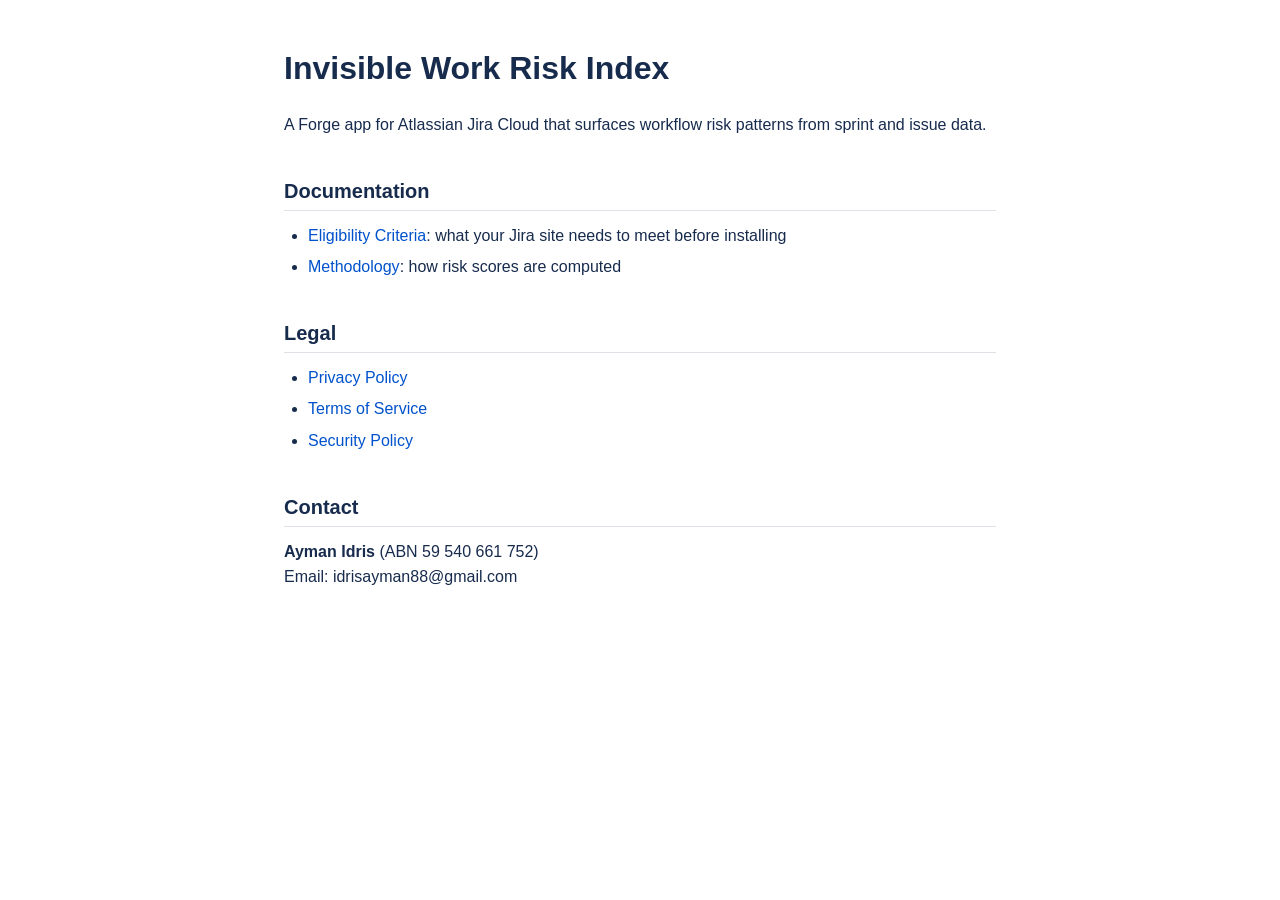
<file: index.html>
<!DOCTYPE html>
<html lang="en-AU">
<head>
  <meta charset="UTF-8">
  <meta name="viewport" content="width=device-width, initial-scale=1.0">
  <title>Invisible Work Risk Index — Legal</title>
  <meta name="description" content="Legal documents for the Invisible Work Risk Index Atlassian Forge app.">
  <link rel="stylesheet" href="style.css">
</head>
<body>
  <main>
    <h1>Invisible Work Risk Index</h1>
    <p>A Forge app for Atlassian Jira Cloud that surfaces workflow risk patterns from sprint and issue data.</p>

    <h2>Documentation</h2>
    <ul>
      <li><a href="./eligibility.html">Eligibility Criteria</a>: what your Jira site needs to meet before installing</li>
      <li><a href="./methodology.html">Methodology</a>: how risk scores are computed</li>
    </ul>

    <h2>Legal</h2>
    <ul>
      <li><a href="./privacy.html">Privacy Policy</a></li>
      <li><a href="./terms.html">Terms of Service</a></li>
      <li><a href="./security.html">Security Policy</a></li>
    </ul>

    <h2>Contact</h2>
    <p><strong>Ayman Idris</strong> (ABN 59 540 661 752)<br>
    Email: idrisayman88@gmail.com</p>
  </main>
</body>
</html>
</file>
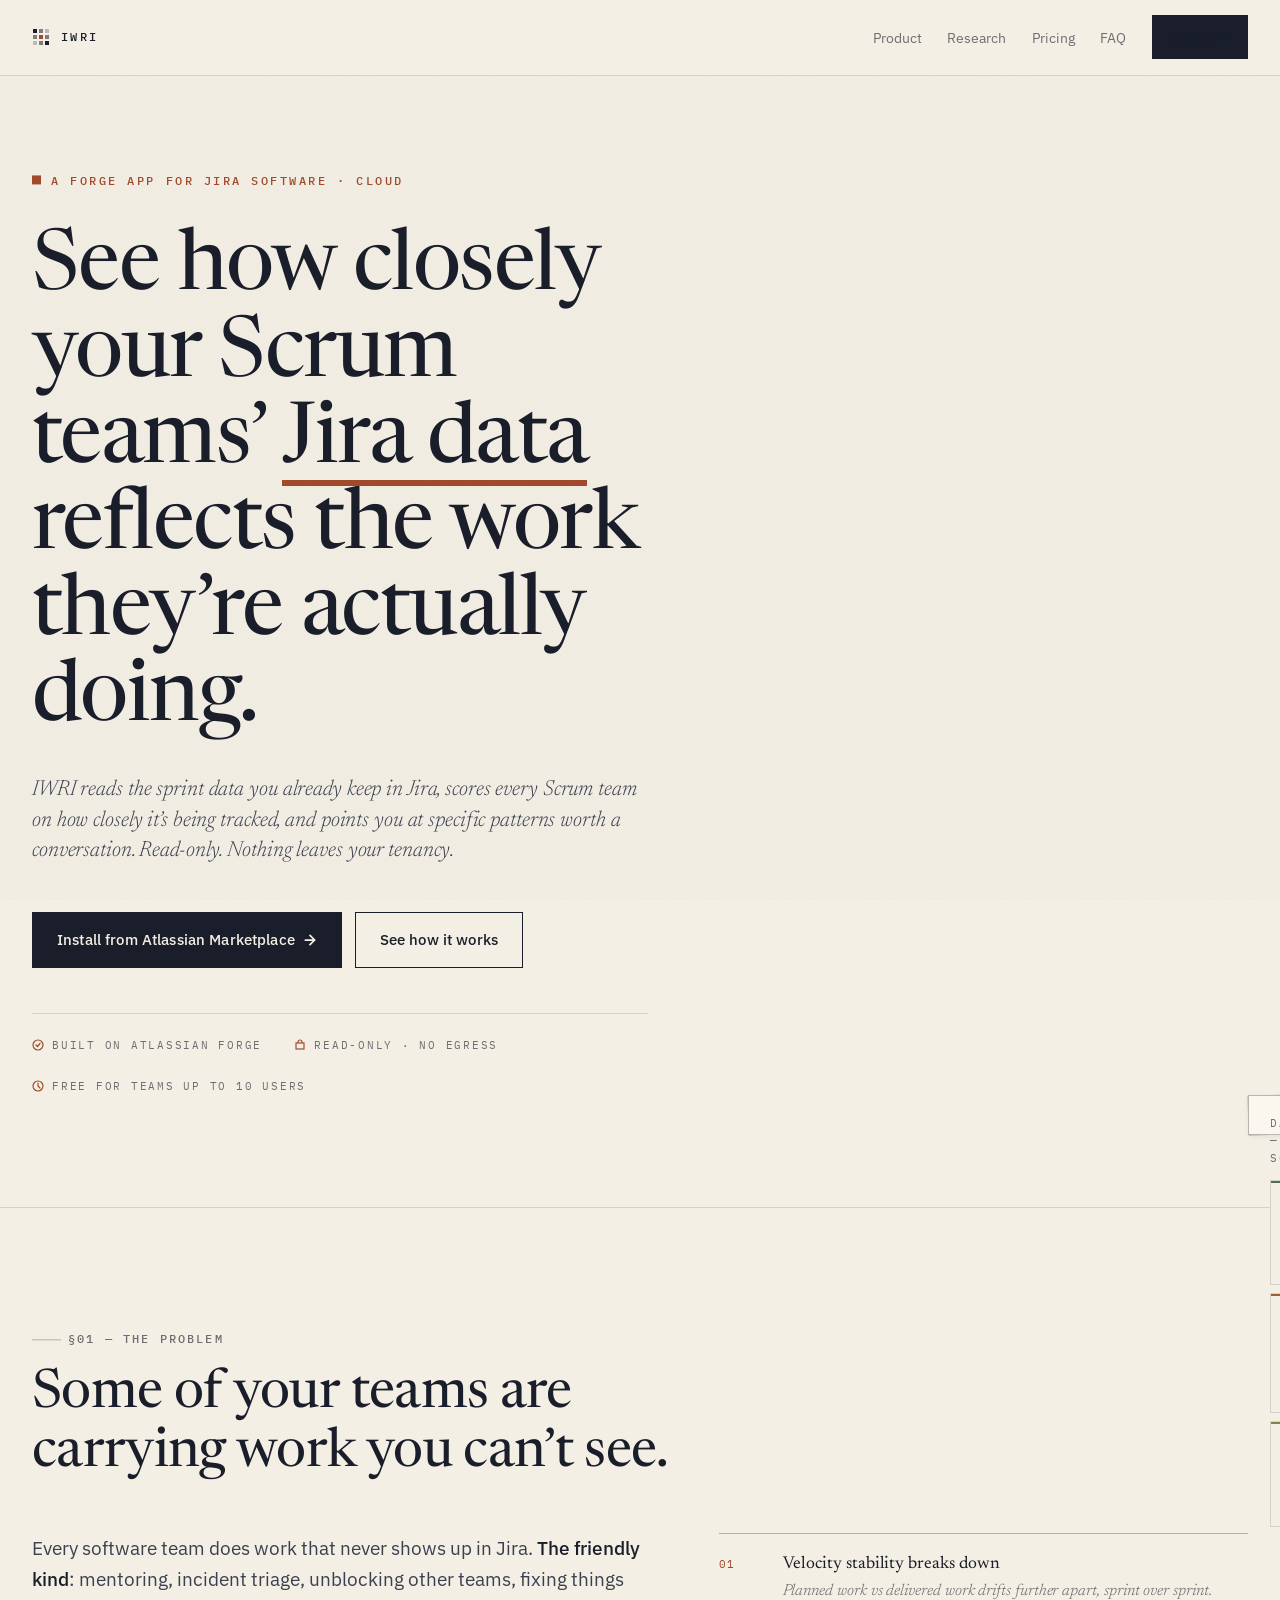
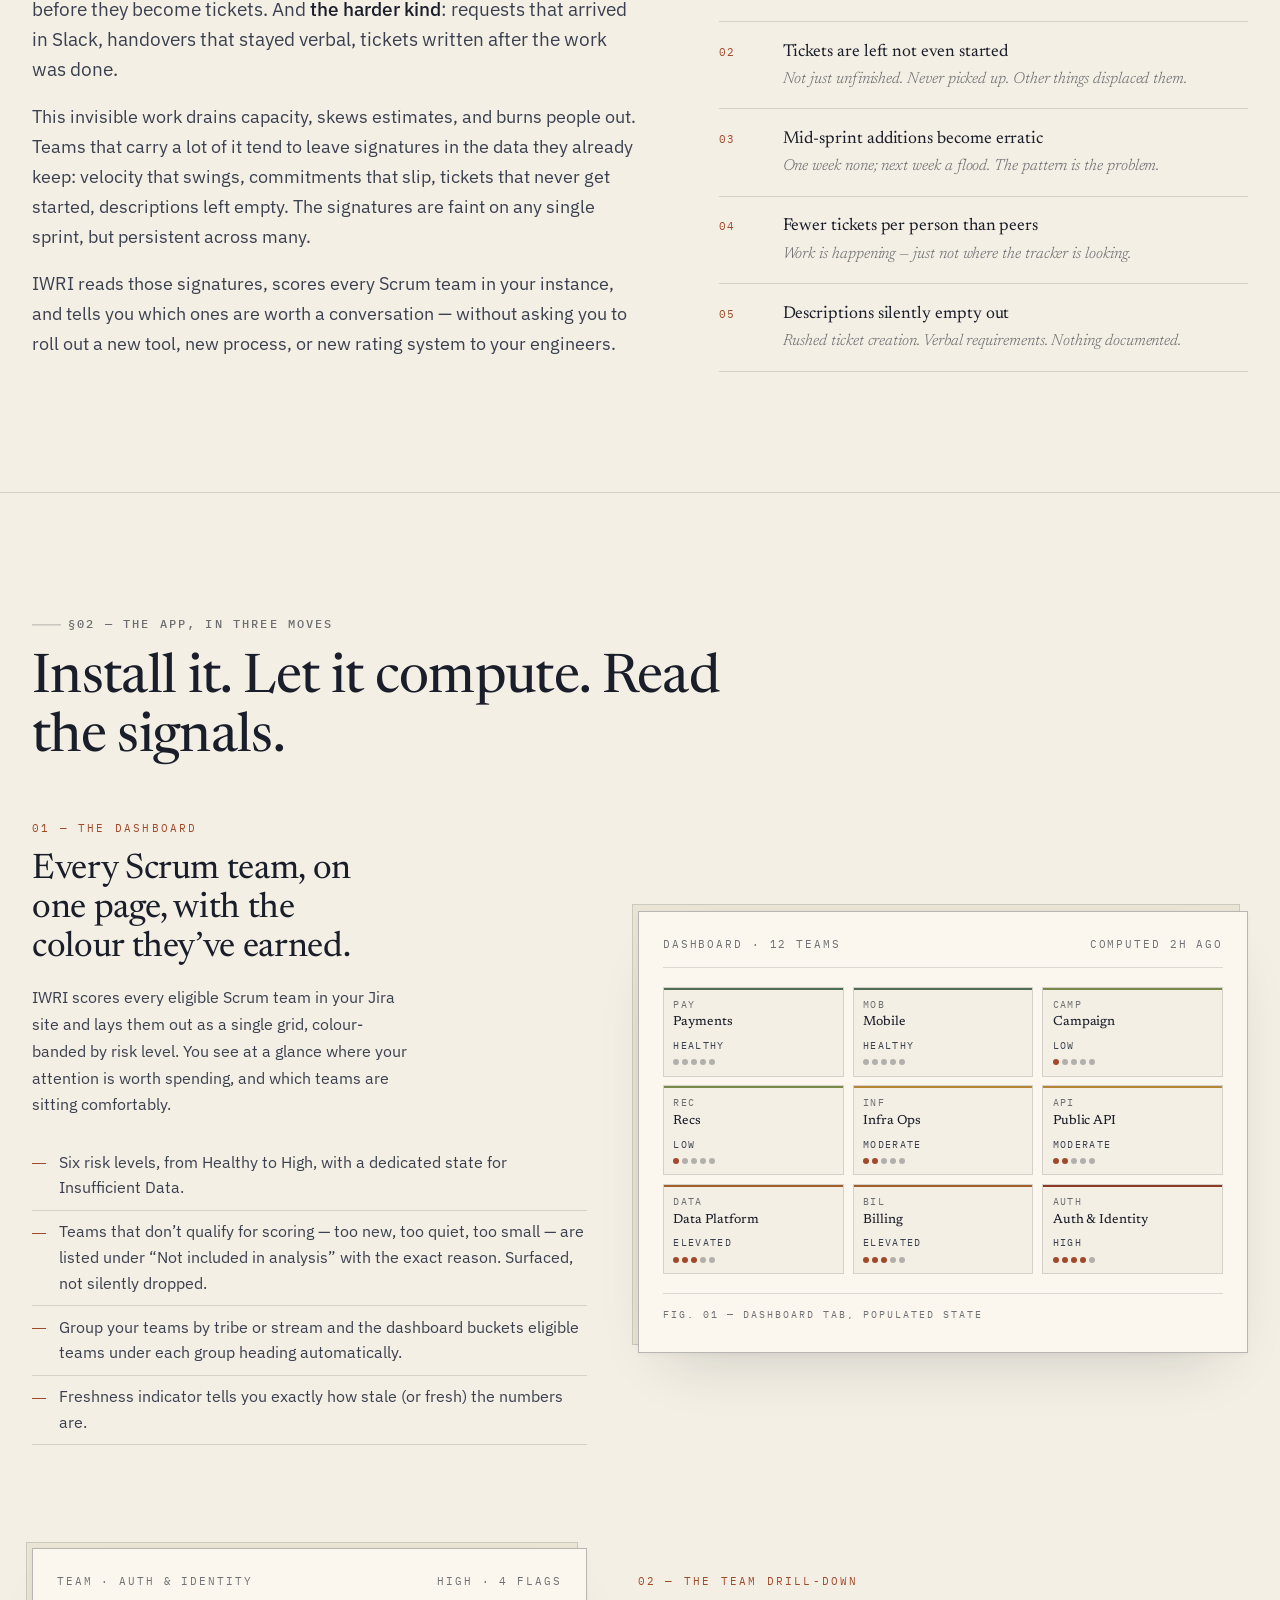
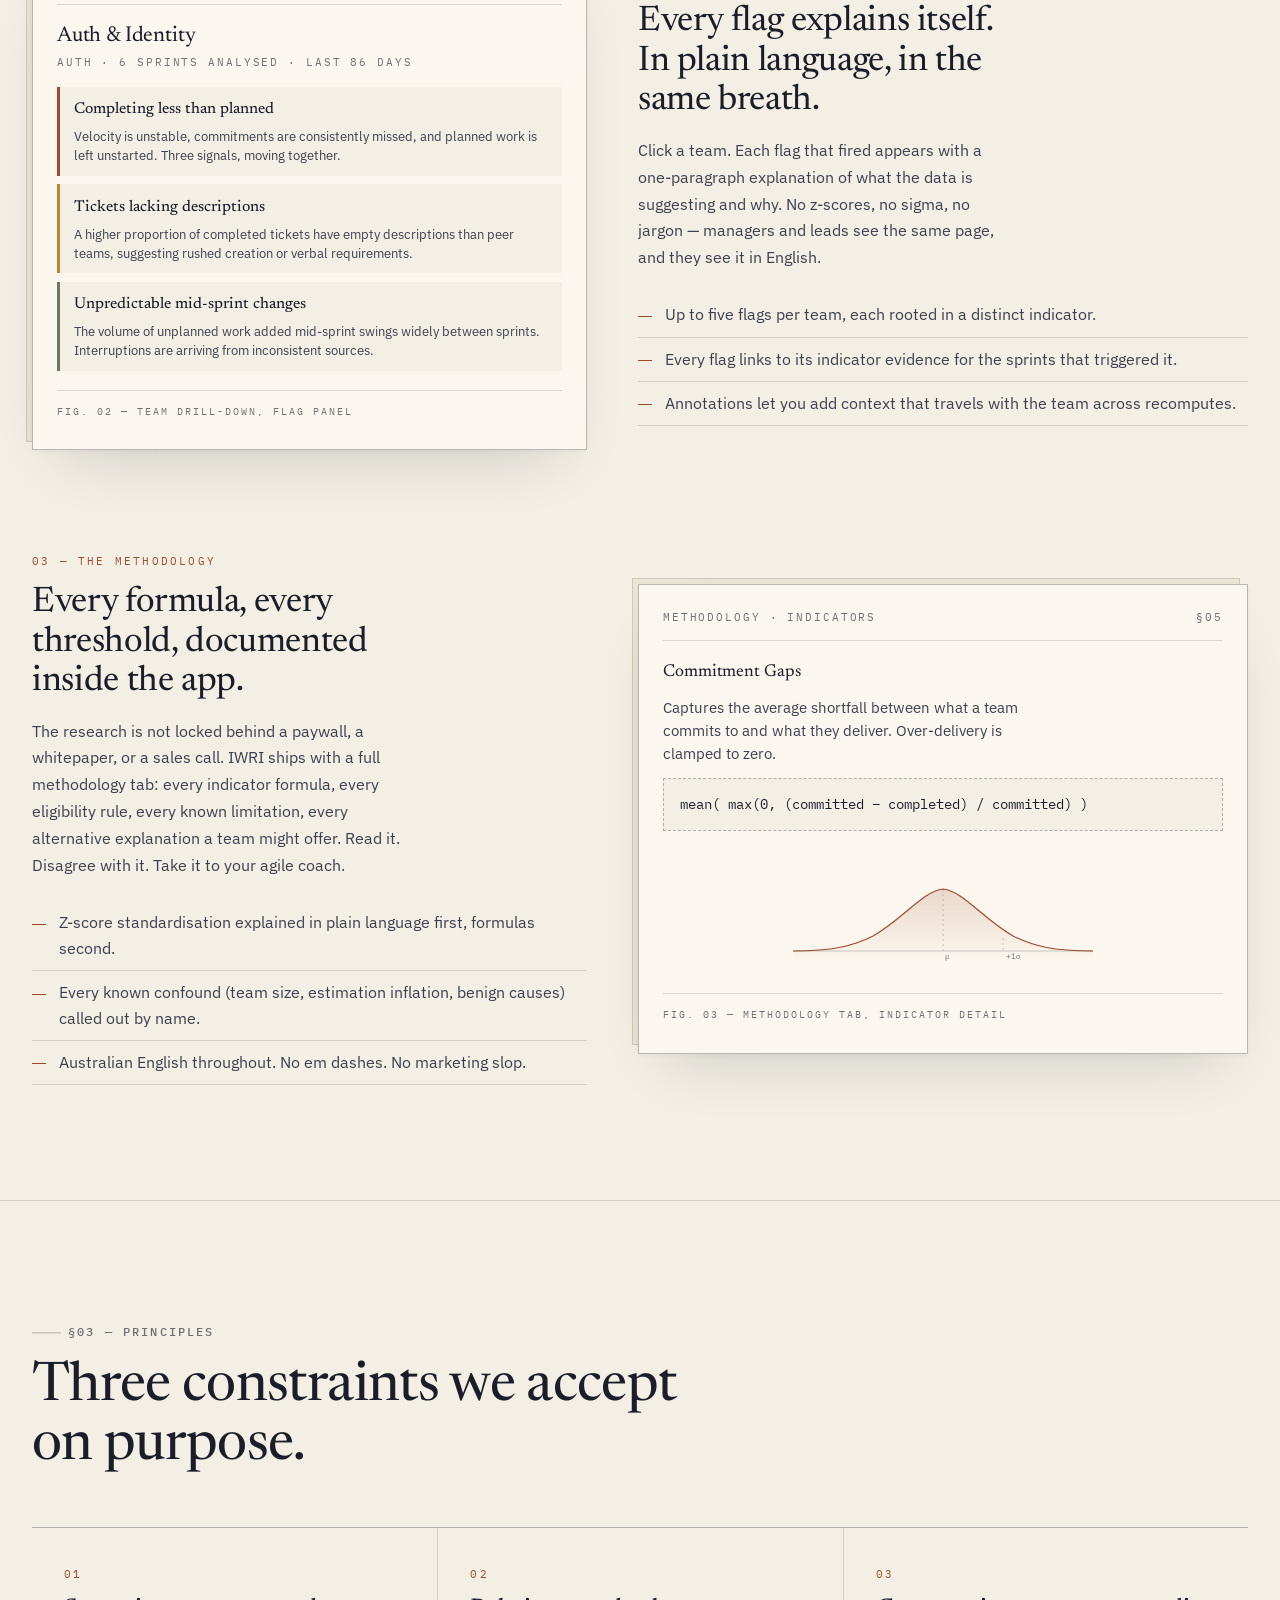
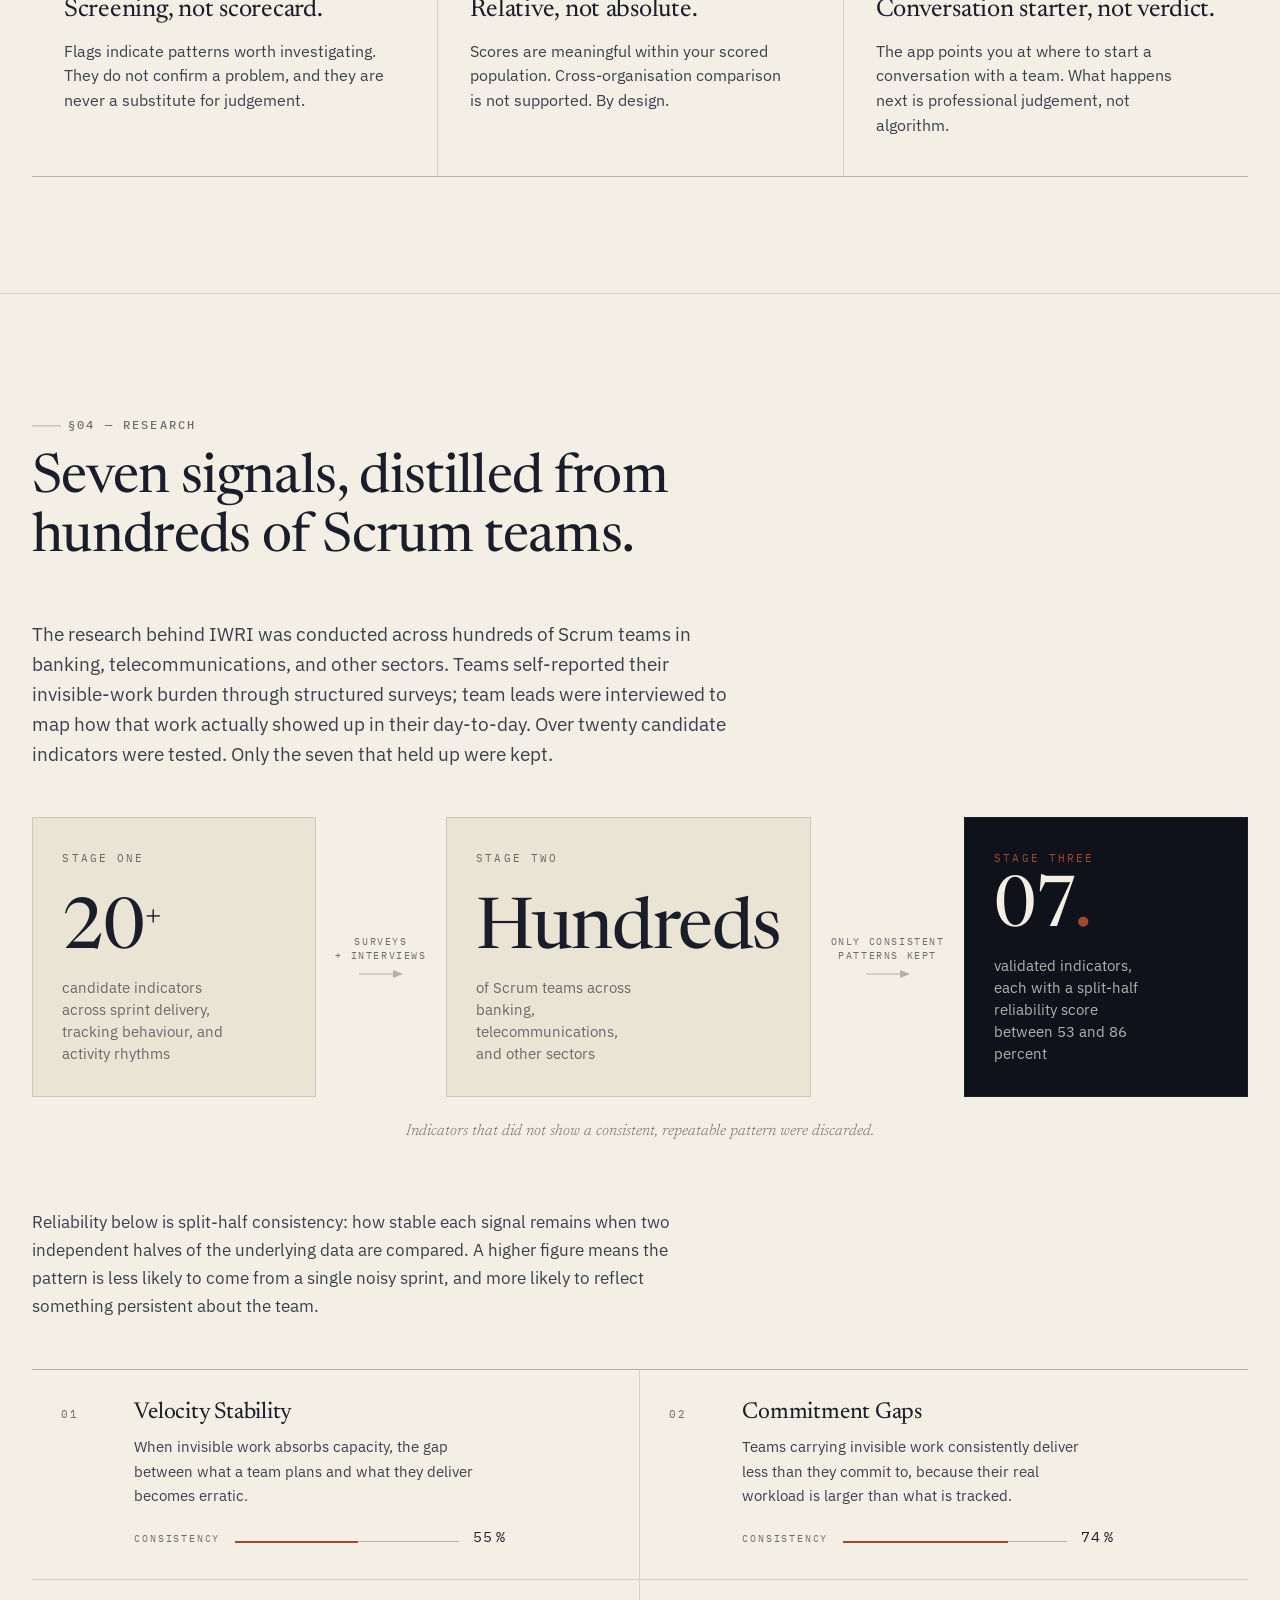
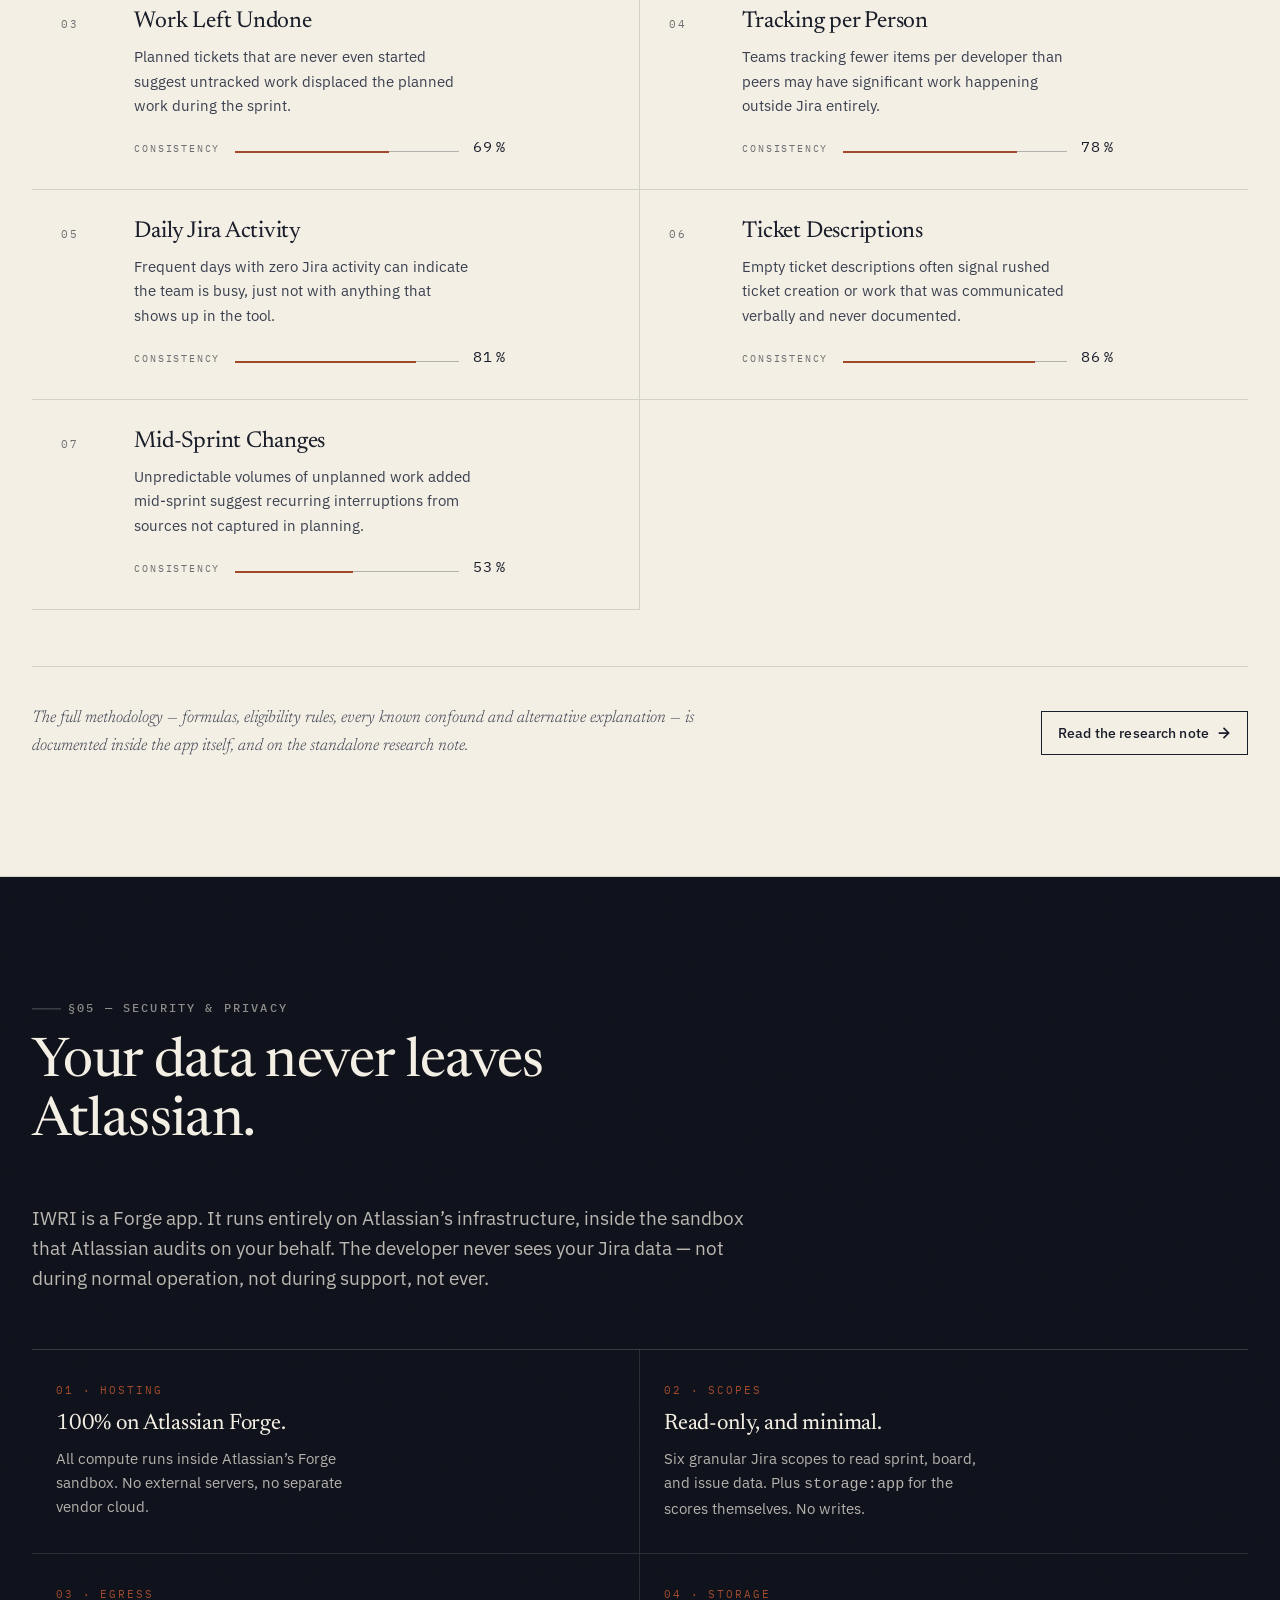
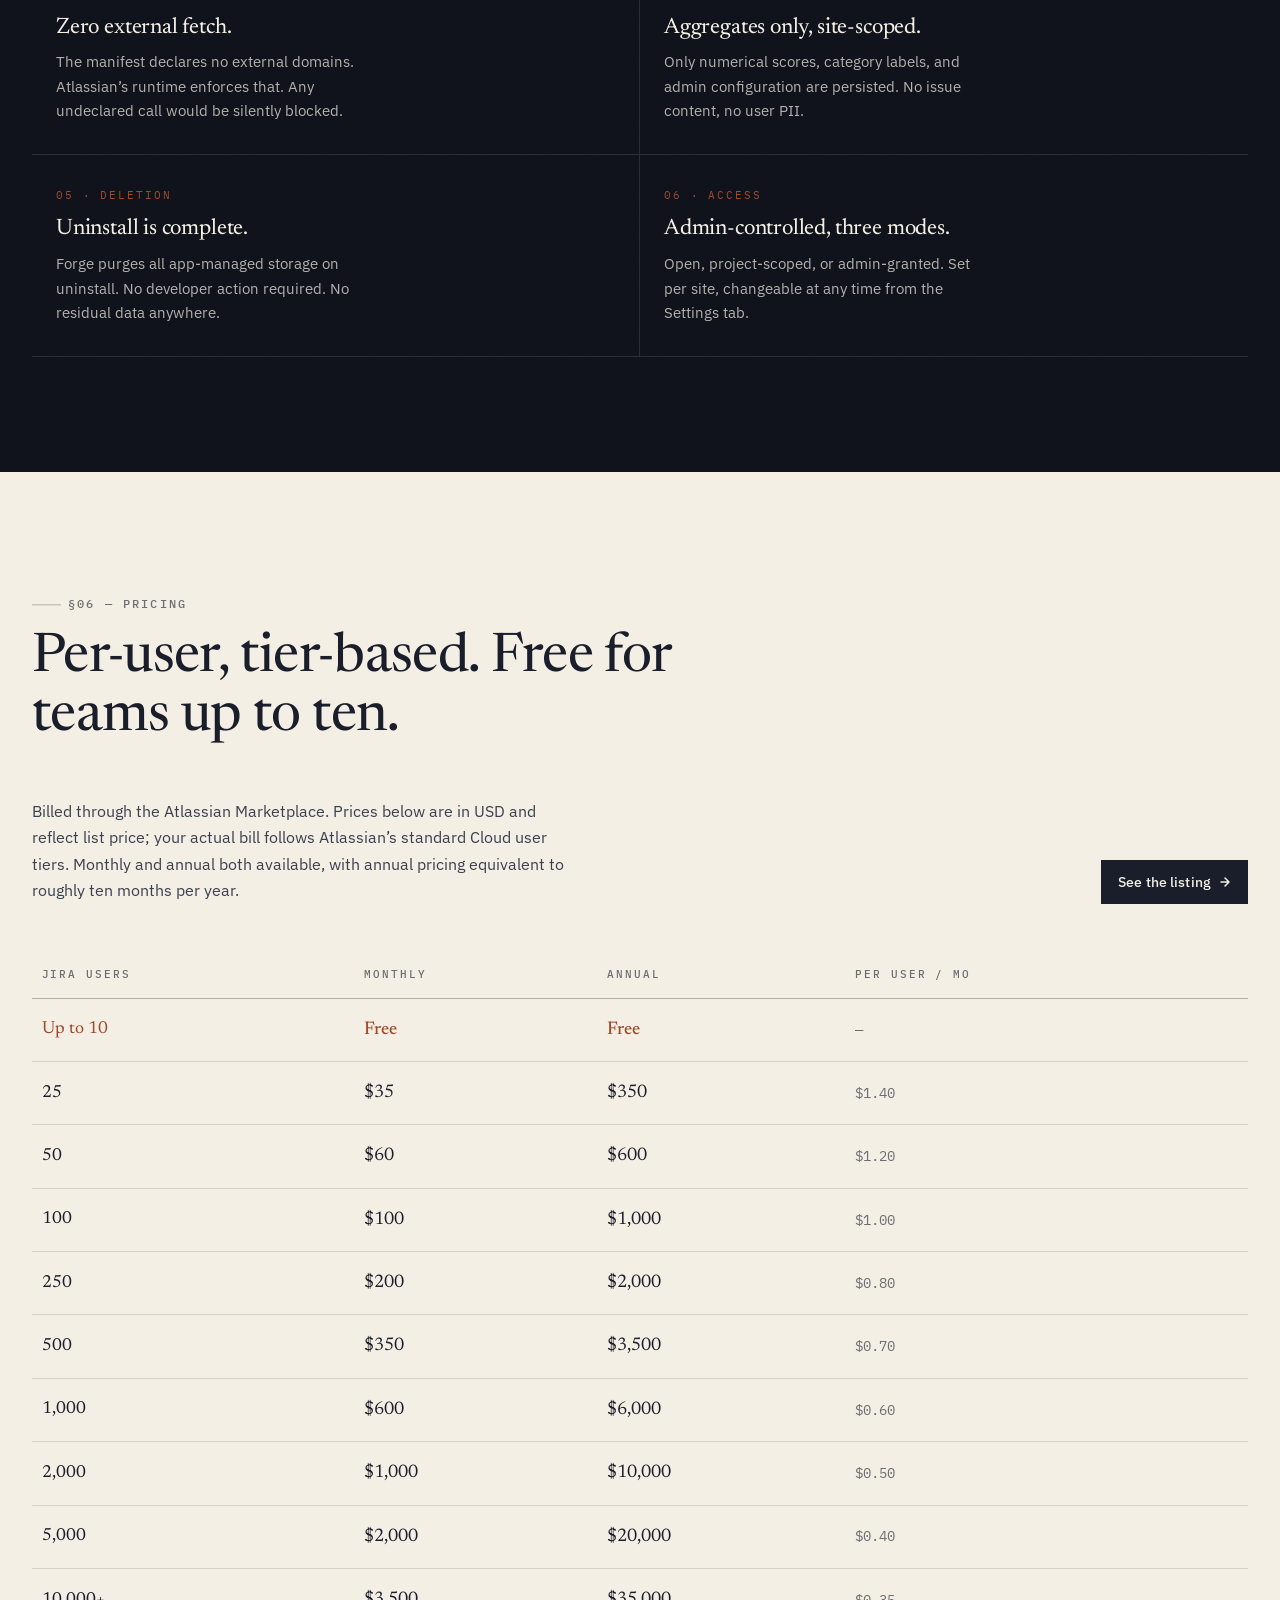
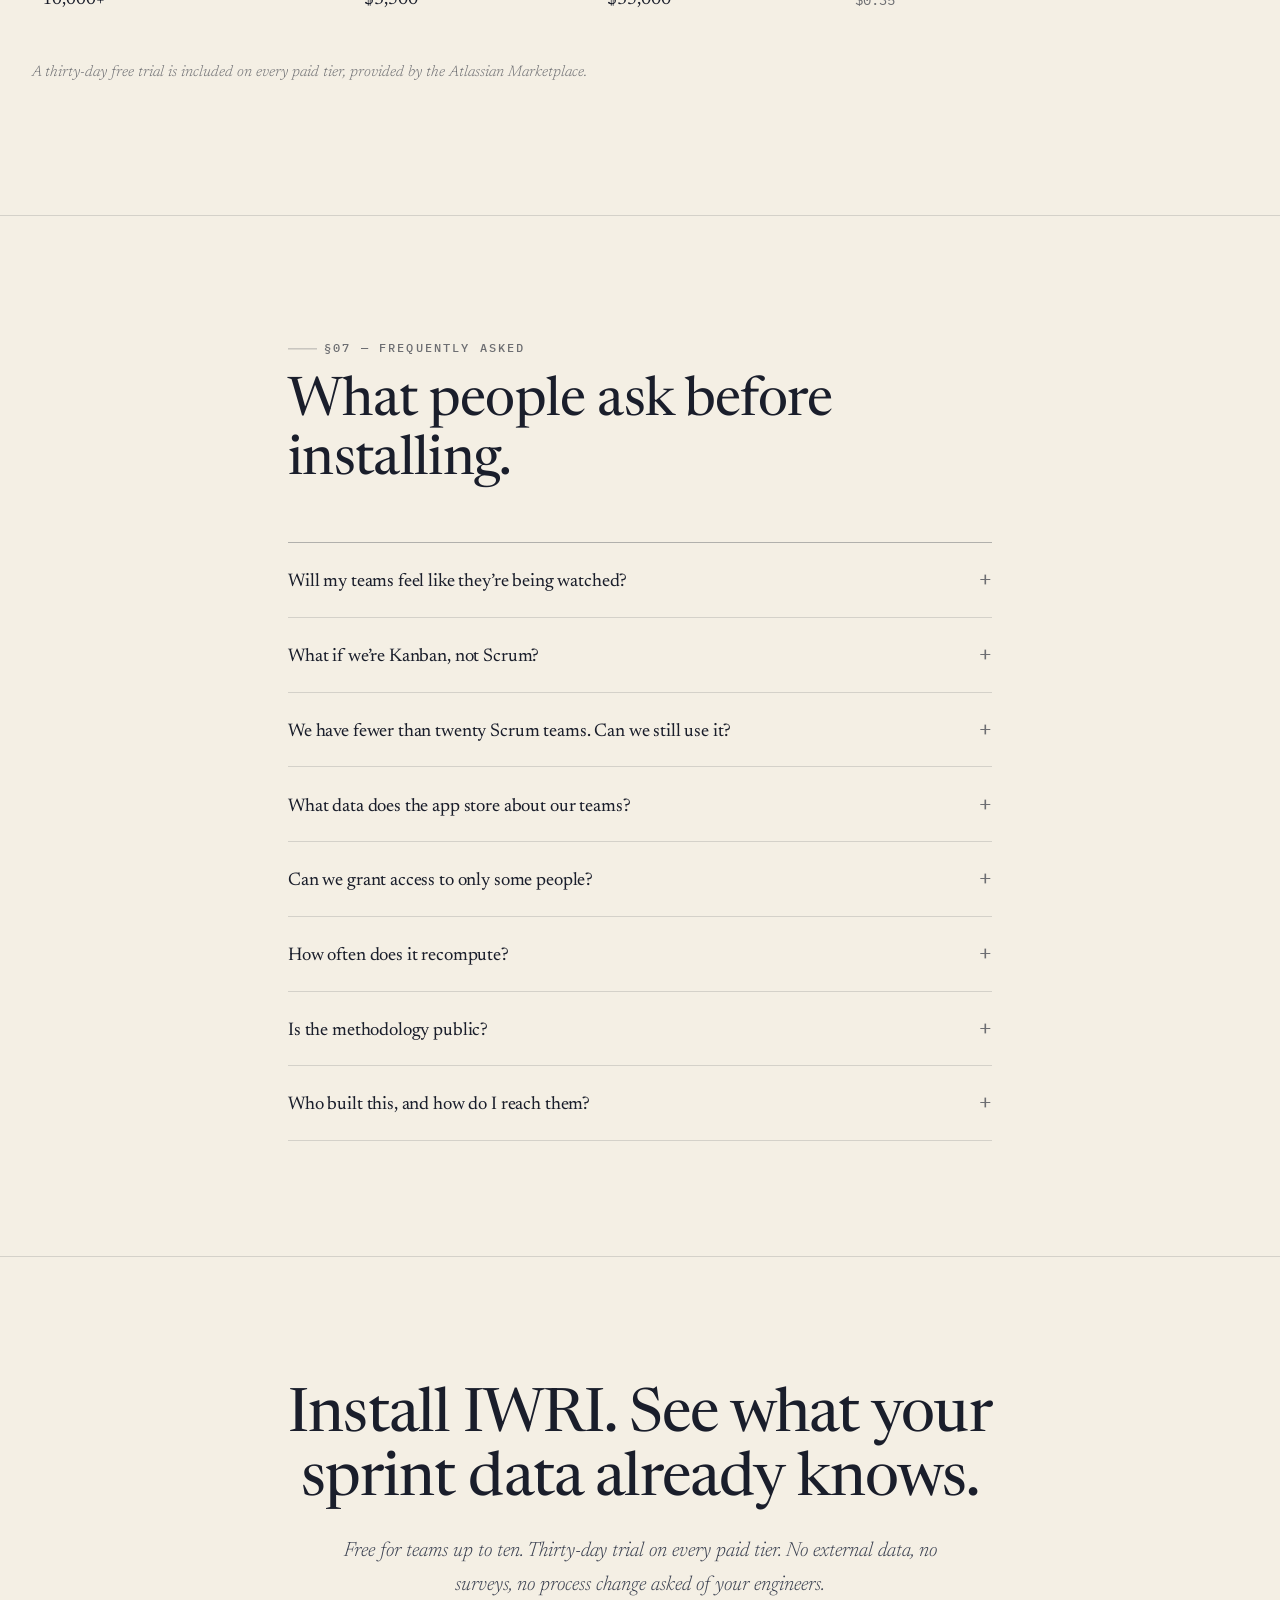
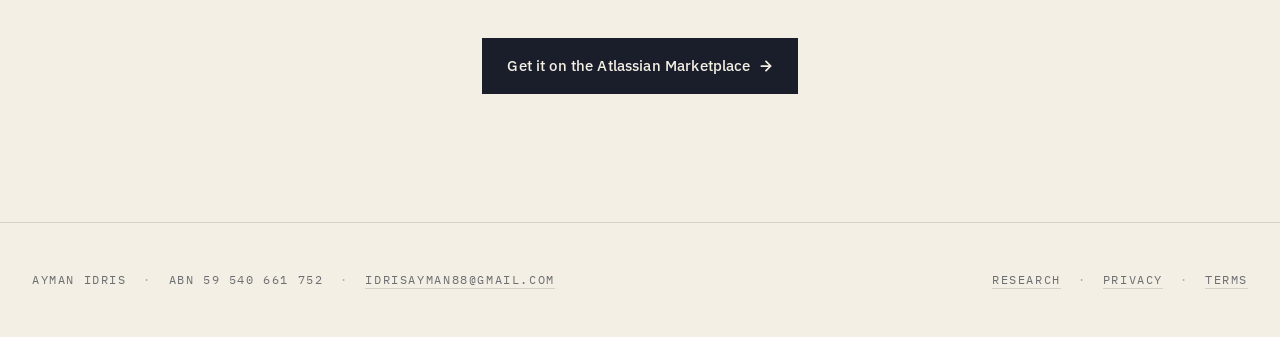
<file: about.html>
<!DOCTYPE html>
<html lang="en-AU">
<head>
  <meta charset="UTF-8">
  <meta name="viewport" content="width=device-width, initial-scale=1.0">
  <title>Invisible Work Risk Index &mdash; See how closely your Scrum teams&rsquo; Jira data reflects the work they&rsquo;re actually doing</title>
  <meta name="description" content="IWRI is a Forge app for Jira that scores every Scrum team on how closely their sprint data reflects the work they're actually doing. Research-grounded, read-only, nothing leaves your Jira tenancy.">
  <link rel="preconnect" href="https://fonts.googleapis.com">
  <link rel="preconnect" href="https://fonts.gstatic.com" crossorigin>
  <link href="https://fonts.googleapis.com/css2?family=Newsreader:ital,opsz,wght@0,6..72,300..700;1,6..72,300..500&family=IBM+Plex+Sans:wght@300;400;500;600&family=IBM+Plex+Mono:wght@400;500&display=swap" rel="stylesheet">
  <style>
    :root {
      --paper: #F4EFE4;
      --paper-deep: #EAE4D5;
      --paper-card: #FBF7EE;
      --ink: #1A1E2B;
      --ink-deep: #0F121B;
      --ink-soft: #3A4050;
      --ink-mute: rgba(26, 30, 43, 0.62);
      --rule: rgba(26, 30, 43, 0.14);
      --rule-strong: rgba(26, 30, 43, 0.30);
      --accent: #A04A2B;
      --accent-deep: #8A3E23;
      --accent-soft: rgba(160, 74, 43, 0.14);
      --sage: #6B7661;
      --sage-soft: rgba(107, 118, 97, 0.18);
      --healthy: #4F6E54;
      --low: #7A8A4A;
      --moderate: #B48635;
      --elevated: #A15F2C;
      --high: #8C3B27;

      --serif: "Newsreader", "Iowan Old Style", Georgia, serif;
      --sans: "IBM Plex Sans", -apple-system, BlinkMacSystemFont, system-ui, sans-serif;
      --mono: "IBM Plex Mono", "SF Mono", Menlo, Consolas, monospace;

      --col: min(76rem, 100% - 2.5rem);
      --col-narrow: min(44rem, 100% - 2.5rem);
      --col-wide: min(90rem, 100% - 2.5rem);
    }

    * { box-sizing: border-box; }

    html {
      -webkit-font-smoothing: antialiased;
      -moz-osx-font-smoothing: grayscale;
      text-rendering: optimizeLegibility;
      scroll-behavior: smooth;
    }

    html, body { margin: 0; padding: 0; }

    body {
      background: var(--paper);
      color: var(--ink);
      font-family: var(--sans);
      font-size: 17px;
      line-height: 1.65;
      font-weight: 400;
      min-height: 100vh;
      position: relative;
      overflow-x: hidden;
    }

    body::before {
      content: "";
      position: fixed;
      inset: 0;
      pointer-events: none;
      z-index: 1;
      opacity: 0.42;
      mix-blend-mode: multiply;
      background-image: url("data:image/svg+xml;utf8,<svg xmlns='http://www.w3.org/2000/svg' width='220' height='220'><filter id='n'><feTurbulence type='fractalNoise' baseFrequency='0.85' numOctaves='2' stitchTiles='stitch'/><feColorMatrix values='0 0 0 0 0.10  0 0 0 0 0.12  0 0 0 0 0.17  0 0 0 0.08 0'/></filter><rect width='100%' height='100%' filter='url(%23n)'/></svg>");
    }

    main, header, footer, nav, section { position: relative; z-index: 2; }

    .col { width: var(--col); margin-inline: auto; }
    .col-narrow { width: var(--col-narrow); margin-inline: auto; }
    .col-wide { width: var(--col-wide); margin-inline: auto; }

    /* ------------------------------------------------------------------
       Typography system
       ------------------------------------------------------------------ */

    h1, h2, h3, h4 { margin: 0; font-weight: 400; }

    .kicker {
      font-family: var(--mono);
      font-weight: 500;
      font-size: 11.5px;
      letter-spacing: 0.22em;
      text-transform: uppercase;
      color: var(--ink-mute);
    }

    .section-tag {
      font-family: var(--mono);
      font-weight: 500;
      font-size: 12px;
      letter-spacing: 0.18em;
      text-transform: uppercase;
      color: var(--ink-mute);
      display: inline-flex;
      align-items: baseline;
      gap: 0.6em;
      margin-bottom: 1rem;
    }
    .section-tag::before {
      content: "";
      width: 1.8rem;
      height: 1px;
      background: var(--rule-strong);
      display: inline-block;
      transform: translateY(-0.22em);
    }

    .display {
      font-family: var(--serif);
      font-optical-sizing: auto;
      font-weight: 420;
      letter-spacing: -0.018em;
      line-height: 1.02;
      color: var(--ink);
    }
    .display em { font-style: italic; font-weight: 380; }

    .hed {
      font-family: var(--serif);
      font-optical-sizing: auto;
      font-weight: 430;
      letter-spacing: -0.012em;
      line-height: 1.08;
    }

    .deck {
      font-family: var(--serif);
      font-weight: 300;
      font-style: italic;
      line-height: 1.4;
      color: var(--ink-soft);
      letter-spacing: -0.005em;
    }

    p { margin: 0 0 1em; }
    p.lede { font-size: 1.16rem; line-height: 1.62; color: var(--ink-soft); }

    a { color: inherit; }

    /* ------------------------------------------------------------------
       Top navigation
       ------------------------------------------------------------------ */

    nav.top {
      position: sticky;
      top: 0;
      z-index: 50;
      background: rgba(244, 239, 228, 0.82);
      backdrop-filter: saturate(1.2) blur(12px);
      -webkit-backdrop-filter: saturate(1.2) blur(12px);
      border-bottom: 1px solid var(--rule);
    }
    nav.top .inner {
      display: flex;
      align-items: center;
      justify-content: space-between;
      padding: 0.95rem 0;
    }
    nav.top .mark {
      display: inline-flex;
      align-items: center;
      gap: 0.7rem;
      font-family: var(--mono);
      font-size: 12px;
      letter-spacing: 0.18em;
      text-transform: uppercase;
      color: var(--ink);
      text-decoration: none;
      font-weight: 500;
    }
    nav.top .mark svg { display: block; }
    nav.top ul {
      list-style: none;
      margin: 0;
      padding: 0;
      display: flex;
      gap: clamp(0.7rem, 2vw, 1.8rem);
      align-items: center;
    }
    nav.top ul a {
      font-family: var(--sans);
      font-size: 14px;
      color: var(--ink-mute);
      text-decoration: none;
      letter-spacing: 0;
      transition: color 0.15s;
    }
    nav.top ul a:hover { color: var(--ink); }

    .btn {
      display: inline-flex;
      align-items: center;
      gap: 0.5rem;
      padding: 0.6rem 1rem;
      background: var(--ink);
      color: var(--paper);
      text-decoration: none;
      font-family: var(--sans);
      font-size: 13.5px;
      font-weight: 500;
      letter-spacing: 0.01em;
      border: 1px solid var(--ink);
      transition: background 0.15s, color 0.15s, border-color 0.15s, transform 0.15s;
      cursor: pointer;
    }
    .btn:hover { background: var(--accent); border-color: var(--accent); }

    .btn.btn--lg {
      padding: 0.95rem 1.5rem;
      font-size: 14.5px;
    }

    .btn.btn--ghost {
      background: transparent;
      color: var(--ink);
    }
    .btn.btn--ghost:hover { background: var(--ink); color: var(--paper); }

    .btn svg { transition: transform 0.2s; }
    .btn:hover svg { transform: translateX(3px); }

    @media (max-width: 640px) {
      nav.top ul li.hide-sm { display: none; }
    }

    /* ------------------------------------------------------------------
       Hero
       ------------------------------------------------------------------ */

    header.hero {
      padding: clamp(3rem, 7vw, 6rem) 0 clamp(4rem, 9vw, 7rem);
      border-bottom: 1px solid var(--rule);
      position: relative;
    }

    .hero-grid {
      display: grid;
      grid-template-columns: 1fr;
      gap: clamp(3rem, 5vw, 4rem);
      align-items: end;
    }
    @media (min-width: 1000px) {
      .hero-grid { grid-template-columns: 1.15fr 1fr; gap: clamp(3rem, 5vw, 5rem); }
    }

    .hero-edition {
      display: inline-flex;
      align-items: baseline;
      gap: 0.9em;
      margin-bottom: 2.2rem;
    }
    .hero-edition .plate {
      display: inline-block;
      width: 0.55rem;
      height: 0.55rem;
      background: var(--accent);
      transform: translateY(-0.05em);
    }

    h1.hero-title {
      font-size: clamp(2.4rem, 6.6vw, 5.4rem);
      max-width: 18ch;
      margin-bottom: clamp(1.4rem, 2.8vw, 2rem);
    }
    h1.hero-title .accent-underline {
      position: relative;
      white-space: nowrap;
    }
    h1.hero-title .accent-underline::after {
      content: "";
      position: absolute;
      left: 0; right: 0; bottom: -0.02em;
      height: 0.07em;
      background: var(--accent);
      transform-origin: left;
      transform: scaleX(0);
      animation: underline-grow 1.2s cubic-bezier(0.22, 1, 0.36, 1) 0.9s forwards;
    }

    .hero-deck {
      font-size: clamp(1.15rem, 1.7vw, 1.4rem);
      max-width: 42rem;
      margin-bottom: clamp(2rem, 3.5vw, 2.8rem);
    }

    .hero-cta {
      display: flex;
      flex-wrap: wrap;
      gap: 0.8rem;
      align-items: center;
      margin-bottom: clamp(2rem, 4vw, 2.8rem);
    }

    .hero-trust {
      display: flex;
      flex-wrap: wrap;
      gap: 1.4rem 2rem;
      padding-top: 1.4rem;
      border-top: 1px solid var(--rule);
      font-family: var(--mono);
      font-size: 11px;
      letter-spacing: 0.16em;
      text-transform: uppercase;
      color: var(--ink-mute);
    }
    .hero-trust span { display: inline-flex; align-items: center; gap: 0.5rem; }
    .hero-trust svg { color: var(--accent); }

    /* Hero visual — a stylised product tile */
    .hero-visual {
      position: relative;
      aspect-ratio: 1 / 1.12;
      max-width: 34rem;
      margin-left: auto;
      margin-right: 0;
    }

    .hero-visual .panel {
      position: absolute;
      background: var(--paper-card);
      border: 1px solid var(--rule-strong);
      box-shadow: 0 30px 60px -25px rgba(26, 30, 43, 0.22), 0 2px 6px rgba(26, 30, 43, 0.04);
      padding: 1.2rem 1.3rem;
    }

    .hero-visual .panel--main {
      inset: 0 0 14% 14%;
    }

    .hero-visual .panel--back {
      inset: 12% 18% 22% 0;
      background: var(--paper-deep);
      opacity: 0.75;
      transform: rotate(-1.8deg);
      z-index: -1;
    }

    .hv-hed {
      font-family: var(--mono);
      font-size: 10.5px;
      letter-spacing: 0.2em;
      text-transform: uppercase;
      color: var(--ink-mute);
      margin-bottom: 0.8rem;
      display: flex;
      justify-content: space-between;
    }

    .hv-grid {
      display: grid;
      grid-template-columns: repeat(3, 1fr);
      gap: 0.5rem;
    }

    .hv-cell {
      border: 1px solid var(--rule);
      background: var(--paper);
      padding: 0.55rem 0.6rem 0.65rem;
      font-family: var(--sans);
      position: relative;
      overflow: hidden;
    }
    .hv-cell .band {
      position: absolute; top: 0; left: 0; right: 0; height: 2px;
    }
    .hv-cell.t-healthy .band { background: var(--healthy); }
    .hv-cell.t-low .band { background: var(--low); }
    .hv-cell.t-moderate .band { background: var(--moderate); }
    .hv-cell.t-elevated .band { background: var(--elevated); }
    .hv-cell.t-high .band { background: var(--high); }
    .hv-cell.t-mute .band { background: var(--rule-strong); }

    .hv-cell .pj {
      font-family: var(--mono);
      font-size: 9.5px;
      letter-spacing: 0.14em;
      color: var(--ink-mute);
      text-transform: uppercase;
    }
    .hv-cell .name {
      font-family: var(--serif);
      font-size: 0.82rem;
      font-weight: 430;
      letter-spacing: -0.004em;
      margin-top: 0.12rem;
      line-height: 1.15;
    }
    .hv-cell .lvl {
      font-family: var(--mono);
      font-size: 9.5px;
      letter-spacing: 0.14em;
      margin-top: 0.55rem;
      text-transform: uppercase;
      color: var(--ink-soft);
    }
    .hv-cell .dots {
      display: flex;
      gap: 3px;
      margin-top: 0.35rem;
    }
    .hv-cell .dots i {
      width: 6px; height: 6px; border-radius: 50%;
      background: var(--rule-strong);
      display: inline-block;
    }
    .hv-cell .dots i.on { background: var(--accent); }

    /* ------------------------------------------------------------------
       Sections, shared
       ------------------------------------------------------------------ */

    section.s {
      padding: clamp(4.5rem, 9vw, 7.5rem) 0;
      border-bottom: 1px solid var(--rule);
    }
    section.s:last-of-type { border-bottom: 0; }

    .section-head { margin-bottom: clamp(2.2rem, 4vw, 3.4rem); }
    .section-head h2 {
      font-size: clamp(2rem, 4.6vw, 3.4rem);
      max-width: 22ch;
      color: var(--ink);
    }

    /* ------------------------------------------------------------------
       §01 The problem
       ------------------------------------------------------------------ */

    .problem-grid {
      display: grid;
      grid-template-columns: 1fr;
      gap: clamp(2rem, 4vw, 3.2rem);
    }
    @media (min-width: 900px) { .problem-grid { grid-template-columns: 1.2fr 1fr; } }

    .problem-prose {
      max-width: 38rem;
      font-size: 1.1rem;
      line-height: 1.7;
      color: var(--ink-soft);
    }
    .problem-prose strong { color: var(--ink); font-weight: 500; }

    .examples {
      display: flex;
      flex-direction: column;
      gap: 0;
      border-top: 1px solid var(--rule-strong);
    }
    .example {
      display: grid;
      grid-template-columns: 3rem 1fr;
      gap: 1rem;
      padding: 1.1rem 0;
      border-bottom: 1px solid var(--rule);
      align-items: baseline;
    }
    .example .n {
      font-family: var(--mono);
      font-size: 10.5px;
      letter-spacing: 0.18em;
      color: var(--accent);
      padding-top: 0.25rem;
    }
    .example .txt {
      font-family: var(--serif);
      font-weight: 420;
      font-size: 1.08rem;
      line-height: 1.45;
      letter-spacing: -0.004em;
      color: var(--ink);
    }
    .example .txt em { color: var(--ink-mute); font-style: italic; font-weight: 320; font-size: 0.92em; display: block; margin-top: 0.2em; }

    /* ------------------------------------------------------------------
       §02 Product tour
       ------------------------------------------------------------------ */

    .tour {
      display: flex;
      flex-direction: column;
      gap: clamp(4rem, 8vw, 7rem);
    }

    .tour-row {
      display: grid;
      grid-template-columns: 1fr;
      gap: clamp(2rem, 4vw, 3.5rem);
      align-items: center;
    }
    @media (min-width: 900px) {
      .tour-row { grid-template-columns: 1fr 1.1fr; }
      .tour-row.reverse > *:first-child { order: 2; }
    }

    .tour-copy .step {
      font-family: var(--mono);
      font-size: 11px;
      letter-spacing: 0.2em;
      color: var(--accent);
      text-transform: uppercase;
      margin-bottom: 0.8rem;
    }
    .tour-copy h3 {
      font-family: var(--serif);
      font-weight: 430;
      font-size: clamp(1.6rem, 2.8vw, 2.2rem);
      letter-spacing: -0.01em;
      line-height: 1.12;
      margin-bottom: 1rem;
      max-width: 18ch;
    }
    .tour-copy p {
      font-size: 1.02rem;
      line-height: 1.65;
      color: var(--ink-soft);
      max-width: 38ch;
    }

    .tour-copy ul {
      list-style: none;
      padding: 0;
      margin: 1.4rem 0 0;
      font-size: 0.97rem;
    }
    .tour-copy ul li {
      display: flex;
      gap: 0.8rem;
      padding: 0.55rem 0;
      border-bottom: 1px solid var(--rule);
      color: var(--ink-soft);
    }
    .tour-copy ul li::before {
      content: "";
      width: 14px;
      height: 1px;
      background: var(--accent);
      margin-top: 0.85rem;
      flex-shrink: 0;
    }

    /* Mockup panels */
    .mockup {
      background: var(--paper-card);
      border: 1px solid var(--rule-strong);
      padding: 1.5rem 1.5rem 1.8rem;
      box-shadow: 0 30px 60px -30px rgba(26, 30, 43, 0.2), 0 2px 6px rgba(26, 30, 43, 0.04);
      position: relative;
    }
    .mockup::before {
      content: "";
      position: absolute;
      top: -0.45rem; left: -0.45rem;
      right: 0.45rem; bottom: 0.45rem;
      background: var(--paper-deep);
      border: 1px solid var(--rule);
      z-index: -1;
    }
    .mockup .bar {
      display: flex;
      justify-content: space-between;
      align-items: center;
      padding-bottom: 0.85rem;
      border-bottom: 1px solid var(--rule);
      margin-bottom: 1.2rem;
      font-family: var(--mono);
      font-size: 10.5px;
      letter-spacing: 0.18em;
      text-transform: uppercase;
      color: var(--ink-mute);
    }
    .mockup .fig {
      font-family: var(--mono);
      font-size: 10px;
      letter-spacing: 0.2em;
      color: var(--ink-mute);
      margin-top: 1.2rem;
      padding-top: 0.8rem;
      border-top: 1px solid var(--rule);
      text-transform: uppercase;
    }

    /* Mockup 1: dashboard grid */
    .m-dash .grid {
      display: grid;
      grid-template-columns: repeat(3, 1fr);
      gap: 0.55rem;
    }
    @media (max-width: 500px) {
      .m-dash .grid { grid-template-columns: repeat(2, 1fr); }
    }

    /* Mockup 2: drill-down */
    .m-drill .title {
      font-family: var(--serif);
      font-size: 1.35rem;
      line-height: 1.15;
      font-weight: 430;
      letter-spacing: -0.008em;
      margin-bottom: 0.3rem;
    }
    .m-drill .sub {
      font-family: var(--mono);
      font-size: 10.5px;
      letter-spacing: 0.18em;
      text-transform: uppercase;
      color: var(--ink-mute);
      margin-bottom: 1rem;
    }
    .m-drill .flag {
      border-left: 3px solid var(--accent);
      padding: 0.65rem 0.9rem;
      background: var(--paper);
      margin-bottom: 0.55rem;
    }
    .m-drill .flag .fname {
      font-family: var(--serif);
      font-size: 0.98rem;
      font-weight: 450;
    }
    .m-drill .flag .fbody {
      font-size: 0.82rem;
      color: var(--ink-soft);
      line-height: 1.45;
      margin-top: 0.25rem;
    }
    .m-drill .flag.sage { border-left-color: var(--sage); }
    .m-drill .flag.amb { border-left-color: var(--moderate); }

    /* Mockup 3: methodology */
    .m-meth .formula {
      font-family: var(--mono);
      font-size: 0.88rem;
      padding: 0.95rem 1rem;
      background: var(--paper);
      border: 1px dashed var(--rule-strong);
      line-height: 1.45;
      margin: 0.8rem 0 1.1rem;
    }
    .m-meth .meta {
      font-family: var(--serif);
      font-size: 1.08rem;
      line-height: 1.4;
      font-weight: 430;
      letter-spacing: -0.004em;
      margin-bottom: 0.8rem;
    }
    .m-meth .curve {
      width: 100%;
      height: 100px;
      margin: 0.8rem 0 0.3rem;
    }

    /* ------------------------------------------------------------------
       §03 Principles
       ------------------------------------------------------------------ */

    .principles {
      display: grid;
      grid-template-columns: 1fr;
      gap: 0;
      border-top: 1px solid var(--rule-strong);
      border-bottom: 1px solid var(--rule-strong);
    }
    @media (min-width: 860px) { .principles { grid-template-columns: repeat(3, 1fr); } }

    .principle {
      padding: clamp(1.8rem, 3vw, 2.4rem) clamp(1.4rem, 2.5vw, 2rem);
      border-bottom: 1px solid var(--rule);
      display: flex;
      flex-direction: column;
      gap: 0.8rem;
    }
    @media (min-width: 860px) {
      .principle { border-bottom: 0; }
      .principle + .principle { border-left: 1px solid var(--rule); }
    }
    .principle:last-child { border-bottom: 0; }
    .principle .idx {
      font-family: var(--mono);
      font-size: 10.5px;
      letter-spacing: 0.22em;
      color: var(--accent);
    }
    .principle h3 {
      font-family: var(--serif);
      font-weight: 430;
      font-size: clamp(1.3rem, 2vw, 1.7rem);
      letter-spacing: -0.01em;
      line-height: 1.15;
    }
    .principle p {
      font-size: 0.97rem;
      line-height: 1.6;
      color: var(--ink-soft);
      margin: 0;
      max-width: 32ch;
    }

    /* ------------------------------------------------------------------
       §04 Research (funnel + seven)
       ------------------------------------------------------------------ */

    .funnel {
      display: grid;
      grid-template-columns: 1fr;
      gap: 1.2rem;
      margin: clamp(2rem, 4vw, 3rem) 0 1.2rem;
    }
    @media (min-width: 860px) {
      .funnel {
        grid-template-columns: 1fr auto 1fr auto 1fr;
        align-items: stretch;
        gap: 0;
      }
    }

    .funnel-stage {
      background: var(--paper-deep);
      border: 1px solid var(--rule);
      padding: clamp(1.6rem, 2.5vw, 2.2rem) clamp(1.4rem, 2.3vw, 2rem);
      display: flex;
      flex-direction: column;
      gap: 0.6rem;
    }
    .funnel-stage.is-final {
      background: var(--ink-deep);
      color: var(--paper);
      border-color: var(--ink);
    }
    .funnel-stat {
      font-family: var(--serif);
      font-weight: 420;
      font-size: clamp(3rem, 5.5vw, 4.8rem);
      line-height: 0.95;
      letter-spacing: -0.02em;
      color: var(--ink);
    }
    .funnel-stage.is-final .funnel-stat { color: var(--paper); }
    .funnel-stage.is-final .funnel-stat .accent-dot { color: var(--accent); }
    .funnel-label {
      font-size: 0.95rem;
      color: var(--ink-mute);
      line-height: 1.45;
      max-width: 18ch;
    }
    .funnel-stage.is-final .funnel-label { color: rgba(244, 239, 228, 0.72); }
    .funnel-tag {
      font-family: var(--mono);
      font-size: 10.5px;
      letter-spacing: 0.2em;
      text-transform: uppercase;
      color: var(--ink-mute);
      margin-bottom: auto;
    }
    .funnel-stage.is-final .funnel-tag { color: var(--accent); }
    .funnel-arrow {
      display: flex;
      flex-direction: column;
      align-items: center;
      justify-content: center;
      padding: 0 clamp(0.5rem, 1.5vw, 1.2rem);
      min-width: 8rem;
      gap: 0.4rem;
    }
    .funnel-arrow .label {
      font-family: var(--mono);
      font-size: 10px;
      letter-spacing: 0.16em;
      text-transform: uppercase;
      color: var(--ink-mute);
      text-align: center;
      line-height: 1.4;
    }
    .funnel-arrow svg { color: var(--rule-strong); }
    @media (max-width: 859px) {
      .funnel-arrow { flex-direction: row; min-width: 0; justify-content: flex-start; padding-left: 1.2rem; }
      .funnel-arrow svg { transform: rotate(90deg); width: 18px; }
    }
    .funnel-caption {
      font-family: var(--serif);
      font-style: italic;
      font-weight: 300;
      font-size: 0.98rem;
      color: var(--ink-mute);
      margin: 1.4rem 0 clamp(3rem, 5vw, 4rem);
      text-align: center;
    }

    .indicator-intro {
      max-width: 40rem;
      font-size: 1.04rem;
      line-height: 1.68;
      color: var(--ink-soft);
      margin-bottom: clamp(2.2rem, 4vw, 3rem);
    }

    .indicator-grid {
      display: grid;
      grid-template-columns: 1fr;
      gap: 0;
      border-top: 1px solid var(--rule-strong);
    }
    @media (min-width: 760px) {
      .indicator-grid { grid-template-columns: repeat(2, 1fr); }
    }
    .indicator {
      border-bottom: 1px solid var(--rule);
      padding: clamp(1.4rem, 2.3vw, 2rem) 0;
      display: grid;
      grid-template-columns: 3.2rem 1fr;
      gap: clamp(0.9rem, 1.8vw, 1.4rem);
      align-items: start;
    }
    @media (min-width: 760px) {
      .indicator { padding-inline: clamp(1.2rem, 2.3vw, 1.8rem); }
      .indicator:nth-child(odd) { border-right: 1px solid var(--rule); }
    }
    .indicator-num {
      font-family: var(--mono);
      font-size: 11px;
      letter-spacing: 0.18em;
      color: var(--ink-mute);
      padding-top: 0.35rem;
    }
    .indicator-body h3 {
      font-family: var(--serif);
      font-size: clamp(1.25rem, 1.8vw, 1.5rem);
      font-weight: 440;
      letter-spacing: -0.01em;
      line-height: 1.15;
      margin-bottom: 0.5rem;
    }
    .indicator-body p {
      font-size: 0.96rem;
      line-height: 1.6;
      color: var(--ink-soft);
      margin: 0 0 1.1rem;
      max-width: 38ch;
    }
    .reliability {
      display: flex;
      align-items: baseline;
      gap: 0.9rem;
    }
    .reliability .meter {
      flex: 1;
      max-width: 14rem;
      height: 1px;
      background: var(--rule-strong);
      position: relative;
    }
    .reliability .meter::after {
      content: "";
      position: absolute;
      inset: 0 100% 0 0;
      background: var(--accent);
      height: 2px;
      top: -0.5px;
      transition: right 1.3s cubic-bezier(0.22, 1, 0.36, 1);
    }
    .reliability.is-in .meter::after { right: calc(100% - var(--fill, 0%)); }
    .reliability .pct {
      font-family: var(--mono);
      font-variant-numeric: tabular-nums;
      font-size: 0.92rem;
      letter-spacing: 0.04em;
      min-width: 3.5em;
    }
    .reliability .pct-label {
      font-family: var(--mono);
      font-size: 10px;
      letter-spacing: 0.18em;
      text-transform: uppercase;
      color: var(--ink-mute);
    }

    .research-footnote {
      margin-top: clamp(2.5rem, 5vw, 3.5rem);
      padding-top: clamp(2rem, 3vw, 2.5rem);
      border-top: 1px solid var(--rule);
      display: flex;
      gap: 1.5rem;
      flex-wrap: wrap;
      align-items: center;
      justify-content: space-between;
    }
    .research-footnote .note {
      font-family: var(--serif);
      font-style: italic;
      font-weight: 300;
      font-size: 1.05rem;
      color: var(--ink-soft);
      max-width: 42rem;
    }

    /* ------------------------------------------------------------------
       §05 Dark block — security & privacy
       ------------------------------------------------------------------ */

    section.s--dark {
      background: var(--ink-deep);
      color: var(--paper);
      border: 0;
    }
    section.s--dark::before {
      content: "";
      position: absolute;
      inset: 0;
      pointer-events: none;
      opacity: 0.5;
      mix-blend-mode: soft-light;
      background-image: url("data:image/svg+xml;utf8,<svg xmlns='http://www.w3.org/2000/svg' width='220' height='220'><filter id='n'><feTurbulence type='fractalNoise' baseFrequency='0.85' numOctaves='2' stitchTiles='stitch'/><feColorMatrix values='0 0 0 0 0.96  0 0 0 0 0.94  0 0 0 0 0.88  0 0 0 0.07 0'/></filter><rect width='100%' height='100%' filter='url(%23n)'/></svg>");
    }
    section.s--dark .section-tag { color: rgba(244, 239, 228, 0.55); }
    section.s--dark .section-tag::before { background: rgba(244, 239, 228, 0.3); }
    section.s--dark .section-head h2 { color: var(--paper); }
    section.s--dark .lede { color: rgba(244, 239, 228, 0.75); }

    .security-grid {
      display: grid;
      grid-template-columns: 1fr;
      gap: 0;
      margin-top: clamp(2.5rem, 5vw, 3.5rem);
      border-top: 1px solid rgba(244, 239, 228, 0.18);
    }
    @media (min-width: 760px) {
      .security-grid { grid-template-columns: repeat(2, 1fr); }
    }
    .security-item {
      padding: clamp(1.4rem, 3vw, 2rem) clamp(1rem, 2vw, 1.5rem);
      border-bottom: 1px solid rgba(244, 239, 228, 0.12);
      display: flex;
      flex-direction: column;
      gap: 0.5rem;
    }
    @media (min-width: 760px) {
      .security-item:nth-child(odd) { border-right: 1px solid rgba(244, 239, 228, 0.12); }
    }
    .security-item .tag {
      font-family: var(--mono);
      font-size: 10.5px;
      letter-spacing: 0.18em;
      text-transform: uppercase;
      color: var(--accent);
      margin-bottom: 0.3rem;
    }
    .security-item h3 {
      font-family: var(--serif);
      font-weight: 430;
      font-size: 1.4rem;
      letter-spacing: -0.008em;
      line-height: 1.15;
      color: var(--paper);
    }
    .security-item p {
      font-size: 0.95rem;
      color: rgba(244, 239, 228, 0.72);
      line-height: 1.6;
      max-width: 36ch;
      margin: 0;
    }

    /* ------------------------------------------------------------------
       §06 Pricing
       ------------------------------------------------------------------ */

    .pricing-head {
      display: grid;
      grid-template-columns: 1fr;
      gap: clamp(1rem, 3vw, 2rem);
      align-items: end;
      margin-bottom: clamp(2rem, 4vw, 3rem);
    }
    @media (min-width: 900px) {
      .pricing-head { grid-template-columns: 1.2fr 1fr; }
    }
    .pricing-head p {
      font-size: 1rem;
      color: var(--ink-soft);
      max-width: 34rem;
      margin: 0;
    }

    .pricing-table {
      width: 100%;
      border-collapse: collapse;
      font-family: var(--sans);
      font-size: 0.95rem;
    }
    .pricing-table thead th {
      text-align: left;
      font-family: var(--mono);
      font-size: 10.5px;
      letter-spacing: 0.18em;
      text-transform: uppercase;
      color: var(--ink-mute);
      font-weight: 500;
      padding: 0.9rem 0.6rem;
      border-bottom: 1px solid var(--rule-strong);
    }
    .pricing-table td {
      padding: 1rem 0.6rem;
      border-bottom: 1px solid var(--rule);
      vertical-align: middle;
    }
    .pricing-table tr:last-child td { border-bottom: 0; }
    .pricing-table td.tier {
      font-family: var(--serif);
      font-size: 1.1rem;
      font-weight: 440;
      color: var(--ink);
    }
    .pricing-table td.price {
      font-family: var(--serif);
      font-variant-numeric: tabular-nums;
      font-size: 1.15rem;
      color: var(--ink);
      font-weight: 430;
    }
    .pricing-table td.rate {
      font-family: var(--mono);
      font-size: 0.85rem;
      color: var(--ink-mute);
      font-variant-numeric: tabular-nums;
    }
    .pricing-table tr.is-free td.tier { color: var(--accent); }
    .pricing-table tr.is-free td.price { color: var(--accent); font-weight: 500; }

    .pricing-note {
      margin-top: 1.8rem;
      font-family: var(--serif);
      font-style: italic;
      font-weight: 300;
      color: var(--ink-mute);
      font-size: 0.95rem;
    }

    /* ------------------------------------------------------------------
       §07 FAQ
       ------------------------------------------------------------------ */

    .faq {
      display: grid;
      grid-template-columns: 1fr;
      gap: 0;
      border-top: 1px solid var(--rule-strong);
    }
    .faq details {
      border-bottom: 1px solid var(--rule);
      padding: 1.2rem 0;
    }
    .faq summary {
      cursor: pointer;
      list-style: none;
      display: flex;
      justify-content: space-between;
      align-items: baseline;
      gap: 1rem;
      font-family: var(--serif);
      font-weight: 430;
      font-size: 1.15rem;
      letter-spacing: -0.008em;
      color: var(--ink);
      transition: color 0.15s;
    }
    .faq summary:hover { color: var(--accent); }
    .faq summary::-webkit-details-marker { display: none; }
    .faq summary::after {
      content: "+";
      font-family: var(--mono);
      font-size: 1.3rem;
      color: var(--ink-mute);
      font-weight: 400;
      transition: transform 0.2s, color 0.15s;
      flex-shrink: 0;
    }
    .faq details[open] summary::after { content: "–"; color: var(--accent); }
    .faq details p {
      margin: 0.8rem 0 0;
      color: var(--ink-soft);
      font-size: 0.98rem;
      line-height: 1.65;
      max-width: 56ch;
    }

    /* ------------------------------------------------------------------
       §08 Final CTA
       ------------------------------------------------------------------ */

    section.cta {
      text-align: center;
      padding: clamp(5rem, 10vw, 8rem) 0;
      border-bottom: 1px solid var(--rule);
    }
    section.cta h2 {
      font-family: var(--serif);
      font-weight: 430;
      font-size: clamp(2.2rem, 5vw, 3.8rem);
      letter-spacing: -0.015em;
      line-height: 1.05;
      max-width: 20ch;
      margin: 0 auto 1.4rem;
    }
    section.cta p {
      font-family: var(--serif);
      font-style: italic;
      font-weight: 300;
      font-size: clamp(1.05rem, 1.6vw, 1.3rem);
      color: var(--ink-soft);
      max-width: 40rem;
      margin: 0 auto 2.2rem;
    }

    /* ------------------------------------------------------------------
       Footer
       ------------------------------------------------------------------ */

    footer {
      padding: clamp(2rem, 4vw, 3rem) 0 clamp(2.2rem, 4vw, 3rem);
      font-family: var(--mono);
      font-size: 11.5px;
      letter-spacing: 0.14em;
      text-transform: uppercase;
      color: var(--ink-mute);
    }
    .footer-grid {
      display: flex;
      flex-wrap: wrap;
      justify-content: space-between;
      gap: 1.4rem 2rem;
    }
    .footer-grid a {
      color: var(--ink-mute);
      text-decoration: none;
      border-bottom: 1px solid var(--rule);
      padding-bottom: 1px;
      transition: color 0.15s, border-color 0.15s;
    }
    .footer-grid a:hover { color: var(--accent); border-color: var(--accent); }
    .footer-grid .dot { display: inline-block; padding: 0 0.5rem; color: var(--rule-strong); }

    /* ------------------------------------------------------------------
       Animations
       ------------------------------------------------------------------ */

    @keyframes underline-grow { to { transform: scaleX(1); } }
    @keyframes lift-in {
      from { opacity: 0; transform: translateY(14px); }
      to { opacity: 1; transform: translateY(0); }
    }

    .hero-edition,
    h1.hero-title,
    .hero-deck,
    .hero-cta,
    .hero-trust,
    .hero-visual {
      opacity: 0;
      animation: lift-in 0.9s cubic-bezier(0.22, 1, 0.36, 1) forwards;
    }
    .hero-edition { animation-delay: 0.12s; }
    h1.hero-title { animation-delay: 0.28s; }
    .hero-deck { animation-delay: 0.5s; }
    .hero-cta { animation-delay: 0.7s; }
    .hero-trust { animation-delay: 0.85s; }
    .hero-visual { animation-delay: 0.45s; }

    .reveal {
      opacity: 0;
      transform: translateY(18px);
      transition: opacity 0.9s cubic-bezier(0.22, 1, 0.36, 1), transform 0.9s cubic-bezier(0.22, 1, 0.36, 1);
    }
    .reveal.is-in { opacity: 1; transform: none; }

    @media (prefers-reduced-motion: reduce) {
      *, *::before, *::after { animation: none !important; transition: none !important; }
      .hero-edition, h1.hero-title, .hero-deck, .hero-cta, .hero-trust, .hero-visual { opacity: 1; }
      h1.hero-title .accent-underline::after { transform: scaleX(1); }
      .reveal { opacity: 1; transform: none; }
      .reliability .meter::after { right: calc(100% - var(--fill, 0%)); }
    }

    ::selection { background: var(--accent); color: var(--paper); }
  </style>
</head>
<body>

<!-- ========================================================================
     TOP NAV
     ======================================================================== -->
<nav class="top">
  <div class="col inner">
    <a href="#top" class="mark">
      <svg width="18" height="18" viewBox="0 0 18 18" aria-hidden="true">
        <rect x="1" y="1" width="4" height="4" fill="currentColor"/>
        <rect x="7" y="1" width="4" height="4" fill="currentColor" opacity="0.55"/>
        <rect x="13" y="1" width="4" height="4" fill="currentColor" opacity="0.25"/>
        <rect x="1" y="7" width="4" height="4" fill="currentColor" opacity="0.55"/>
        <rect x="7" y="7" width="4" height="4" fill="#A04A2B"/>
        <rect x="13" y="7" width="4" height="4" fill="currentColor" opacity="0.55"/>
        <rect x="1" y="13" width="4" height="4" fill="currentColor" opacity="0.25"/>
        <rect x="7" y="13" width="4" height="4" fill="currentColor" opacity="0.55"/>
        <rect x="13" y="13" width="4" height="4" fill="currentColor"/>
      </svg>
      IWRI
    </a>
    <ul>
      <li class="hide-sm"><a href="#tour">Product</a></li>
      <li class="hide-sm"><a href="#research">Research</a></li>
      <li class="hide-sm"><a href="#pricing">Pricing</a></li>
      <li class="hide-sm"><a href="#faq">FAQ</a></li>
      <li><a href="#install" class="btn">Install<svg width="12" height="12" viewBox="0 0 12 12" fill="none"><path d="M2 6h8M6 2l4 4-4 4" stroke="currentColor" stroke-width="1.5" stroke-linecap="round" stroke-linejoin="round"/></svg></a></li>
    </ul>
  </div>
</nav>

<!-- ========================================================================
     HERO
     ======================================================================== -->
<header id="top" class="hero">
  <div class="col">
    <div class="hero-grid">
      <div>
        <div class="hero-edition kicker">
          <span class="plate" aria-hidden="true"></span>
          <span style="color: var(--accent);">A Forge app for Jira Software &middot; Cloud</span>
        </div>

        <h1 class="hero-title display">
          See how closely your Scrum teams&rsquo; <span class="accent-underline">Jira data</span> reflects the work they&rsquo;re actually doing.
        </h1>

        <p class="hero-deck deck">
          IWRI reads the sprint data you already keep in Jira, scores every Scrum team on how
          closely it&rsquo;s being tracked, and points you at specific patterns worth a conversation.
          Read-only. Nothing leaves your tenancy.
        </p>

        <div class="hero-cta">
          <a href="#install" class="btn btn--lg">
            Install from Atlassian Marketplace
            <svg width="14" height="14" viewBox="0 0 12 12" fill="none"><path d="M2 6h8M6 2l4 4-4 4" stroke="currentColor" stroke-width="1.5" stroke-linecap="round" stroke-linejoin="round"/></svg>
          </a>
          <a href="#tour" class="btn btn--lg btn--ghost">See how it works</a>
        </div>

        <div class="hero-trust">
          <span><svg width="12" height="12" viewBox="0 0 12 12" fill="none"><circle cx="6" cy="6" r="5" stroke="currentColor" stroke-width="1.2"/><path d="M4 6l1.5 1.5L8 4.5" stroke="currentColor" stroke-width="1.3" stroke-linecap="round" stroke-linejoin="round"/></svg> Built on Atlassian Forge</span>
          <span><svg width="12" height="12" viewBox="0 0 12 12" fill="none"><rect x="2" y="4" width="8" height="6" stroke="currentColor" stroke-width="1.2"/><path d="M4 4V3a2 2 0 014 0v1" stroke="currentColor" stroke-width="1.2"/></svg> Read-only &middot; no egress</span>
          <span><svg width="12" height="12" viewBox="0 0 12 12" fill="none"><circle cx="6" cy="6" r="5" stroke="currentColor" stroke-width="1.2"/><path d="M6 3v3l2 2" stroke="currentColor" stroke-width="1.2" stroke-linecap="round"/></svg> Free for teams up to 10 users</span>
        </div>
      </div>

      <!-- Stylised product tile -->
      <div class="hero-visual" aria-hidden="true">
        <div class="panel panel--back"></div>
        <div class="panel panel--main">
          <div class="hv-hed">
            <span>Dashboard &mdash; 9 teams scored</span>
            <span>Apr 2026</span>
          </div>
          <div class="hv-grid">
            <div class="hv-cell t-healthy"><span class="band"></span><div class="pj">PAY</div><div class="name">Payments</div><div class="lvl">Healthy</div><div class="dots"><i></i><i></i><i></i><i></i><i></i></div></div>
            <div class="hv-cell t-low"><span class="band"></span><div class="pj">CAMP</div><div class="name">Campaign</div><div class="lvl">Low</div><div class="dots"><i class="on"></i><i></i><i></i><i></i><i></i></div></div>
            <div class="hv-cell t-moderate"><span class="band"></span><div class="pj">INF</div><div class="name">Infra Ops</div><div class="lvl">Moderate</div><div class="dots"><i class="on"></i><i class="on"></i><i></i><i></i><i></i></div></div>
            <div class="hv-cell t-elevated"><span class="band"></span><div class="pj">DATA</div><div class="name">Data Platform</div><div class="lvl">Elevated</div><div class="dots"><i class="on"></i><i class="on"></i><i class="on"></i><i></i><i></i></div></div>
            <div class="hv-cell t-high"><span class="band"></span><div class="pj">AUTH</div><div class="name">Auth &amp; Identity</div><div class="lvl">High</div><div class="dots"><i class="on"></i><i class="on"></i><i class="on"></i><i class="on"></i><i></i></div></div>
            <div class="hv-cell t-healthy"><span class="band"></span><div class="pj">MOB</div><div class="name">Mobile</div><div class="lvl">Healthy</div><div class="dots"><i></i><i></i><i></i><i></i><i></i></div></div>
            <div class="hv-cell t-low"><span class="band"></span><div class="pj">REC</div><div class="name">Recs</div><div class="lvl">Low</div><div class="dots"><i class="on"></i><i></i><i></i><i></i><i></i></div></div>
            <div class="hv-cell t-moderate"><span class="band"></span><div class="pj">API</div><div class="name">Public API</div><div class="lvl">Moderate</div><div class="dots"><i class="on"></i><i class="on"></i><i></i><i></i><i></i></div></div>
            <div class="hv-cell t-mute"><span class="band"></span><div class="pj">SRE</div><div class="name">Reliability</div><div class="lvl" style="font-style: italic;">Insufficient data</div><div class="dots"><i></i><i></i><i></i><i></i><i></i></div></div>
          </div>
        </div>
      </div>

    </div>
  </div>
</header>

<main>

<!-- ========================================================================
     §01 THE PROBLEM
     ======================================================================== -->
<section class="s" id="problem">
  <div class="col">
    <div class="section-head reveal">
      <div class="section-tag">&sect;01 &mdash; The problem</div>
      <h2 class="hed">Some of your teams are carrying work you can&rsquo;t see.</h2>
    </div>

    <div class="problem-grid">
      <div class="problem-prose reveal">
        <p class="lede">
          Every software team does work that never shows up in Jira. <strong>The friendly kind</strong>:
          mentoring, incident triage, unblocking other teams, fixing things before they become tickets.
          And <strong>the harder kind</strong>: requests that arrived in Slack, handovers that stayed verbal,
          tickets written after the work was done.
        </p>
        <p>
          This invisible work drains capacity, skews estimates, and burns people out. Teams that carry a
          lot of it tend to leave signatures in the data they already keep: velocity that swings, commitments
          that slip, tickets that never get started, descriptions left empty. The signatures are faint on
          any single sprint, but persistent across many.
        </p>
        <p>
          IWRI reads those signatures, scores every Scrum team in your instance, and tells you which ones
          are worth a conversation &mdash; without asking you to roll out a new tool, new process, or new
          rating system to your engineers.
        </p>
      </div>

      <div class="examples reveal">
        <div class="example"><div class="n">01</div><div class="txt">Velocity stability breaks down<em>Planned work vs delivered work drifts further apart, sprint over sprint.</em></div></div>
        <div class="example"><div class="n">02</div><div class="txt">Tickets are left not even started<em>Not just unfinished. Never picked up. Other things displaced them.</em></div></div>
        <div class="example"><div class="n">03</div><div class="txt">Mid-sprint additions become erratic<em>One week none; next week a flood. The pattern is the problem.</em></div></div>
        <div class="example"><div class="n">04</div><div class="txt">Fewer tickets per person than peers<em>Work is happening &mdash; just not where the tracker is looking.</em></div></div>
        <div class="example"><div class="n">05</div><div class="txt">Descriptions silently empty out<em>Rushed ticket creation. Verbal requirements. Nothing documented.</em></div></div>
      </div>
    </div>
  </div>
</section>

<!-- ========================================================================
     §02 PRODUCT TOUR
     ======================================================================== -->
<section class="s" id="tour">
  <div class="col">
    <div class="section-head reveal">
      <div class="section-tag">&sect;02 &mdash; The app, in three moves</div>
      <h2 class="hed">Install it. Let it compute. Read the signals.</h2>
    </div>

    <div class="tour">

      <!-- Move 1: Dashboard -->
      <div class="tour-row reveal">
        <div class="tour-copy">
          <div class="step">01 &mdash; The dashboard</div>
          <h3>Every Scrum team, on one page, with the colour they&rsquo;ve earned.</h3>
          <p>
            IWRI scores every eligible Scrum team in your Jira site and lays them out as a single grid,
            colour-banded by risk level. You see at a glance where your attention is worth spending,
            and which teams are sitting comfortably.
          </p>
          <ul>
            <li>Six risk levels, from Healthy to High, with a dedicated state for Insufficient Data.</li>
            <li>Teams that don&rsquo;t qualify for scoring &mdash; too new, too quiet, too small &mdash; are listed under &ldquo;Not included in analysis&rdquo; with the exact reason. Surfaced, not silently dropped.</li>
            <li>Group your teams by tribe or stream and the dashboard buckets eligible teams under each group heading automatically.</li>
            <li>Freshness indicator tells you exactly how stale (or fresh) the numbers are.</li>
          </ul>
        </div>

        <div class="mockup m-dash">
          <div class="bar"><span>Dashboard &middot; 12 teams</span><span>Computed 2h ago</span></div>
          <div class="grid">
            <div class="hv-cell t-healthy"><span class="band"></span><div class="pj">PAY</div><div class="name">Payments</div><div class="lvl">Healthy</div><div class="dots"><i></i><i></i><i></i><i></i><i></i></div></div>
            <div class="hv-cell t-healthy"><span class="band"></span><div class="pj">MOB</div><div class="name">Mobile</div><div class="lvl">Healthy</div><div class="dots"><i></i><i></i><i></i><i></i><i></i></div></div>
            <div class="hv-cell t-low"><span class="band"></span><div class="pj">CAMP</div><div class="name">Campaign</div><div class="lvl">Low</div><div class="dots"><i class="on"></i><i></i><i></i><i></i><i></i></div></div>
            <div class="hv-cell t-low"><span class="band"></span><div class="pj">REC</div><div class="name">Recs</div><div class="lvl">Low</div><div class="dots"><i class="on"></i><i></i><i></i><i></i><i></i></div></div>
            <div class="hv-cell t-moderate"><span class="band"></span><div class="pj">INF</div><div class="name">Infra Ops</div><div class="lvl">Moderate</div><div class="dots"><i class="on"></i><i class="on"></i><i></i><i></i><i></i></div></div>
            <div class="hv-cell t-moderate"><span class="band"></span><div class="pj">API</div><div class="name">Public API</div><div class="lvl">Moderate</div><div class="dots"><i class="on"></i><i class="on"></i><i></i><i></i><i></i></div></div>
            <div class="hv-cell t-elevated"><span class="band"></span><div class="pj">DATA</div><div class="name">Data Platform</div><div class="lvl">Elevated</div><div class="dots"><i class="on"></i><i class="on"></i><i class="on"></i><i></i><i></i></div></div>
            <div class="hv-cell t-elevated"><span class="band"></span><div class="pj">BIL</div><div class="name">Billing</div><div class="lvl">Elevated</div><div class="dots"><i class="on"></i><i class="on"></i><i class="on"></i><i></i><i></i></div></div>
            <div class="hv-cell t-high"><span class="band"></span><div class="pj">AUTH</div><div class="name">Auth &amp; Identity</div><div class="lvl">High</div><div class="dots"><i class="on"></i><i class="on"></i><i class="on"></i><i class="on"></i><i></i></div></div>
          </div>
          <div class="fig">Fig. 01 &mdash; Dashboard tab, populated state</div>
        </div>
      </div>

      <!-- Move 2: Drill-down -->
      <div class="tour-row reverse reveal">
        <div class="tour-copy">
          <div class="step">02 &mdash; The team drill-down</div>
          <h3>Every flag explains itself. In plain language, in the same breath.</h3>
          <p>
            Click a team. Each flag that fired appears with a one-paragraph explanation of what the data
            is suggesting and why. No z-scores, no sigma, no jargon &mdash; managers and leads see the
            same page, and they see it in English.
          </p>
          <ul>
            <li>Up to five flags per team, each rooted in a distinct indicator.</li>
            <li>Every flag links to its indicator evidence for the sprints that triggered it.</li>
            <li>Annotations let you add context that travels with the team across recomputes.</li>
          </ul>
        </div>

        <div class="mockup m-drill">
          <div class="bar"><span>Team &middot; Auth &amp; Identity</span><span>High &middot; 4 flags</span></div>
          <div class="title">Auth &amp; Identity</div>
          <div class="sub">AUTH &middot; 6 sprints analysed &middot; Last 86 days</div>

          <div class="flag">
            <div class="fname">Completing less than planned</div>
            <div class="fbody">Velocity is unstable, commitments are consistently missed, and planned work is left unstarted. Three signals, moving together.</div>
          </div>
          <div class="flag amb">
            <div class="fname">Tickets lacking descriptions</div>
            <div class="fbody">A higher proportion of completed tickets have empty descriptions than peer teams, suggesting rushed creation or verbal requirements.</div>
          </div>
          <div class="flag sage">
            <div class="fname">Unpredictable mid-sprint changes</div>
            <div class="fbody">The volume of unplanned work added mid-sprint swings widely between sprints. Interruptions are arriving from inconsistent sources.</div>
          </div>

          <div class="fig">Fig. 02 &mdash; Team drill-down, flag panel</div>
        </div>
      </div>

      <!-- Move 3: Methodology -->
      <div class="tour-row reveal">
        <div class="tour-copy">
          <div class="step">03 &mdash; The methodology</div>
          <h3>Every formula, every threshold, documented inside the app.</h3>
          <p>
            The research is not locked behind a paywall, a whitepaper, or a sales call. IWRI ships with
            a full methodology tab: every indicator formula, every eligibility rule, every known limitation,
            every alternative explanation a team might offer. Read it. Disagree with it. Take it to your
            agile coach.
          </p>
          <ul>
            <li>Z-score standardisation explained in plain language first, formulas second.</li>
            <li>Every known confound (team size, estimation inflation, benign causes) called out by name.</li>
            <li>Australian English throughout. No em dashes. No marketing slop.</li>
          </ul>
        </div>

        <div class="mockup m-meth">
          <div class="bar"><span>Methodology &middot; Indicators</span><span>&sect;05</span></div>
          <div class="meta">Commitment Gaps</div>
          <div style="font-size: 0.92rem; color: var(--ink-soft); line-height: 1.55; max-width: 44ch;">
            Captures the average shortfall between what a team commits to and what they deliver. Over-delivery is clamped to zero.
          </div>
          <div class="formula">mean( max(0, (committed &minus; completed) / committed) )</div>
          <svg class="curve" viewBox="0 0 300 100" aria-hidden="true">
            <defs>
              <linearGradient id="g1" x1="0" x2="0" y1="0" y2="1">
                <stop offset="0" stop-color="#A04A2B" stop-opacity="0.18"/>
                <stop offset="1" stop-color="#A04A2B" stop-opacity="0"/>
              </linearGradient>
            </defs>
            <path d="M0,90 C40,90 60,85 80,75 C110,58 130,30 150,28 C170,30 190,58 220,75 C240,85 260,90 300,90 L300,100 L0,100 Z" fill="url(#g1)"/>
            <path d="M0,90 C40,90 60,85 80,75 C110,58 130,30 150,28 C170,30 190,58 220,75 C240,85 260,90 300,90" stroke="#A04A2B" stroke-width="1.2" fill="none"/>
            <line x1="0" x2="300" y1="90" y2="90" stroke="rgba(26,30,43,0.28)" stroke-width="0.8"/>
            <line x1="150" x2="150" y1="28" y2="90" stroke="rgba(26,30,43,0.28)" stroke-width="0.8" stroke-dasharray="2 3"/>
            <line x1="210" x2="210" y1="77" y2="90" stroke="rgba(26,30,43,0.28)" stroke-width="0.8" stroke-dasharray="2 3"/>
            <text x="152" y="98" font-family="IBM Plex Mono" font-size="8" fill="rgba(26,30,43,0.6)">&mu;</text>
            <text x="213" y="98" font-family="IBM Plex Mono" font-size="8" fill="rgba(26,30,43,0.6)">+1&sigma;</text>
          </svg>
          <div class="fig">Fig. 03 &mdash; Methodology tab, indicator detail</div>
        </div>
      </div>

    </div>
  </div>
</section>

<!-- ========================================================================
     §03 PRINCIPLES
     ======================================================================== -->
<section class="s" id="principles-sec">
  <div class="col">
    <div class="section-head reveal">
      <div class="section-tag">&sect;03 &mdash; Principles</div>
      <h2 class="hed">Three constraints we accept on purpose.</h2>
    </div>

    <div class="principles reveal">
      <div class="principle">
        <div class="idx">01</div>
        <h3>Screening, not scorecard.</h3>
        <p>Flags indicate patterns worth investigating. They do not confirm a problem, and they are never a substitute for judgement.</p>
      </div>
      <div class="principle">
        <div class="idx">02</div>
        <h3>Relative, not absolute.</h3>
        <p>Scores are meaningful within your scored population. Cross-organisation comparison is not supported. By design.</p>
      </div>
      <div class="principle">
        <div class="idx">03</div>
        <h3>Conversation starter, not verdict.</h3>
        <p>The app points you at where to start a conversation with a team. What happens next is professional judgement, not algorithm.</p>
      </div>
    </div>
  </div>
</section>

<!-- ========================================================================
     §04 RESEARCH
     ======================================================================== -->
<section class="s" id="research">
  <div class="col">
    <div class="section-head reveal">
      <div class="section-tag">&sect;04 &mdash; Research</div>
      <h2 class="hed">Seven signals, distilled from hundreds of Scrum teams.</h2>
    </div>

    <p class="lede reveal" style="max-width: 44rem;">
      The research behind IWRI was conducted across hundreds of Scrum teams in banking, telecommunications,
      and other sectors. Teams self-reported their invisible-work burden through structured surveys;
      team leads were interviewed to map how that work actually showed up in their day-to-day.
      Over twenty candidate indicators were tested. Only the seven that held up were kept.
    </p>

    <div class="funnel reveal">
      <div class="funnel-stage">
        <div class="funnel-tag">Stage one</div>
        <div class="funnel-stat">20<sup style="font-size:0.5em; vertical-align: top;">+</sup></div>
        <div class="funnel-label">candidate indicators across sprint delivery, tracking behaviour, and activity rhythms</div>
      </div>
      <div class="funnel-arrow" aria-hidden="true">
        <span class="label">Surveys<br>+ interviews</span>
        <svg width="44" height="10" viewBox="0 0 44 10"><line x1="0" y1="5" x2="34" y2="5" stroke="currentColor" stroke-width="1"/><polygon points="34,1 44,5 34,9" fill="currentColor"/></svg>
      </div>
      <div class="funnel-stage">
        <div class="funnel-tag">Stage two</div>
        <div class="funnel-stat">Hundreds</div>
        <div class="funnel-label">of Scrum teams across banking, telecommunications, and other sectors</div>
      </div>
      <div class="funnel-arrow" aria-hidden="true">
        <span class="label">Only consistent<br>patterns kept</span>
        <svg width="44" height="10" viewBox="0 0 44 10"><line x1="0" y1="5" x2="34" y2="5" stroke="currentColor" stroke-width="1"/><polygon points="34,1 44,5 34,9" fill="currentColor"/></svg>
      </div>
      <div class="funnel-stage is-final">
        <div class="funnel-tag">Stage three</div>
        <div class="funnel-stat">07<span class="accent-dot">.</span></div>
        <div class="funnel-label">validated indicators, each with a split-half reliability score between 53 and 86 percent</div>
      </div>
    </div>
    <div class="funnel-caption">Indicators that did not show a consistent, repeatable pattern were discarded.</div>

    <p class="indicator-intro reveal">
      Reliability below is split-half consistency: how stable each signal remains when two independent
      halves of the underlying data are compared. A higher figure means the pattern is less likely to
      come from a single noisy sprint, and more likely to reflect something persistent about the team.
    </p>

    <div class="indicator-grid reveal" id="indicator-grid">
      <article class="indicator">
        <div class="indicator-num">01</div>
        <div class="indicator-body">
          <h3>Velocity Stability</h3>
          <p>When invisible work absorbs capacity, the gap between what a team plans and what they deliver becomes erratic.</p>
          <div class="reliability" data-fill="55"><span class="pct-label">Consistency</span><span class="meter" aria-hidden="true"></span><span class="pct">55&thinsp;%</span></div>
        </div>
      </article>
      <article class="indicator">
        <div class="indicator-num">02</div>
        <div class="indicator-body">
          <h3>Commitment Gaps</h3>
          <p>Teams carrying invisible work consistently deliver less than they commit to, because their real workload is larger than what is tracked.</p>
          <div class="reliability" data-fill="74"><span class="pct-label">Consistency</span><span class="meter" aria-hidden="true"></span><span class="pct">74&thinsp;%</span></div>
        </div>
      </article>
      <article class="indicator">
        <div class="indicator-num">03</div>
        <div class="indicator-body">
          <h3>Work Left Undone</h3>
          <p>Planned tickets that are never even started suggest untracked work displaced the planned work during the sprint.</p>
          <div class="reliability" data-fill="69"><span class="pct-label">Consistency</span><span class="meter" aria-hidden="true"></span><span class="pct">69&thinsp;%</span></div>
        </div>
      </article>
      <article class="indicator">
        <div class="indicator-num">04</div>
        <div class="indicator-body">
          <h3>Tracking per Person</h3>
          <p>Teams tracking fewer items per developer than peers may have significant work happening outside Jira entirely.</p>
          <div class="reliability" data-fill="78"><span class="pct-label">Consistency</span><span class="meter" aria-hidden="true"></span><span class="pct">78&thinsp;%</span></div>
        </div>
      </article>
      <article class="indicator">
        <div class="indicator-num">05</div>
        <div class="indicator-body">
          <h3>Daily Jira Activity</h3>
          <p>Frequent days with zero Jira activity can indicate the team is busy, just not with anything that shows up in the tool.</p>
          <div class="reliability" data-fill="81"><span class="pct-label">Consistency</span><span class="meter" aria-hidden="true"></span><span class="pct">81&thinsp;%</span></div>
        </div>
      </article>
      <article class="indicator">
        <div class="indicator-num">06</div>
        <div class="indicator-body">
          <h3>Ticket Descriptions</h3>
          <p>Empty ticket descriptions often signal rushed ticket creation or work that was communicated verbally and never documented.</p>
          <div class="reliability" data-fill="86"><span class="pct-label">Consistency</span><span class="meter" aria-hidden="true"></span><span class="pct">86&thinsp;%</span></div>
        </div>
      </article>
      <article class="indicator">
        <div class="indicator-num">07</div>
        <div class="indicator-body">
          <h3>Mid-Sprint Changes</h3>
          <p>Unpredictable volumes of unplanned work added mid-sprint suggest recurring interruptions from sources not captured in planning.</p>
          <div class="reliability" data-fill="53"><span class="pct-label">Consistency</span><span class="meter" aria-hidden="true"></span><span class="pct">53&thinsp;%</span></div>
        </div>
      </article>
    </div>

    <div class="research-footnote reveal">
      <div class="note">
        The full methodology &mdash; formulas, eligibility rules, every known confound and alternative
        explanation &mdash; is documented inside the app itself, and on the standalone research note.
      </div>
      <a class="btn btn--ghost" href="research.html">Read the research note
        <svg width="14" height="14" viewBox="0 0 12 12" fill="none"><path d="M2 6h8M6 2l4 4-4 4" stroke="currentColor" stroke-width="1.5" stroke-linecap="round" stroke-linejoin="round"/></svg>
      </a>
    </div>
  </div>
</section>

<!-- ========================================================================
     §05 SECURITY & PRIVACY (dark block)
     ======================================================================== -->
<section class="s s--dark" id="security">
  <div class="col">
    <div class="section-head reveal">
      <div class="section-tag">&sect;05 &mdash; Security &amp; privacy</div>
      <h2 class="hed">Your data never leaves Atlassian.</h2>
    </div>

    <p class="lede reveal" style="max-width: 46rem;">
      IWRI is a Forge app. It runs entirely on Atlassian&rsquo;s infrastructure, inside the sandbox that
      Atlassian audits on your behalf. The developer never sees your Jira data &mdash; not during
      normal operation, not during support, not ever.
    </p>

    <div class="security-grid reveal">
      <div class="security-item">
        <div class="tag">01 &middot; Hosting</div>
        <h3>100% on Atlassian Forge.</h3>
        <p>All compute runs inside Atlassian&rsquo;s Forge sandbox. No external servers, no separate vendor cloud.</p>
      </div>
      <div class="security-item">
        <div class="tag">02 &middot; Scopes</div>
        <h3>Read-only, and minimal.</h3>
        <p>Six granular Jira scopes to read sprint, board, and issue data. Plus <code>storage:app</code> for the scores themselves. No writes.</p>
      </div>
      <div class="security-item">
        <div class="tag">03 &middot; Egress</div>
        <h3>Zero external fetch.</h3>
        <p>The manifest declares no external domains. Atlassian&rsquo;s runtime enforces that. Any undeclared call would be silently blocked.</p>
      </div>
      <div class="security-item">
        <div class="tag">04 &middot; Storage</div>
        <h3>Aggregates only, site-scoped.</h3>
        <p>Only numerical scores, category labels, and admin configuration are persisted. No issue content, no user PII.</p>
      </div>
      <div class="security-item">
        <div class="tag">05 &middot; Deletion</div>
        <h3>Uninstall is complete.</h3>
        <p>Forge purges all app-managed storage on uninstall. No developer action required. No residual data anywhere.</p>
      </div>
      <div class="security-item">
        <div class="tag">06 &middot; Access</div>
        <h3>Admin-controlled, three modes.</h3>
        <p>Open, project-scoped, or admin-granted. Set per site, changeable at any time from the Settings tab.</p>
      </div>
    </div>
  </div>
</section>

<!-- ========================================================================
     §06 PRICING
     ======================================================================== -->
<section class="s" id="pricing">
  <div class="col">
    <div class="section-head reveal">
      <div class="section-tag">&sect;06 &mdash; Pricing</div>
      <h2 class="hed">Per-user, tier-based. Free for teams up to ten.</h2>
    </div>

    <div class="pricing-head reveal">
      <p>
        Billed through the Atlassian Marketplace. Prices below are in USD and reflect list price;
        your actual bill follows Atlassian&rsquo;s standard Cloud user tiers. Monthly and annual both
        available, with annual pricing equivalent to roughly ten months per year.
      </p>
      <div style="text-align: right;">
        <a href="#install" class="btn">See the listing
          <svg width="12" height="12" viewBox="0 0 12 12" fill="none"><path d="M2 6h8M6 2l4 4-4 4" stroke="currentColor" stroke-width="1.5" stroke-linecap="round" stroke-linejoin="round"/></svg>
        </a>
      </div>
    </div>

    <table class="pricing-table reveal">
      <thead>
        <tr>
          <th>Jira users</th>
          <th>Monthly</th>
          <th>Annual</th>
          <th>Per user / mo</th>
        </tr>
      </thead>
      <tbody>
        <tr class="is-free"><td class="tier">Up to 10</td><td class="price">Free</td><td class="price">Free</td><td class="rate">&mdash;</td></tr>
        <tr><td class="tier">25</td><td class="price">$35</td><td class="price">$350</td><td class="rate">$1.40</td></tr>
        <tr><td class="tier">50</td><td class="price">$60</td><td class="price">$600</td><td class="rate">$1.20</td></tr>
        <tr><td class="tier">100</td><td class="price">$100</td><td class="price">$1,000</td><td class="rate">$1.00</td></tr>
        <tr><td class="tier">250</td><td class="price">$200</td><td class="price">$2,000</td><td class="rate">$0.80</td></tr>
        <tr><td class="tier">500</td><td class="price">$350</td><td class="price">$3,500</td><td class="rate">$0.70</td></tr>
        <tr><td class="tier">1,000</td><td class="price">$600</td><td class="price">$6,000</td><td class="rate">$0.60</td></tr>
        <tr><td class="tier">2,000</td><td class="price">$1,000</td><td class="price">$10,000</td><td class="rate">$0.50</td></tr>
        <tr><td class="tier">5,000</td><td class="price">$2,000</td><td class="price">$20,000</td><td class="rate">$0.40</td></tr>
        <tr><td class="tier">10,000+</td><td class="price">$3,500</td><td class="price">$35,000</td><td class="rate">$0.35</td></tr>
      </tbody>
    </table>

    <p class="pricing-note reveal">
      A thirty-day free trial is included on every paid tier, provided by the Atlassian Marketplace.
    </p>
  </div>
</section>

<!-- ========================================================================
     §07 FAQ
     ======================================================================== -->
<section class="s" id="faq">
  <div class="col-narrow">
    <div class="section-head reveal">
      <div class="section-tag">&sect;07 &mdash; Frequently asked</div>
      <h2 class="hed">What people ask before installing.</h2>
    </div>

    <div class="faq reveal">
      <details>
        <summary>Will my teams feel like they&rsquo;re being watched?</summary>
        <p>IWRI does not score individuals, log time, or track hours. It looks only at aggregate sprint patterns per team. The UI is explicit that outputs are screening signals, not performance judgements, and our terms of service prohibit using scores for hiring, firing, or performance management. Every flag is phrased as a conversation-starter, not a verdict.</p>
      </details>
      <details>
        <summary>What if we&rsquo;re Kanban, not Scrum?</summary>
        <p>Version 1 of IWRI supports Scrum only. Kanban projects in your site are shown in the dashboard as excluded with the reason &ldquo;Kanban (not supported)&rdquo; rather than hidden. Kanban support is on the roadmap but requires a separate indicator set &mdash; the same research that produced the seven Scrum indicators does not transfer cleanly.</p>
      </details>
      <details>
        <summary>We have fewer than twenty Scrum teams. Can we still use it?</summary>
        <p>Not meaningfully in v1. IWRI&rsquo;s scores are relative &mdash; each team is compared against the population of teams in your site. With fewer than twenty eligible Scrum teams, that comparison is statistically fragile enough that we refuse to produce scores rather than mislead. The app will show a population-minimum message explaining the specific shortfall.</p>
      </details>
      <details>
        <summary>What data does the app store about our teams?</summary>
        <p>Only derived aggregates: numerical risk scores, category labels, admin configuration, and short annotations authored by admins. No issue content, no user profiles, no sprint or issue keys beyond what is needed to label the aggregate outputs. Everything stored lives in Atlassian Forge Key-Value Storage inside your own tenancy.</p>
      </details>
      <details>
        <summary>Can we grant access to only some people?</summary>
        <p>Yes. IWRI supports three access modes: open to all licensed Jira users, project-scoped (users see only projects they are admins of), or admin-granted (explicit rules with optional group and project scoping). Admins change modes from the Settings tab at any time.</p>
      </details>
      <details>
        <summary>How often does it recompute?</summary>
        <p>Admin-configurable: daily or weekly, as a background trigger. Admins can also trigger an on-demand recompute at any time from Settings. Recomputes are cheap &mdash; the app processes only the last eight closed sprints within a ninety-day window per project.</p>
      </details>
      <details>
        <summary>Is the methodology public?</summary>
        <p>Yes, in two places. The app ships with a full methodology tab covering every formula, threshold, eligibility rule, and known limitation. A condensed standalone research note is published at <a href="research.html">emid11.github.io/iwri-legal/research.html</a>. No whitepaper paywall, no sales call required.</p>
      </details>
      <details>
        <summary>Who built this, and how do I reach them?</summary>
        <p>IWRI is developed and maintained by Ayman Idris (ABN 59&nbsp;540&nbsp;661&nbsp;752), based in Sydney, Australia. Support is direct to the developer at <a href="mailto:idrisayman88@gmail.com">idrisayman88@gmail.com</a> &mdash; response target two business days, best effort.</p>
      </details>
    </div>
  </div>
</section>

<!-- ========================================================================
     §08 FINAL CTA
     ======================================================================== -->
<section class="cta" id="install">
  <div class="col-narrow reveal">
    <h2 class="display">Install IWRI. See what your sprint data already knows.</h2>
    <p>Free for teams up to ten. Thirty-day trial on every paid tier. No external data, no surveys, no process change asked of your engineers.</p>
    <a href="https://marketplace.atlassian.com/" class="btn btn--lg">
      Get it on the Atlassian Marketplace
      <svg width="14" height="14" viewBox="0 0 12 12" fill="none"><path d="M2 6h8M6 2l4 4-4 4" stroke="currentColor" stroke-width="1.5" stroke-linecap="round" stroke-linejoin="round"/></svg>
    </a>
  </div>
</section>

</main>

<!-- ========================================================================
     FOOTER
     ======================================================================== -->
<footer>
  <div class="col">
    <div class="footer-grid">
      <span>Ayman Idris <span class="dot">&middot;</span> ABN 59 540 661 752 <span class="dot">&middot;</span> <a href="mailto:idrisayman88@gmail.com">idrisayman88@gmail.com</a></span>
      <span>
        <a href="research.html">Research</a>
        <span class="dot">&middot;</span>
        <a href="privacy.html">Privacy</a>
        <span class="dot">&middot;</span>
        <a href="terms.html">Terms</a>
      </span>
    </div>
  </div>
</footer>

<script>
  (function () {
    // Reliability bars
    var bars = document.querySelectorAll('.reliability[data-fill]');
    // Generic reveal
    var reveals = document.querySelectorAll('.reveal');

    function fallback() {
      bars.forEach(function (el) {
        el.style.setProperty('--fill', el.dataset.fill + '%');
        el.classList.add('is-in');
      });
      reveals.forEach(function (el) { el.classList.add('is-in'); });
    }

    if (!('IntersectionObserver' in window)) { fallback(); return; }

    var ioBar = new IntersectionObserver(function (entries) {
      entries.forEach(function (e) {
        if (!e.isIntersecting) return;
        var el = e.target;
        el.style.setProperty('--fill', el.dataset.fill + '%');
        el.classList.add('is-in');
        ioBar.unobserve(el);
      });
    }, { threshold: 0.35, rootMargin: '0px 0px -6% 0px' });
    bars.forEach(function (el) { ioBar.observe(el); });

    var ioRev = new IntersectionObserver(function (entries) {
      entries.forEach(function (e) {
        if (!e.isIntersecting) return;
        e.target.classList.add('is-in');
        ioRev.unobserve(e.target);
      });
    }, { threshold: 0.12, rootMargin: '0px 0px -4% 0px' });
    reveals.forEach(function (el) { ioRev.observe(el); });
  })();
</script>

</body>
</html>
</file>
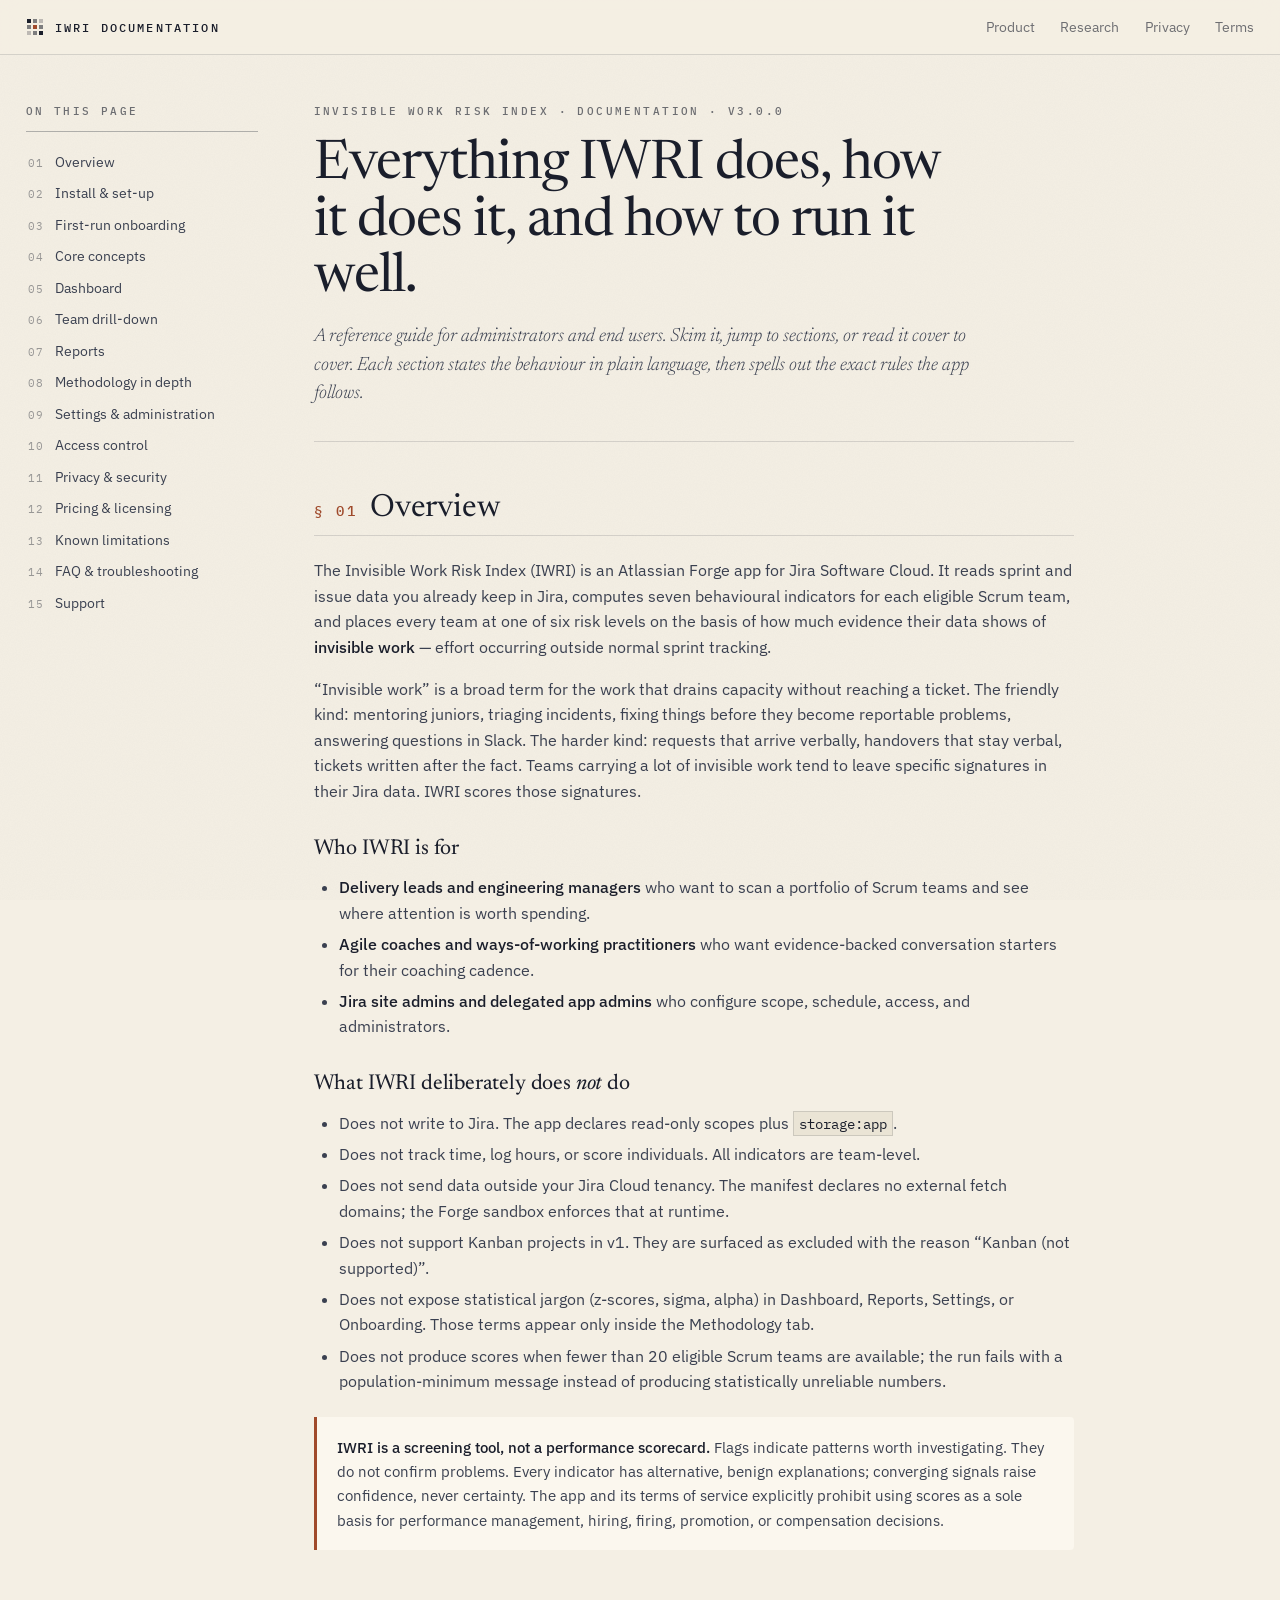
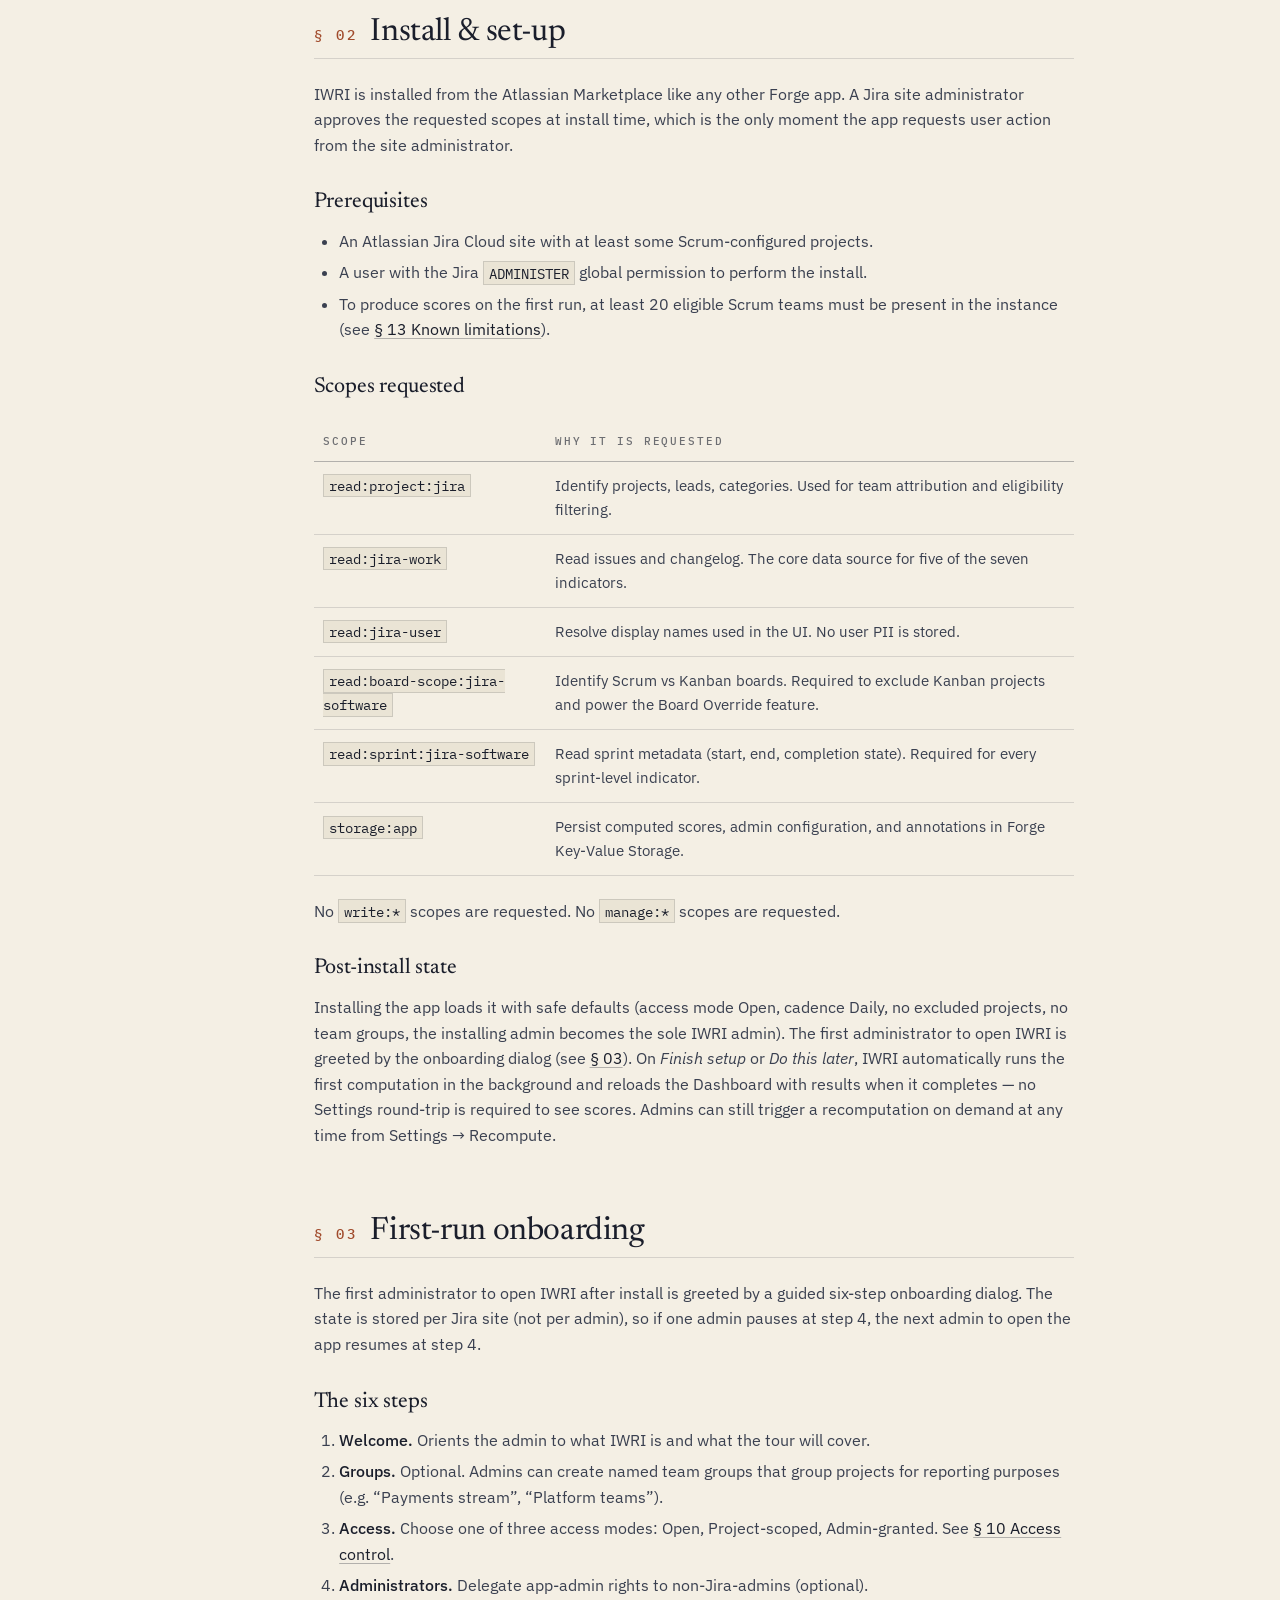
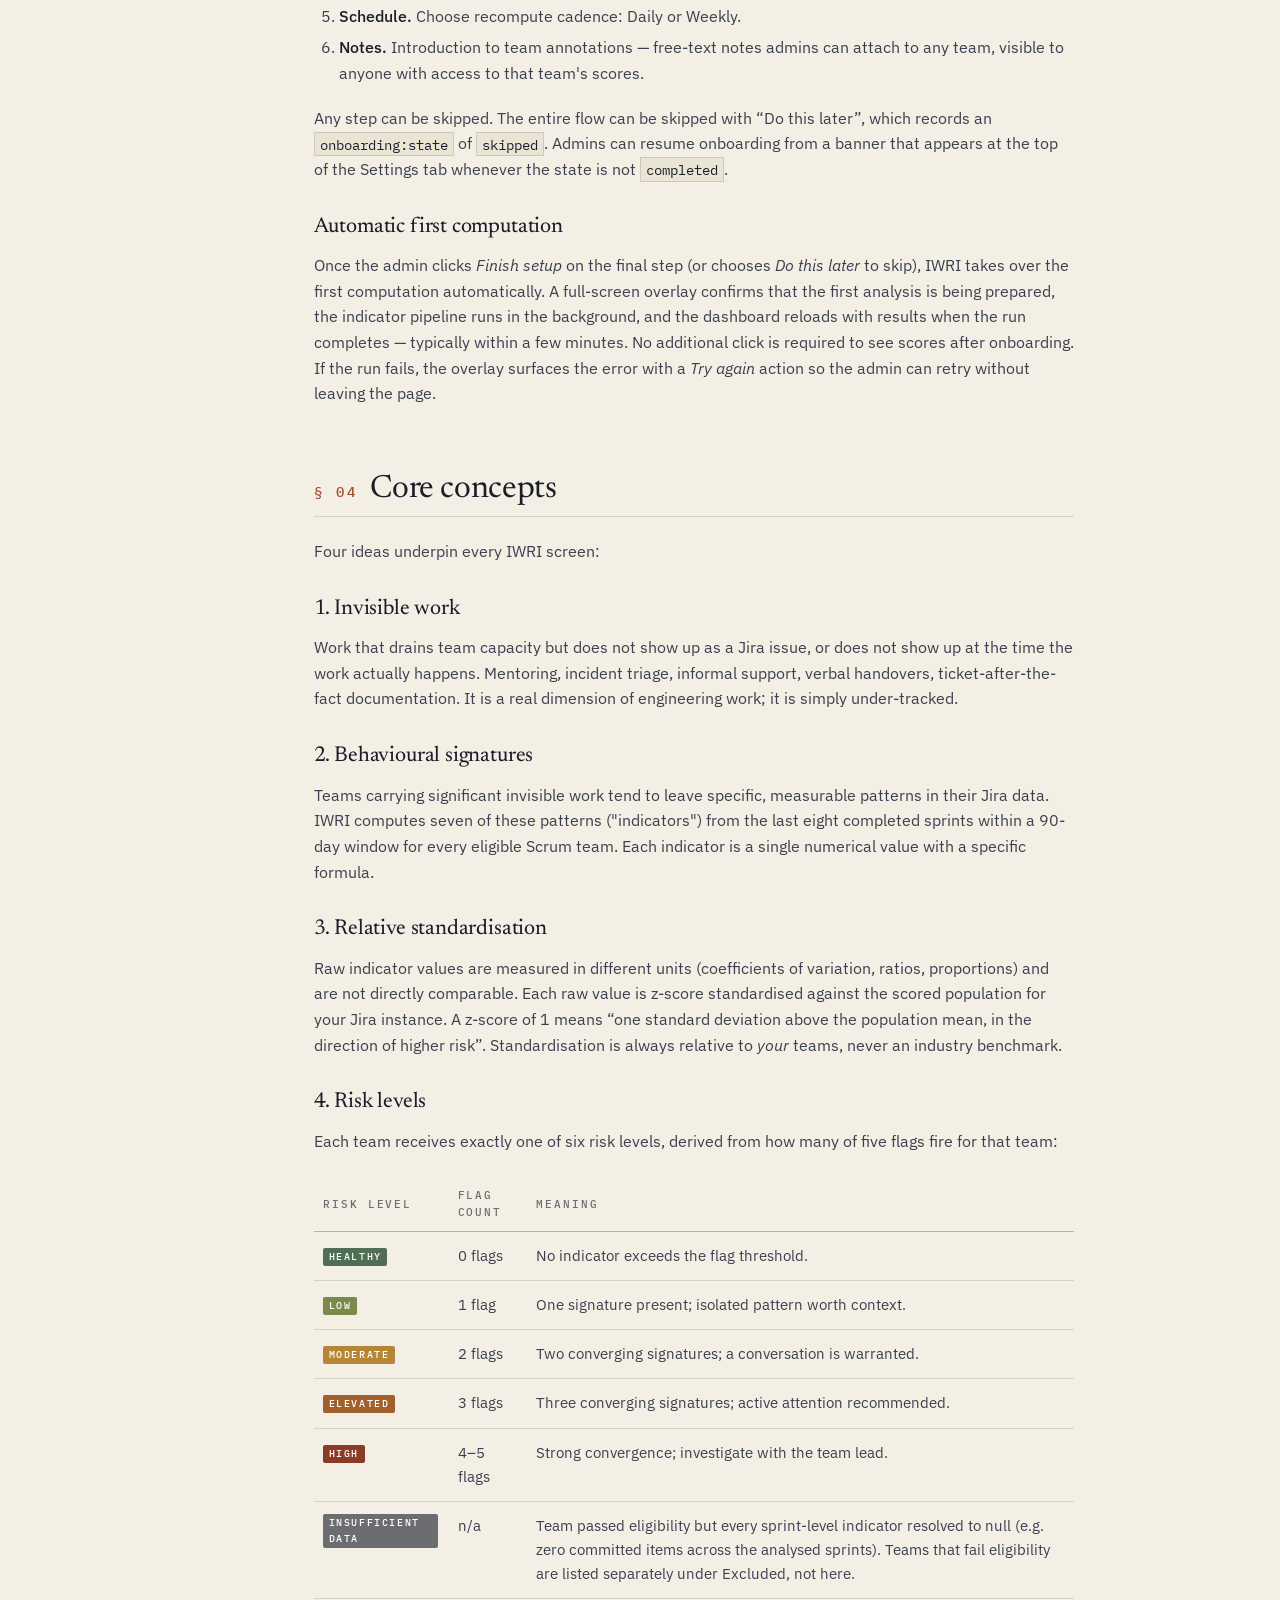
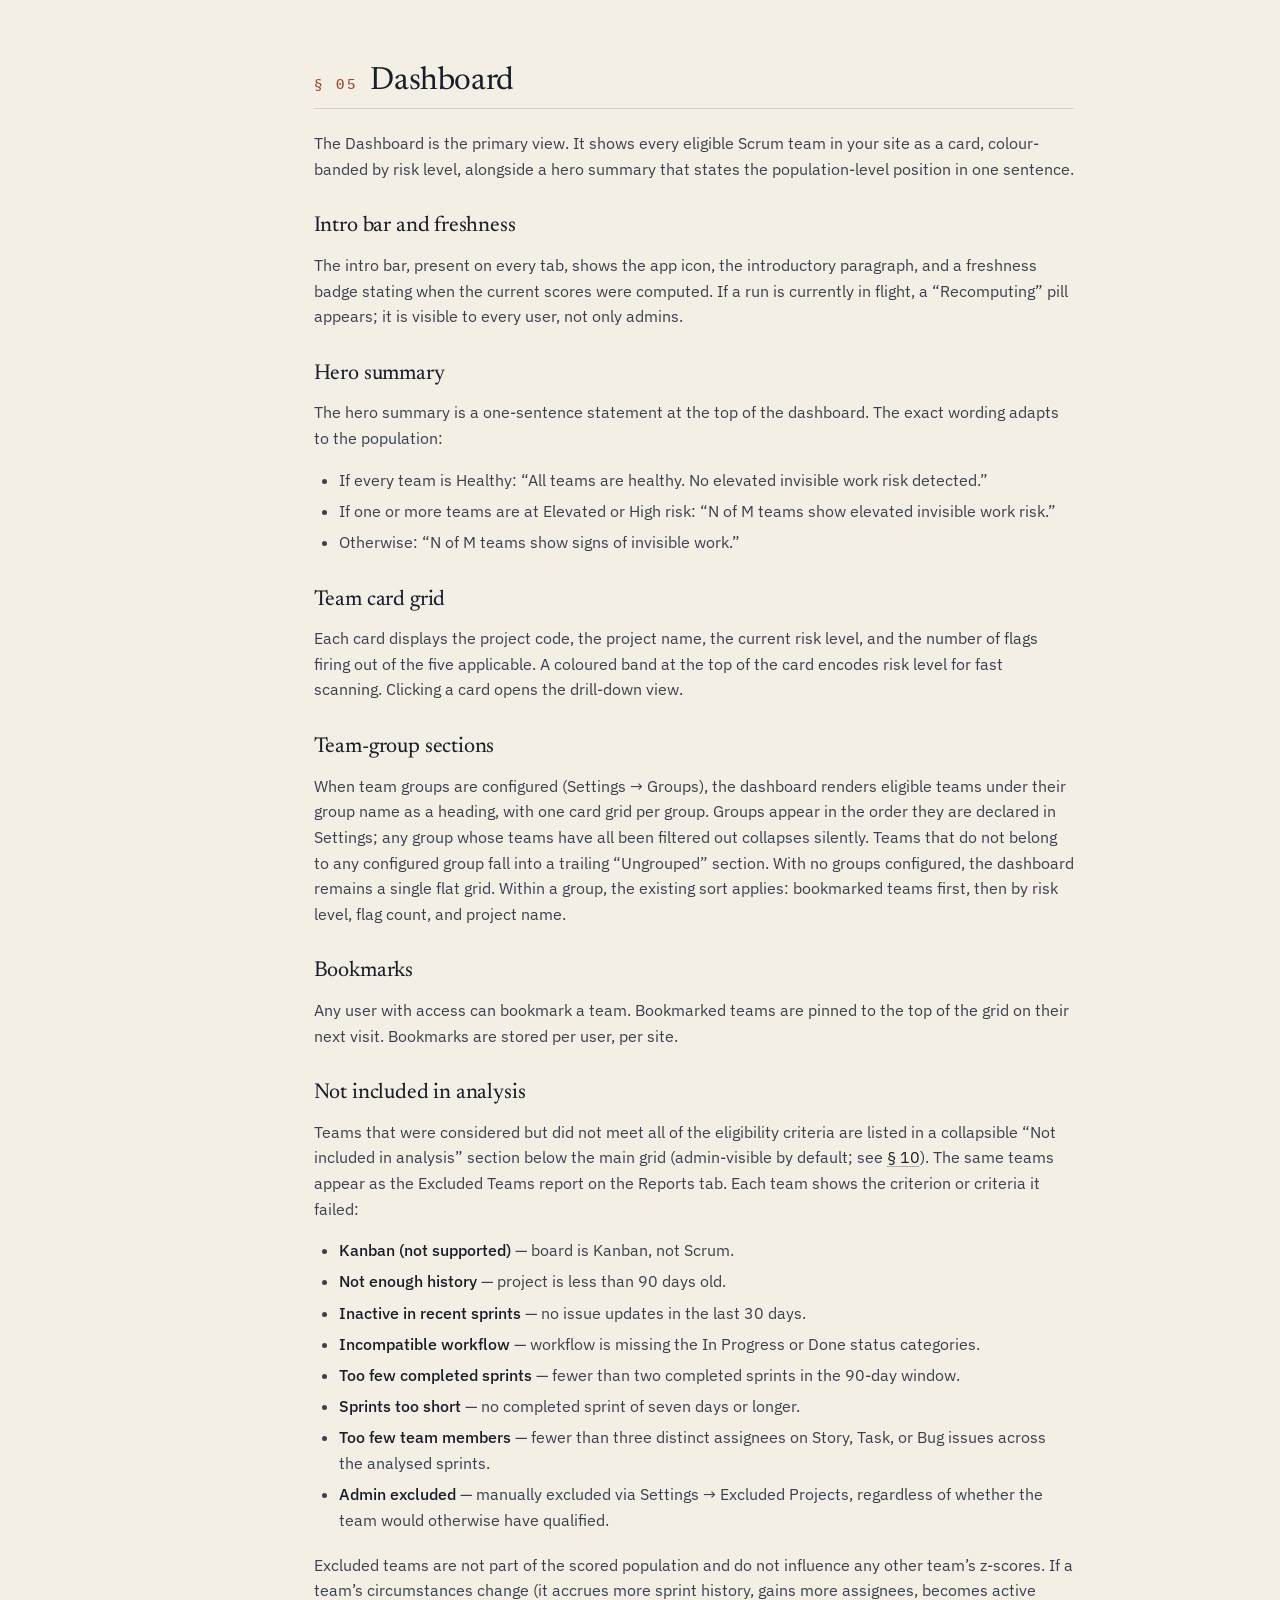
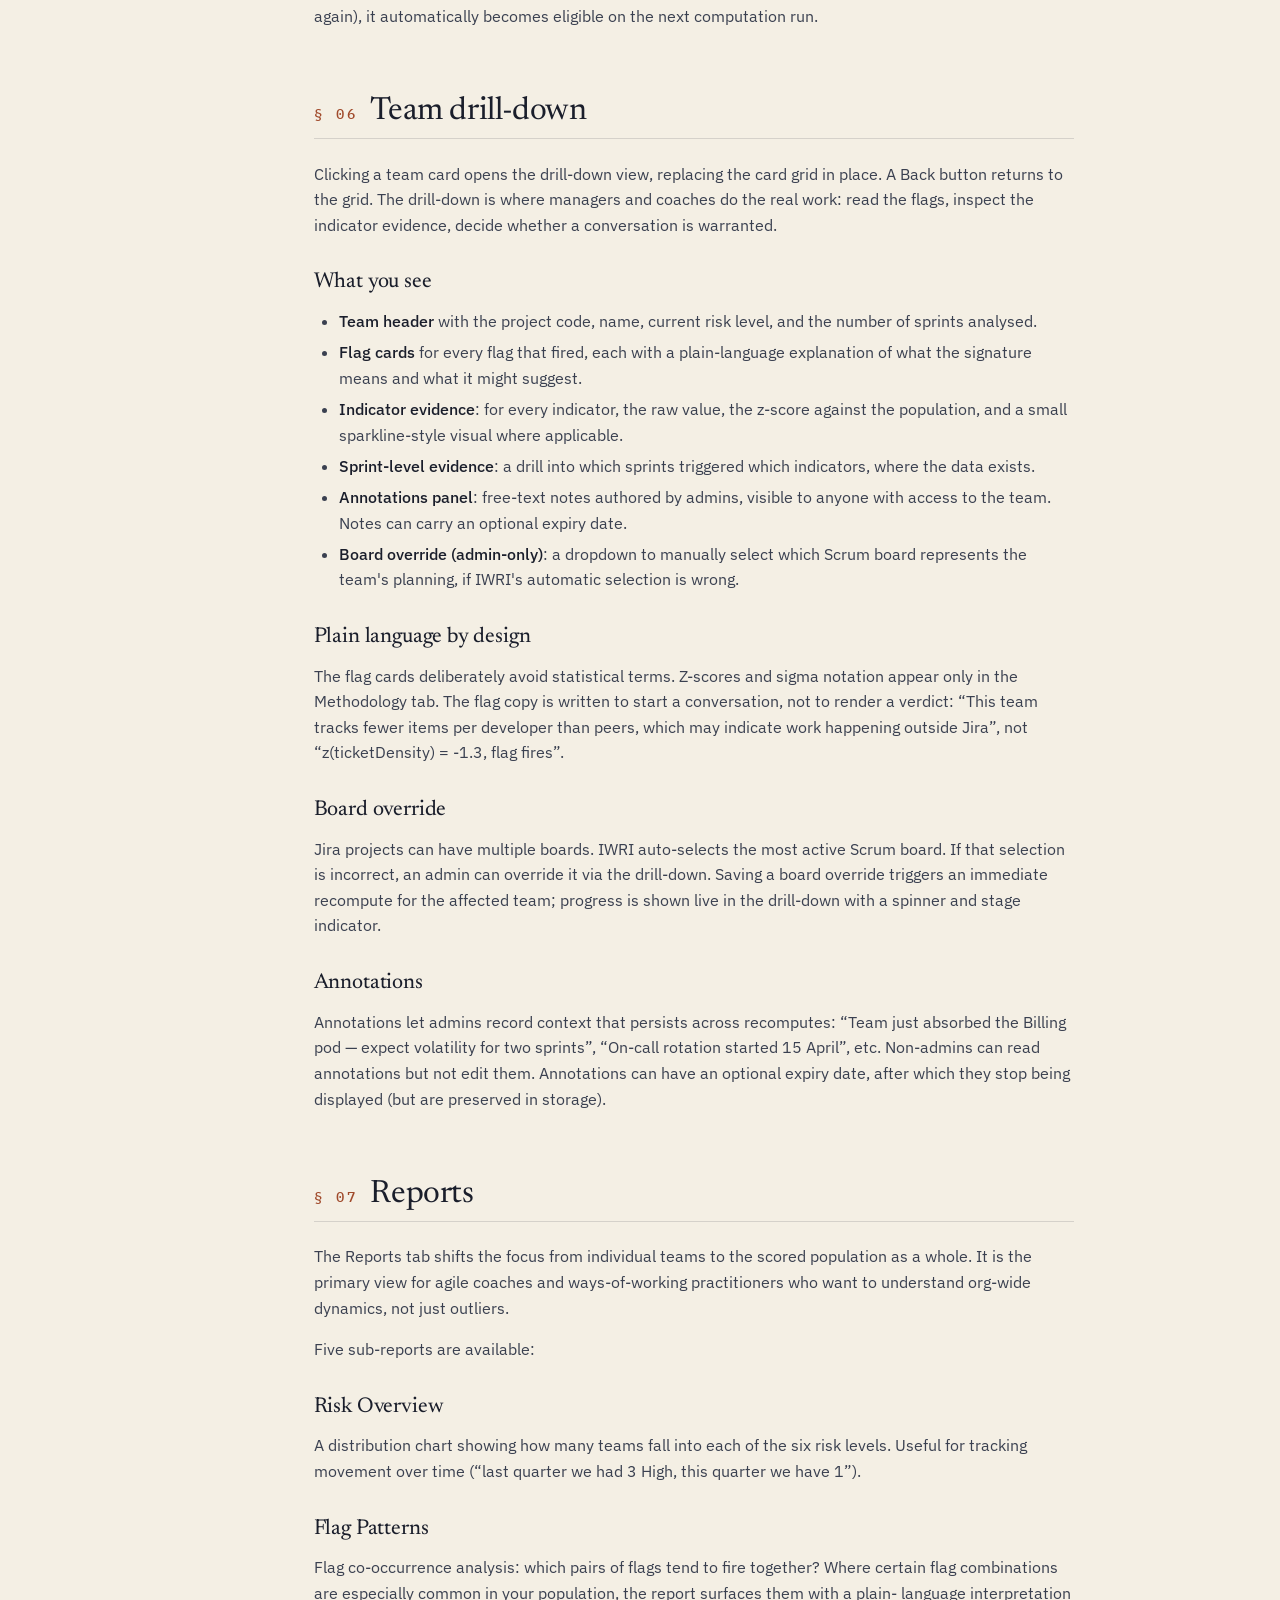
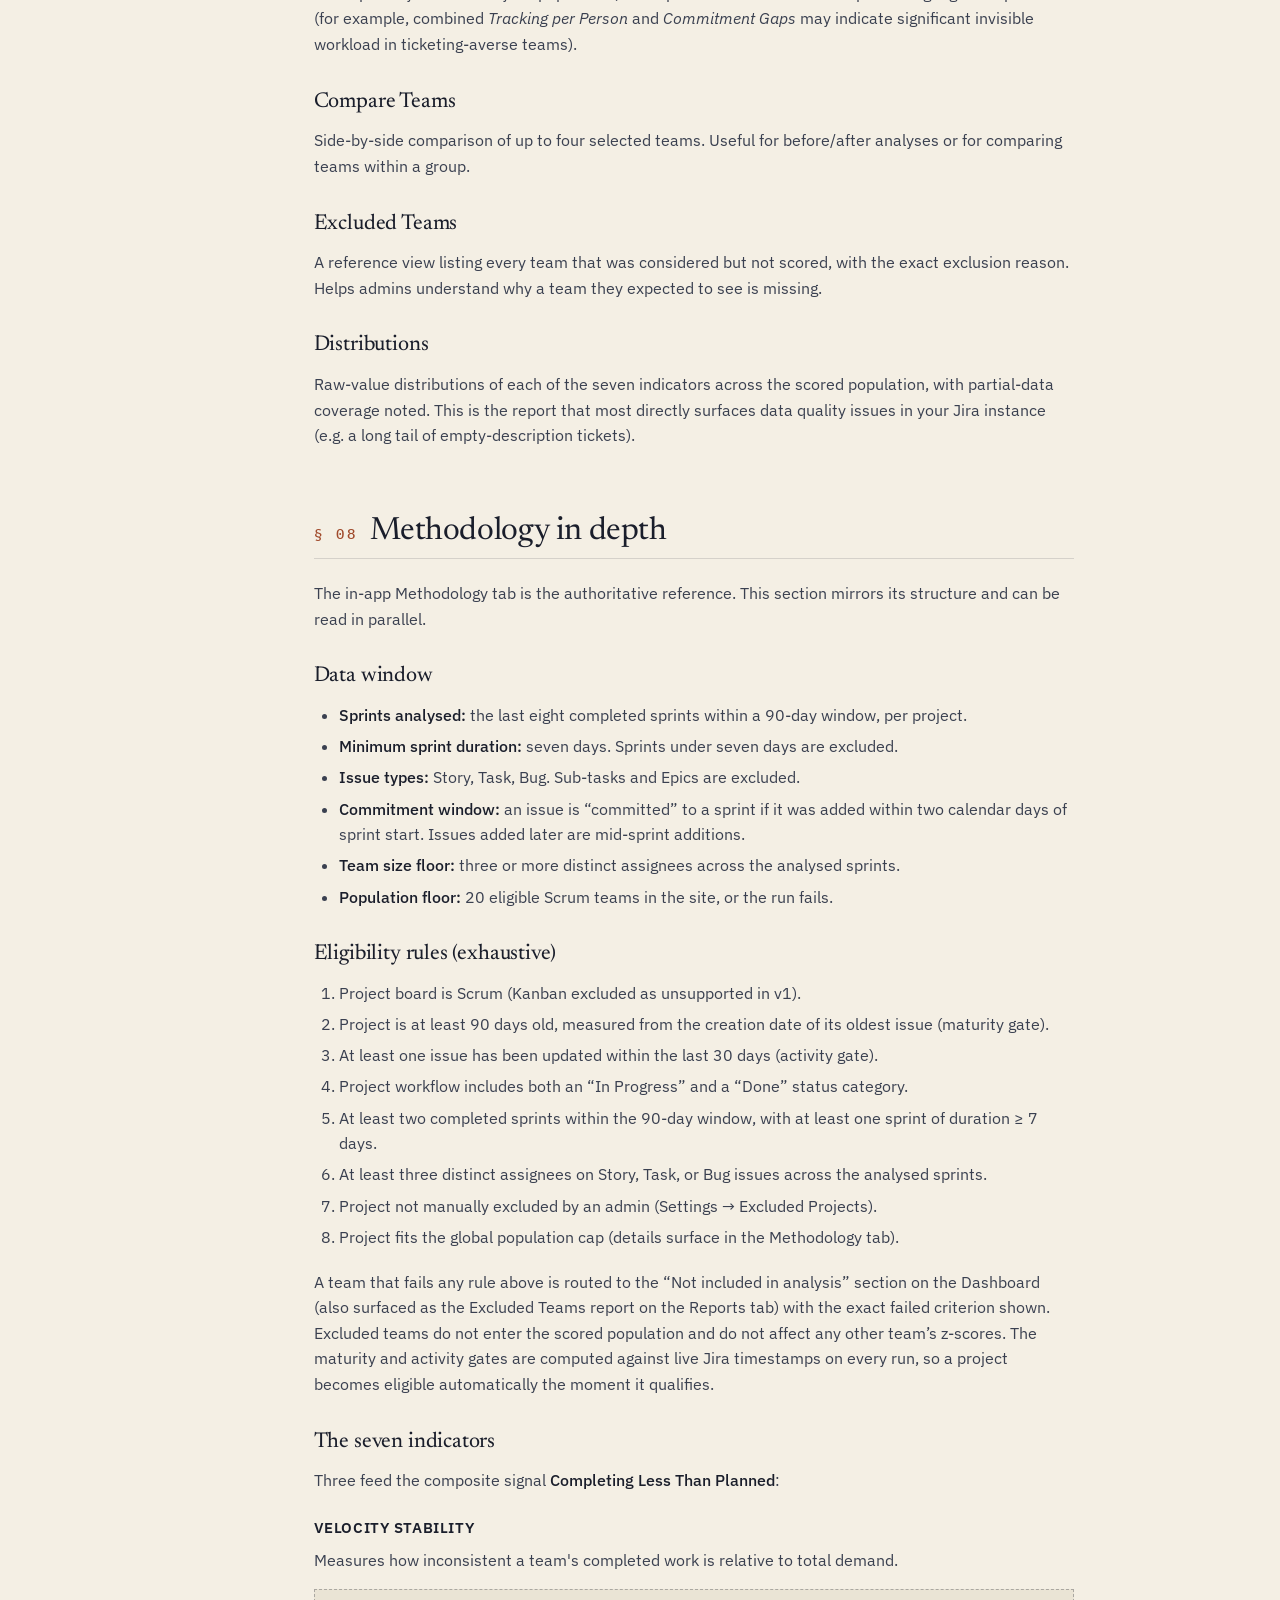
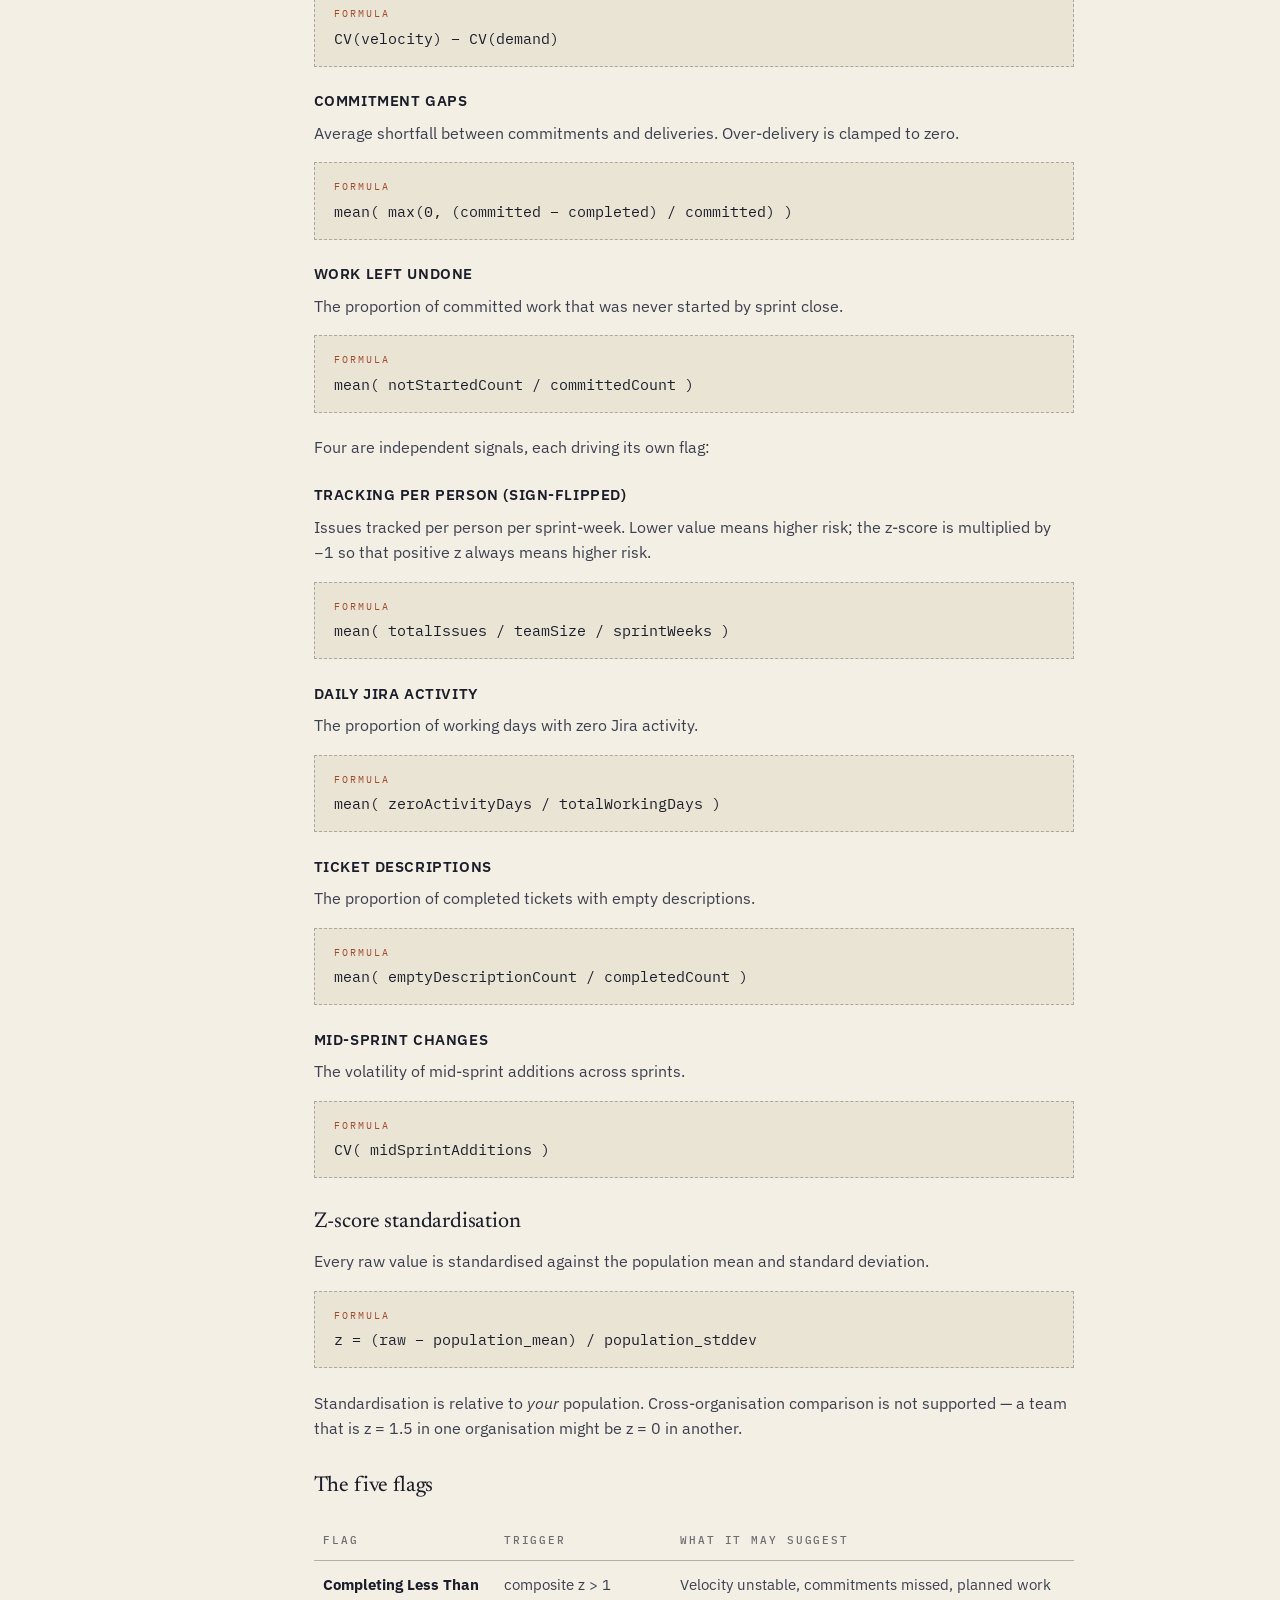
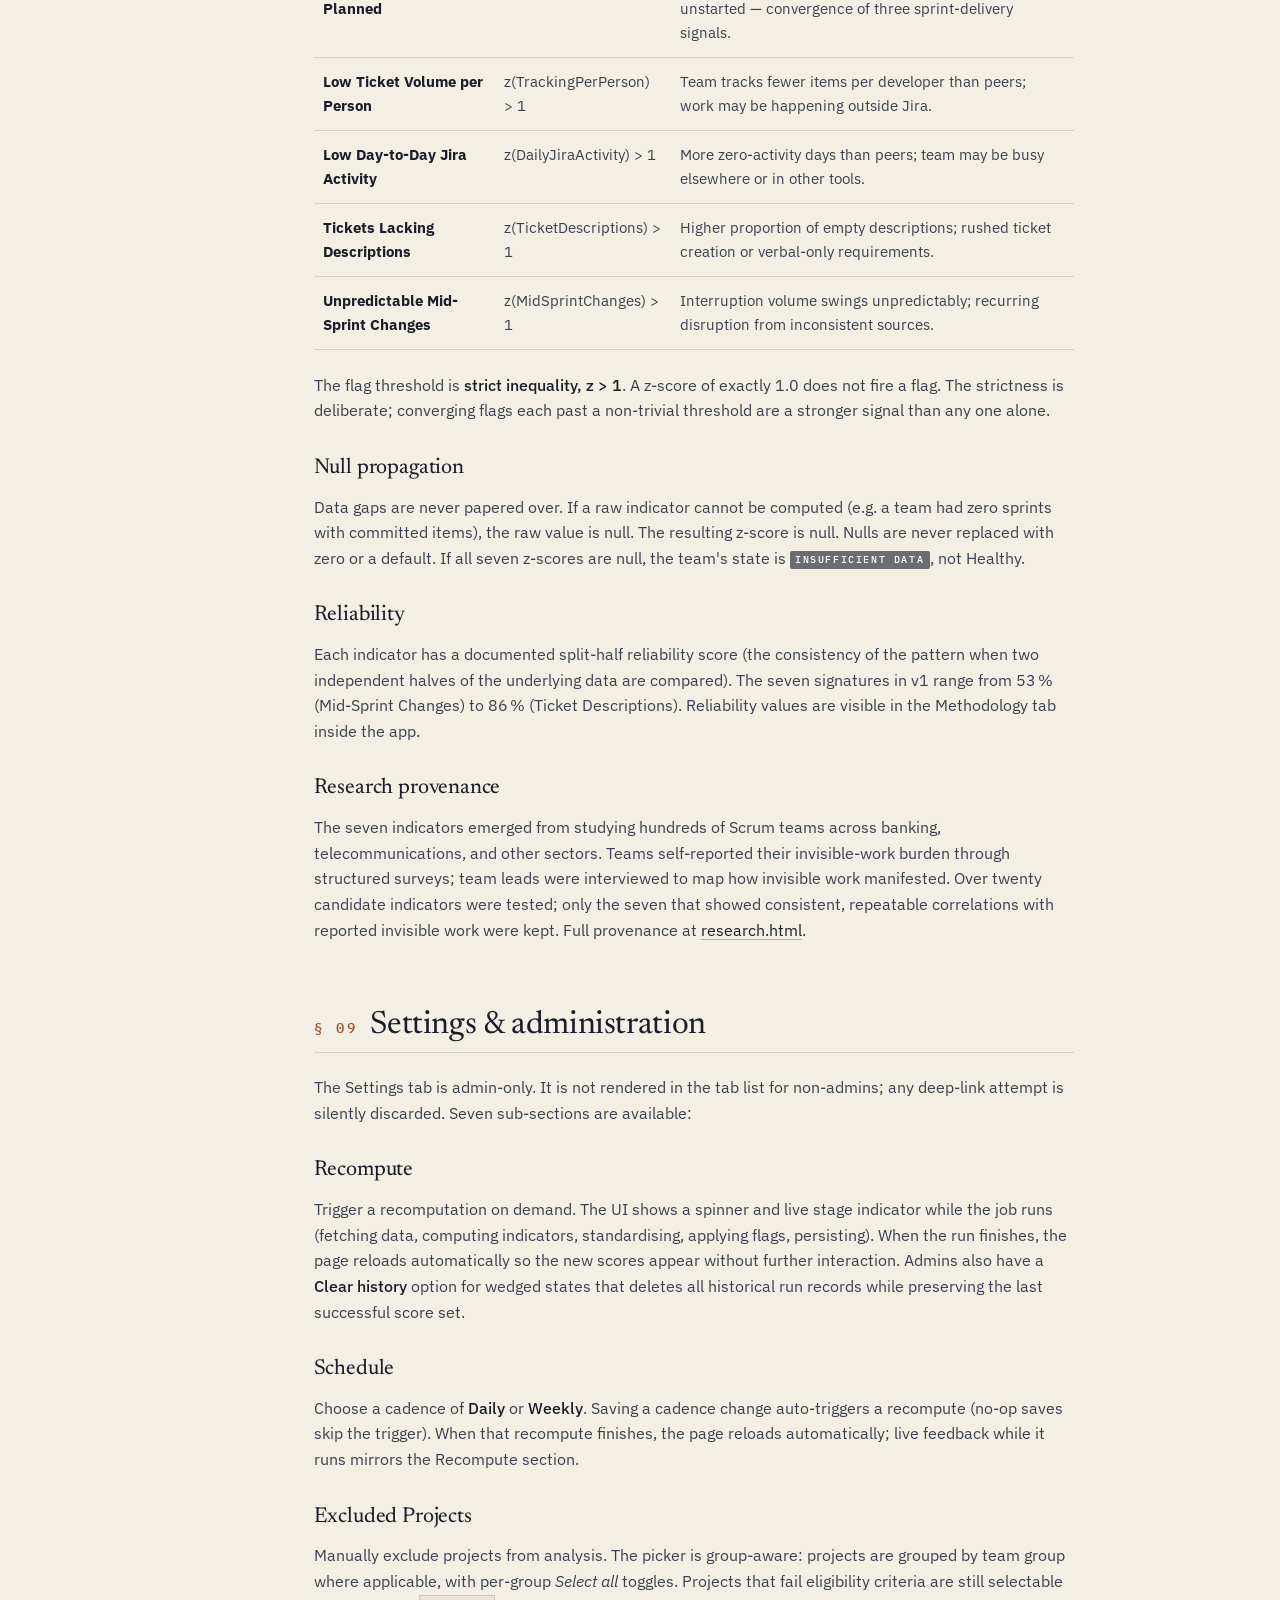
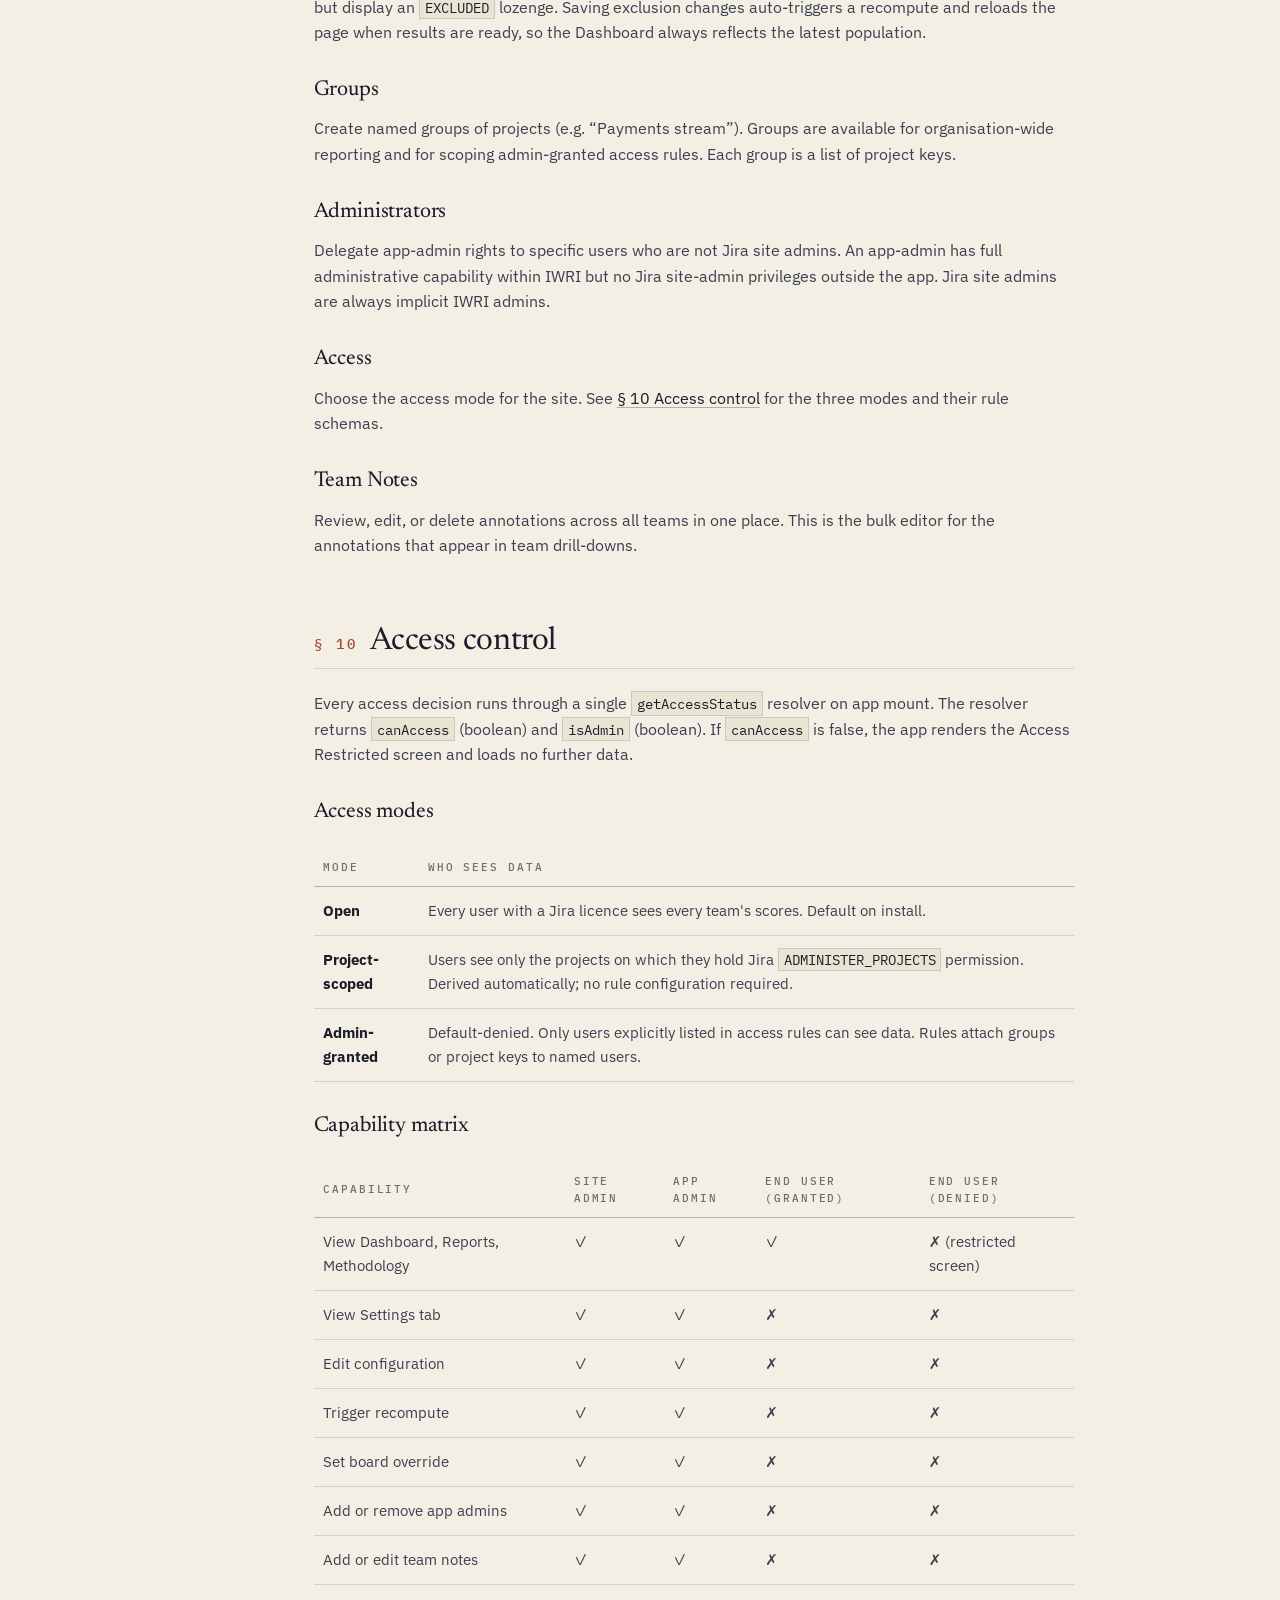
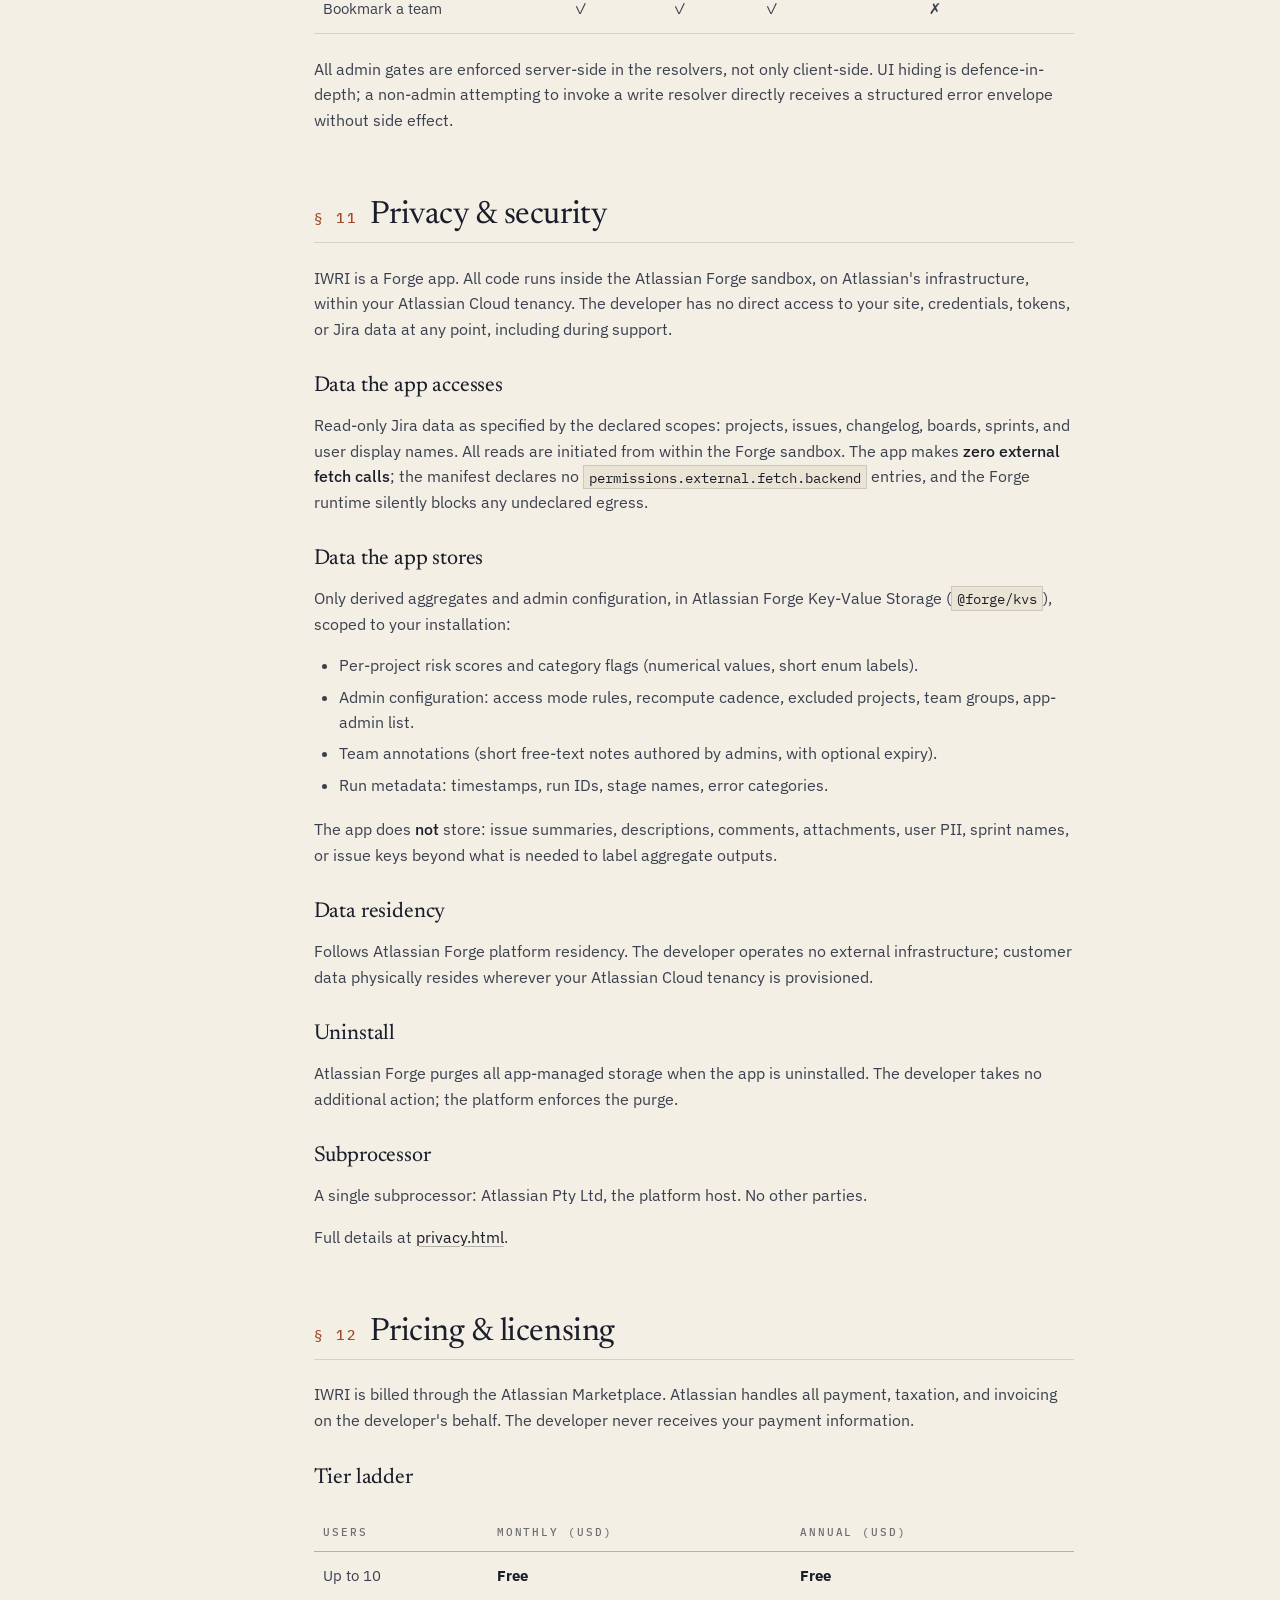
<file: docs.html>
<!DOCTYPE html>
<html lang="en-AU">
<head>
  <meta charset="UTF-8">
  <meta name="viewport" content="width=device-width, initial-scale=1.0">
  <title>Documentation — Invisible Work Risk Index (IWRI)</title>
  <meta name="description" content="Full documentation for the Invisible Work Risk Index (IWRI) Atlassian Forge app. Install, onboarding, dashboard, drill-down, reports, methodology, settings, access control, privacy and security, pricing, and FAQ.">
  <link rel="preconnect" href="https://fonts.googleapis.com">
  <link rel="preconnect" href="https://fonts.gstatic.com" crossorigin>
  <link href="https://fonts.googleapis.com/css2?family=Newsreader:ital,opsz,wght@0,6..72,300..700;1,6..72,300..500&family=IBM+Plex+Sans:wght@300;400;500;600&family=IBM+Plex+Mono:wght@400;500&display=swap" rel="stylesheet">
  <style>
    :root {
      --paper: #F4EFE4;
      --paper-deep: #EAE4D5;
      --paper-card: #FBF7EE;
      --ink: #1A1E2B;
      --ink-soft: #3A4050;
      --ink-mute: rgba(26, 30, 43, 0.62);
      --ink-faint: rgba(26, 30, 43, 0.42);
      --rule: rgba(26, 30, 43, 0.14);
      --rule-strong: rgba(26, 30, 43, 0.30);
      --accent: #A04A2B;
      --accent-deep: #8A3E23;
      --accent-soft: rgba(160, 74, 43, 0.10);
      --healthy: #4F6E54;
      --low: #7A8A4A;
      --moderate: #B48635;
      --elevated: #A15F2C;
      --high: #8C3B27;

      --serif: "Newsreader", "Iowan Old Style", Georgia, serif;
      --sans: "IBM Plex Sans", -apple-system, BlinkMacSystemFont, system-ui, sans-serif;
      --mono: "IBM Plex Mono", "SF Mono", Menlo, Consolas, monospace;
    }
    * { box-sizing: border-box; }
    html {
      -webkit-font-smoothing: antialiased;
      -moz-osx-font-smoothing: grayscale;
      text-rendering: optimizeLegibility;
      scroll-behavior: smooth;
    }
    html, body { margin: 0; padding: 0; }
    body {
      background: var(--paper);
      color: var(--ink);
      font-family: var(--sans);
      font-size: 16px;
      line-height: 1.6;
      font-weight: 400;
      position: relative;
    }
    body::before {
      content: "";
      position: fixed; inset: 0;
      pointer-events: none; z-index: 1;
      opacity: 0.35;
      mix-blend-mode: multiply;
      background-image: url("data:image/svg+xml;utf8,<svg xmlns='http://www.w3.org/2000/svg' width='220' height='220'><filter id='n'><feTurbulence type='fractalNoise' baseFrequency='0.85' numOctaves='2' stitchTiles='stitch'/><feColorMatrix values='0 0 0 0 0.10  0 0 0 0 0.12  0 0 0 0 0.17  0 0 0 0.08 0'/></filter><rect width='100%' height='100%' filter='url(%23n)'/></svg>");
    }

    nav.top, main, footer { position: relative; z-index: 2; }

    /* Typography */
    h1, h2, h3, h4 { margin: 0; font-weight: 400; }
    a { color: inherit; }

    .kicker {
      font-family: var(--mono); font-size: 11px;
      letter-spacing: 0.22em; text-transform: uppercase;
      color: var(--ink-mute); font-weight: 500;
    }

    /* Top nav */
    nav.top {
      position: sticky; top: 0; z-index: 50;
      background: rgba(244, 239, 228, 0.9);
      backdrop-filter: saturate(1.2) blur(12px);
      -webkit-backdrop-filter: saturate(1.2) blur(12px);
      border-bottom: 1px solid var(--rule);
    }
    nav.top .inner {
      max-width: 1280px;
      margin: 0 auto;
      padding: 0.9rem 1.6rem;
      display: flex; justify-content: space-between; align-items: center;
    }
    nav.top .mark {
      display: inline-flex; align-items: center; gap: 0.7rem;
      font-family: var(--mono); font-size: 12px;
      letter-spacing: 0.18em; text-transform: uppercase;
      color: var(--ink); text-decoration: none; font-weight: 500;
    }
    nav.top ul {
      list-style: none; margin: 0; padding: 0;
      display: flex; gap: 1.6rem; align-items: center;
    }
    nav.top ul a {
      font-size: 14px; color: var(--ink-mute);
      text-decoration: none; transition: color 0.15s;
    }
    nav.top ul a:hover { color: var(--ink); }

    /* Layout */
    .layout {
      max-width: 1280px;
      margin: 0 auto;
      display: grid;
      grid-template-columns: 240px 1fr;
      gap: 3rem;
      padding: 3rem 1.6rem 5rem;
    }
    @media (max-width: 900px) {
      .layout { grid-template-columns: 1fr; gap: 2rem; }
      aside.toc { position: static; max-height: none; padding-top: 0; }
    }

    /* Sticky TOC */
    aside.toc {
      position: sticky; top: 80px;
      align-self: start;
      max-height: calc(100vh - 100px);
      overflow-y: auto;
      padding-right: 0.5rem;
    }
    aside.toc .toc-title {
      font-family: var(--mono); font-size: 11px;
      letter-spacing: 0.22em; text-transform: uppercase;
      color: var(--ink-mute); font-weight: 500;
      margin-bottom: 1rem;
      padding-bottom: 0.6rem;
      border-bottom: 1px solid var(--rule-strong);
    }
    aside.toc ol {
      list-style: none; margin: 0; padding: 0;
      counter-reset: toc;
    }
    aside.toc ol li {
      counter-increment: toc;
      margin-bottom: 0.15rem;
    }
    aside.toc ol li a {
      display: block;
      padding: 0.32rem 0;
      font-size: 13.5px;
      color: var(--ink-soft);
      text-decoration: none;
      transition: color 0.12s, border-color 0.12s;
      border-left: 2px solid transparent;
      padding-left: 0.9rem;
      margin-left: -0.9rem;
      line-height: 1.4;
    }
    aside.toc ol li a::before {
      content: counter(toc, decimal-leading-zero);
      font-family: var(--mono);
      font-size: 10.5px;
      color: var(--ink-faint);
      margin-right: 0.7rem;
      letter-spacing: 0.1em;
    }
    aside.toc ol li a:hover {
      color: var(--accent);
      border-left-color: var(--accent);
    }

    /* Main content */
    article {
      max-width: 760px;
      font-size: 16px;
    }
    article > header {
      margin-bottom: 3rem;
      padding-bottom: 2rem;
      border-bottom: 1px solid var(--rule);
    }
    article > header .eyebrow { margin-bottom: 1rem; }
    article h1.title {
      font-family: var(--serif);
      font-weight: 400;
      font-size: clamp(2.4rem, 5vw, 3.4rem);
      letter-spacing: -0.018em;
      line-height: 1.04;
      max-width: 20ch;
      margin-bottom: 1rem;
    }
    article > header p.lede {
      font-family: var(--serif);
      font-style: italic;
      font-weight: 300;
      font-size: 1.2rem;
      line-height: 1.5;
      color: var(--ink-soft);
      max-width: 42rem;
      margin: 0;
    }

    section.doc { margin-bottom: 4rem; scroll-margin-top: 90px; }

    section.doc > h2 {
      font-family: var(--serif);
      font-weight: 420;
      font-size: 2rem;
      letter-spacing: -0.012em;
      line-height: 1.15;
      margin-bottom: 1.4rem;
      padding-bottom: 0.5rem;
      border-bottom: 1px solid var(--rule);
      display: flex; align-items: baseline; gap: 0.8rem;
    }
    section.doc > h2 .num {
      font-family: var(--mono);
      font-weight: 500;
      font-size: 0.85rem;
      letter-spacing: 0.22em;
      color: var(--accent);
      text-transform: uppercase;
    }

    section.doc h3 {
      font-family: var(--serif);
      font-weight: 440;
      font-size: 1.35rem;
      letter-spacing: -0.008em;
      line-height: 1.2;
      margin: 2rem 0 0.8rem;
      color: var(--ink);
    }

    section.doc h4 {
      font-family: var(--sans);
      font-weight: 600;
      font-size: 0.92rem;
      text-transform: uppercase;
      letter-spacing: 0.04em;
      margin: 1.4rem 0 0.5rem;
      color: var(--ink);
    }

    article p {
      margin: 0 0 1em;
      color: var(--ink-soft);
    }
    article p strong { color: var(--ink); font-weight: 500; }
    article ul, article ol {
      margin: 0 0 1.2em;
      padding-left: 1.6rem;
      color: var(--ink-soft);
    }
    article li { margin-bottom: 0.35em; line-height: 1.6; }
    article li strong { color: var(--ink); font-weight: 500; }

    article a.inline-link {
      color: var(--ink);
      text-decoration: underline;
      text-decoration-color: var(--rule-strong);
      text-decoration-thickness: 1px;
      text-underline-offset: 0.2em;
    }
    article a.inline-link:hover {
      color: var(--accent);
      text-decoration-color: var(--accent);
    }

    article code {
      font-family: var(--mono);
      font-size: 0.9em;
      padding: 0.12em 0.35em;
      background: var(--paper-deep);
      border: 1px solid var(--rule);
      color: var(--ink);
    }

    article .callout {
      margin: 1.4rem 0;
      padding: 1.1rem 1.3rem;
      background: var(--paper-card);
      border-left: 3px solid var(--accent);
      border-radius: 0 4px 4px 0;
    }
    article .callout p { margin: 0; color: var(--ink-soft); font-size: 0.95rem; }
    article .callout strong { color: var(--ink); }

    article table {
      width: 100%;
      border-collapse: collapse;
      margin: 1.4rem 0;
      font-size: 0.94rem;
    }
    article th {
      text-align: left;
      font-family: var(--mono);
      font-size: 10.5px;
      letter-spacing: 0.18em;
      text-transform: uppercase;
      color: var(--ink-mute);
      font-weight: 500;
      padding: 0.65rem 0.6rem;
      border-bottom: 1px solid var(--rule-strong);
    }
    article td {
      padding: 0.75rem 0.6rem;
      border-bottom: 1px solid var(--rule);
      vertical-align: top;
      color: var(--ink-soft);
    }
    article td strong { color: var(--ink); }

    .formula {
      font-family: var(--mono);
      font-size: 0.92rem;
      background: var(--paper-deep);
      border: 1px dashed var(--rule-strong);
      padding: 1rem 1.2rem;
      margin: 1rem 0 1.4rem;
      color: var(--ink);
      line-height: 1.5;
      overflow-x: auto;
    }
    .formula .label {
      display: block;
      font-family: var(--mono);
      font-size: 10px;
      letter-spacing: 0.2em;
      color: var(--accent);
      text-transform: uppercase;
      margin-bottom: 0.4rem;
    }

    .risk-chip {
      display: inline-block;
      padding: 0.1em 0.55em;
      border-radius: 2px;
      font-family: var(--mono);
      font-size: 10px;
      letter-spacing: 0.16em;
      text-transform: uppercase;
      font-weight: 500;
      color: #FFF;
      vertical-align: 0.1em;
    }
    .risk-chip.healthy { background: var(--healthy); }
    .risk-chip.low { background: var(--low); }
    .risk-chip.moderate { background: var(--moderate); }
    .risk-chip.elevated { background: var(--elevated); }
    .risk-chip.high { background: var(--high); }
    .risk-chip.insufficient { background: var(--ink-mute); }

    /* Footer */
    footer {
      border-top: 1px solid var(--rule);
      padding: 2rem 1.6rem 2.5rem;
      max-width: 1280px;
      margin: 0 auto;
      font-family: var(--mono);
      font-size: 11.5px;
      letter-spacing: 0.14em;
      text-transform: uppercase;
      color: var(--ink-mute);
    }
    footer .inner {
      display: flex;
      flex-wrap: wrap;
      justify-content: space-between;
      gap: 1.4rem 2rem;
    }
    footer a {
      color: var(--ink-mute);
      text-decoration: none;
      border-bottom: 1px solid var(--rule);
      transition: color 0.12s, border-color 0.12s;
    }
    footer a:hover { color: var(--accent); border-color: var(--accent); }
    footer .dot { color: var(--rule-strong); padding: 0 0.45rem; }

    ::selection { background: var(--accent); color: var(--paper); }
  </style>
</head>
<body>

<nav class="top">
  <div class="inner">
    <a class="mark" href="about.html">
      <svg width="18" height="18" viewBox="0 0 18 18" aria-hidden="true">
        <rect x="1" y="1" width="4" height="4" fill="currentColor"/>
        <rect x="7" y="1" width="4" height="4" fill="currentColor" opacity="0.55"/>
        <rect x="13" y="1" width="4" height="4" fill="currentColor" opacity="0.25"/>
        <rect x="1" y="7" width="4" height="4" fill="currentColor" opacity="0.55"/>
        <rect x="7" y="7" width="4" height="4" fill="#A04A2B"/>
        <rect x="13" y="7" width="4" height="4" fill="currentColor" opacity="0.55"/>
        <rect x="1" y="13" width="4" height="4" fill="currentColor" opacity="0.25"/>
        <rect x="7" y="13" width="4" height="4" fill="currentColor" opacity="0.55"/>
        <rect x="13" y="13" width="4" height="4" fill="currentColor"/>
      </svg>
      IWRI Documentation
    </a>
    <ul>
      <li><a href="about.html">Product</a></li>
      <li><a href="research.html">Research</a></li>
      <li><a href="privacy.html">Privacy</a></li>
      <li><a href="terms.html">Terms</a></li>
    </ul>
  </div>
</nav>

<div class="layout">

<aside class="toc">
  <div class="toc-title">On this page</div>
  <ol>
    <li><a href="#overview">Overview</a></li>
    <li><a href="#install">Install &amp; set-up</a></li>
    <li><a href="#onboarding">First-run onboarding</a></li>
    <li><a href="#concepts">Core concepts</a></li>
    <li><a href="#dashboard">Dashboard</a></li>
    <li><a href="#drilldown">Team drill-down</a></li>
    <li><a href="#reports">Reports</a></li>
    <li><a href="#methodology">Methodology in depth</a></li>
    <li><a href="#settings">Settings &amp; administration</a></li>
    <li><a href="#access">Access control</a></li>
    <li><a href="#privacy">Privacy &amp; security</a></li>
    <li><a href="#pricing">Pricing &amp; licensing</a></li>
    <li><a href="#limits">Known limitations</a></li>
    <li><a href="#faq">FAQ &amp; troubleshooting</a></li>
    <li><a href="#support">Support</a></li>
  </ol>
</aside>

<article>
  <header>
    <div class="eyebrow kicker">Invisible Work Risk Index &middot; Documentation &middot; v3.0.0</div>
    <h1 class="title">Everything IWRI does, how it does it, and how to run it well.</h1>
    <p class="lede">
      A reference guide for administrators and end users. Skim it, jump to sections, or read it
      cover to cover. Each section states the behaviour in plain language, then spells out the
      exact rules the app follows.
    </p>
  </header>

<!-- ========================================================== -->
<section class="doc" id="overview">
  <h2><span class="num">&sect; 01</span> Overview</h2>

  <p>
    The Invisible Work Risk Index (IWRI) is an Atlassian Forge app for Jira Software Cloud. It reads
    sprint and issue data you already keep in Jira, computes seven behavioural indicators for each
    eligible Scrum team, and places every team at one of six risk levels on the basis of how much
    evidence their data shows of <strong>invisible work</strong> — effort occurring outside normal
    sprint tracking.
  </p>

  <p>
    &ldquo;Invisible work&rdquo; is a broad term for the work that drains capacity without reaching
    a ticket. The friendly kind: mentoring juniors, triaging incidents, fixing things before they
    become reportable problems, answering questions in Slack. The harder kind: requests that arrive
    verbally, handovers that stay verbal, tickets written after the fact. Teams carrying a lot of
    invisible work tend to leave specific signatures in their Jira data. IWRI scores those
    signatures.
  </p>

  <h3>Who IWRI is for</h3>

  <ul>
    <li><strong>Delivery leads and engineering managers</strong> who want to scan a portfolio of
      Scrum teams and see where attention is worth spending.</li>
    <li><strong>Agile coaches and ways-of-working practitioners</strong> who want evidence-backed
      conversation starters for their coaching cadence.</li>
    <li><strong>Jira site admins and delegated app admins</strong> who configure scope, schedule,
      access, and administrators.</li>
  </ul>

  <h3>What IWRI deliberately does <em>not</em> do</h3>
  <ul>
    <li>Does not write to Jira. The app declares read-only scopes plus <code>storage:app</code>.</li>
    <li>Does not track time, log hours, or score individuals. All indicators are team-level.</li>
    <li>Does not send data outside your Jira Cloud tenancy. The manifest declares no external fetch
      domains; the Forge sandbox enforces that at runtime.</li>
    <li>Does not support Kanban projects in v1. They are surfaced as excluded with the reason
      &ldquo;Kanban (not supported)&rdquo;.</li>
    <li>Does not expose statistical jargon (z-scores, sigma, alpha) in Dashboard, Reports, Settings,
      or Onboarding. Those terms appear only inside the Methodology tab.</li>
    <li>Does not produce scores when fewer than 20 eligible Scrum teams are available; the run
      fails with a population-minimum message instead of producing statistically unreliable numbers.</li>
  </ul>

  <div class="callout">
    <p><strong>IWRI is a screening tool, not a performance scorecard.</strong> Flags indicate patterns
    worth investigating. They do not confirm problems. Every indicator has alternative, benign
    explanations; converging signals raise confidence, never certainty. The app and its terms of
    service explicitly prohibit using scores as a sole basis for performance management, hiring,
    firing, promotion, or compensation decisions.</p>
  </div>
</section>

<!-- ========================================================== -->
<section class="doc" id="install">
  <h2><span class="num">&sect; 02</span> Install &amp; set-up</h2>

  <p>
    IWRI is installed from the Atlassian Marketplace like any other Forge app. A Jira site
    administrator approves the requested scopes at install time, which is the only moment the app
    requests user action from the site administrator.
  </p>

  <h3>Prerequisites</h3>
  <ul>
    <li>An Atlassian Jira Cloud site with at least some Scrum-configured projects.</li>
    <li>A user with the Jira <code>ADMINISTER</code> global permission to perform the install.</li>
    <li>To produce scores on the first run, at least 20 eligible Scrum teams must be present in the
      instance (see <a class="inline-link" href="#limits">&sect; 13 Known limitations</a>).</li>
  </ul>

  <h3>Scopes requested</h3>

  <table>
    <thead><tr><th>Scope</th><th>Why it is requested</th></tr></thead>
    <tbody>
      <tr><td><code>read:project:jira</code></td><td>Identify projects, leads, categories. Used for team attribution and eligibility filtering.</td></tr>
      <tr><td><code>read:jira-work</code></td><td>Read issues and changelog. The core data source for five of the seven indicators.</td></tr>
      <tr><td><code>read:jira-user</code></td><td>Resolve display names used in the UI. No user PII is stored.</td></tr>
      <tr><td><code>read:board-scope:jira-software</code></td><td>Identify Scrum vs Kanban boards. Required to exclude Kanban projects and power the Board Override feature.</td></tr>
      <tr><td><code>read:sprint:jira-software</code></td><td>Read sprint metadata (start, end, completion state). Required for every sprint-level indicator.</td></tr>
      <tr><td><code>storage:app</code></td><td>Persist computed scores, admin configuration, and annotations in Forge Key-Value Storage.</td></tr>
    </tbody>
  </table>

  <p>
    No <code>write:*</code> scopes are requested. No <code>manage:*</code> scopes are requested.
  </p>

  <h3>Post-install state</h3>

  <p>
    Installing the app loads it with safe defaults (access mode Open, cadence Daily, no excluded
    projects, no team groups, the installing admin becomes the sole IWRI admin). The first
    administrator to open IWRI is greeted by the onboarding dialog (see
    <a class="inline-link" href="#onboarding">&sect; 03</a>). On <em>Finish setup</em> or
    <em>Do this later</em>, IWRI automatically runs the first computation in the background and
    reloads the Dashboard with results when it completes — no Settings round-trip is required to
    see scores. Admins can still trigger a recomputation on demand at any time from Settings
    &rarr; Recompute.
  </p>
</section>

<!-- ========================================================== -->
<section class="doc" id="onboarding">
  <h2><span class="num">&sect; 03</span> First-run onboarding</h2>

  <p>
    The first administrator to open IWRI after install is greeted by a guided six-step onboarding
    dialog. The state is stored per Jira site (not per admin), so if one admin pauses at step 4, the
    next admin to open the app resumes at step 4.
  </p>

  <h3>The six steps</h3>

  <ol>
    <li><strong>Welcome.</strong> Orients the admin to what IWRI is and what the tour will cover.</li>
    <li><strong>Groups.</strong> Optional. Admins can create named team groups that group
      projects for reporting purposes (e.g. &ldquo;Payments stream&rdquo;, &ldquo;Platform teams&rdquo;).</li>
    <li><strong>Access.</strong> Choose one of three access modes: Open, Project-scoped,
      Admin-granted. See <a class="inline-link" href="#access">&sect; 10 Access control</a>.</li>
    <li><strong>Administrators.</strong> Delegate app-admin rights to non-Jira-admins (optional).</li>
    <li><strong>Schedule.</strong> Choose recompute cadence: Daily or Weekly.</li>
    <li><strong>Notes.</strong> Introduction to team annotations — free-text notes admins can
      attach to any team, visible to anyone with access to that team's scores.</li>
  </ol>

  <p>
    Any step can be skipped. The entire flow can be skipped with &ldquo;Do this later&rdquo;, which
    records an <code>onboarding:state</code> of <code>skipped</code>. Admins can resume onboarding
    from a banner that appears at the top of the Settings tab whenever the state is not
    <code>completed</code>.
  </p>

  <h3>Automatic first computation</h3>
  <p>
    Once the admin clicks <em>Finish setup</em> on the final step (or chooses <em>Do this later</em>
    to skip), IWRI takes over the first computation automatically. A full-screen overlay confirms
    that the first analysis is being prepared, the indicator pipeline runs in the background, and
    the dashboard reloads with results when the run completes — typically within a few minutes.
    No additional click is required to see scores after onboarding. If the run fails, the overlay
    surfaces the error with a <em>Try again</em> action so the admin can retry without leaving the
    page.
  </p>
</section>

<!-- ========================================================== -->
<section class="doc" id="concepts">
  <h2><span class="num">&sect; 04</span> Core concepts</h2>

  <p>Four ideas underpin every IWRI screen:</p>

  <h3>1. Invisible work</h3>
  <p>
    Work that drains team capacity but does not show up as a Jira issue, or does not show up at the
    time the work actually happens. Mentoring, incident triage, informal support, verbal handovers,
    ticket-after-the-fact documentation. It is a real dimension of engineering work; it is simply
    under-tracked.
  </p>

  <h3>2. Behavioural signatures</h3>
  <p>
    Teams carrying significant invisible work tend to leave specific, measurable patterns in their
    Jira data. IWRI computes seven of these patterns ("indicators") from the last eight completed
    sprints within a 90-day window for every eligible Scrum team. Each indicator is a single
    numerical value with a specific formula.
  </p>

  <h3>3. Relative standardisation</h3>
  <p>
    Raw indicator values are measured in different units (coefficients of variation, ratios,
    proportions) and are not directly comparable. Each raw value is z-score standardised against the
    scored population for your Jira instance. A z-score of 1 means &ldquo;one standard deviation
    above the population mean, in the direction of higher risk&rdquo;. Standardisation is always
    relative to <em>your</em> teams, never an industry benchmark.
  </p>

  <h3>4. Risk levels</h3>
  <p>
    Each team receives exactly one of six risk levels, derived from how many of five flags fire for
    that team:
  </p>

  <table>
    <thead><tr><th>Risk level</th><th>Flag count</th><th>Meaning</th></tr></thead>
    <tbody>
      <tr><td><span class="risk-chip healthy">Healthy</span></td><td>0 flags</td><td>No indicator exceeds the flag threshold.</td></tr>
      <tr><td><span class="risk-chip low">Low</span></td><td>1 flag</td><td>One signature present; isolated pattern worth context.</td></tr>
      <tr><td><span class="risk-chip moderate">Moderate</span></td><td>2 flags</td><td>Two converging signatures; a conversation is warranted.</td></tr>
      <tr><td><span class="risk-chip elevated">Elevated</span></td><td>3 flags</td><td>Three converging signatures; active attention recommended.</td></tr>
      <tr><td><span class="risk-chip high">High</span></td><td>4–5 flags</td><td>Strong convergence; investigate with the team lead.</td></tr>
      <tr><td><span class="risk-chip insufficient">Insufficient data</span></td><td>n/a</td><td>Team passed eligibility but every sprint-level indicator resolved to null (e.g. zero committed items across the analysed sprints). Teams that fail eligibility are listed separately under Excluded, not here.</td></tr>
    </tbody>
  </table>
</section>

<!-- ========================================================== -->
<section class="doc" id="dashboard">
  <h2><span class="num">&sect; 05</span> Dashboard</h2>

  <p>
    The Dashboard is the primary view. It shows every eligible Scrum team in your site as a card,
    colour-banded by risk level, alongside a hero summary that states the population-level position
    in one sentence.
  </p>

  <h3>Intro bar and freshness</h3>
  <p>
    The intro bar, present on every tab, shows the app icon, the introductory paragraph, and a
    freshness badge stating when the current scores were computed. If a run is currently in flight,
    a &ldquo;Recomputing&rdquo; pill appears; it is visible to every user, not only admins.
  </p>

  <h3>Hero summary</h3>
  <p>
    The hero summary is a one-sentence statement at the top of the dashboard. The exact wording
    adapts to the population:
  </p>
  <ul>
    <li>If every team is Healthy: &ldquo;All teams are healthy. No elevated invisible work risk
      detected.&rdquo;</li>
    <li>If one or more teams are at Elevated or High risk:
      &ldquo;N of M teams show elevated invisible work risk.&rdquo;</li>
    <li>Otherwise: &ldquo;N of M teams show signs of invisible work.&rdquo;</li>
  </ul>

  <h3>Team card grid</h3>
  <p>
    Each card displays the project code, the project name, the current risk level, and the number
    of flags firing out of the five applicable. A coloured band at the top of the card encodes risk
    level for fast scanning. Clicking a card opens the drill-down view.
  </p>

  <h3>Team-group sections</h3>
  <p>
    When team groups are configured (Settings &rarr; Groups), the dashboard renders eligible teams
    under their group name as a heading, with one card grid per group. Groups appear in the order
    they are declared in Settings; any group whose teams have all been filtered out collapses
    silently. Teams that do not belong to any configured group fall into a trailing
    &ldquo;Ungrouped&rdquo; section. With no groups configured, the dashboard remains a single flat
    grid. Within a group, the existing sort applies: bookmarked teams first, then by risk level,
    flag count, and project name.
  </p>

  <h3>Bookmarks</h3>
  <p>
    Any user with access can bookmark a team. Bookmarked teams are pinned to the top of the grid on
    their next visit. Bookmarks are stored per user, per site.
  </p>

  <h3>Not included in analysis</h3>
  <p>
    Teams that were considered but did not meet all of the eligibility criteria are listed in a
    collapsible &ldquo;Not included in analysis&rdquo; section below the main grid (admin-visible
    by default; see <a class="inline-link" href="#access">&sect; 10</a>). The same teams appear as
    the Excluded Teams report on the Reports tab. Each team shows the criterion or criteria it
    failed:
  </p>
  <ul>
    <li><strong>Kanban (not supported)</strong> — board is Kanban, not Scrum.</li>
    <li><strong>Not enough history</strong> — project is less than 90 days old.</li>
    <li><strong>Inactive in recent sprints</strong> — no issue updates in the last 30 days.</li>
    <li><strong>Incompatible workflow</strong> — workflow is missing the In Progress or Done status
      categories.</li>
    <li><strong>Too few completed sprints</strong> — fewer than two completed sprints in the 90-day
      window.</li>
    <li><strong>Sprints too short</strong> — no completed sprint of seven days or longer.</li>
    <li><strong>Too few team members</strong> — fewer than three distinct assignees on Story, Task,
      or Bug issues across the analysed sprints.</li>
    <li><strong>Admin excluded</strong> — manually excluded via Settings &rarr; Excluded Projects,
      regardless of whether the team would otherwise have qualified.</li>
  </ul>
  <p>
    Excluded teams are not part of the scored population and do not influence any other team&rsquo;s
    z-scores. If a team&rsquo;s circumstances change (it accrues more sprint history, gains more
    assignees, becomes active again), it automatically becomes eligible on the next computation run.
  </p>
</section>

<!-- ========================================================== -->
<section class="doc" id="drilldown">
  <h2><span class="num">&sect; 06</span> Team drill-down</h2>

  <p>
    Clicking a team card opens the drill-down view, replacing the card grid in place. A Back button
    returns to the grid. The drill-down is where managers and coaches do the real work: read the
    flags, inspect the indicator evidence, decide whether a conversation is warranted.
  </p>

  <h3>What you see</h3>
  <ul>
    <li><strong>Team header</strong> with the project code, name, current risk level, and the
      number of sprints analysed.</li>
    <li><strong>Flag cards</strong> for every flag that fired, each with a plain-language
      explanation of what the signature means and what it might suggest.</li>
    <li><strong>Indicator evidence</strong>: for every indicator, the raw value, the z-score against
      the population, and a small sparkline-style visual where applicable.</li>
    <li><strong>Sprint-level evidence</strong>: a drill into which sprints triggered which
      indicators, where the data exists.</li>
    <li><strong>Annotations panel</strong>: free-text notes authored by admins, visible to anyone
      with access to the team. Notes can carry an optional expiry date.</li>
    <li><strong>Board override (admin-only)</strong>: a dropdown to manually select which Scrum
      board represents the team's planning, if IWRI's automatic selection is wrong.</li>
  </ul>

  <h3>Plain language by design</h3>
  <p>
    The flag cards deliberately avoid statistical terms. Z-scores and sigma notation appear only in
    the Methodology tab. The flag copy is written to start a conversation, not to render a verdict:
    &ldquo;This team tracks fewer items per developer than peers, which may indicate work happening
    outside Jira&rdquo;, not &ldquo;z(ticketDensity) = -1.3, flag fires&rdquo;.
  </p>

  <h3>Board override</h3>
  <p>
    Jira projects can have multiple boards. IWRI auto-selects the most active Scrum board. If that
    selection is incorrect, an admin can override it via the drill-down. Saving a board override
    triggers an immediate recompute for the affected team; progress is shown live in the drill-down
    with a spinner and stage indicator.
  </p>

  <h3>Annotations</h3>
  <p>
    Annotations let admins record context that persists across recomputes: &ldquo;Team just
    absorbed the Billing pod — expect volatility for two sprints&rdquo;, &ldquo;On-call rotation
    started 15 April&rdquo;, etc. Non-admins can read annotations but not edit them. Annotations
    can have an optional expiry date, after which they stop being displayed (but are preserved in
    storage).
  </p>
</section>

<!-- ========================================================== -->
<section class="doc" id="reports">
  <h2><span class="num">&sect; 07</span> Reports</h2>

  <p>
    The Reports tab shifts the focus from individual teams to the scored population as a whole.
    It is the primary view for agile coaches and ways-of-working practitioners who want to
    understand org-wide dynamics, not just outliers.
  </p>

  <p>Five sub-reports are available:</p>

  <h3>Risk Overview</h3>
  <p>
    A distribution chart showing how many teams fall into each of the six risk levels. Useful for
    tracking movement over time (&ldquo;last quarter we had 3 High, this quarter we have 1&rdquo;).
  </p>

  <h3>Flag Patterns</h3>
  <p>
    Flag co-occurrence analysis: which pairs of flags tend to fire together? Where certain flag
    combinations are especially common in your population, the report surfaces them with a plain-
    language interpretation (for example, combined <em>Tracking per Person</em> and <em>Commitment
    Gaps</em> may indicate significant invisible workload in ticketing-averse teams).
  </p>

  <h3>Compare Teams</h3>
  <p>
    Side-by-side comparison of up to four selected teams. Useful for before/after analyses or for
    comparing teams within a group.
  </p>

  <h3>Excluded Teams</h3>
  <p>
    A reference view listing every team that was considered but not scored, with the exact
    exclusion reason. Helps admins understand why a team they expected to see is missing.
  </p>

  <h3>Distributions</h3>
  <p>
    Raw-value distributions of each of the seven indicators across the scored population, with
    partial-data coverage noted. This is the report that most directly surfaces data quality
    issues in your Jira instance (e.g. a long tail of empty-description tickets).
  </p>
</section>

<!-- ========================================================== -->
<section class="doc" id="methodology">
  <h2><span class="num">&sect; 08</span> Methodology in depth</h2>

  <p>
    The in-app Methodology tab is the authoritative reference. This section mirrors its structure
    and can be read in parallel.
  </p>

  <h3>Data window</h3>
  <ul>
    <li><strong>Sprints analysed:</strong> the last eight completed sprints within a 90-day window,
      per project.</li>
    <li><strong>Minimum sprint duration:</strong> seven days. Sprints under seven days are excluded.</li>
    <li><strong>Issue types:</strong> Story, Task, Bug. Sub-tasks and Epics are excluded.</li>
    <li><strong>Commitment window:</strong> an issue is &ldquo;committed&rdquo; to a sprint if it was
      added within two calendar days of sprint start. Issues added later are mid-sprint additions.</li>
    <li><strong>Team size floor:</strong> three or more distinct assignees across the analysed sprints.</li>
    <li><strong>Population floor:</strong> 20 eligible Scrum teams in the site, or the run fails.</li>
  </ul>

  <h3>Eligibility rules (exhaustive)</h3>
  <ol>
    <li>Project board is Scrum (Kanban excluded as unsupported in v1).</li>
    <li>Project is at least 90 days old, measured from the creation date of its oldest issue
      (maturity gate).</li>
    <li>At least one issue has been updated within the last 30 days (activity gate).</li>
    <li>Project workflow includes both an &ldquo;In Progress&rdquo; and a &ldquo;Done&rdquo; status
      category.</li>
    <li>At least two completed sprints within the 90-day window, with at least one sprint of
      duration ≥ 7 days.</li>
    <li>At least three distinct assignees on Story, Task, or Bug issues across the analysed
      sprints.</li>
    <li>Project not manually excluded by an admin (Settings &rarr; Excluded Projects).</li>
    <li>Project fits the global population cap (details surface in the Methodology tab).</li>
  </ol>

  <p>
    A team that fails any rule above is routed to the &ldquo;Not included in analysis&rdquo; section
    on the Dashboard (also surfaced as the Excluded Teams report on the Reports tab) with the exact
    failed criterion shown. Excluded teams do not enter the scored population and do not affect any
    other team&rsquo;s z-scores. The maturity and activity gates are computed against live Jira
    timestamps on every run, so a project becomes eligible automatically the moment it qualifies.
  </p>

  <h3>The seven indicators</h3>

  <p>Three feed the composite signal <strong>Completing Less Than Planned</strong>:</p>

  <h4>Velocity Stability</h4>
  <p>Measures how inconsistent a team's completed work is relative to total demand.</p>
  <div class="formula"><span class="label">Formula</span>CV(velocity) &minus; CV(demand)</div>

  <h4>Commitment Gaps</h4>
  <p>Average shortfall between commitments and deliveries. Over-delivery is clamped to zero.</p>
  <div class="formula"><span class="label">Formula</span>mean( max(0, (committed &minus; completed) / committed) )</div>

  <h4>Work Left Undone</h4>
  <p>The proportion of committed work that was never started by sprint close.</p>
  <div class="formula"><span class="label">Formula</span>mean( notStartedCount / committedCount )</div>

  <p>Four are independent signals, each driving its own flag:</p>

  <h4>Tracking per Person (sign-flipped)</h4>
  <p>Issues tracked per person per sprint-week. Lower value means higher risk; the z-score is
  multiplied by &minus;1 so that positive z always means higher risk.</p>
  <div class="formula"><span class="label">Formula</span>mean( totalIssues / teamSize / sprintWeeks )</div>

  <h4>Daily Jira Activity</h4>
  <p>The proportion of working days with zero Jira activity.</p>
  <div class="formula"><span class="label">Formula</span>mean( zeroActivityDays / totalWorkingDays )</div>

  <h4>Ticket Descriptions</h4>
  <p>The proportion of completed tickets with empty descriptions.</p>
  <div class="formula"><span class="label">Formula</span>mean( emptyDescriptionCount / completedCount )</div>

  <h4>Mid-Sprint Changes</h4>
  <p>The volatility of mid-sprint additions across sprints.</p>
  <div class="formula"><span class="label">Formula</span>CV( midSprintAdditions )</div>

  <h3>Z-score standardisation</h3>
  <p>Every raw value is standardised against the population mean and standard deviation.</p>
  <div class="formula"><span class="label">Formula</span>z = (raw &minus; population_mean) / population_stddev</div>
  <p>
    Standardisation is relative to <em>your</em> population. Cross-organisation comparison is
    not supported — a team that is z = 1.5 in one organisation might be z = 0 in another.
  </p>

  <h3>The five flags</h3>

  <table>
    <thead><tr><th>Flag</th><th>Trigger</th><th>What it may suggest</th></tr></thead>
    <tbody>
      <tr><td><strong>Completing Less Than Planned</strong></td><td>composite z &gt; 1</td><td>Velocity unstable, commitments missed, planned work unstarted — convergence of three sprint-delivery signals.</td></tr>
      <tr><td><strong>Low Ticket Volume per Person</strong></td><td>z(TrackingPerPerson) &gt; 1</td><td>Team tracks fewer items per developer than peers; work may be happening outside Jira.</td></tr>
      <tr><td><strong>Low Day-to-Day Jira Activity</strong></td><td>z(DailyJiraActivity) &gt; 1</td><td>More zero-activity days than peers; team may be busy elsewhere or in other tools.</td></tr>
      <tr><td><strong>Tickets Lacking Descriptions</strong></td><td>z(TicketDescriptions) &gt; 1</td><td>Higher proportion of empty descriptions; rushed ticket creation or verbal-only requirements.</td></tr>
      <tr><td><strong>Unpredictable Mid-Sprint Changes</strong></td><td>z(MidSprintChanges) &gt; 1</td><td>Interruption volume swings unpredictably; recurring disruption from inconsistent sources.</td></tr>
    </tbody>
  </table>

  <p>
    The flag threshold is <strong>strict inequality, z &gt; 1</strong>. A z-score of exactly 1.0
    does not fire a flag. The strictness is deliberate; converging flags each past a non-trivial
    threshold are a stronger signal than any one alone.
  </p>

  <h3>Null propagation</h3>
  <p>
    Data gaps are never papered over. If a raw indicator cannot be computed (e.g. a team had zero
    sprints with committed items), the raw value is null. The resulting z-score is null. Nulls are
    never replaced with zero or a default. If all seven z-scores are null, the team's state is
    <span class="risk-chip insufficient">Insufficient data</span>, not Healthy.
  </p>

  <h3>Reliability</h3>
  <p>
    Each indicator has a documented split-half reliability score (the consistency of the pattern
    when two independent halves of the underlying data are compared). The seven signatures in v1
    range from 53&thinsp;% (Mid-Sprint Changes) to 86&thinsp;% (Ticket Descriptions). Reliability
    values are visible in the Methodology tab inside the app.
  </p>

  <h3>Research provenance</h3>
  <p>
    The seven indicators emerged from studying hundreds of Scrum teams across banking,
    telecommunications, and other sectors. Teams self-reported their invisible-work burden through
    structured surveys; team leads were interviewed to map how invisible work manifested. Over
    twenty candidate indicators were tested; only the seven that showed consistent, repeatable
    correlations with reported invisible work were kept. Full provenance at
    <a class="inline-link" href="research.html">research.html</a>.
  </p>
</section>

<!-- ========================================================== -->
<section class="doc" id="settings">
  <h2><span class="num">&sect; 09</span> Settings &amp; administration</h2>

  <p>
    The Settings tab is admin-only. It is not rendered in the tab list for non-admins; any
    deep-link attempt is silently discarded. Seven sub-sections are available:
  </p>

  <h3>Recompute</h3>
  <p>
    Trigger a recomputation on demand. The UI shows a spinner and live stage indicator while the
    job runs (fetching data, computing indicators, standardising, applying flags, persisting). When
    the run finishes, the page reloads automatically so the new scores appear without further
    interaction. Admins also have a <strong>Clear history</strong> option for wedged states that
    deletes all historical run records while preserving the last successful score set.
  </p>

  <h3>Schedule</h3>
  <p>
    Choose a cadence of <strong>Daily</strong> or <strong>Weekly</strong>. Saving a cadence change
    auto-triggers a recompute (no-op saves skip the trigger). When that recompute finishes, the
    page reloads automatically; live feedback while it runs mirrors the Recompute section.
  </p>

  <h3>Excluded Projects</h3>
  <p>
    Manually exclude projects from analysis. The picker is group-aware: projects are grouped by team
    group where applicable, with per-group <em>Select all</em> toggles. Projects that fail
    eligibility criteria are still selectable but display an <code>EXCLUDED</code> lozenge. Saving
    exclusion changes auto-triggers a recompute and reloads the page when results are ready, so the
    Dashboard always reflects the latest population.
  </p>

  <h3>Groups</h3>
  <p>
    Create named groups of projects (e.g. &ldquo;Payments stream&rdquo;). Groups are available for
    organisation-wide reporting and for scoping admin-granted access rules. Each group is a list
    of project keys.
  </p>

  <h3>Administrators</h3>
  <p>
    Delegate app-admin rights to specific users who are not Jira site admins. An app-admin has full
    administrative capability within IWRI but no Jira site-admin privileges outside the app. Jira
    site admins are always implicit IWRI admins.
  </p>

  <h3>Access</h3>
  <p>
    Choose the access mode for the site. See <a class="inline-link" href="#access">&sect; 10
    Access control</a> for the three modes and their rule schemas.
  </p>

  <h3>Team Notes</h3>
  <p>
    Review, edit, or delete annotations across all teams in one place. This is the bulk editor for
    the annotations that appear in team drill-downs.
  </p>
</section>

<!-- ========================================================== -->
<section class="doc" id="access">
  <h2><span class="num">&sect; 10</span> Access control</h2>

  <p>
    Every access decision runs through a single <code>getAccessStatus</code> resolver on app mount.
    The resolver returns <code>canAccess</code> (boolean) and <code>isAdmin</code> (boolean). If
    <code>canAccess</code> is false, the app renders the Access Restricted screen and loads no
    further data.
  </p>

  <h3>Access modes</h3>

  <table>
    <thead><tr><th>Mode</th><th>Who sees data</th></tr></thead>
    <tbody>
      <tr><td><strong>Open</strong></td><td>Every user with a Jira licence sees every team's scores. Default on install.</td></tr>
      <tr><td><strong>Project-scoped</strong></td><td>Users see only the projects on which they hold Jira <code>ADMINISTER_PROJECTS</code> permission. Derived automatically; no rule configuration required.</td></tr>
      <tr><td><strong>Admin-granted</strong></td><td>Default-denied. Only users explicitly listed in access rules can see data. Rules attach groups or project keys to named users.</td></tr>
    </tbody>
  </table>

  <h3>Capability matrix</h3>

  <table>
    <thead><tr><th>Capability</th><th>Site admin</th><th>App admin</th><th>End user (granted)</th><th>End user (denied)</th></tr></thead>
    <tbody>
      <tr><td>View Dashboard, Reports, Methodology</td><td>✓</td><td>✓</td><td>✓</td><td>✗ (restricted screen)</td></tr>
      <tr><td>View Settings tab</td><td>✓</td><td>✓</td><td>✗</td><td>✗</td></tr>
      <tr><td>Edit configuration</td><td>✓</td><td>✓</td><td>✗</td><td>✗</td></tr>
      <tr><td>Trigger recompute</td><td>✓</td><td>✓</td><td>✗</td><td>✗</td></tr>
      <tr><td>Set board override</td><td>✓</td><td>✓</td><td>✗</td><td>✗</td></tr>
      <tr><td>Add or remove app admins</td><td>✓</td><td>✓</td><td>✗</td><td>✗</td></tr>
      <tr><td>Add or edit team notes</td><td>✓</td><td>✓</td><td>✗</td><td>✗</td></tr>
      <tr><td>Bookmark a team</td><td>✓</td><td>✓</td><td>✓</td><td>✗</td></tr>
    </tbody>
  </table>

  <p>
    All admin gates are enforced server-side in the resolvers, not only client-side. UI hiding is
    defence-in-depth; a non-admin attempting to invoke a write resolver directly receives a
    structured error envelope without side effect.
  </p>
</section>

<!-- ========================================================== -->
<section class="doc" id="privacy">
  <h2><span class="num">&sect; 11</span> Privacy &amp; security</h2>

  <p>
    IWRI is a Forge app. All code runs inside the Atlassian Forge sandbox, on Atlassian's
    infrastructure, within your Atlassian Cloud tenancy. The developer has no direct access to
    your site, credentials, tokens, or Jira data at any point, including during support.
  </p>

  <h3>Data the app accesses</h3>
  <p>
    Read-only Jira data as specified by the declared scopes: projects, issues, changelog, boards,
    sprints, and user display names. All reads are initiated from within the Forge sandbox. The
    app makes <strong>zero external fetch calls</strong>; the manifest declares no
    <code>permissions.external.fetch.backend</code> entries, and the Forge runtime silently
    blocks any undeclared egress.
  </p>

  <h3>Data the app stores</h3>
  <p>
    Only derived aggregates and admin configuration, in Atlassian Forge Key-Value Storage
    (<code>@forge/kvs</code>), scoped to your installation:
  </p>
  <ul>
    <li>Per-project risk scores and category flags (numerical values, short enum labels).</li>
    <li>Admin configuration: access mode rules, recompute cadence, excluded projects, team groups,
      app-admin list.</li>
    <li>Team annotations (short free-text notes authored by admins, with optional expiry).</li>
    <li>Run metadata: timestamps, run IDs, stage names, error categories.</li>
  </ul>
  <p>
    The app does <strong>not</strong> store: issue summaries, descriptions, comments, attachments,
    user PII, sprint names, or issue keys beyond what is needed to label aggregate outputs.
  </p>

  <h3>Data residency</h3>
  <p>
    Follows Atlassian Forge platform residency. The developer operates no external infrastructure;
    customer data physically resides wherever your Atlassian Cloud tenancy is provisioned.
  </p>

  <h3>Uninstall</h3>
  <p>
    Atlassian Forge purges all app-managed storage when the app is uninstalled. The developer takes
    no additional action; the platform enforces the purge.
  </p>

  <h3>Subprocessor</h3>
  <p>
    A single subprocessor: Atlassian Pty Ltd, the platform host. No other parties.
  </p>

  <p>
    Full details at <a class="inline-link" href="privacy.html">privacy.html</a>.
  </p>
</section>

<!-- ========================================================== -->
<section class="doc" id="pricing">
  <h2><span class="num">&sect; 12</span> Pricing &amp; licensing</h2>

  <p>
    IWRI is billed through the Atlassian Marketplace. Atlassian handles all payment,
    taxation, and invoicing on the developer's behalf. The developer never receives your payment
    information.
  </p>

  <h3>Tier ladder</h3>

  <table>
    <thead><tr><th>Users</th><th>Monthly (USD)</th><th>Annual (USD)</th></tr></thead>
    <tbody>
      <tr><td>Up to 10</td><td><strong>Free</strong></td><td><strong>Free</strong></td></tr>
      <tr><td>25</td><td>$35</td><td>$350</td></tr>
      <tr><td>50</td><td>$60</td><td>$600</td></tr>
      <tr><td>100</td><td>$100</td><td>$1,000</td></tr>
      <tr><td>250</td><td>$200</td><td>$2,000</td></tr>
      <tr><td>500</td><td>$350</td><td>$3,500</td></tr>
      <tr><td>1,000</td><td>$600</td><td>$6,000</td></tr>
      <tr><td>2,000</td><td>$1,000</td><td>$10,000</td></tr>
      <tr><td>5,000</td><td>$2,000</td><td>$20,000</td></tr>
      <tr><td>10,000+</td><td>$3,500</td><td>$35,000</td></tr>
    </tbody>
  </table>

  <p>
    Annual is equivalent to approximately ten months per year (~17% discount). A thirty-day free
    trial is included on every paid tier by the Atlassian Marketplace.
  </p>

  <h3>Trial or subscription lapse</h3>
  <p>
    When a trial ends or a subscription lapses without renewal, the app's paid surfaces
    (Dashboard, Reports, Settings, Methodology) return a &ldquo;Licence inactive&rdquo; state
    with a &ldquo;Manage subscription&rdquo; call-to-action that deep-links to the Jira Apps admin
    page. Onboarding and access-status endpoints remain responsive so an administrator can renew.
    No data is deleted during a lapse; re-activating the licence restores full access immediately.
  </p>
</section>

<!-- ========================================================== -->
<section class="doc" id="limits">
  <h2><span class="num">&sect; 13</span> Known limitations</h2>

  <ul>
    <li><strong>Scrum only in v1.</strong> Kanban projects are explicitly excluded with reason
      <code>Kanban (not supported)</code>. Extending to Kanban would require a separate indicator
      set; v1's seven signatures are calibrated against Scrum practice.</li>
    <li><strong>Population minimum of 20 teams.</strong> Below that, population-relative scoring is
      statistically fragile. The run fails with a clear message rather than produce unreliable
      numbers.</li>
    <li><strong>Relative, not absolute.</strong> Scores are meaningful within your site. Cross-
      organisation comparison is not supported.</li>
    <li><strong>Adapted teams may be missed.</strong> Teams that have already accommodated
      invisible work (e.g. inflated estimates) may not trigger flags because their patterns look
      &ldquo;normal&rdquo; against the population.</li>
    <li><strong>Persistence, not prediction.</strong> Reliability values demonstrate that patterns
      persist across sprint halves; they are not predictive or construct validity.</li>
    <li><strong>Uniform sizing assumption.</strong> Issue-count-based indicators assume roughly
      uniform issue size. Highly variable story-point distributions may distort results.</li>
    <li><strong>Team-size confound.</strong> Daily Jira Activity correlates inversely with team size
      (r ≈ -0.28). Smaller teams naturally have more zero-activity days. The confound is noted in
      the Methodology tab; it is not adjusted for.</li>
    <li><strong>Desktop-primary UI.</strong> Viewports below 1024px do not adapt ideally in v1.</li>
  </ul>
</section>

<!-- ========================================================== -->
<section class="doc" id="faq">
  <h2><span class="num">&sect; 14</span> FAQ &amp; troubleshooting</h2>

  <h3>I expected to see a team scored, but it isn&rsquo;t on the Dashboard. Where is it?</h3>
  <p>
    A team that fails any eligibility rule is routed to the &ldquo;Not included in analysis&rdquo;
    section at the bottom of the Dashboard (and shown as the Excluded Teams report on the Reports
    tab) with the exact failed criterion. Common reasons: the project is Kanban; the project is less
    than 90 days old; no Jira issue has been updated in the last 30 days; the workflow lacks an
    In Progress or Done category; fewer than two completed sprints of ≥ 7 days; fewer than three
    distinct assignees on Story, Task, or Bug issues; or an admin has manually excluded the project
    via Settings &rarr; Excluded Projects.
  </p>

  <h3>What does the &ldquo;Insufficient data&rdquo; risk level mean?</h3>
  <p>
    The team passed every eligibility rule but the indicator pipeline could not produce a usable
    z-score on any of the seven signals — for example, a team with completed sprints but no
    committed items, or no completed items in the analysed window. The team is shown on the
    Dashboard with the Insufficient data lozenge rather than being placed at Healthy by default.
    Eligibility failures (sprint count, team size, maturity, activity, workflow, board type) are not
    shown as Insufficient data; those teams appear under Not included in analysis instead.
  </p>

  <h3>The run failed with a population-minimum error. What do I do?</h3>
  <p>
    IWRI refuses to produce scores on fewer than 20 eligible teams. Either wait for more teams to
    accrue sprint history, or reduce exclusions. If your organisation genuinely has fewer than 20
    active Scrum teams, IWRI is not the right fit in v1.
  </p>

  <h3>Can I compare our scores to another organisation's?</h3>
  <p>
    No. Scores are relative to your own population. A team at z = 1.5 in one organisation may be at
    z = 0 in another. The app deliberately does not support cross-organisation comparison.
  </p>

  <h3>Are my team members able to see their individual scores?</h3>
  <p>
    There are no individual scores. All indicators are team-level aggregates. IWRI does not score,
    rank, or identify individual contributors. Nothing in the codebase ties an indicator value to a
    specific person.
  </p>

  <h3>Will installing IWRI change anything in our Jira data?</h3>
  <p>
    No. IWRI holds read-only scopes and performs no writes to Jira. Installing and uninstalling is
    non-destructive to your Jira content.
  </p>

  <h3>A computation is stuck. How do I recover?</h3>
  <p>
    Open Settings &rarr; Recompute and use the <em>Clear history</em> affordance. It deletes the
    historical run records that may be in a wedged state while preserving the last successful
    score set on the Dashboard.
  </p>

  <h3>Our licence expired mid-use. Did we lose any data?</h3>
  <p>
    No. Configuration, annotations, exclusions, and the most recent scores remain in Forge storage
    during a licence lapse. Re-activating the subscription restores access immediately; no data is
    re-computed or re-seeded by the reactivation.
  </p>

  <h3>Who can see annotations on a team?</h3>
  <p>
    Anyone with access to that team's scores under the current access mode. Annotations are
    visibility-coupled to scores. In project-scoped mode, only users with project-admin rights on
    that project see the annotations.
  </p>
</section>

<!-- ========================================================== -->
<section class="doc" id="support">
  <h2><span class="num">&sect; 15</span> Support</h2>

  <p>
    IWRI is developed and maintained by Ayman Idris (ABN 59 540 661 752), based in Sydney, Australia.
  </p>

  <ul>
    <li><strong>Email:</strong> <a class="inline-link" href="mailto:idrisayman88@gmail.com">idrisayman88@gmail.com</a></li>
    <li><strong>Response target:</strong> two business days, best-effort (solo developer).</li>
    <li><strong>Hours:</strong> Australian business hours (AEDT / AEST).</li>
    <li><strong>Critical issues:</strong> include &ldquo;URGENT&rdquo; in the subject line.</li>
  </ul>

  <p>
    For methodology questions, the in-app Methodology tab is the authoritative reference. For
    privacy or compliance enquiries, see <a class="inline-link" href="privacy.html">the Privacy
    Policy</a>. For licensing questions, see <a class="inline-link" href="terms.html">the Terms
    of Service</a>.
  </p>
</section>

</article>

</div>

<footer>
  <div class="inner">
    <span>Ayman Idris <span class="dot">&middot;</span> ABN 59 540 661 752 <span class="dot">&middot;</span> <a href="mailto:idrisayman88@gmail.com">idrisayman88@gmail.com</a></span>
    <span>
      <a href="about.html">Product</a>
      <span class="dot">&middot;</span>
      <a href="research.html">Research</a>
      <span class="dot">&middot;</span>
      <a href="privacy.html">Privacy</a>
      <span class="dot">&middot;</span>
      <a href="terms.html">Terms</a>
    </span>
  </div>
</footer>

</body>
</html>
</file>
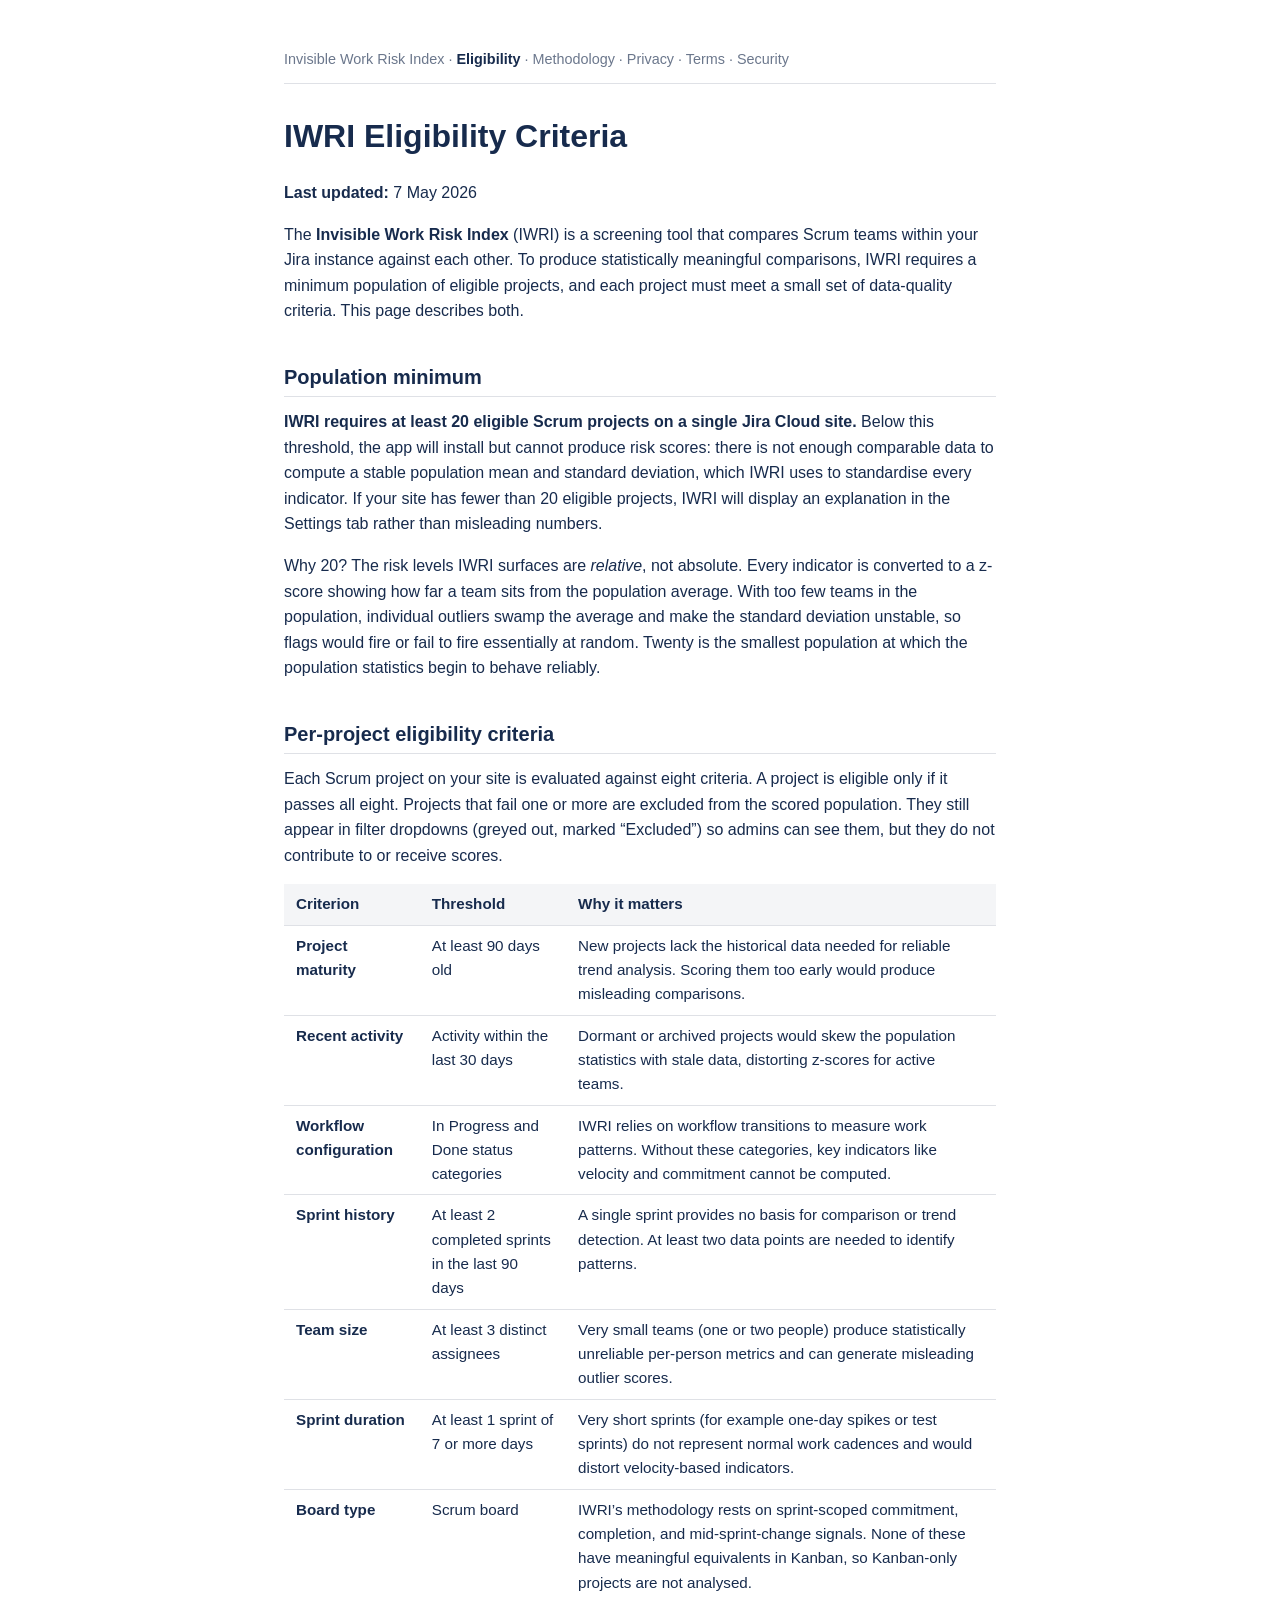
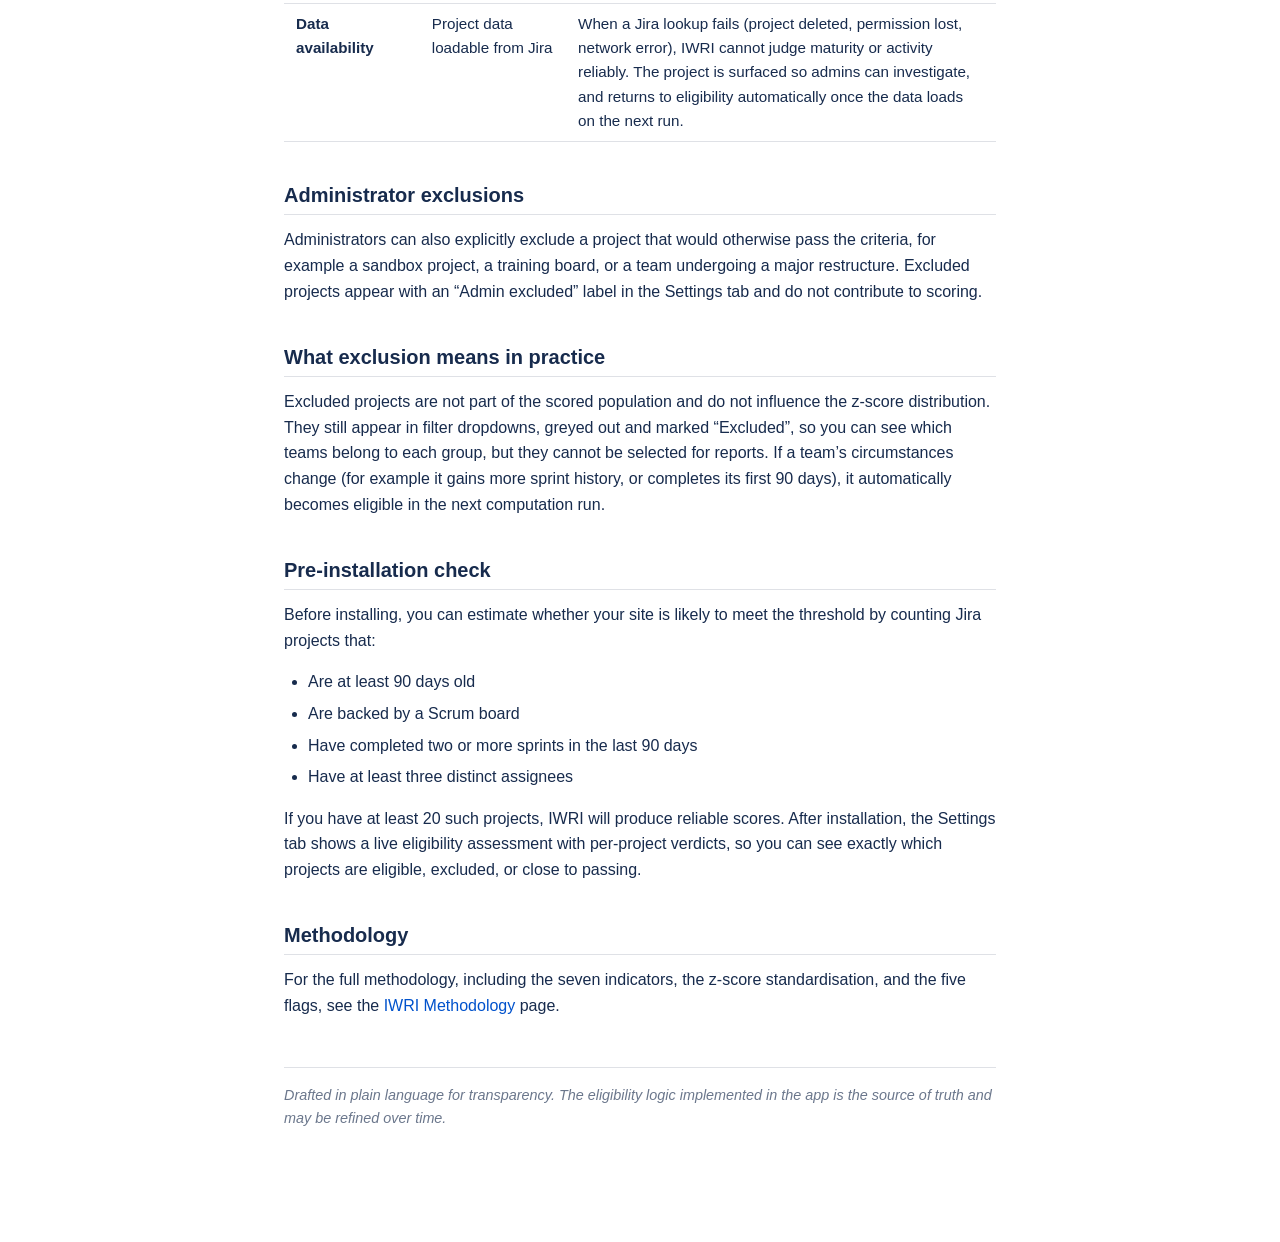
<file: eligibility.html>
<!DOCTYPE html>
<html lang="en-AU">
<head>
  <meta charset="UTF-8">
  <meta name="viewport" content="width=device-width, initial-scale=1.0">
  <title>Eligibility Criteria — Invisible Work Risk Index</title>
  <meta name="description" content="Eligibility criteria for projects scored by the Invisible Work Risk Index Atlassian Forge app.">
  <link rel="stylesheet" href="style.css">
</head>
<body>
  <main>
    <nav class="doc-nav"><a href="./">Invisible Work Risk Index</a> &middot; <a href="./eligibility.html" aria-current="page">Eligibility</a> &middot; <a href="./methodology.html">Methodology</a> &middot; <a href="./privacy.html">Privacy</a> &middot; <a href="./terms.html">Terms</a> &middot; <a href="./security.html">Security</a></nav>

    <h1>IWRI Eligibility Criteria</h1>

    <p><strong>Last updated:</strong> 7 May 2026</p>

    <p>The <strong>Invisible Work Risk Index</strong> (IWRI) is a screening tool that compares Scrum teams within your Jira instance against each other. To produce statistically meaningful comparisons, IWRI requires a minimum population of eligible projects, and each project must meet a small set of data-quality criteria. This page describes both.</p>

    <h2>Population minimum</h2>

    <p><strong>IWRI requires at least 20 eligible Scrum projects on a single Jira Cloud site.</strong> Below this threshold, the app will install but cannot produce risk scores: there is not enough comparable data to compute a stable population mean and standard deviation, which IWRI uses to standardise every indicator. If your site has fewer than 20 eligible projects, IWRI will display an explanation in the Settings tab rather than misleading numbers.</p>

    <p>Why 20? The risk levels IWRI surfaces are <em>relative</em>, not absolute. Every indicator is converted to a z-score showing how far a team sits from the population average. With too few teams in the population, individual outliers swamp the average and make the standard deviation unstable, so flags would fire or fail to fire essentially at random. Twenty is the smallest population at which the population statistics begin to behave reliably.</p>

    <h2>Per-project eligibility criteria</h2>

    <p>Each Scrum project on your site is evaluated against eight criteria. A project is eligible only if it passes all eight. Projects that fail one or more are excluded from the scored population. They still appear in filter dropdowns (greyed out, marked &ldquo;Excluded&rdquo;) so admins can see them, but they do not contribute to or receive scores.</p>

    <table>
      <thead>
        <tr>
          <th>Criterion</th>
          <th>Threshold</th>
          <th>Why it matters</th>
        </tr>
      </thead>
      <tbody>
        <tr>
          <td><strong>Project maturity</strong></td>
          <td>At least 90 days old</td>
          <td>New projects lack the historical data needed for reliable trend analysis. Scoring them too early would produce misleading comparisons.</td>
        </tr>
        <tr>
          <td><strong>Recent activity</strong></td>
          <td>Activity within the last 30 days</td>
          <td>Dormant or archived projects would skew the population statistics with stale data, distorting z-scores for active teams.</td>
        </tr>
        <tr>
          <td><strong>Workflow configuration</strong></td>
          <td>In Progress and Done status categories</td>
          <td>IWRI relies on workflow transitions to measure work patterns. Without these categories, key indicators like velocity and commitment cannot be computed.</td>
        </tr>
        <tr>
          <td><strong>Sprint history</strong></td>
          <td>At least 2 completed sprints in the last 90 days</td>
          <td>A single sprint provides no basis for comparison or trend detection. At least two data points are needed to identify patterns.</td>
        </tr>
        <tr>
          <td><strong>Team size</strong></td>
          <td>At least 3 distinct assignees</td>
          <td>Very small teams (one or two people) produce statistically unreliable per-person metrics and can generate misleading outlier scores.</td>
        </tr>
        <tr>
          <td><strong>Sprint duration</strong></td>
          <td>At least 1 sprint of 7 or more days</td>
          <td>Very short sprints (for example one-day spikes or test sprints) do not represent normal work cadences and would distort velocity-based indicators.</td>
        </tr>
        <tr>
          <td><strong>Board type</strong></td>
          <td>Scrum board</td>
          <td>IWRI&rsquo;s methodology rests on sprint-scoped commitment, completion, and mid-sprint-change signals. None of these have meaningful equivalents in Kanban, so Kanban-only projects are not analysed.</td>
        </tr>
        <tr>
          <td><strong>Data availability</strong></td>
          <td>Project data loadable from Jira</td>
          <td>When a Jira lookup fails (project deleted, permission lost, network error), IWRI cannot judge maturity or activity reliably. The project is surfaced so admins can investigate, and returns to eligibility automatically once the data loads on the next run.</td>
        </tr>
      </tbody>
    </table>

    <h2>Administrator exclusions</h2>

    <p>Administrators can also explicitly exclude a project that would otherwise pass the criteria, for example a sandbox project, a training board, or a team undergoing a major restructure. Excluded projects appear with an &ldquo;Admin excluded&rdquo; label in the Settings tab and do not contribute to scoring.</p>

    <h2>What exclusion means in practice</h2>

    <p>Excluded projects are not part of the scored population and do not influence the z-score distribution. They still appear in filter dropdowns, greyed out and marked &ldquo;Excluded&rdquo;, so you can see which teams belong to each group, but they cannot be selected for reports. If a team&rsquo;s circumstances change (for example it gains more sprint history, or completes its first 90 days), it automatically becomes eligible in the next computation run.</p>

    <h2>Pre-installation check</h2>

    <p>Before installing, you can estimate whether your site is likely to meet the threshold by counting Jira projects that:</p>
    <ul>
      <li>Are at least 90 days old</li>
      <li>Are backed by a Scrum board</li>
      <li>Have completed two or more sprints in the last 90 days</li>
      <li>Have at least three distinct assignees</li>
    </ul>
    <p>If you have at least 20 such projects, IWRI will produce reliable scores. After installation, the Settings tab shows a live eligibility assessment with per-project verdicts, so you can see exactly which projects are eligible, excluded, or close to passing.</p>

    <h2>Methodology</h2>

    <p>For the full methodology, including the seven indicators, the z-score standardisation, and the five flags, see the <a href="./methodology.html">IWRI Methodology</a> page.</p>

    <footer><p><em>Drafted in plain language for transparency. The eligibility logic implemented in the app is the source of truth and may be refined over time.</em></p></footer>
  </main>
</body>
</html>
</file>
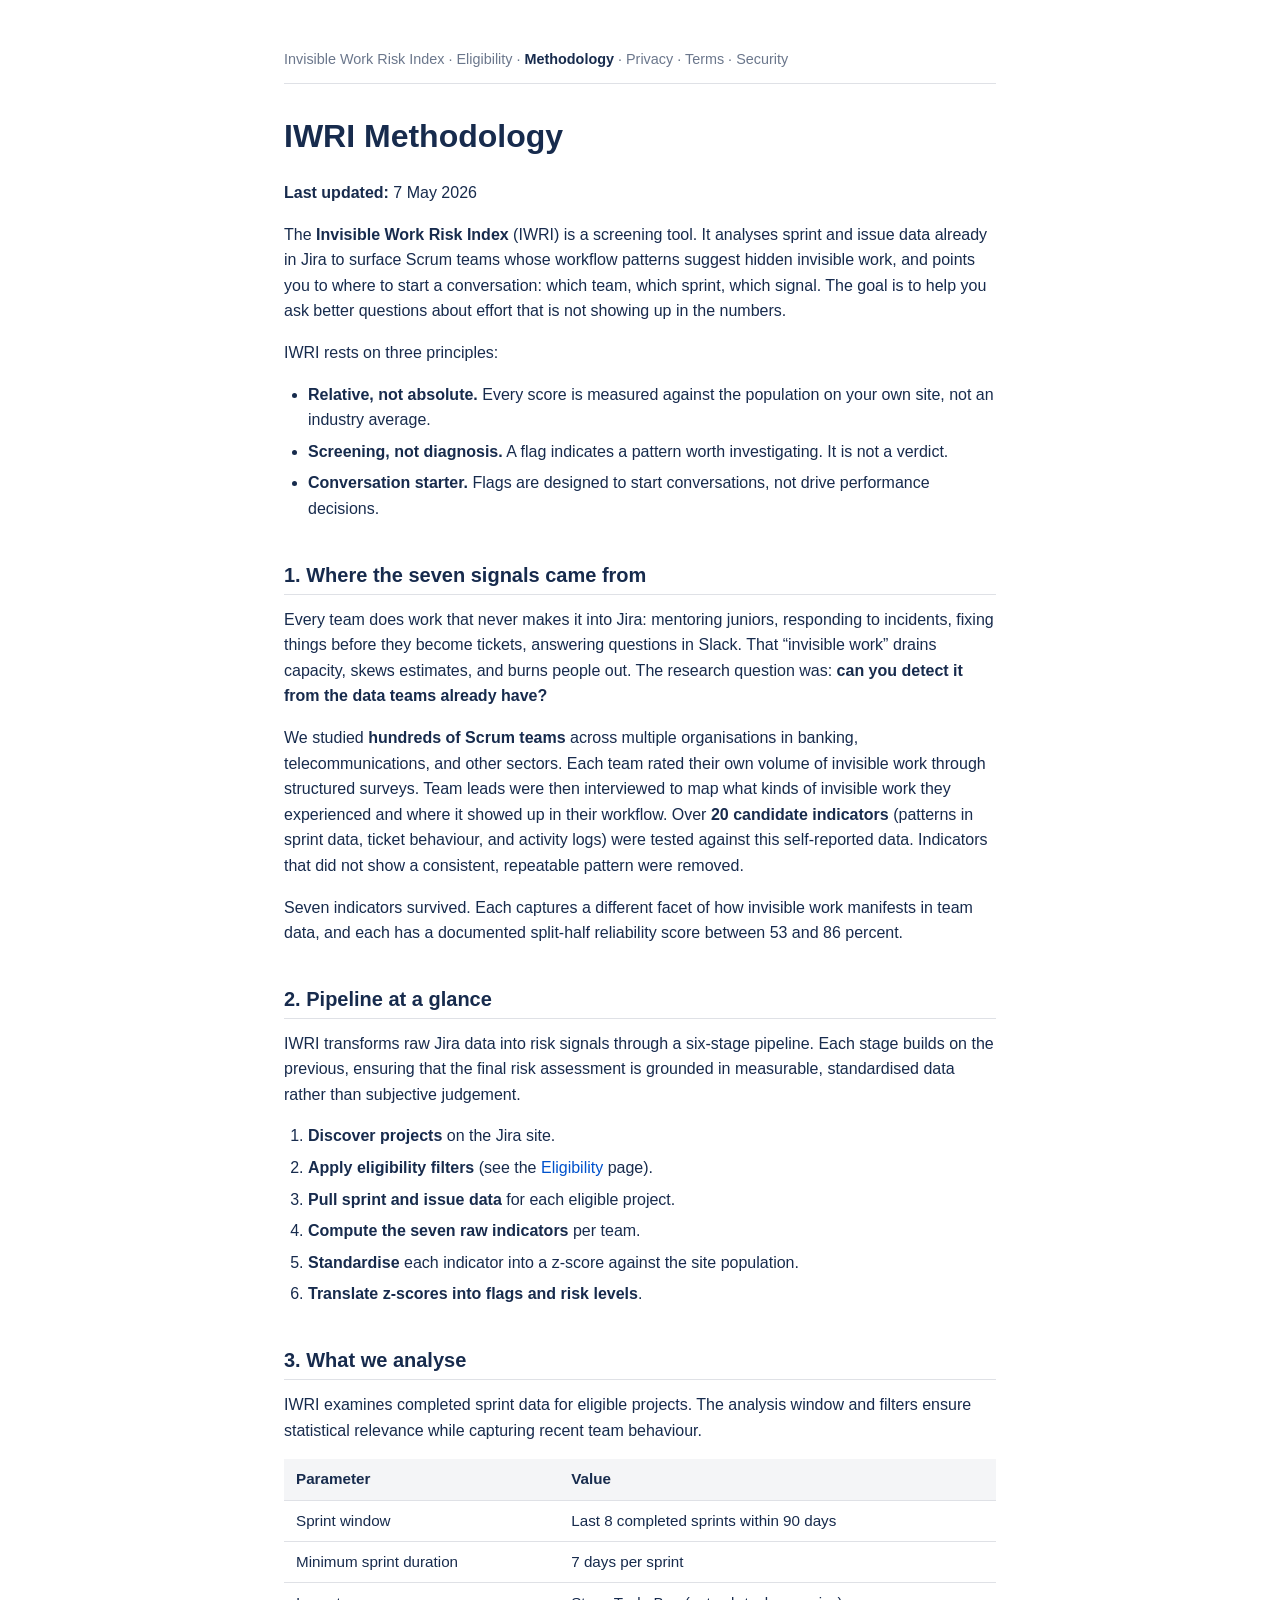
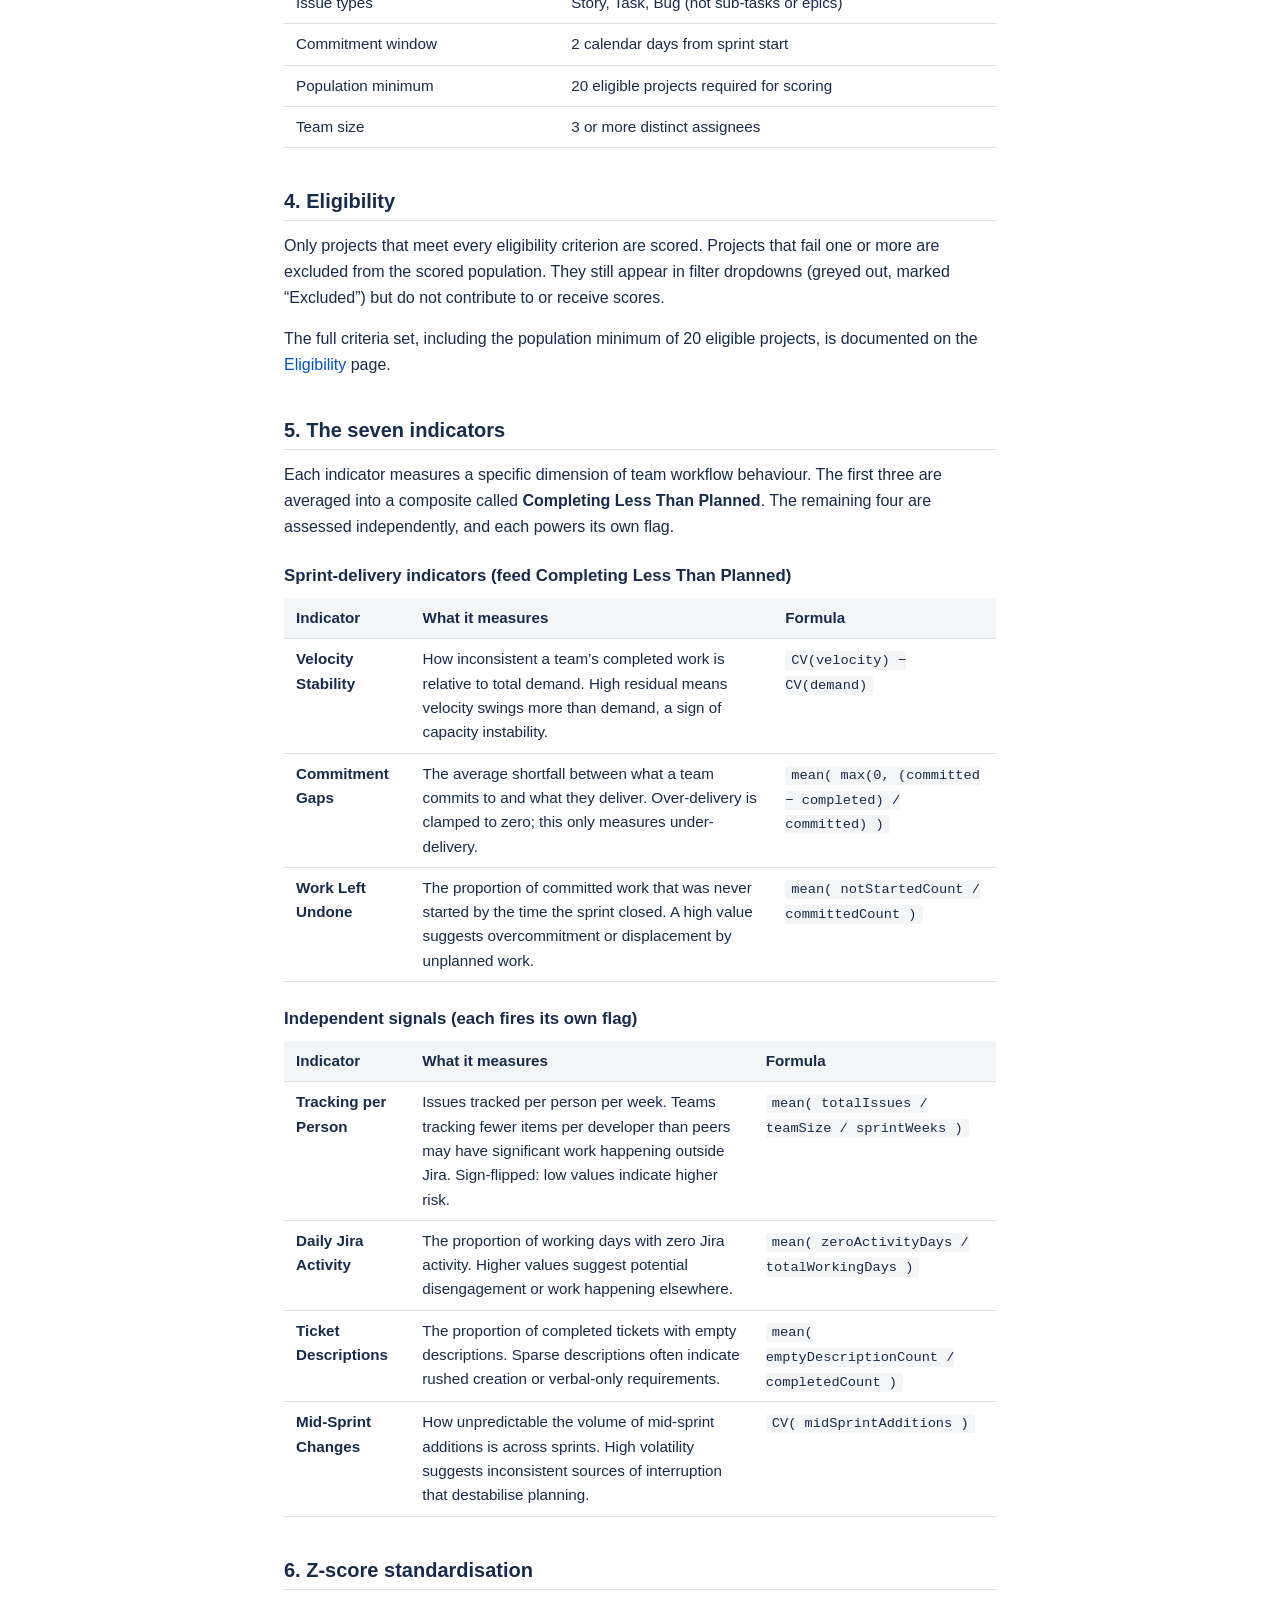
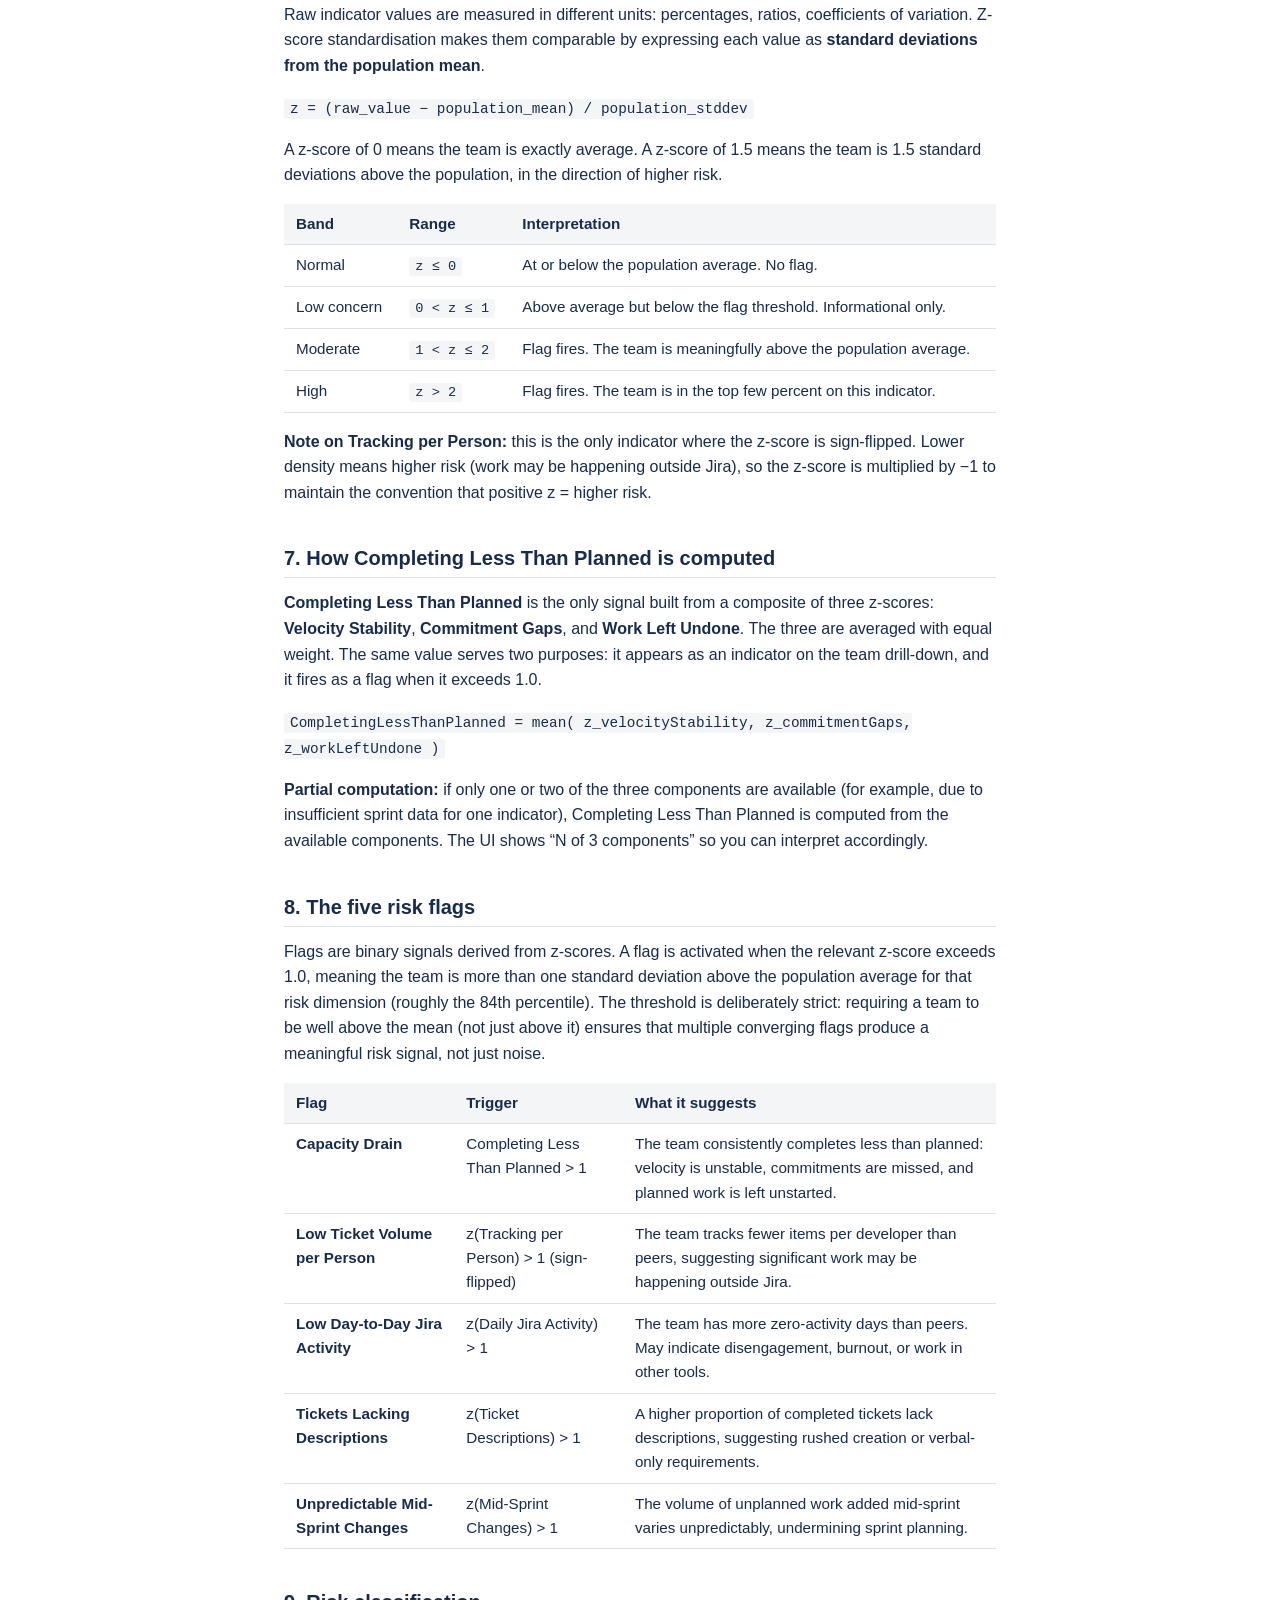
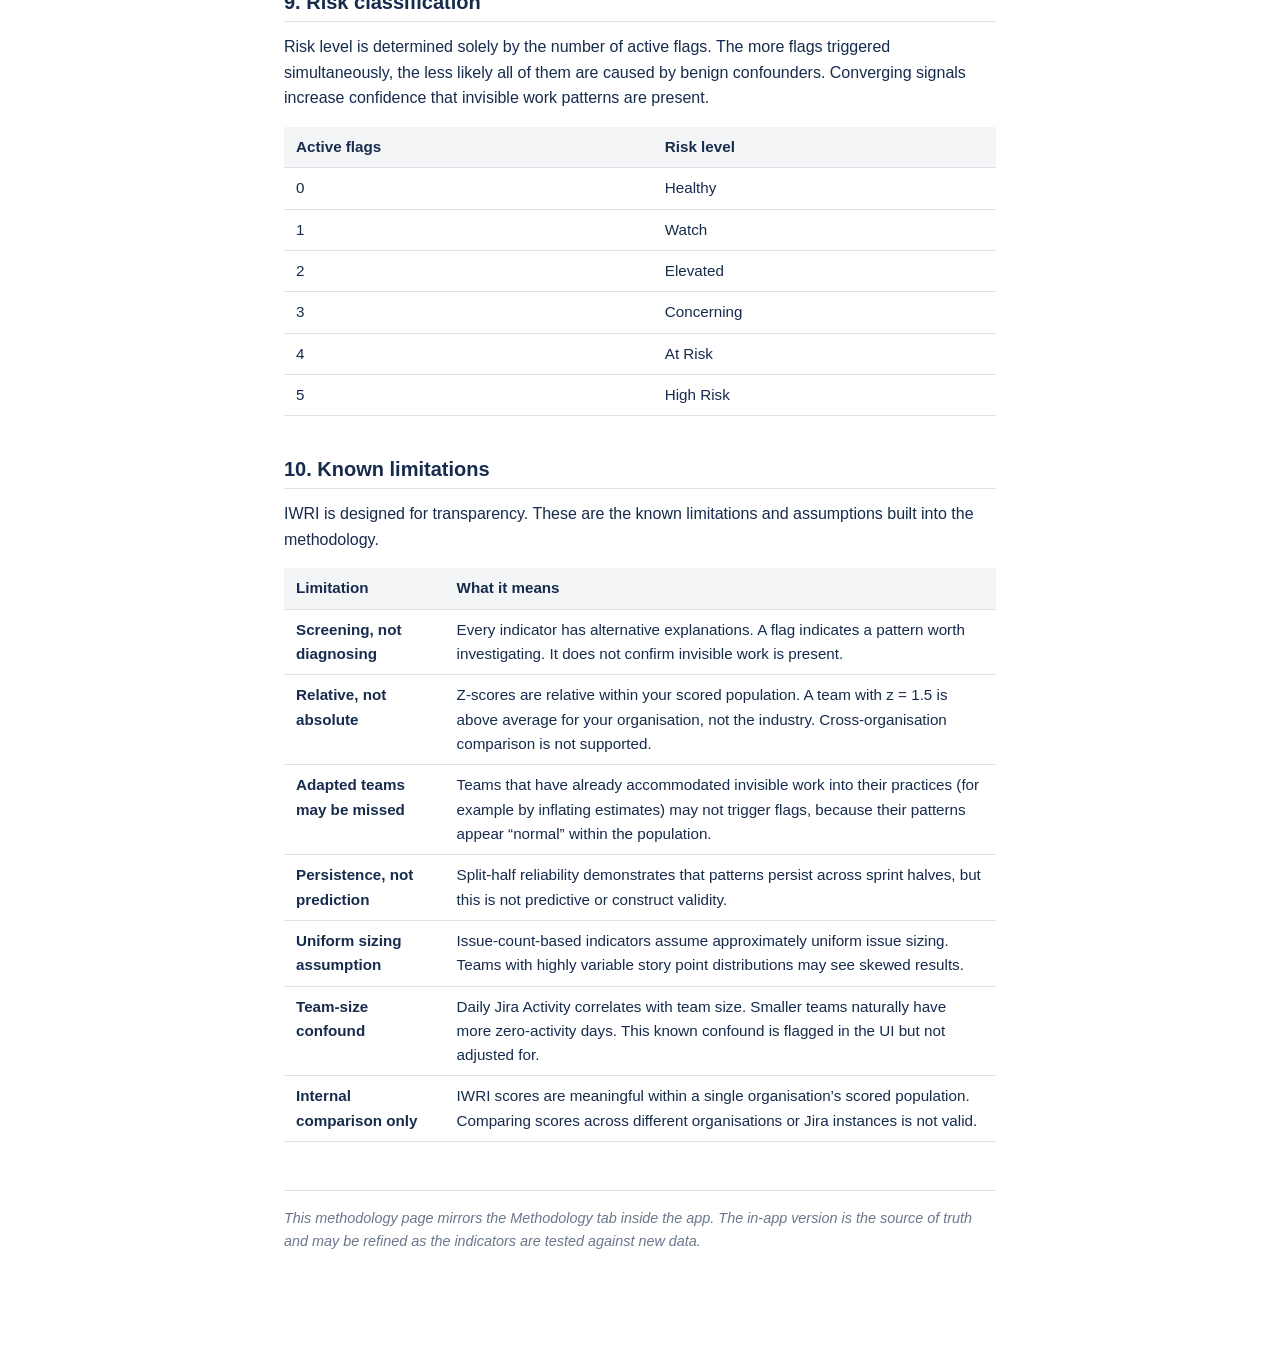
<file: methodology.html>
<!DOCTYPE html>
<html lang="en-AU">
<head>
  <meta charset="UTF-8">
  <meta name="viewport" content="width=device-width, initial-scale=1.0">
  <title>Methodology — Invisible Work Risk Index</title>
  <meta name="description" content="How the Invisible Work Risk Index Atlassian Forge app computes risk scores: research origin, indicators, z-scores, flags, and known limitations.">
  <link rel="stylesheet" href="style.css">
</head>
<body>
  <main>
    <nav class="doc-nav"><a href="./">Invisible Work Risk Index</a> &middot; <a href="./eligibility.html">Eligibility</a> &middot; <a href="./methodology.html" aria-current="page">Methodology</a> &middot; <a href="./privacy.html">Privacy</a> &middot; <a href="./terms.html">Terms</a> &middot; <a href="./security.html">Security</a></nav>

    <h1>IWRI Methodology</h1>

    <p><strong>Last updated:</strong> 7 May 2026</p>

    <p>The <strong>Invisible Work Risk Index</strong> (IWRI) is a screening tool. It analyses sprint and issue data already in Jira to surface Scrum teams whose workflow patterns suggest hidden invisible work, and points you to where to start a conversation: which team, which sprint, which signal. The goal is to help you ask better questions about effort that is not showing up in the numbers.</p>

    <p>IWRI rests on three principles:</p>
    <ul>
      <li><strong>Relative, not absolute.</strong> Every score is measured against the population on your own site, not an industry average.</li>
      <li><strong>Screening, not diagnosis.</strong> A flag indicates a pattern worth investigating. It is not a verdict.</li>
      <li><strong>Conversation starter.</strong> Flags are designed to start conversations, not drive performance decisions.</li>
    </ul>

    <h2>1. Where the seven signals came from</h2>

    <p>Every team does work that never makes it into Jira: mentoring juniors, responding to incidents, fixing things before they become tickets, answering questions in Slack. That &ldquo;invisible work&rdquo; drains capacity, skews estimates, and burns people out. The research question was: <strong>can you detect it from the data teams already have?</strong></p>

    <p>We studied <strong>hundreds of Scrum teams</strong> across multiple organisations in banking, telecommunications, and other sectors. Each team rated their own volume of invisible work through structured surveys. Team leads were then interviewed to map what kinds of invisible work they experienced and where it showed up in their workflow. Over <strong>20 candidate indicators</strong> (patterns in sprint data, ticket behaviour, and activity logs) were tested against this self-reported data. Indicators that did not show a consistent, repeatable pattern were removed.</p>

    <p>Seven indicators survived. Each captures a different facet of how invisible work manifests in team data, and each has a documented split-half reliability score between 53 and 86 percent.</p>

    <h2>2. Pipeline at a glance</h2>

    <p>IWRI transforms raw Jira data into risk signals through a six-stage pipeline. Each stage builds on the previous, ensuring that the final risk assessment is grounded in measurable, standardised data rather than subjective judgement.</p>
    <ol>
      <li><strong>Discover projects</strong> on the Jira site.</li>
      <li><strong>Apply eligibility filters</strong> (see the <a href="./eligibility.html">Eligibility</a> page).</li>
      <li><strong>Pull sprint and issue data</strong> for each eligible project.</li>
      <li><strong>Compute the seven raw indicators</strong> per team.</li>
      <li><strong>Standardise</strong> each indicator into a z-score against the site population.</li>
      <li><strong>Translate z-scores into flags and risk levels</strong>.</li>
    </ol>

    <h2>3. What we analyse</h2>

    <p>IWRI examines completed sprint data for eligible projects. The analysis window and filters ensure statistical relevance while capturing recent team behaviour.</p>

    <table>
      <thead>
        <tr><th>Parameter</th><th>Value</th></tr>
      </thead>
      <tbody>
        <tr><td>Sprint window</td><td>Last 8 completed sprints within 90 days</td></tr>
        <tr><td>Minimum sprint duration</td><td>7 days per sprint</td></tr>
        <tr><td>Issue types</td><td>Story, Task, Bug (not sub-tasks or epics)</td></tr>
        <tr><td>Commitment window</td><td>2 calendar days from sprint start</td></tr>
        <tr><td>Population minimum</td><td>20 eligible projects required for scoring</td></tr>
        <tr><td>Team size</td><td>3 or more distinct assignees</td></tr>
      </tbody>
    </table>

    <h2>4. Eligibility</h2>

    <p>Only projects that meet every eligibility criterion are scored. Projects that fail one or more are excluded from the scored population. They still appear in filter dropdowns (greyed out, marked &ldquo;Excluded&rdquo;) but do not contribute to or receive scores.</p>
    <p>The full criteria set, including the population minimum of 20 eligible projects, is documented on the <a href="./eligibility.html">Eligibility</a> page.</p>

    <h2>5. The seven indicators</h2>

    <p>Each indicator measures a specific dimension of team workflow behaviour. The first three are averaged into a composite called <strong>Completing Less Than Planned</strong>. The remaining four are assessed independently, and each powers its own flag.</p>

    <h3>Sprint-delivery indicators (feed Completing Less Than Planned)</h3>

    <table>
      <thead>
        <tr><th>Indicator</th><th>What it measures</th><th>Formula</th></tr>
      </thead>
      <tbody>
        <tr>
          <td><strong>Velocity Stability</strong></td>
          <td>How inconsistent a team&rsquo;s completed work is relative to total demand. High residual means velocity swings more than demand, a sign of capacity instability.</td>
          <td><code>CV(velocity) &minus; CV(demand)</code></td>
        </tr>
        <tr>
          <td><strong>Commitment Gaps</strong></td>
          <td>The average shortfall between what a team commits to and what they deliver. Over-delivery is clamped to zero; this only measures under-delivery.</td>
          <td><code>mean( max(0, (committed &minus; completed) / committed) )</code></td>
        </tr>
        <tr>
          <td><strong>Work Left Undone</strong></td>
          <td>The proportion of committed work that was never started by the time the sprint closed. A high value suggests overcommitment or displacement by unplanned work.</td>
          <td><code>mean( notStartedCount / committedCount )</code></td>
        </tr>
      </tbody>
    </table>

    <h3>Independent signals (each fires its own flag)</h3>

    <table>
      <thead>
        <tr><th>Indicator</th><th>What it measures</th><th>Formula</th></tr>
      </thead>
      <tbody>
        <tr>
          <td><strong>Tracking per Person</strong></td>
          <td>Issues tracked per person per week. Teams tracking fewer items per developer than peers may have significant work happening outside Jira. Sign-flipped: low values indicate higher risk.</td>
          <td><code>mean( totalIssues / teamSize / sprintWeeks )</code></td>
        </tr>
        <tr>
          <td><strong>Daily Jira Activity</strong></td>
          <td>The proportion of working days with zero Jira activity. Higher values suggest potential disengagement or work happening elsewhere.</td>
          <td><code>mean( zeroActivityDays / totalWorkingDays )</code></td>
        </tr>
        <tr>
          <td><strong>Ticket Descriptions</strong></td>
          <td>The proportion of completed tickets with empty descriptions. Sparse descriptions often indicate rushed creation or verbal-only requirements.</td>
          <td><code>mean( emptyDescriptionCount / completedCount )</code></td>
        </tr>
        <tr>
          <td><strong>Mid-Sprint Changes</strong></td>
          <td>How unpredictable the volume of mid-sprint additions is across sprints. High volatility suggests inconsistent sources of interruption that destabilise planning.</td>
          <td><code>CV( midSprintAdditions )</code></td>
        </tr>
      </tbody>
    </table>

    <h2>6. Z-score standardisation</h2>

    <p>Raw indicator values are measured in different units: percentages, ratios, coefficients of variation. Z-score standardisation makes them comparable by expressing each value as <strong>standard deviations from the population mean</strong>.</p>

    <p><code>z = (raw_value &minus; population_mean) / population_stddev</code></p>

    <p>A z-score of 0 means the team is exactly average. A z-score of 1.5 means the team is 1.5 standard deviations above the population, in the direction of higher risk.</p>

    <table>
      <thead>
        <tr><th>Band</th><th>Range</th><th>Interpretation</th></tr>
      </thead>
      <tbody>
        <tr><td>Normal</td><td><code>z &le; 0</code></td><td>At or below the population average. No flag.</td></tr>
        <tr><td>Low concern</td><td><code>0 &lt; z &le; 1</code></td><td>Above average but below the flag threshold. Informational only.</td></tr>
        <tr><td>Moderate</td><td><code>1 &lt; z &le; 2</code></td><td>Flag fires. The team is meaningfully above the population average.</td></tr>
        <tr><td>High</td><td><code>z &gt; 2</code></td><td>Flag fires. The team is in the top few percent on this indicator.</td></tr>
      </tbody>
    </table>

    <p><strong>Note on Tracking per Person:</strong> this is the only indicator where the z-score is sign-flipped. Lower density means higher risk (work may be happening outside Jira), so the z-score is multiplied by &minus;1 to maintain the convention that positive z = higher risk.</p>

    <h2>7. How Completing Less Than Planned is computed</h2>

    <p><strong>Completing Less Than Planned</strong> is the only signal built from a composite of three z-scores: <strong>Velocity Stability</strong>, <strong>Commitment Gaps</strong>, and <strong>Work Left Undone</strong>. The three are averaged with equal weight. The same value serves two purposes: it appears as an indicator on the team drill-down, and it fires as a flag when it exceeds 1.0.</p>

    <p><code>CompletingLessThanPlanned = mean( z_velocityStability, z_commitmentGaps, z_workLeftUndone )</code></p>

    <p><strong>Partial computation:</strong> if only one or two of the three components are available (for example, due to insufficient sprint data for one indicator), Completing Less Than Planned is computed from the available components. The UI shows &ldquo;N of 3 components&rdquo; so you can interpret accordingly.</p>

    <h2>8. The five risk flags</h2>

    <p>Flags are binary signals derived from z-scores. A flag is activated when the relevant z-score exceeds 1.0, meaning the team is more than one standard deviation above the population average for that risk dimension (roughly the 84th percentile). The threshold is deliberately strict: requiring a team to be well above the mean (not just above it) ensures that multiple converging flags produce a meaningful risk signal, not just noise.</p>

    <table>
      <thead>
        <tr><th>Flag</th><th>Trigger</th><th>What it suggests</th></tr>
      </thead>
      <tbody>
        <tr>
          <td><strong>Capacity Drain</strong></td>
          <td>Completing Less Than Planned &gt; 1</td>
          <td>The team consistently completes less than planned: velocity is unstable, commitments are missed, and planned work is left unstarted.</td>
        </tr>
        <tr>
          <td><strong>Low Ticket Volume per Person</strong></td>
          <td>z(Tracking per Person) &gt; 1 (sign-flipped)</td>
          <td>The team tracks fewer items per developer than peers, suggesting significant work may be happening outside Jira.</td>
        </tr>
        <tr>
          <td><strong>Low Day-to-Day Jira Activity</strong></td>
          <td>z(Daily Jira Activity) &gt; 1</td>
          <td>The team has more zero-activity days than peers. May indicate disengagement, burnout, or work in other tools.</td>
        </tr>
        <tr>
          <td><strong>Tickets Lacking Descriptions</strong></td>
          <td>z(Ticket Descriptions) &gt; 1</td>
          <td>A higher proportion of completed tickets lack descriptions, suggesting rushed creation or verbal-only requirements.</td>
        </tr>
        <tr>
          <td><strong>Unpredictable Mid-Sprint Changes</strong></td>
          <td>z(Mid-Sprint Changes) &gt; 1</td>
          <td>The volume of unplanned work added mid-sprint varies unpredictably, undermining sprint planning.</td>
        </tr>
      </tbody>
    </table>

    <h2>9. Risk classification</h2>

    <p>Risk level is determined solely by the number of active flags. The more flags triggered simultaneously, the less likely all of them are caused by benign confounders. Converging signals increase confidence that invisible work patterns are present.</p>

    <table>
      <thead>
        <tr><th>Active flags</th><th>Risk level</th></tr>
      </thead>
      <tbody>
        <tr><td>0</td><td>Healthy</td></tr>
        <tr><td>1</td><td>Watch</td></tr>
        <tr><td>2</td><td>Elevated</td></tr>
        <tr><td>3</td><td>Concerning</td></tr>
        <tr><td>4</td><td>At Risk</td></tr>
        <tr><td>5</td><td>High Risk</td></tr>
      </tbody>
    </table>

    <h2>10. Known limitations</h2>

    <p>IWRI is designed for transparency. These are the known limitations and assumptions built into the methodology.</p>

    <table>
      <thead>
        <tr><th>Limitation</th><th>What it means</th></tr>
      </thead>
      <tbody>
        <tr>
          <td><strong>Screening, not diagnosing</strong></td>
          <td>Every indicator has alternative explanations. A flag indicates a pattern worth investigating. It does not confirm invisible work is present.</td>
        </tr>
        <tr>
          <td><strong>Relative, not absolute</strong></td>
          <td>Z-scores are relative within your scored population. A team with z = 1.5 is above average for your organisation, not the industry. Cross-organisation comparison is not supported.</td>
        </tr>
        <tr>
          <td><strong>Adapted teams may be missed</strong></td>
          <td>Teams that have already accommodated invisible work into their practices (for example by inflating estimates) may not trigger flags, because their patterns appear &ldquo;normal&rdquo; within the population.</td>
        </tr>
        <tr>
          <td><strong>Persistence, not prediction</strong></td>
          <td>Split-half reliability demonstrates that patterns persist across sprint halves, but this is not predictive or construct validity.</td>
        </tr>
        <tr>
          <td><strong>Uniform sizing assumption</strong></td>
          <td>Issue-count-based indicators assume approximately uniform issue sizing. Teams with highly variable story point distributions may see skewed results.</td>
        </tr>
        <tr>
          <td><strong>Team-size confound</strong></td>
          <td>Daily Jira Activity correlates with team size. Smaller teams naturally have more zero-activity days. This known confound is flagged in the UI but not adjusted for.</td>
        </tr>
        <tr>
          <td><strong>Internal comparison only</strong></td>
          <td>IWRI scores are meaningful within a single organisation&rsquo;s scored population. Comparing scores across different organisations or Jira instances is not valid.</td>
        </tr>
      </tbody>
    </table>

    <footer><p><em>This methodology page mirrors the Methodology tab inside the app. The in-app version is the source of truth and may be refined as the indicators are tested against new data.</em></p></footer>
  </main>
</body>
</html>
</file>
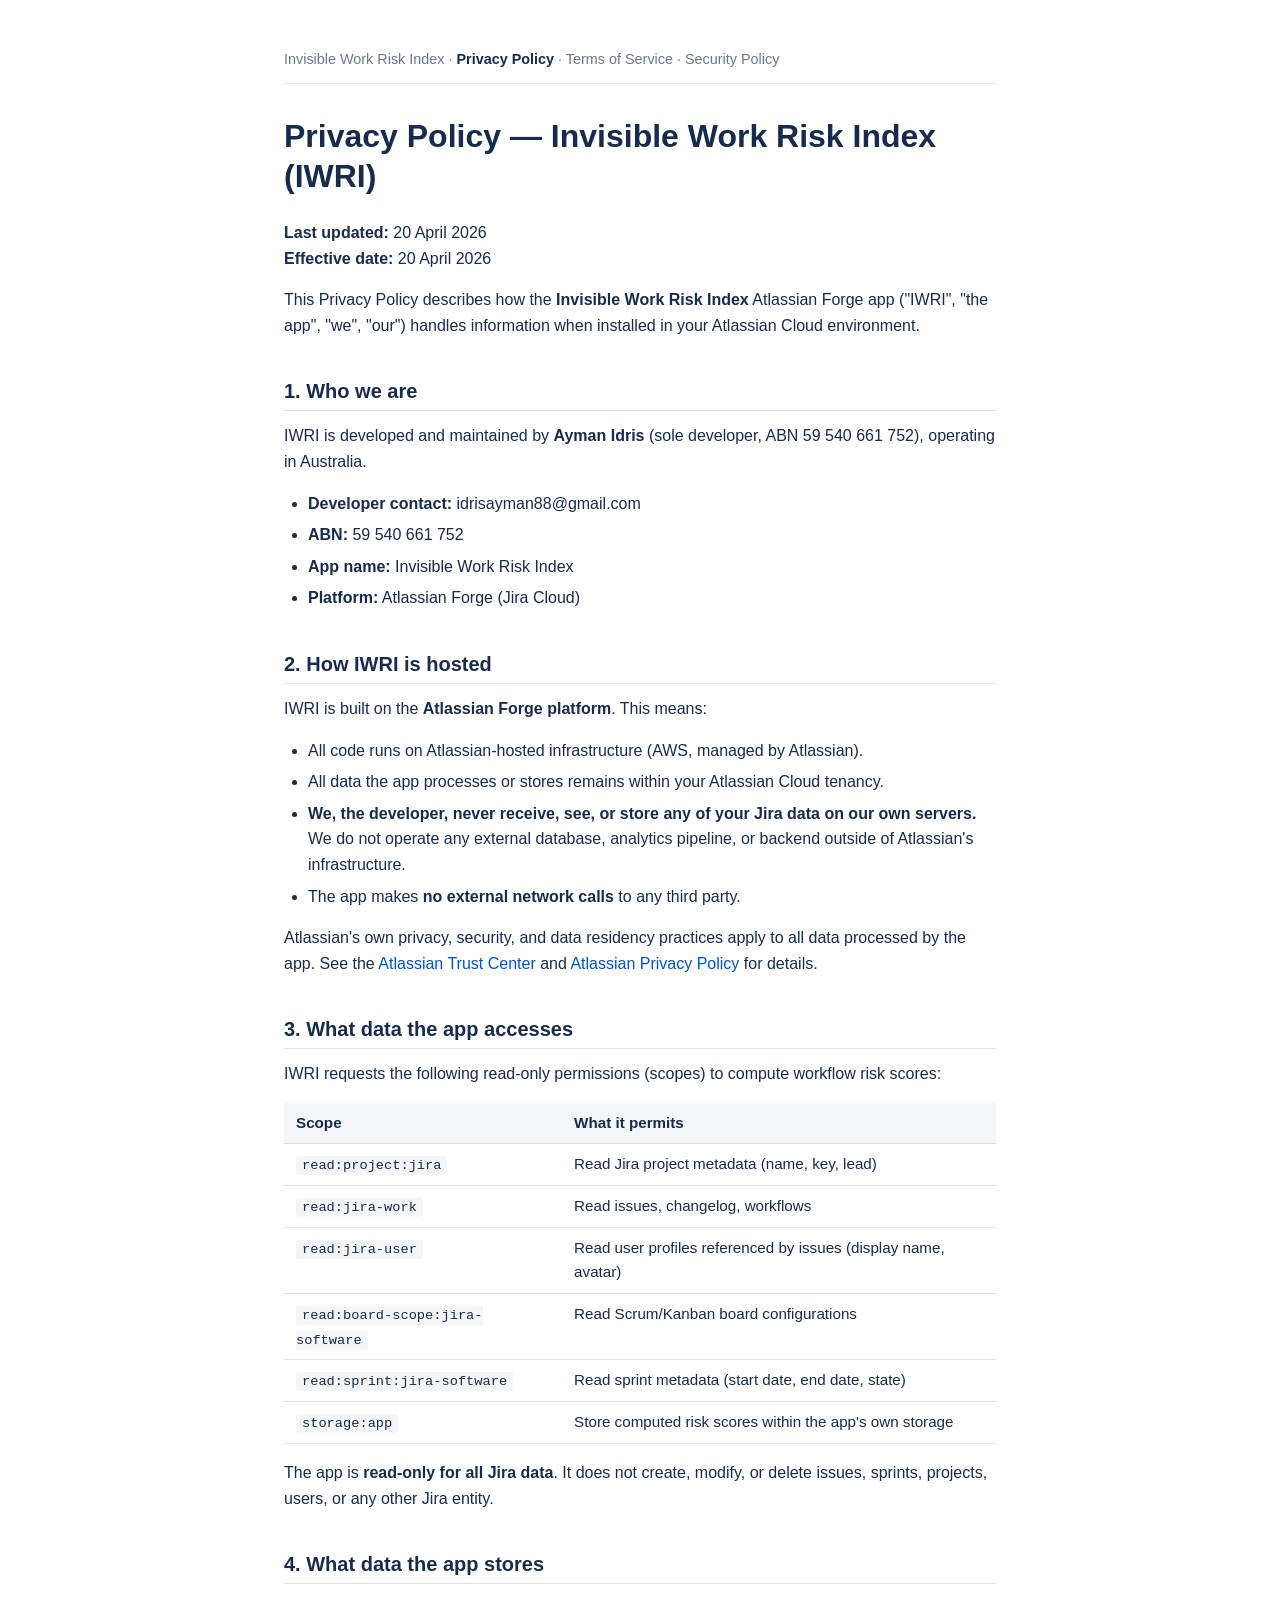
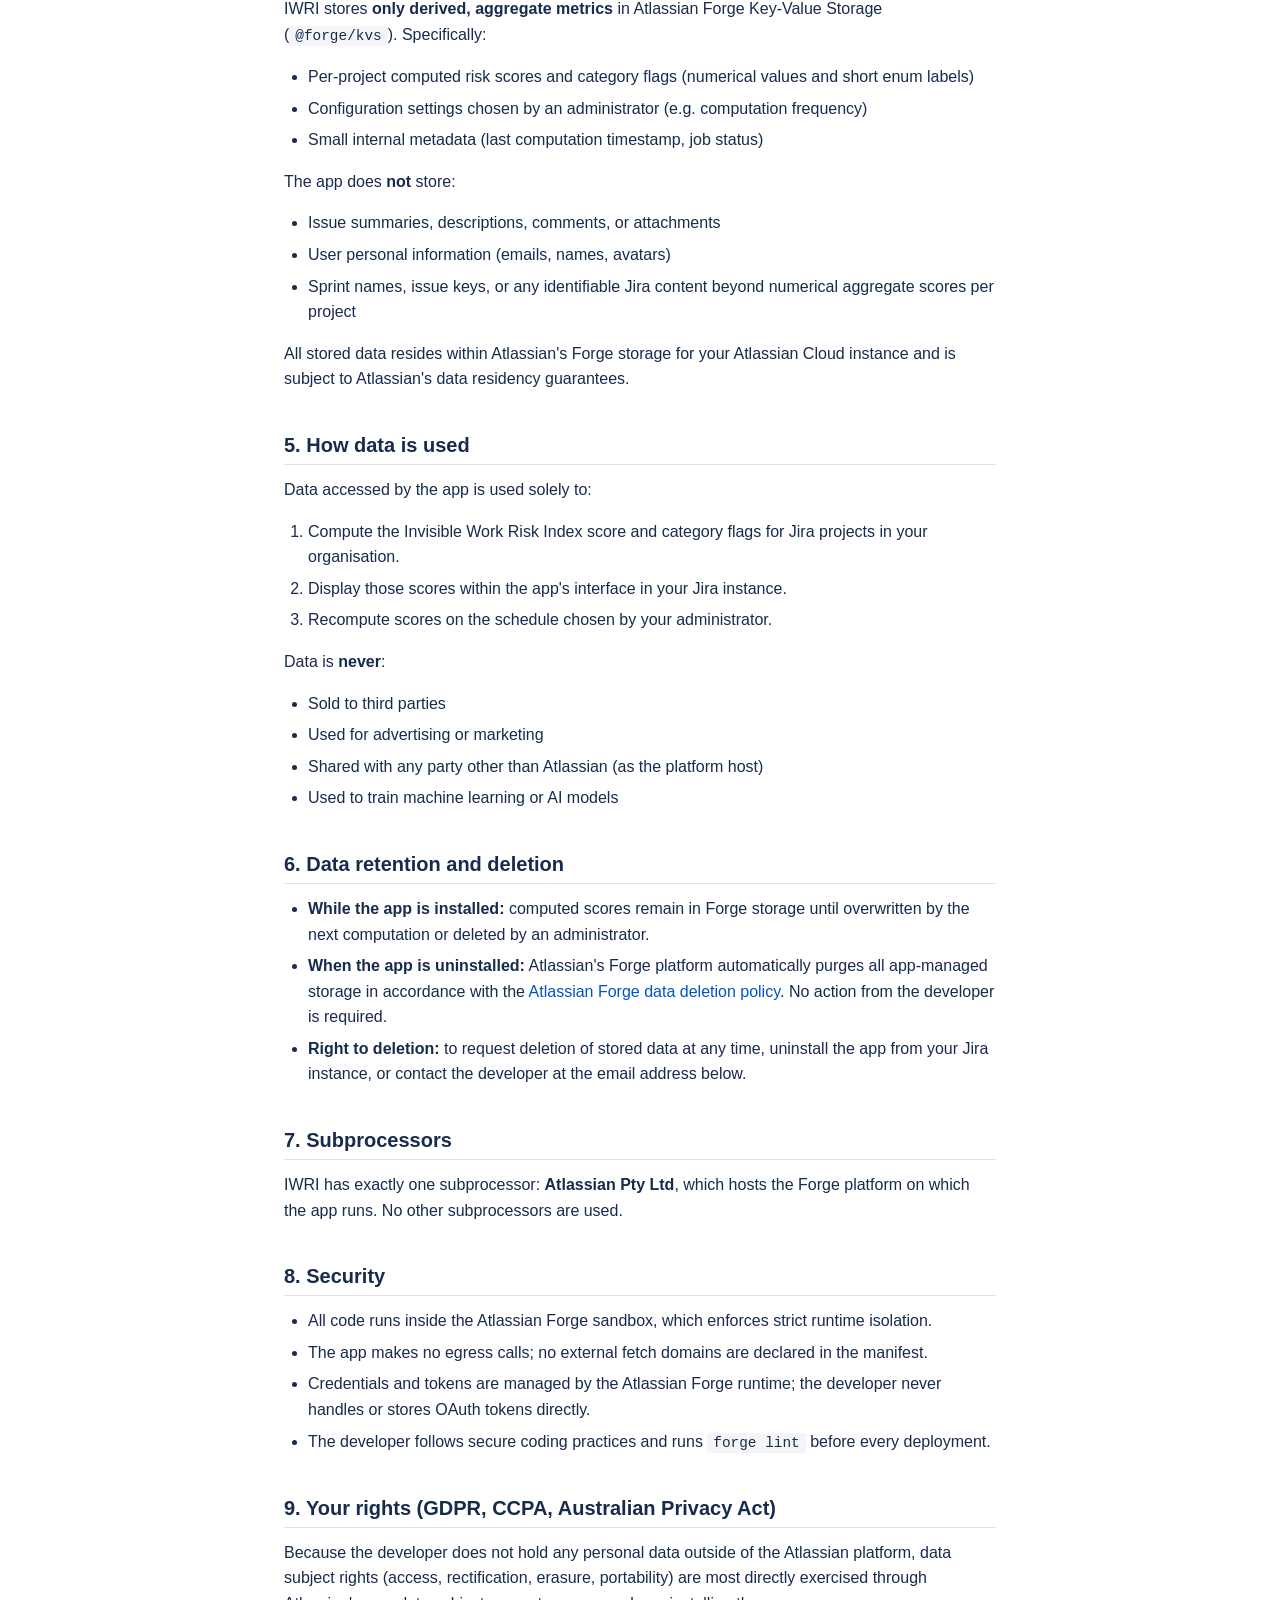
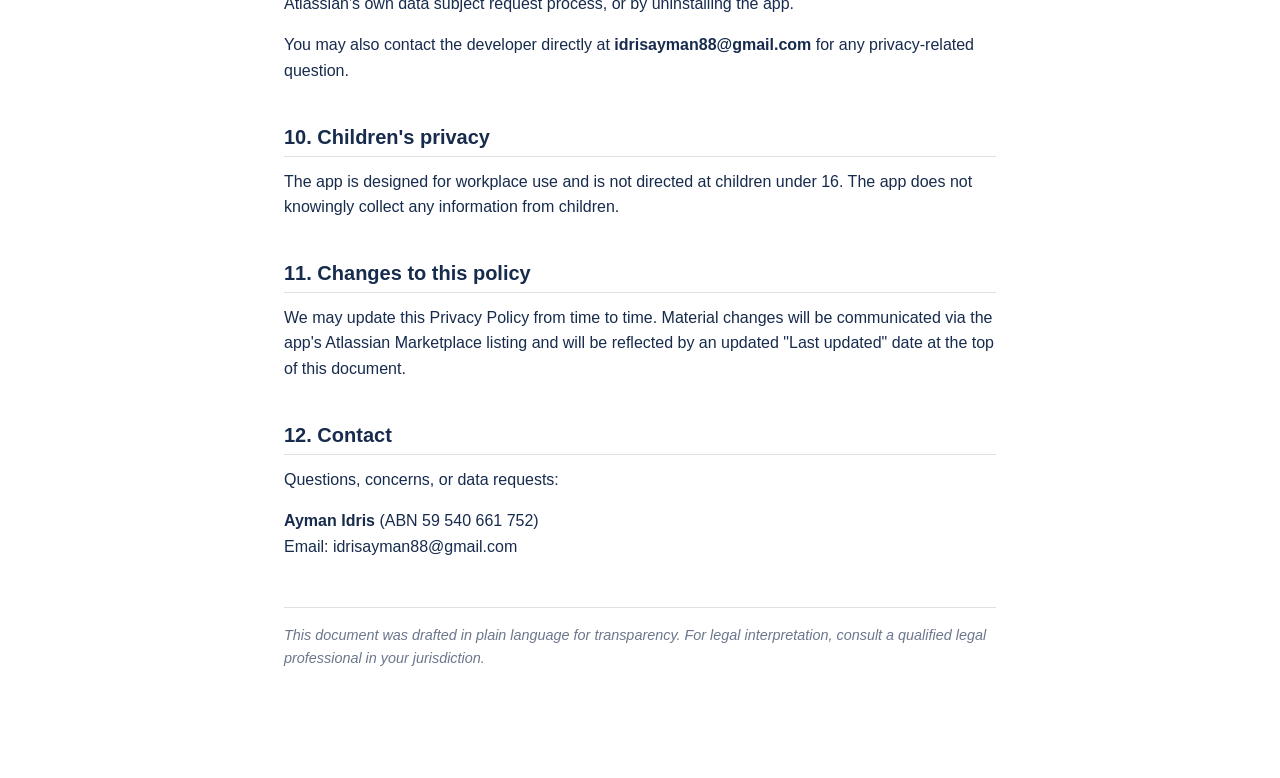
<file: privacy.html>
<!DOCTYPE html>
<html lang="en-AU">
<head>
  <meta charset="UTF-8">
  <meta name="viewport" content="width=device-width, initial-scale=1.0">
  <title>Privacy Policy — Invisible Work Risk Index</title>
  <meta name="description" content="Privacy Policy for the Invisible Work Risk Index Atlassian Forge app.">
  <link rel="stylesheet" href="style.css">
</head>
<body>
  <main>
    <nav class="doc-nav"><a href="./">Invisible Work Risk Index</a> &middot; <a href="./privacy.html" aria-current="page">Privacy Policy</a> &middot; <a href="./terms.html">Terms of Service</a> &middot; <a href="./security.html">Security Policy</a></nav>

    <h1>Privacy Policy — Invisible Work Risk Index (IWRI)</h1>

    <p><strong>Last updated:</strong> 20 April 2026<br>
    <strong>Effective date:</strong> 20 April 2026</p>

    <p>This Privacy Policy describes how the <strong>Invisible Work Risk Index</strong> Atlassian Forge app ("IWRI", "the app", "we", "our") handles information when installed in your Atlassian Cloud environment.</p>

    <h2>1. Who we are</h2>
    <p>IWRI is developed and maintained by <strong>Ayman Idris</strong> (sole developer, ABN 59 540 661 752), operating in Australia.</p>
    <ul>
      <li><strong>Developer contact:</strong> idrisayman88@gmail.com</li>
      <li><strong>ABN:</strong> 59 540 661 752</li>
      <li><strong>App name:</strong> Invisible Work Risk Index</li>
      <li><strong>Platform:</strong> Atlassian Forge (Jira Cloud)</li>
    </ul>

    <h2>2. How IWRI is hosted</h2>
    <p>IWRI is built on the <strong>Atlassian Forge platform</strong>. This means:</p>
    <ul>
      <li>All code runs on Atlassian-hosted infrastructure (AWS, managed by Atlassian).</li>
      <li>All data the app processes or stores remains within your Atlassian Cloud tenancy.</li>
      <li><strong>We, the developer, never receive, see, or store any of your Jira data on our own servers.</strong> We do not operate any external database, analytics pipeline, or backend outside of Atlassian's infrastructure.</li>
      <li>The app makes <strong>no external network calls</strong> to any third party.</li>
    </ul>
    <p>Atlassian's own privacy, security, and data residency practices apply to all data processed by the app. See the <a href="https://www.atlassian.com/trust" rel="noopener">Atlassian Trust Center</a> and <a href="https://www.atlassian.com/legal/privacy-policy" rel="noopener">Atlassian Privacy Policy</a> for details.</p>

    <h2>3. What data the app accesses</h2>
    <p>IWRI requests the following read-only permissions (scopes) to compute workflow risk scores:</p>
    <table>
      <thead><tr><th>Scope</th><th>What it permits</th></tr></thead>
      <tbody>
        <tr><td><code>read:project:jira</code></td><td>Read Jira project metadata (name, key, lead)</td></tr>
        <tr><td><code>read:jira-work</code></td><td>Read issues, changelog, workflows</td></tr>
        <tr><td><code>read:jira-user</code></td><td>Read user profiles referenced by issues (display name, avatar)</td></tr>
        <tr><td><code>read:board-scope:jira-software</code></td><td>Read Scrum/Kanban board configurations</td></tr>
        <tr><td><code>read:sprint:jira-software</code></td><td>Read sprint metadata (start date, end date, state)</td></tr>
        <tr><td><code>storage:app</code></td><td>Store computed risk scores within the app's own storage</td></tr>
      </tbody>
    </table>
    <p>The app is <strong>read-only for all Jira data</strong>. It does not create, modify, or delete issues, sprints, projects, users, or any other Jira entity.</p>

    <h2>4. What data the app stores</h2>
    <p>IWRI stores <strong>only derived, aggregate metrics</strong> in Atlassian Forge Key-Value Storage (<code>@forge/kvs</code>). Specifically:</p>
    <ul>
      <li>Per-project computed risk scores and category flags (numerical values and short enum labels)</li>
      <li>Configuration settings chosen by an administrator (e.g. computation frequency)</li>
      <li>Small internal metadata (last computation timestamp, job status)</li>
    </ul>
    <p>The app does <strong>not</strong> store:</p>
    <ul>
      <li>Issue summaries, descriptions, comments, or attachments</li>
      <li>User personal information (emails, names, avatars)</li>
      <li>Sprint names, issue keys, or any identifiable Jira content beyond numerical aggregate scores per project</li>
    </ul>
    <p>All stored data resides within Atlassian's Forge storage for your Atlassian Cloud instance and is subject to Atlassian's data residency guarantees.</p>

    <h2>5. How data is used</h2>
    <p>Data accessed by the app is used solely to:</p>
    <ol>
      <li>Compute the Invisible Work Risk Index score and category flags for Jira projects in your organisation.</li>
      <li>Display those scores within the app's interface in your Jira instance.</li>
      <li>Recompute scores on the schedule chosen by your administrator.</li>
    </ol>
    <p>Data is <strong>never</strong>:</p>
    <ul>
      <li>Sold to third parties</li>
      <li>Used for advertising or marketing</li>
      <li>Shared with any party other than Atlassian (as the platform host)</li>
      <li>Used to train machine learning or AI models</li>
    </ul>

    <h2>6. Data retention and deletion</h2>
    <ul>
      <li><strong>While the app is installed:</strong> computed scores remain in Forge storage until overwritten by the next computation or deleted by an administrator.</li>
      <li><strong>When the app is uninstalled:</strong> Atlassian's Forge platform automatically purges all app-managed storage in accordance with the <a href="https://developer.atlassian.com/platform/forge/manifest-reference/lifecycle/" rel="noopener">Atlassian Forge data deletion policy</a>. No action from the developer is required.</li>
      <li><strong>Right to deletion:</strong> to request deletion of stored data at any time, uninstall the app from your Jira instance, or contact the developer at the email address below.</li>
    </ul>

    <h2>7. Subprocessors</h2>
    <p>IWRI has exactly one subprocessor: <strong>Atlassian Pty Ltd</strong>, which hosts the Forge platform on which the app runs. No other subprocessors are used.</p>

    <h2>8. Security</h2>
    <ul>
      <li>All code runs inside the Atlassian Forge sandbox, which enforces strict runtime isolation.</li>
      <li>The app makes no egress calls; no external fetch domains are declared in the manifest.</li>
      <li>Credentials and tokens are managed by the Atlassian Forge runtime; the developer never handles or stores OAuth tokens directly.</li>
      <li>The developer follows secure coding practices and runs <code>forge lint</code> before every deployment.</li>
    </ul>

    <h2>9. Your rights (GDPR, CCPA, Australian Privacy Act)</h2>
    <p>Because the developer does not hold any personal data outside of the Atlassian platform, data subject rights (access, rectification, erasure, portability) are most directly exercised through Atlassian's own data subject request process, or by uninstalling the app.</p>
    <p>You may also contact the developer directly at <strong>idrisayman88@gmail.com</strong> for any privacy-related question.</p>

    <h2>10. Children's privacy</h2>
    <p>The app is designed for workplace use and is not directed at children under 16. The app does not knowingly collect any information from children.</p>

    <h2>11. Changes to this policy</h2>
    <p>We may update this Privacy Policy from time to time. Material changes will be communicated via the app's Atlassian Marketplace listing and will be reflected by an updated "Last updated" date at the top of this document.</p>

    <h2>12. Contact</h2>
    <p>Questions, concerns, or data requests:</p>
    <p><strong>Ayman Idris</strong> (ABN 59 540 661 752)<br>
    Email: idrisayman88@gmail.com</p>

    <footer><p><em>This document was drafted in plain language for transparency. For legal interpretation, consult a qualified legal professional in your jurisdiction.</em></p></footer>
  </main>
</body>
</html>
</file>
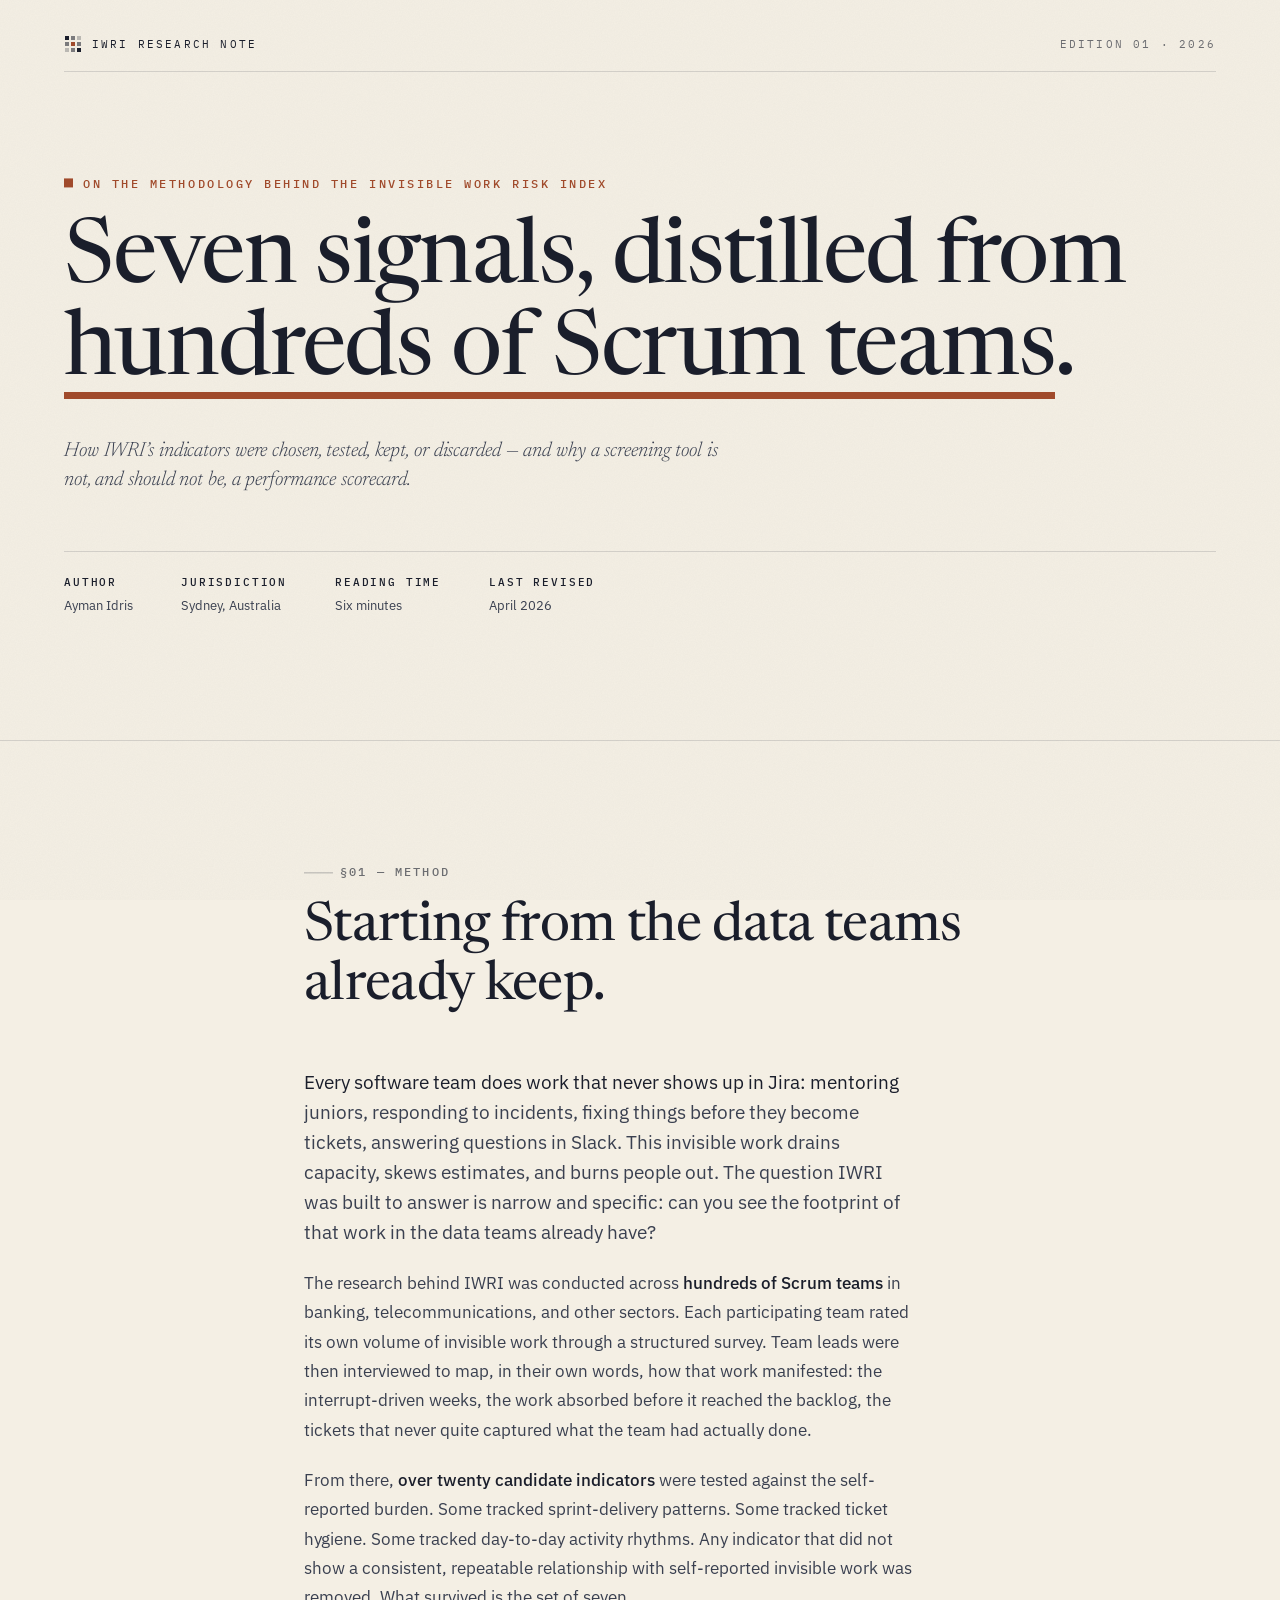
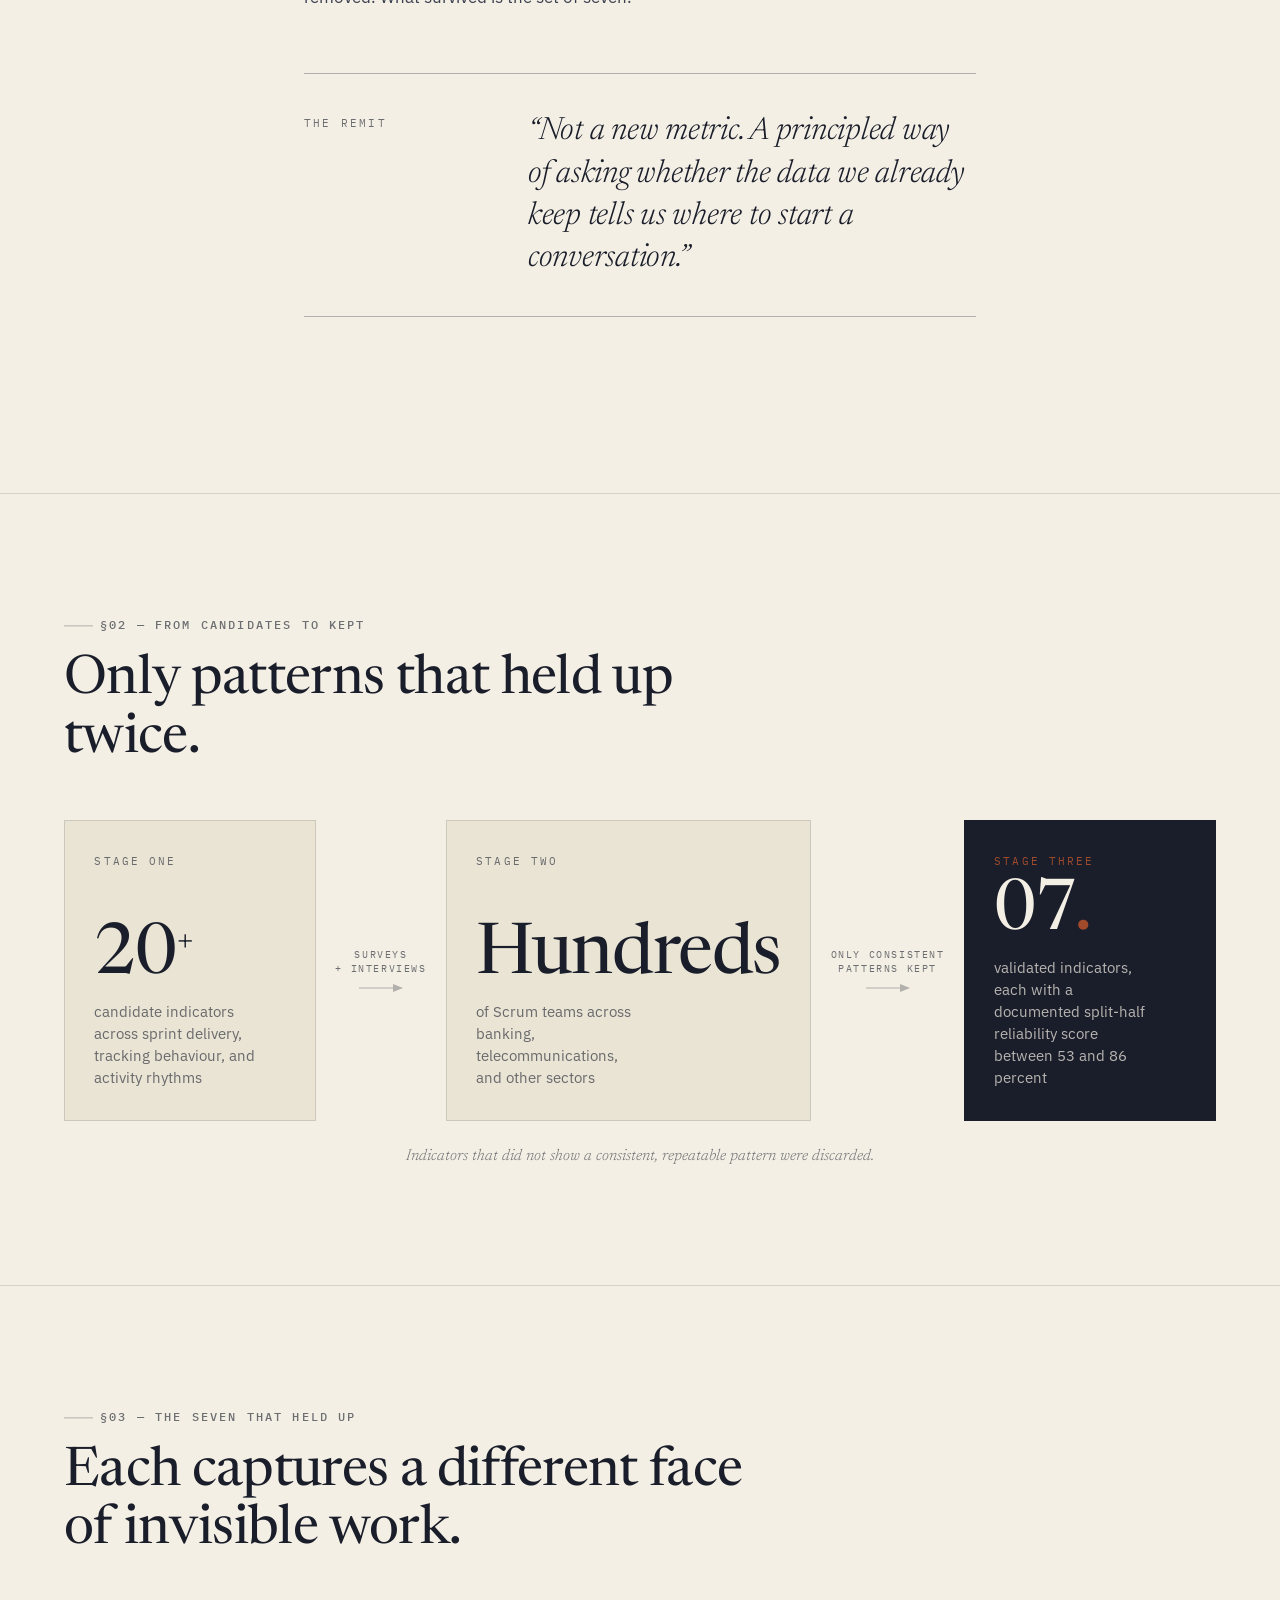
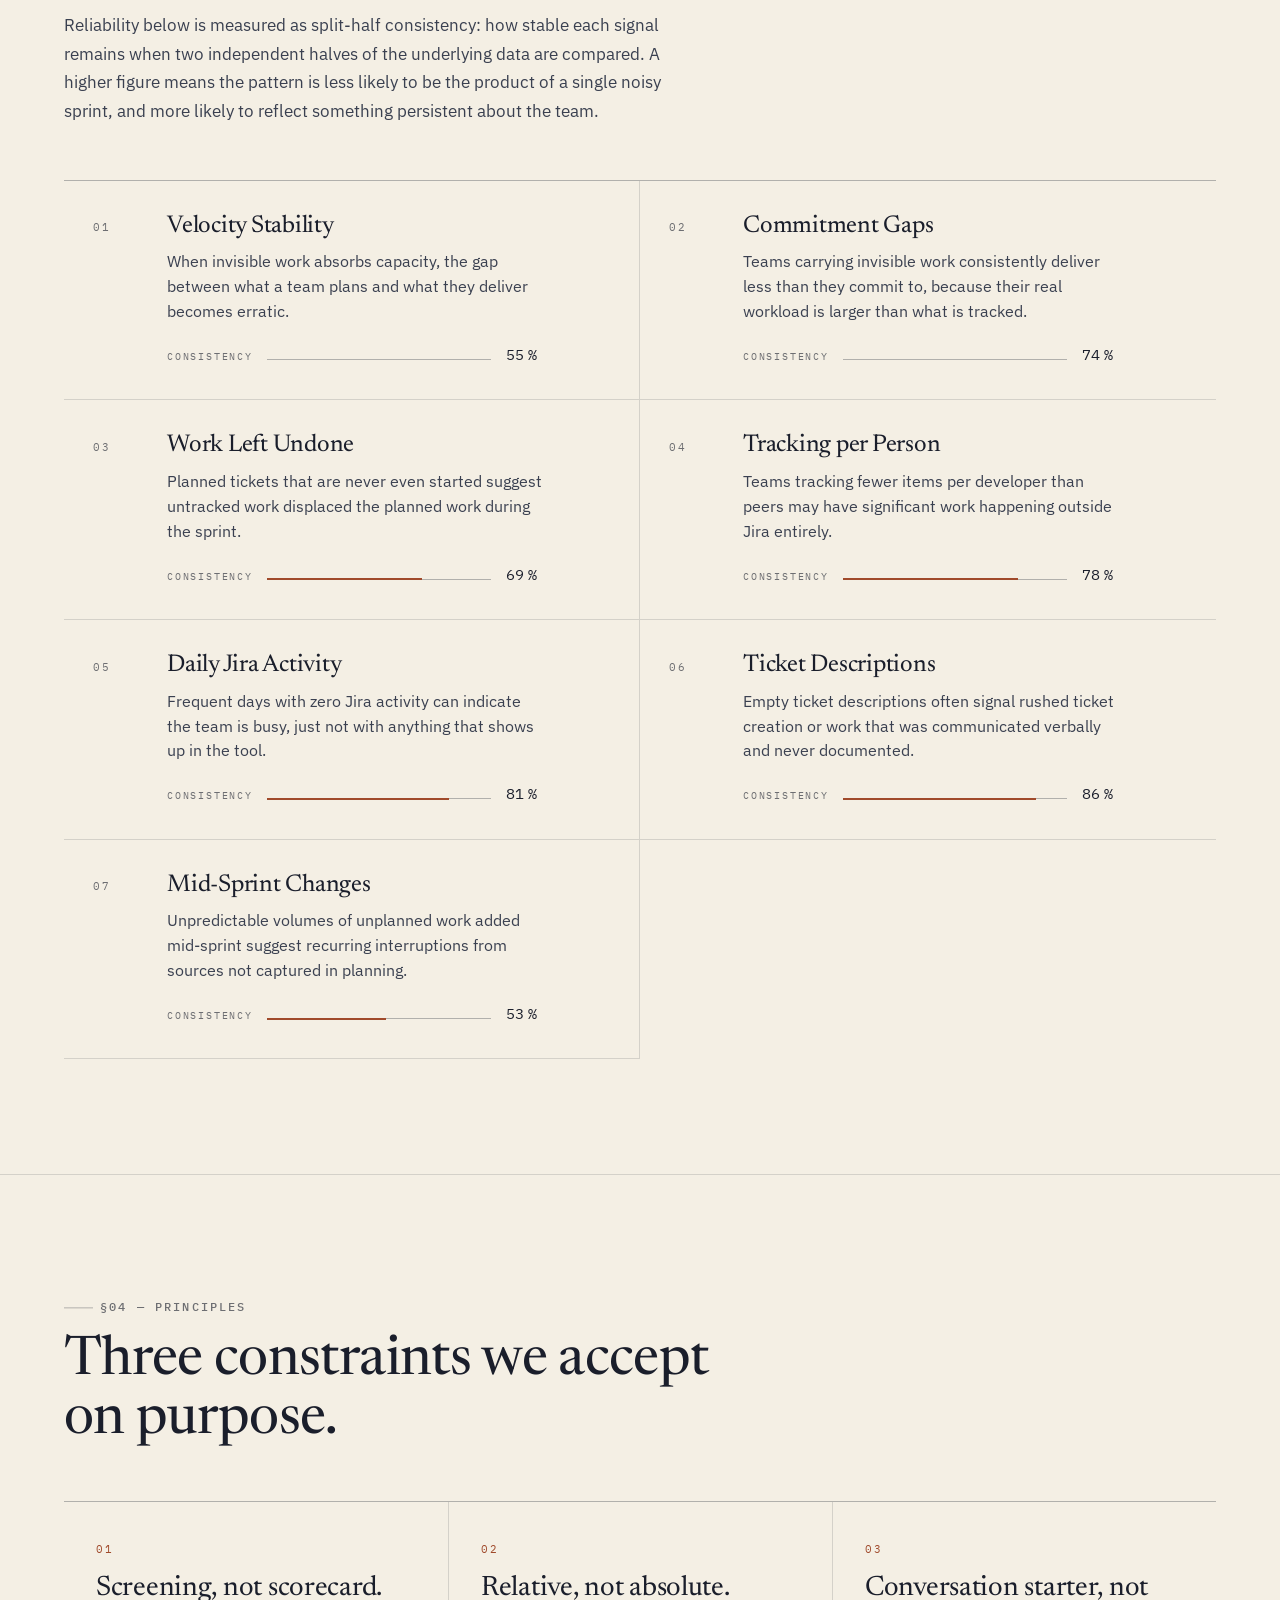
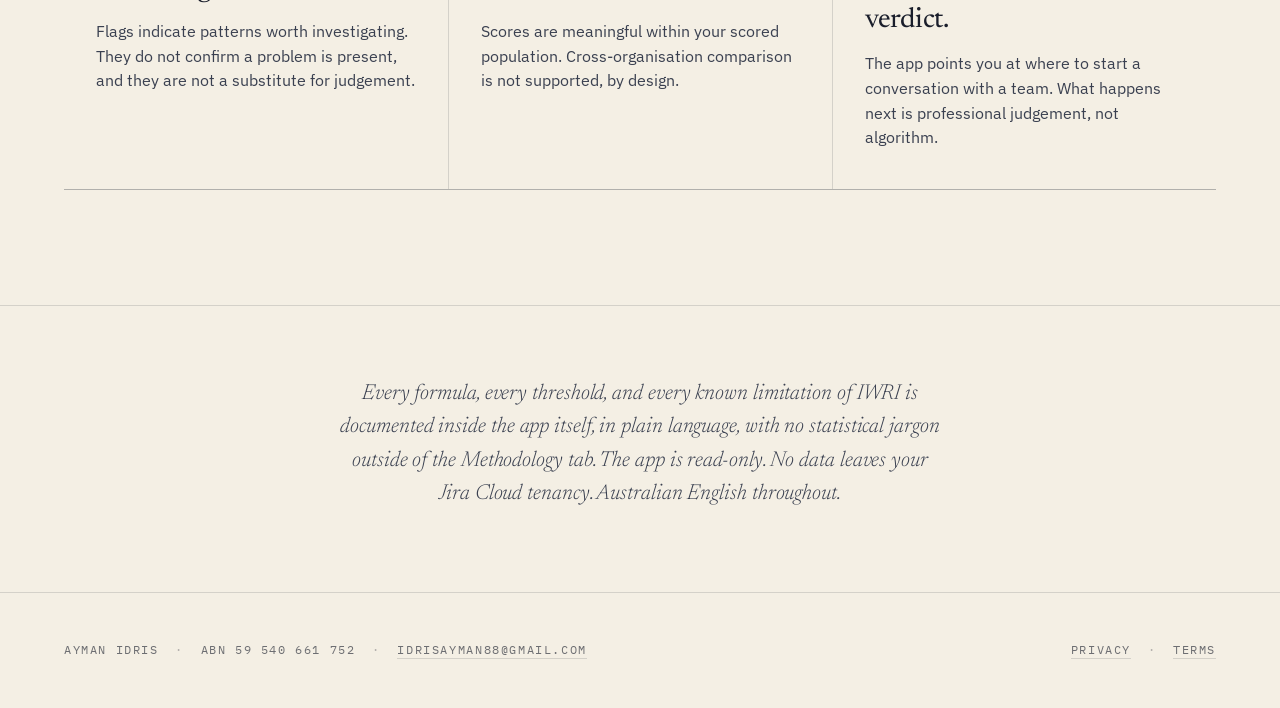
<file: research.html>
<!DOCTYPE html>
<html lang="en-AU">
<head>
  <meta charset="UTF-8">
  <meta name="viewport" content="width=device-width, initial-scale=1.0">
  <title>The Research Behind IWRI — Invisible Work Risk Index</title>
  <meta name="description" content="How seven workflow signals were distilled from research with hundreds of Scrum teams across banking, telecommunications, and other sectors.">
  <link rel="preconnect" href="https://fonts.googleapis.com">
  <link rel="preconnect" href="https://fonts.gstatic.com" crossorigin>
  <link href="https://fonts.googleapis.com/css2?family=Newsreader:ital,opsz,wght@0,6..72,300..700;1,6..72,300..500&family=IBM+Plex+Sans:wght@300;400;500;600&family=IBM+Plex+Mono:wght@400;500&display=swap" rel="stylesheet">
  <style>
    :root {
      --paper: #F4EFE4;
      --paper-deep: #EAE4D5;
      --ink: #1A1E2B;
      --ink-soft: #3A4050;
      --ink-mute: rgba(26, 30, 43, 0.62);
      --rule: rgba(26, 30, 43, 0.14);
      --rule-strong: rgba(26, 30, 43, 0.30);
      --accent: #A04A2B;
      --accent-soft: rgba(160, 74, 43, 0.14);
      --sage: #6B7661;

      --serif: "Newsreader", "Iowan Old Style", Georgia, serif;
      --sans: "IBM Plex Sans", -apple-system, BlinkMacSystemFont, system-ui, sans-serif;
      --mono: "IBM Plex Mono", "SF Mono", Menlo, Consolas, monospace;

      --col: min(72rem, 100% - 2.5rem);
      --col-narrow: min(42rem, 100% - 2.5rem);
    }

    * { box-sizing: border-box; }

    html {
      -webkit-font-smoothing: antialiased;
      -moz-osx-font-smoothing: grayscale;
      text-rendering: optimizeLegibility;
    }

    html, body { margin: 0; padding: 0; }

    body {
      background: var(--paper);
      color: var(--ink);
      font-family: var(--sans);
      font-size: 17px;
      line-height: 1.65;
      font-weight: 400;
      min-height: 100vh;
      position: relative;
    }

    /* Paper grain — a subtle SVG noise layer */
    body::before {
      content: "";
      position: fixed;
      inset: 0;
      pointer-events: none;
      z-index: 1;
      opacity: 0.42;
      mix-blend-mode: multiply;
      background-image: url("data:image/svg+xml;utf8,<svg xmlns='http://www.w3.org/2000/svg' width='220' height='220'><filter id='n'><feTurbulence type='fractalNoise' baseFrequency='0.85' numOctaves='2' stitchTiles='stitch'/><feColorMatrix values='0 0 0 0 0.10  0 0 0 0 0.12  0 0 0 0 0.17  0 0 0 0.08 0'/></filter><rect width='100%' height='100%' filter='url(%23n)'/></svg>");
    }

    main, header, footer { position: relative; z-index: 2; }

    .col { width: var(--col); margin-inline: auto; }
    .col-narrow { width: var(--col-narrow); margin-inline: auto; }

    /* ------------------------------------------------------------------
       Typography
       ------------------------------------------------------------------ */

    .kicker {
      font-family: var(--mono);
      font-weight: 500;
      font-size: 11.5px;
      letter-spacing: 0.22em;
      text-transform: uppercase;
      color: var(--ink-mute);
    }

    .kicker--accent { color: var(--accent); }

    .section-tag {
      font-family: var(--mono);
      font-weight: 500;
      font-size: 12px;
      letter-spacing: 0.18em;
      text-transform: uppercase;
      color: var(--ink-mute);
      display: inline-flex;
      align-items: baseline;
      gap: 0.6em;
    }

    .section-tag::before {
      content: "";
      width: 1.8rem;
      height: 1px;
      background: var(--rule-strong);
      display: inline-block;
      transform: translateY(-0.22em);
    }

    h1, h2, h3 { margin: 0; font-weight: 400; }

    .display {
      font-family: var(--serif);
      font-optical-sizing: auto;
      font-weight: 420;
      letter-spacing: -0.018em;
      line-height: 1.02;
      color: var(--ink);
    }

    .display em {
      font-style: italic;
      font-weight: 380;
    }

    .hed {
      font-family: var(--serif);
      font-optical-sizing: auto;
      font-weight: 430;
      letter-spacing: -0.012em;
      line-height: 1.08;
    }

    .deck {
      font-family: var(--serif);
      font-weight: 300;
      font-style: italic;
      line-height: 1.4;
      color: var(--ink-soft);
      letter-spacing: -0.005em;
    }

    p { margin: 0 0 1em; }
    p.lede { font-size: 1.16rem; line-height: 1.62; color: var(--ink-soft); }
    p.lede::first-line { color: var(--ink); }

    a {
      color: var(--ink);
      text-decoration: underline;
      text-decoration-color: var(--rule-strong);
      text-decoration-thickness: 1px;
      text-underline-offset: 0.22em;
      transition: color 0.15s, text-decoration-color 0.15s;
    }
    a:hover { color: var(--accent); text-decoration-color: var(--accent); }

    /* ------------------------------------------------------------------
       Masthead
       ------------------------------------------------------------------ */

    header.masthead {
      padding: clamp(1.6rem, 3vw, 2.2rem) 0 clamp(4rem, 9vw, 7rem);
      border-bottom: 1px solid var(--rule);
    }

    .masthead-bar {
      display: flex;
      justify-content: space-between;
      align-items: center;
      padding-bottom: 1.1rem;
      border-bottom: 1px solid var(--rule);
      margin-bottom: clamp(3.5rem, 8vw, 6rem);
      font-family: var(--mono);
      font-size: 11px;
      letter-spacing: 0.2em;
      text-transform: uppercase;
      color: var(--ink-mute);
    }
    .masthead-bar .mark {
      display: inline-flex;
      align-items: center;
      gap: 0.6rem;
      color: var(--ink);
    }
    .masthead-bar .mark svg { display: block; }

    .masthead-kicker {
      margin-bottom: 1.4rem;
      display: inline-flex;
      align-items: baseline;
      gap: 0.9em;
    }

    .masthead-kicker .plate {
      display: inline-block;
      width: 0.55rem;
      height: 0.55rem;
      background: var(--accent);
      transform: translateY(-0.05em);
    }

    h1.display {
      font-size: clamp(2.6rem, 7.2vw, 5.6rem);
      max-width: 20ch;
      margin: 0 0 clamp(1.5rem, 3vw, 2.4rem);
    }

    h1.display .accent-underline {
      position: relative;
      white-space: nowrap;
    }

    h1.display .accent-underline::after {
      content: "";
      position: absolute;
      left: 0;
      right: 0;
      bottom: -0.02em;
      height: 0.08em;
      background: var(--accent);
      transform-origin: left;
      transform: scaleX(0);
      animation: underline-grow 1.2s cubic-bezier(0.22, 1, 0.36, 1) 0.9s forwards;
    }

    .deck-block {
      max-width: 42rem;
      font-size: clamp(1.15rem, 1.6vw, 1.4rem);
      margin-bottom: clamp(2.2rem, 5vw, 3.5rem);
    }

    .meta-row {
      display: flex;
      flex-wrap: wrap;
      gap: 2.2rem 3rem;
      padding-top: 1.4rem;
      border-top: 1px solid var(--rule);
      font-family: var(--mono);
      font-size: 11.5px;
      letter-spacing: 0.16em;
      text-transform: uppercase;
      color: var(--ink-mute);
    }
    .meta-row dt {
      color: var(--ink);
      font-weight: 500;
      margin-bottom: 0.35em;
      font-size: 10.5px;
    }
    .meta-row dd {
      margin: 0;
      font-family: var(--sans);
      font-size: 13px;
      text-transform: none;
      letter-spacing: 0;
      color: var(--ink-soft);
    }

    /* ------------------------------------------------------------------
       Sections
       ------------------------------------------------------------------ */

    section {
      padding: clamp(4.5rem, 9vw, 7.5rem) 0;
      border-bottom: 1px solid var(--rule);
    }

    section:last-of-type { border-bottom: 0; }

    .section-head {
      margin-bottom: clamp(2.2rem, 4vw, 3.4rem);
    }
    .section-head .section-tag { margin-bottom: 1rem; }
    .section-head h2 {
      font-size: clamp(2rem, 4.6vw, 3.4rem);
      max-width: 22ch;
      color: var(--ink);
    }

    /* §01 Methodology */
    .prose {
      max-width: 38rem;
      font-size: 1.08rem;
      line-height: 1.7;
      color: var(--ink-soft);
    }
    .prose p + p { margin-top: 1.2em; }
    .prose strong { color: var(--ink); font-weight: 500; }

    .pullout {
      margin: clamp(2.5rem, 5vw, 3.8rem) 0;
      display: grid;
      grid-template-columns: 1fr;
      gap: clamp(1.2rem, 2.5vw, 2rem);
      padding: clamp(1.6rem, 3vw, 2.3rem) 0;
      border-top: 1px solid var(--rule-strong);
      border-bottom: 1px solid var(--rule-strong);
    }

    @media (min-width: 800px) {
      .pullout { grid-template-columns: 12rem 1fr; }
    }

    .pullout .label {
      font-family: var(--mono);
      font-size: 11px;
      letter-spacing: 0.2em;
      text-transform: uppercase;
      color: var(--ink-mute);
      padding-top: 0.25rem;
    }

    .pullout .quote {
      font-family: var(--serif);
      font-style: italic;
      font-weight: 320;
      font-size: clamp(1.45rem, 2.6vw, 2rem);
      line-height: 1.32;
      color: var(--ink);
      letter-spacing: -0.008em;
    }

    /* ------------------------------------------------------------------
       §02 Funnel
       ------------------------------------------------------------------ */

    .funnel {
      display: grid;
      grid-template-columns: 1fr;
      gap: 1.2rem;
      margin: clamp(2rem, 4vw, 3rem) 0 1.2rem;
    }

    @media (min-width: 860px) {
      .funnel {
        grid-template-columns: 1fr auto 1fr auto 1fr;
        align-items: stretch;
        gap: 0;
      }
    }

    .funnel-stage {
      background: var(--paper-deep);
      border: 1px solid var(--rule);
      padding: clamp(1.6rem, 2.5vw, 2.2rem) clamp(1.4rem, 2.3vw, 2rem);
      display: flex;
      flex-direction: column;
      gap: 0.6rem;
      position: relative;
    }

    .funnel-stage.is-final {
      background: #1A1E2B;
      color: var(--paper);
      border-color: var(--ink);
    }

    .funnel-stat {
      font-family: var(--serif);
      font-weight: 420;
      font-size: clamp(3rem, 5.5vw, 4.8rem);
      line-height: 0.95;
      letter-spacing: -0.02em;
      color: var(--ink);
    }
    .funnel-stage.is-final .funnel-stat { color: var(--paper); }
    .funnel-stage.is-final .funnel-stat .accent-dot {
      color: var(--accent);
    }

    .funnel-label {
      font-family: var(--sans);
      font-size: 0.95rem;
      color: var(--ink-mute);
      line-height: 1.45;
      max-width: 18ch;
    }
    .funnel-stage.is-final .funnel-label { color: rgba(244, 239, 228, 0.72); }

    .funnel-tag {
      font-family: var(--mono);
      font-size: 10.5px;
      letter-spacing: 0.2em;
      text-transform: uppercase;
      color: var(--ink-mute);
      margin-bottom: auto;
    }
    .funnel-stage.is-final .funnel-tag { color: var(--accent); }

    .funnel-arrow {
      display: flex;
      flex-direction: column;
      align-items: center;
      justify-content: center;
      padding: 0 clamp(0.5rem, 1.5vw, 1.2rem);
      min-width: 8rem;
      gap: 0.4rem;
    }

    .funnel-arrow .label {
      font-family: var(--mono);
      font-size: 10px;
      letter-spacing: 0.16em;
      text-transform: uppercase;
      color: var(--ink-mute);
      text-align: center;
      line-height: 1.4;
    }

    .funnel-arrow svg { color: var(--rule-strong); }

    @media (max-width: 859px) {
      .funnel-arrow {
        flex-direction: row;
        min-width: 0;
        justify-content: flex-start;
        padding-left: 1.2rem;
      }
      .funnel-arrow svg { transform: rotate(90deg); width: 18px; }
    }

    .funnel-caption {
      font-family: var(--serif);
      font-style: italic;
      font-weight: 300;
      font-size: 0.98rem;
      color: var(--ink-mute);
      margin-top: 1.4rem;
      text-align: center;
    }

    /* ------------------------------------------------------------------
       §03 Indicators
       ------------------------------------------------------------------ */

    .indicator-intro {
      max-width: 40rem;
      font-size: 1.06rem;
      line-height: 1.68;
      color: var(--ink-soft);
      margin-bottom: clamp(2.4rem, 4.5vw, 3.4rem);
    }

    .indicator-grid {
      display: grid;
      grid-template-columns: 1fr;
      gap: 0;
      border-top: 1px solid var(--rule-strong);
    }

    @media (min-width: 760px) {
      .indicator-grid { grid-template-columns: repeat(2, 1fr); }
    }

    .indicator {
      border-bottom: 1px solid var(--rule);
      padding: clamp(1.5rem, 2.5vw, 2.1rem) 0;
      display: grid;
      grid-template-columns: 3.2rem 1fr;
      gap: clamp(0.9rem, 1.8vw, 1.4rem);
      align-items: start;
      position: relative;
    }

    @media (min-width: 760px) {
      .indicator { padding-inline: clamp(1.2rem, 2.3vw, 2rem); }
      .indicator:nth-child(odd) { border-right: 1px solid var(--rule); }
    }

    .indicator-num {
      font-family: var(--mono);
      font-size: 11px;
      letter-spacing: 0.18em;
      color: var(--ink-mute);
      padding-top: 0.35rem;
    }

    .indicator-body h3 {
      font-family: var(--serif);
      font-size: clamp(1.3rem, 1.9vw, 1.55rem);
      font-weight: 440;
      letter-spacing: -0.01em;
      line-height: 1.15;
      margin-bottom: 0.55rem;
      color: var(--ink);
    }

    .indicator-body p {
      font-size: 0.97rem;
      line-height: 1.6;
      color: var(--ink-soft);
      margin: 0 0 1.2rem;
      max-width: 38ch;
    }

    .reliability {
      display: flex;
      align-items: baseline;
      gap: 0.9rem;
    }

    .reliability .meter {
      flex: 1;
      max-width: 14rem;
      height: 1px;
      background: var(--rule-strong);
      position: relative;
    }
    .reliability .meter::after {
      content: "";
      position: absolute;
      inset: 0 100% 0 0;
      background: var(--accent);
      height: 2px;
      top: -0.5px;
      transition: right 1.3s cubic-bezier(0.22, 1, 0.36, 1);
    }
    .reliability.is-in .meter::after { right: calc(100% - var(--fill, 0%)); }

    .reliability .pct {
      font-family: var(--mono);
      font-variant-numeric: tabular-nums;
      font-size: 0.92rem;
      color: var(--ink);
      letter-spacing: 0.04em;
      min-width: 3.5em;
    }

    .reliability .pct-label {
      font-family: var(--mono);
      font-size: 10px;
      letter-spacing: 0.18em;
      text-transform: uppercase;
      color: var(--ink-mute);
    }

    /* ------------------------------------------------------------------
       §04 Principles
       ------------------------------------------------------------------ */

    .principles {
      display: grid;
      grid-template-columns: 1fr;
      gap: 0;
      border-top: 1px solid var(--rule-strong);
      border-bottom: 1px solid var(--rule-strong);
    }

    @media (min-width: 860px) {
      .principles { grid-template-columns: repeat(3, 1fr); }
    }

    .principle {
      padding: clamp(1.8rem, 3vw, 2.4rem) clamp(1.4rem, 2.5vw, 2rem);
      border-bottom: 1px solid var(--rule);
      display: flex;
      flex-direction: column;
      gap: 0.9rem;
    }

    @media (min-width: 860px) {
      .principle { border-bottom: 0; }
      .principle + .principle { border-left: 1px solid var(--rule); }
    }

    .principle:last-child { border-bottom: 0; }

    .principle .idx {
      font-family: var(--mono);
      font-size: 10.5px;
      letter-spacing: 0.22em;
      color: var(--accent);
    }

    .principle h3 {
      font-family: var(--serif);
      font-weight: 430;
      font-size: clamp(1.4rem, 2.2vw, 1.75rem);
      letter-spacing: -0.01em;
      line-height: 1.15;
      color: var(--ink);
    }

    .principle p {
      font-size: 0.97rem;
      line-height: 1.6;
      color: var(--ink-soft);
      margin: 0;
      max-width: 32ch;
    }

    /* ------------------------------------------------------------------
       Closing note
       ------------------------------------------------------------------ */

    .closing {
      padding: clamp(3rem, 6vw, 4.5rem) 0 clamp(3.5rem, 7vw, 5rem);
    }

    .closing-note {
      max-width: 38rem;
      margin: 0 auto;
      text-align: center;
      font-family: var(--serif);
      font-style: italic;
      font-weight: 300;
      font-size: clamp(1.1rem, 1.7vw, 1.35rem);
      line-height: 1.55;
      color: var(--ink-soft);
      letter-spacing: -0.004em;
    }

    /* ------------------------------------------------------------------
       Footer
       ------------------------------------------------------------------ */

    footer {
      border-top: 1px solid var(--rule);
      padding: clamp(2rem, 4vw, 3rem) 0 clamp(2.2rem, 4vw, 3rem);
      font-family: var(--mono);
      font-size: 11.5px;
      letter-spacing: 0.14em;
      text-transform: uppercase;
      color: var(--ink-mute);
    }

    .footer-grid {
      display: flex;
      flex-wrap: wrap;
      justify-content: space-between;
      gap: 1.4rem 2rem;
    }

    .footer-grid a {
      color: var(--ink-mute);
      text-decoration: none;
      border-bottom: 1px solid var(--rule);
      padding-bottom: 1px;
      transition: color 0.15s, border-color 0.15s;
    }
    .footer-grid a:hover { color: var(--accent); border-color: var(--accent); }

    .footer-grid .dot {
      display: inline-block;
      padding: 0 0.5rem;
      color: var(--rule-strong);
    }

    /* ------------------------------------------------------------------
       Reveal animations
       ------------------------------------------------------------------ */

    @keyframes underline-grow {
      to { transform: scaleX(1); }
    }

    @keyframes lift-in {
      from { opacity: 0; transform: translateY(14px); }
      to { opacity: 1; transform: translateY(0); }
    }

    .masthead-bar,
    .masthead-kicker,
    h1.display,
    .deck-block,
    .meta-row {
      opacity: 0;
      animation: lift-in 0.9s cubic-bezier(0.22, 1, 0.36, 1) forwards;
    }
    .masthead-bar { animation-delay: 0.05s; }
    .masthead-kicker { animation-delay: 0.2s; }
    h1.display { animation-delay: 0.35s; }
    .deck-block { animation-delay: 0.6s; }
    .meta-row { animation-delay: 0.8s; }

    @media (prefers-reduced-motion: reduce) {
      *, *::before, *::after {
        animation: none !important;
        transition: none !important;
      }
      .masthead-bar, .masthead-kicker, h1.display, .deck-block, .meta-row { opacity: 1; }
      h1.display .accent-underline::after { transform: scaleX(1); }
      .reliability .meter::after { right: calc(100% - var(--fill, 0%)); }
    }

    /* Selection */
    ::selection { background: var(--accent); color: var(--paper); }
  </style>
</head>
<body>

<!-- ========================================================================
     MASTHEAD
     ======================================================================== -->
<header class="masthead">
  <div class="col">
    <div class="masthead-bar">
      <span class="mark">
        <svg width="18" height="18" viewBox="0 0 18 18" aria-hidden="true">
          <rect x="1" y="1" width="4" height="4" fill="currentColor"/>
          <rect x="7" y="1" width="4" height="4" fill="currentColor" opacity="0.55"/>
          <rect x="13" y="1" width="4" height="4" fill="currentColor" opacity="0.25"/>
          <rect x="1" y="7" width="4" height="4" fill="currentColor" opacity="0.55"/>
          <rect x="7" y="7" width="4" height="4" fill="#A04A2B"/>
          <rect x="13" y="7" width="4" height="4" fill="currentColor" opacity="0.55"/>
          <rect x="1" y="13" width="4" height="4" fill="currentColor" opacity="0.25"/>
          <rect x="7" y="13" width="4" height="4" fill="currentColor" opacity="0.55"/>
          <rect x="13" y="13" width="4" height="4" fill="currentColor"/>
        </svg>
        IWRI Research Note
      </span>
      <span>Edition 01 &middot; 2026</span>
    </div>

    <div class="masthead-kicker kicker kicker--accent">
      <span class="plate" aria-hidden="true"></span>
      <span>On the methodology behind the Invisible Work Risk Index</span>
    </div>

    <h1 class="display">
      Seven signals, distilled from <span class="accent-underline">hundreds of Scrum teams</span>.
    </h1>

    <p class="deck deck-block">
      How IWRI&rsquo;s indicators were chosen, tested, kept, or discarded &mdash;
      and why a screening tool is not, and should not be, a performance scorecard.
    </p>

    <dl class="meta-row">
      <div>
        <dt>Author</dt>
        <dd>Ayman Idris</dd>
      </div>
      <div>
        <dt>Jurisdiction</dt>
        <dd>Sydney, Australia</dd>
      </div>
      <div>
        <dt>Reading time</dt>
        <dd>Six minutes</dd>
      </div>
      <div>
        <dt>Last revised</dt>
        <dd>April 2026</dd>
      </div>
    </dl>
  </div>
</header>

<main>

<!-- ========================================================================
     §01 METHODOLOGY
     ======================================================================== -->
<section id="methodology">
  <div class="col-narrow">
    <div class="section-head">
      <div class="section-tag">&sect;01 &mdash; Method</div>
      <h2 class="hed">Starting from the data teams already keep.</h2>
    </div>

    <div class="prose">
      <p class="lede">
        Every software team does work that never shows up in Jira: mentoring juniors,
        responding to incidents, fixing things before they become tickets, answering questions in
        Slack. This invisible work drains capacity, skews estimates, and burns people out.
        The question IWRI was built to answer is narrow and specific: can you see the footprint
        of that work in the data teams already have?
      </p>

      <p>
        The research behind IWRI was conducted across <strong>hundreds of Scrum teams</strong> in
        banking, telecommunications, and other sectors. Each participating team rated its own
        volume of invisible work through a structured survey. Team leads were then interviewed
        to map, in their own words, how that work manifested: the interrupt-driven weeks, the
        work absorbed before it reached the backlog, the tickets that never quite captured what
        the team had actually done.
      </p>

      <p>
        From there, <strong>over twenty candidate indicators</strong> were tested against the
        self-reported burden. Some tracked sprint-delivery patterns. Some tracked ticket
        hygiene. Some tracked day-to-day activity rhythms. Any indicator that did not show a
        consistent, repeatable relationship with self-reported invisible work was removed.
        What survived is the set of seven.
      </p>
    </div>

    <aside class="pullout">
      <div class="label">The remit</div>
      <div class="quote">
        &ldquo;Not a new metric. A principled way of asking whether the data we already keep
        tells us where to start a conversation.&rdquo;
      </div>
    </aside>
  </div>
</section>

<!-- ========================================================================
     §02 FUNNEL
     ======================================================================== -->
<section id="funnel">
  <div class="col">
    <div class="section-head">
      <div class="section-tag">&sect;02 &mdash; From candidates to kept</div>
      <h2 class="hed">Only patterns that held up twice.</h2>
    </div>

    <div class="funnel">
      <div class="funnel-stage">
        <div class="funnel-tag">Stage one</div>
        <div class="funnel-stat">20<sup style="font-size:0.5em; vertical-align: top; font-weight: 430;">+</sup></div>
        <div class="funnel-label">candidate indicators across sprint delivery, tracking behaviour, and activity rhythms</div>
      </div>

      <div class="funnel-arrow" aria-hidden="true">
        <span class="label">Surveys<br>+ interviews</span>
        <svg width="44" height="10" viewBox="0 0 44 10">
          <line x1="0" y1="5" x2="34" y2="5" stroke="currentColor" stroke-width="1"/>
          <polygon points="34,1 44,5 34,9" fill="currentColor"/>
        </svg>
      </div>

      <div class="funnel-stage">
        <div class="funnel-tag">Stage two</div>
        <div class="funnel-stat">Hundreds</div>
        <div class="funnel-label">of Scrum teams across banking, telecommunications, and other sectors</div>
      </div>

      <div class="funnel-arrow" aria-hidden="true">
        <span class="label">Only consistent<br>patterns kept</span>
        <svg width="44" height="10" viewBox="0 0 44 10">
          <line x1="0" y1="5" x2="34" y2="5" stroke="currentColor" stroke-width="1"/>
          <polygon points="34,1 44,5 34,9" fill="currentColor"/>
        </svg>
      </div>

      <div class="funnel-stage is-final">
        <div class="funnel-tag">Stage three</div>
        <div class="funnel-stat">07<span class="accent-dot">.</span></div>
        <div class="funnel-label">validated indicators, each with a documented split-half reliability score between 53 and 86 percent</div>
      </div>
    </div>

    <div class="funnel-caption">
      Indicators that did not show a consistent, repeatable pattern were discarded.
    </div>
  </div>
</section>

<!-- ========================================================================
     §03 THE SEVEN
     ======================================================================== -->
<section id="indicators">
  <div class="col">
    <div class="section-head">
      <div class="section-tag">&sect;03 &mdash; The seven that held up</div>
      <h2 class="hed">Each captures a different face of invisible work.</h2>
    </div>

    <p class="indicator-intro">
      Reliability below is measured as split-half consistency: how stable each signal remains
      when two independent halves of the underlying data are compared. A higher figure means
      the pattern is less likely to be the product of a single noisy sprint, and more likely to
      reflect something persistent about the team.
    </p>

    <div class="indicator-grid" id="indicator-grid">
      <article class="indicator">
        <div class="indicator-num">01</div>
        <div class="indicator-body">
          <h3>Velocity Stability</h3>
          <p>When invisible work absorbs capacity, the gap between what a team plans and what they deliver becomes erratic.</p>
          <div class="reliability" data-fill="55">
            <span class="pct-label">Consistency</span>
            <span class="meter" aria-hidden="true"></span>
            <span class="pct">55&thinsp;%</span>
          </div>
        </div>
      </article>

      <article class="indicator">
        <div class="indicator-num">02</div>
        <div class="indicator-body">
          <h3>Commitment Gaps</h3>
          <p>Teams carrying invisible work consistently deliver less than they commit to, because their real workload is larger than what is tracked.</p>
          <div class="reliability" data-fill="74">
            <span class="pct-label">Consistency</span>
            <span class="meter" aria-hidden="true"></span>
            <span class="pct">74&thinsp;%</span>
          </div>
        </div>
      </article>

      <article class="indicator">
        <div class="indicator-num">03</div>
        <div class="indicator-body">
          <h3>Work Left Undone</h3>
          <p>Planned tickets that are never even started suggest untracked work displaced the planned work during the sprint.</p>
          <div class="reliability" data-fill="69">
            <span class="pct-label">Consistency</span>
            <span class="meter" aria-hidden="true"></span>
            <span class="pct">69&thinsp;%</span>
          </div>
        </div>
      </article>

      <article class="indicator">
        <div class="indicator-num">04</div>
        <div class="indicator-body">
          <h3>Tracking per Person</h3>
          <p>Teams tracking fewer items per developer than peers may have significant work happening outside Jira entirely.</p>
          <div class="reliability" data-fill="78">
            <span class="pct-label">Consistency</span>
            <span class="meter" aria-hidden="true"></span>
            <span class="pct">78&thinsp;%</span>
          </div>
        </div>
      </article>

      <article class="indicator">
        <div class="indicator-num">05</div>
        <div class="indicator-body">
          <h3>Daily Jira Activity</h3>
          <p>Frequent days with zero Jira activity can indicate the team is busy, just not with anything that shows up in the tool.</p>
          <div class="reliability" data-fill="81">
            <span class="pct-label">Consistency</span>
            <span class="meter" aria-hidden="true"></span>
            <span class="pct">81&thinsp;%</span>
          </div>
        </div>
      </article>

      <article class="indicator">
        <div class="indicator-num">06</div>
        <div class="indicator-body">
          <h3>Ticket Descriptions</h3>
          <p>Empty ticket descriptions often signal rushed ticket creation or work that was communicated verbally and never documented.</p>
          <div class="reliability" data-fill="86">
            <span class="pct-label">Consistency</span>
            <span class="meter" aria-hidden="true"></span>
            <span class="pct">86&thinsp;%</span>
          </div>
        </div>
      </article>

      <article class="indicator">
        <div class="indicator-num">07</div>
        <div class="indicator-body">
          <h3>Mid-Sprint Changes</h3>
          <p>Unpredictable volumes of unplanned work added mid-sprint suggest recurring interruptions from sources not captured in planning.</p>
          <div class="reliability" data-fill="53">
            <span class="pct-label">Consistency</span>
            <span class="meter" aria-hidden="true"></span>
            <span class="pct">53&thinsp;%</span>
          </div>
        </div>
      </article>
    </div>
  </div>
</section>

<!-- ========================================================================
     §04 PRINCIPLES
     ======================================================================== -->
<section id="principles">
  <div class="col">
    <div class="section-head">
      <div class="section-tag">&sect;04 &mdash; Principles</div>
      <h2 class="hed">Three constraints we accept on purpose.</h2>
    </div>

    <div class="principles">
      <div class="principle">
        <div class="idx">01</div>
        <h3>Screening, not scorecard.</h3>
        <p>Flags indicate patterns worth investigating. They do not confirm a problem is present, and they are not a substitute for judgement.</p>
      </div>
      <div class="principle">
        <div class="idx">02</div>
        <h3>Relative, not absolute.</h3>
        <p>Scores are meaningful within your scored population. Cross-organisation comparison is not supported, by design.</p>
      </div>
      <div class="principle">
        <div class="idx">03</div>
        <h3>Conversation starter, not verdict.</h3>
        <p>The app points you at where to start a conversation with a team. What happens next is professional judgement, not algorithm.</p>
      </div>
    </div>
  </div>
</section>

<!-- ========================================================================
     CLOSING
     ======================================================================== -->
<section class="closing">
  <div class="col-narrow">
    <p class="closing-note">
      Every formula, every threshold, and every known limitation of IWRI is documented inside the
      app itself, in plain language, with no statistical jargon outside of the Methodology tab.
      The app is read-only. No data leaves your Jira Cloud tenancy. Australian English throughout.
    </p>
  </div>
</section>

</main>

<!-- ========================================================================
     FOOTER
     ======================================================================== -->
<footer>
  <div class="col">
    <div class="footer-grid">
      <span>Ayman Idris <span class="dot">&middot;</span> ABN 59 540 661 752 <span class="dot">&middot;</span> <a href="mailto:idrisayman88@gmail.com">idrisayman88@gmail.com</a></span>
      <span>
        <a href="privacy.html">Privacy</a>
        <span class="dot">&middot;</span>
        <a href="terms.html">Terms</a>
      </span>
    </div>
  </div>
</footer>

<script>
  // Animate reliability bars when they enter the viewport.
  (function () {
    var targets = document.querySelectorAll('.reliability[data-fill]');
    if (!('IntersectionObserver' in window)) {
      targets.forEach(function (el) {
        el.style.setProperty('--fill', el.dataset.fill + '%');
        el.classList.add('is-in');
      });
      return;
    }
    var io = new IntersectionObserver(function (entries) {
      entries.forEach(function (entry) {
        if (!entry.isIntersecting) return;
        var el = entry.target;
        el.style.setProperty('--fill', el.dataset.fill + '%');
        el.classList.add('is-in');
        io.unobserve(el);
      });
    }, { threshold: 0.35, rootMargin: '0px 0px -8% 0px' });
    targets.forEach(function (el) { io.observe(el); });
  })();
</script>

</body>
</html>
</file>
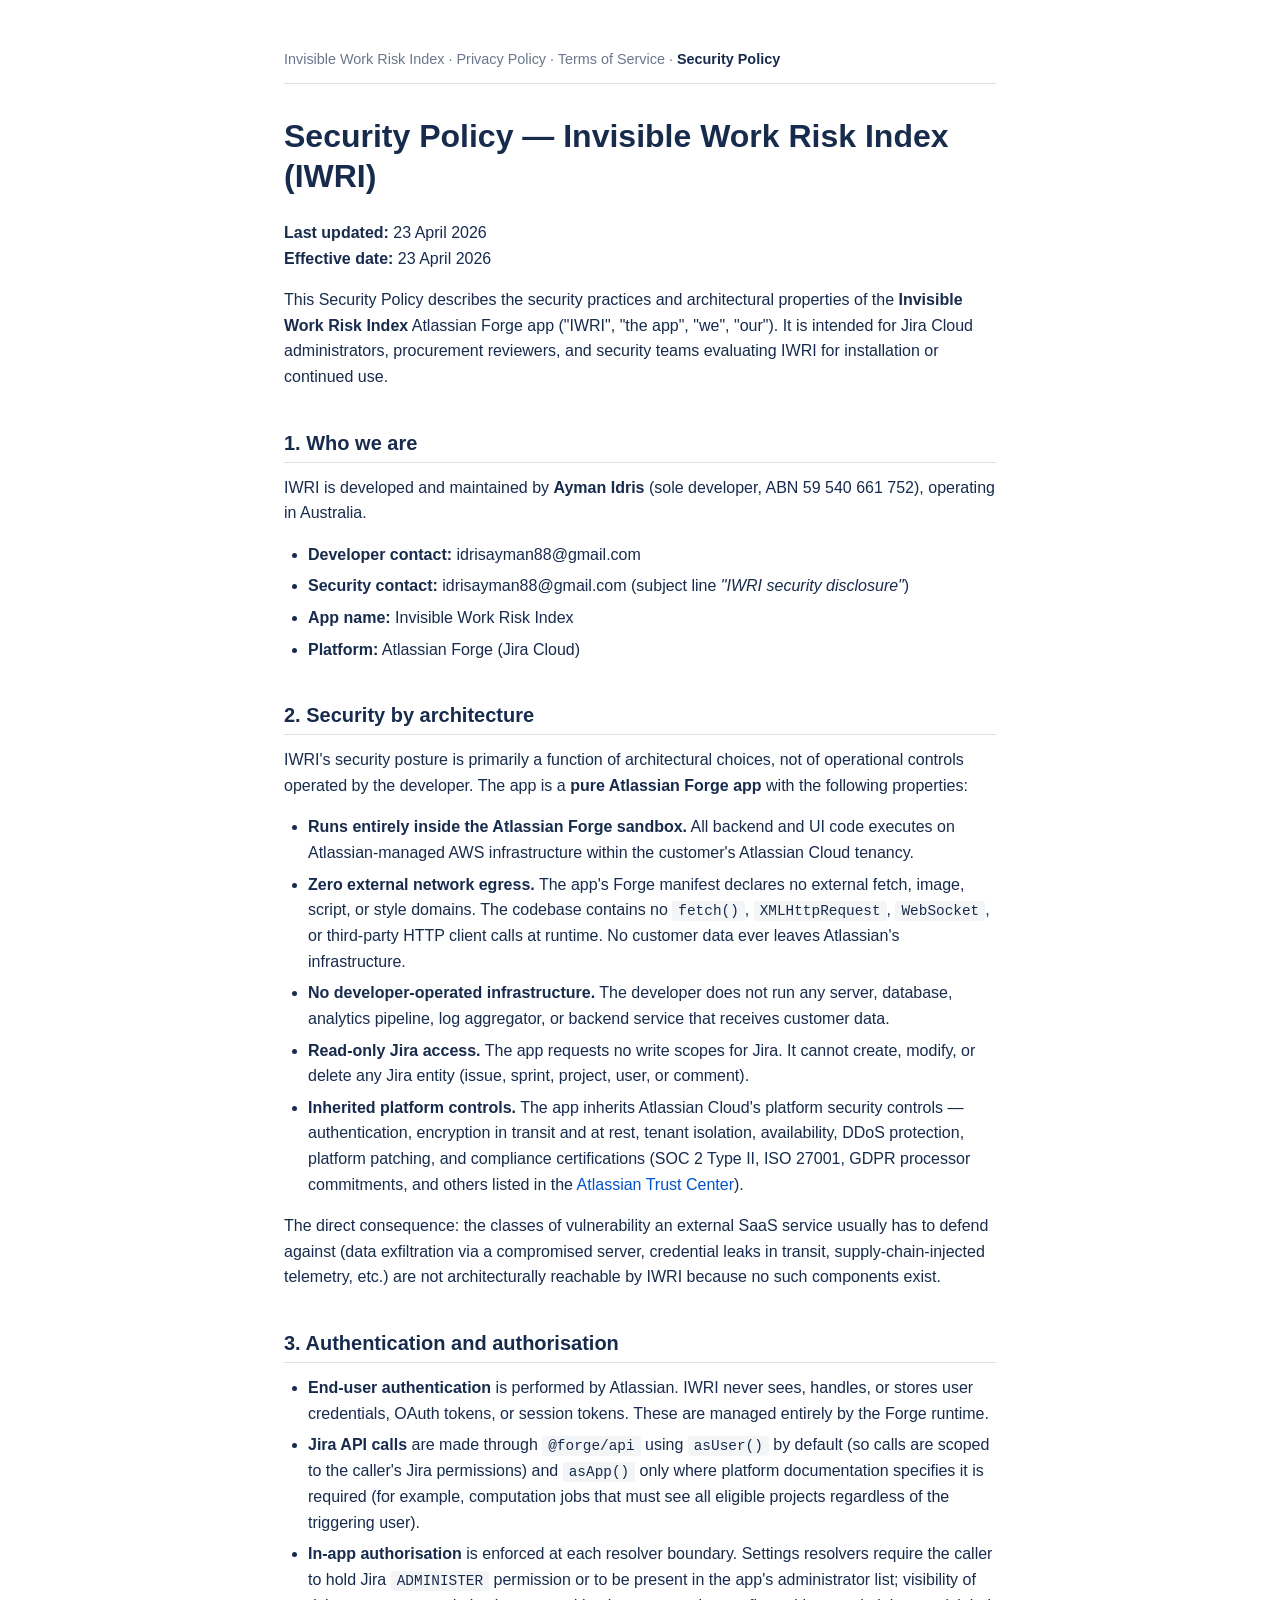
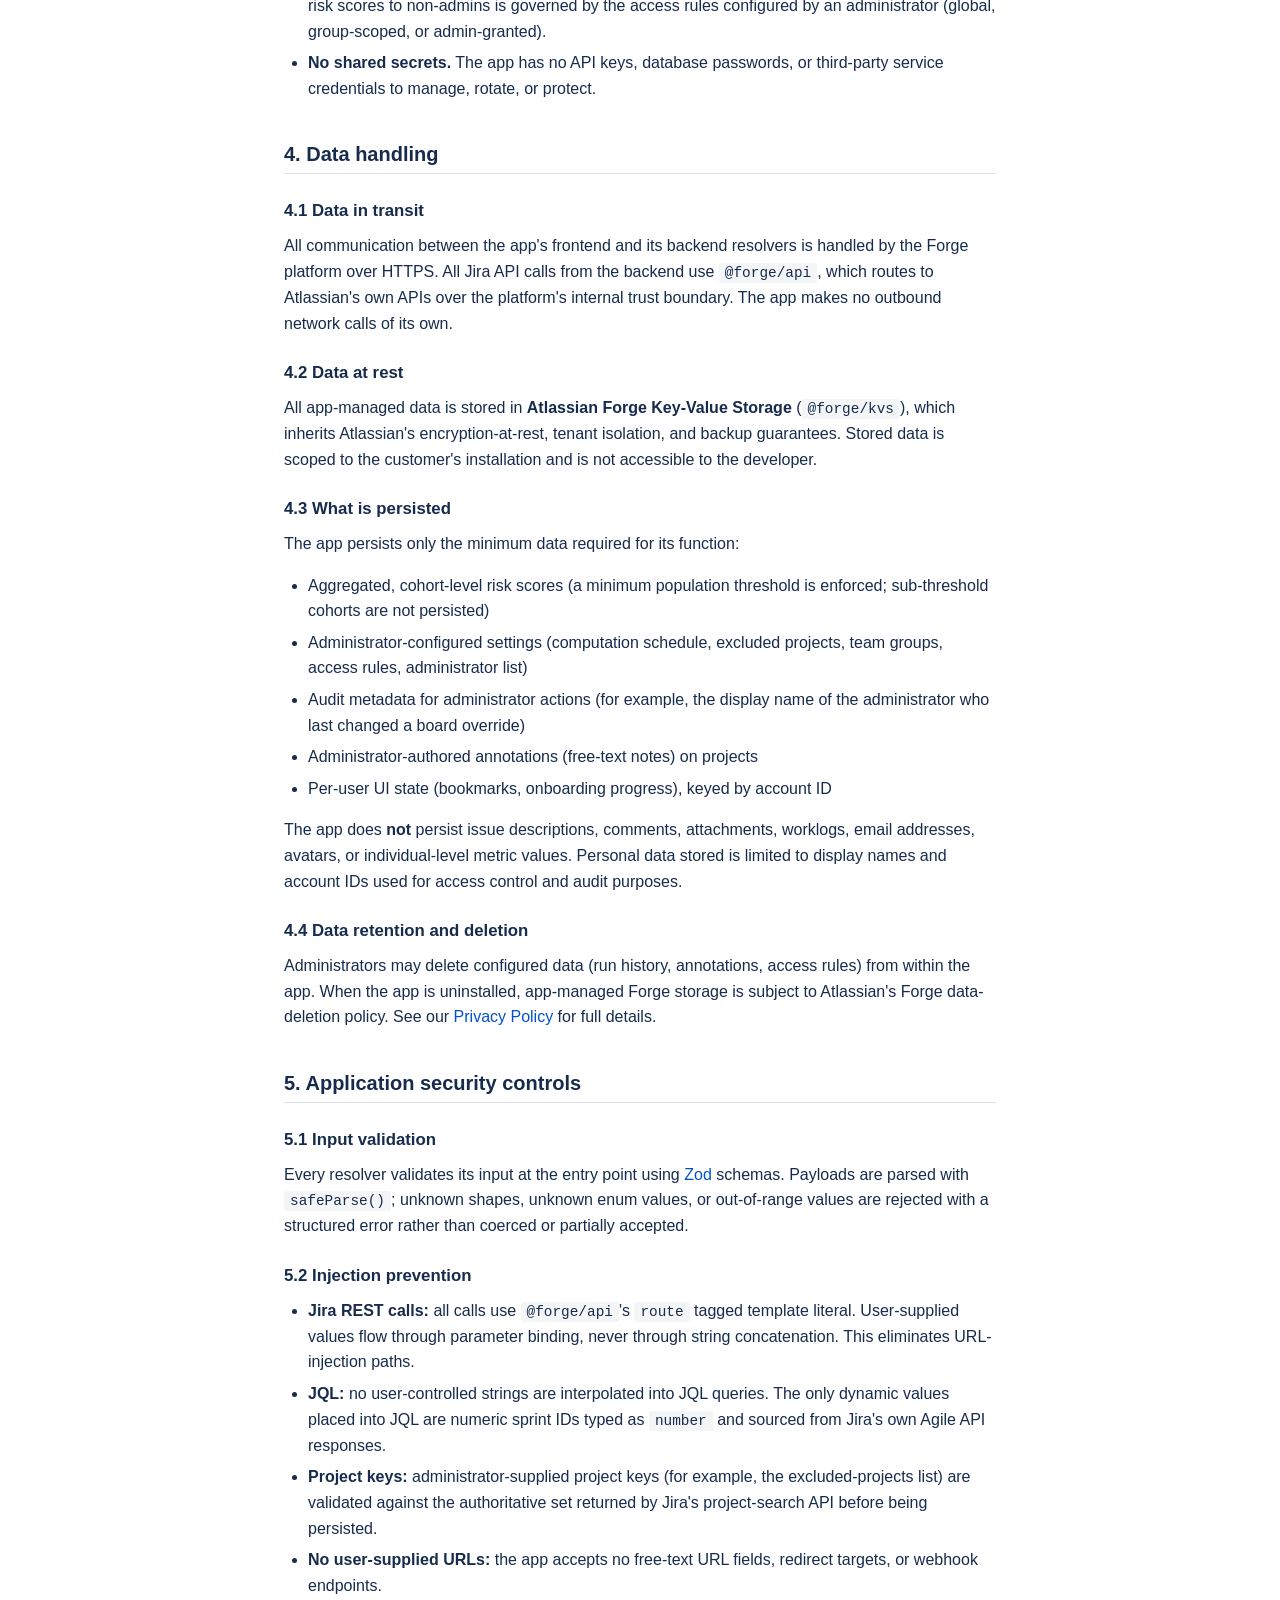
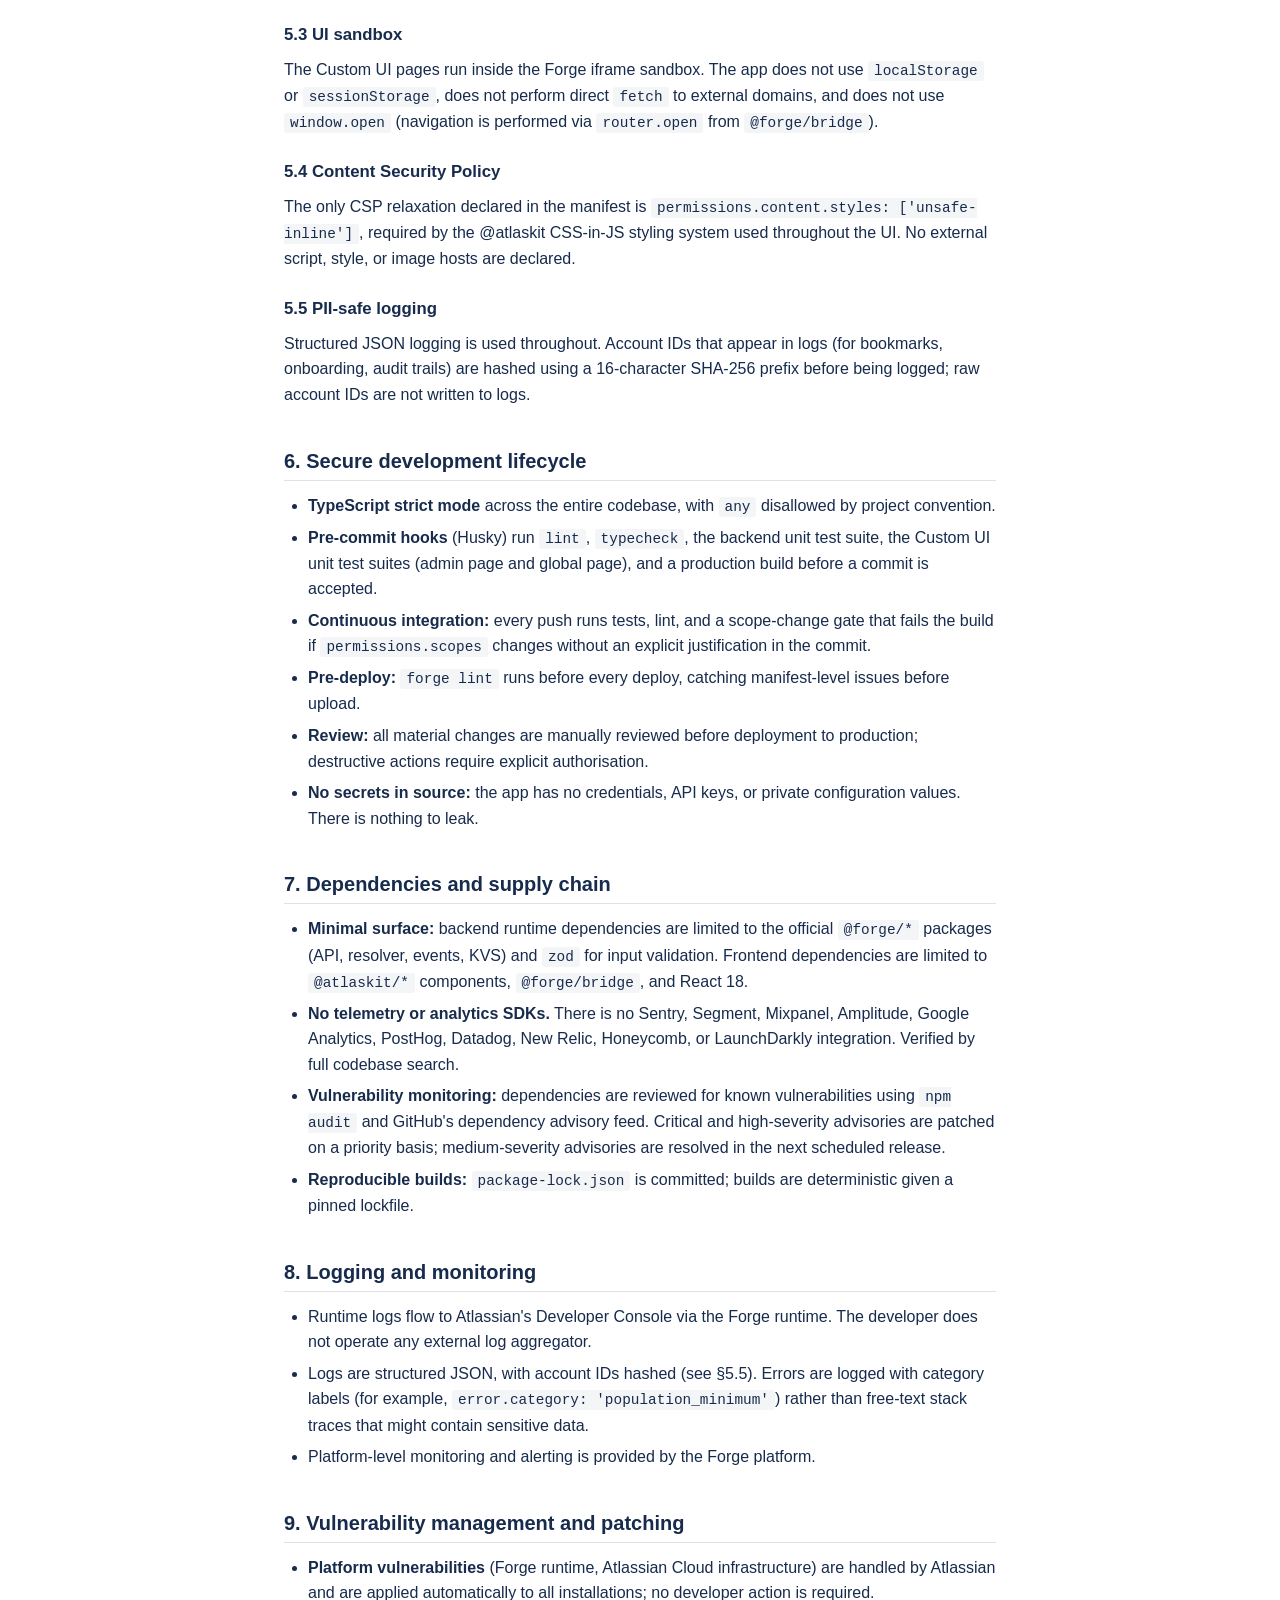
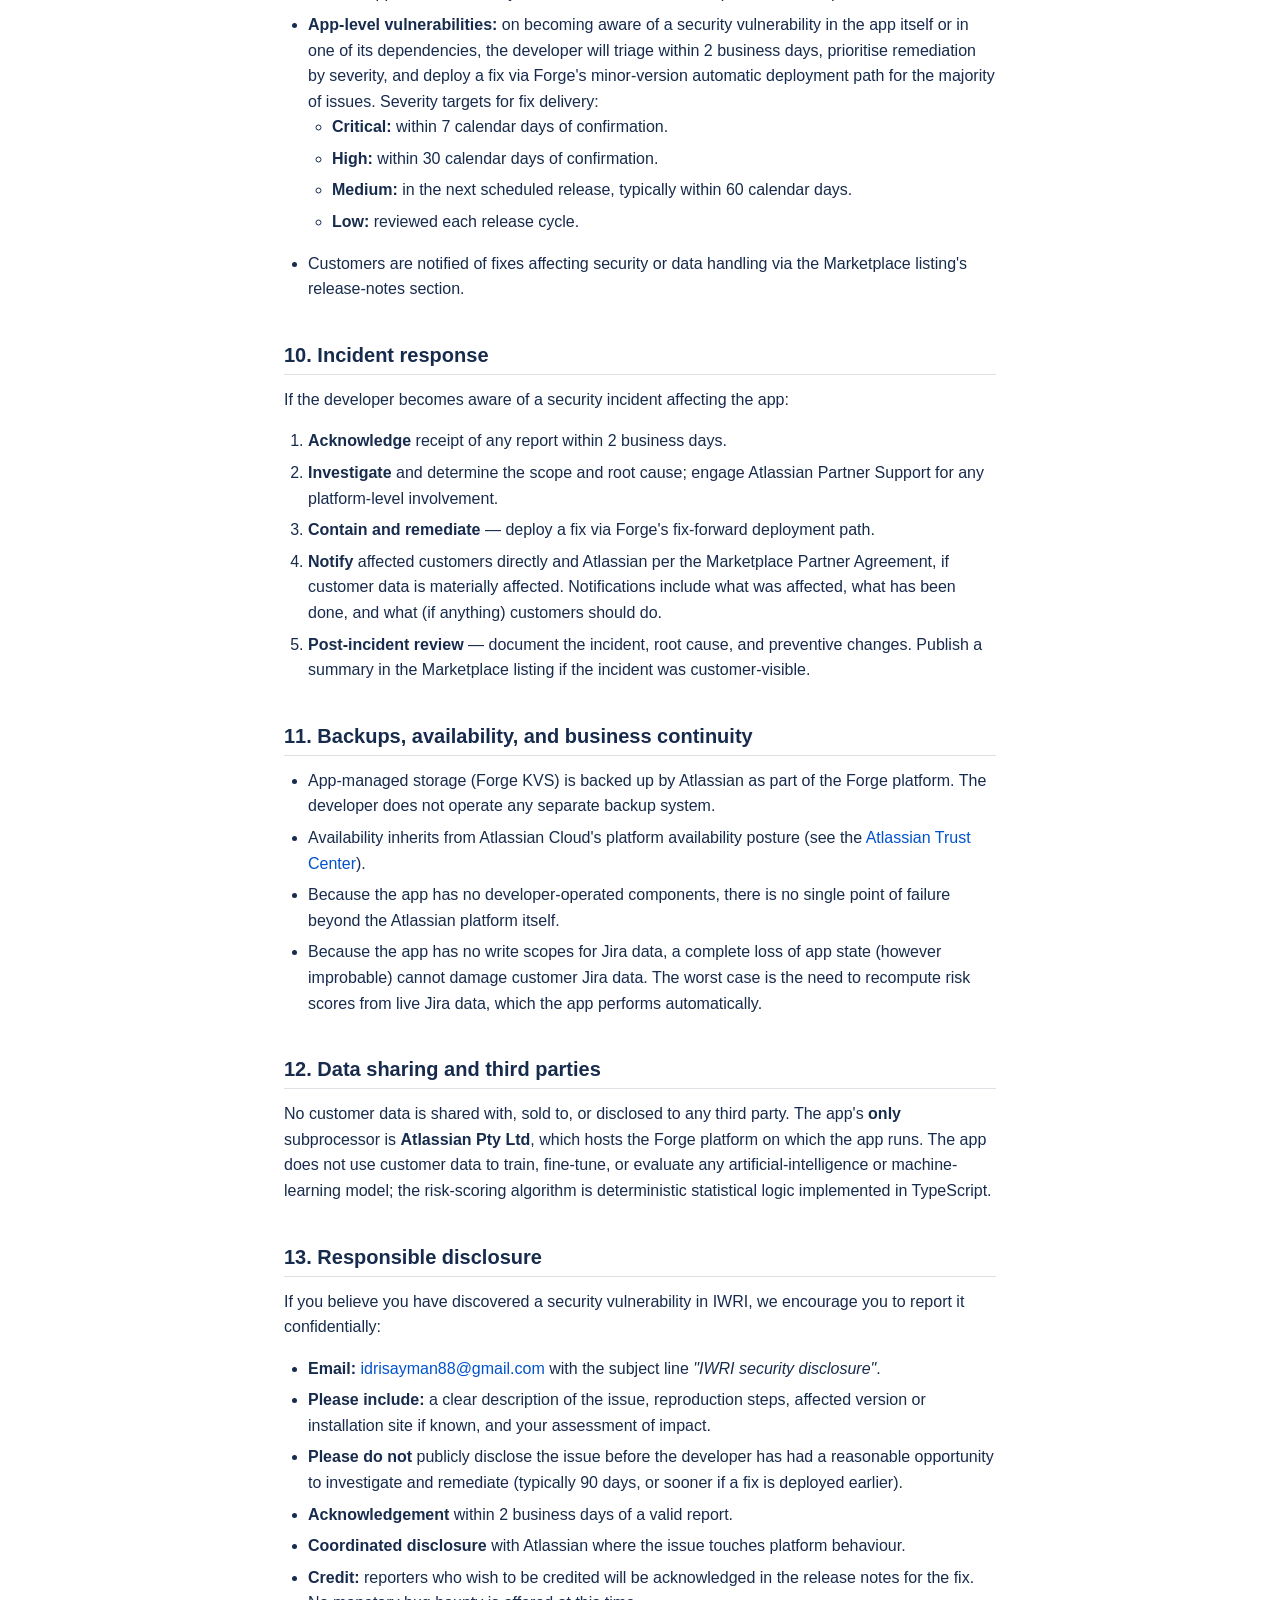
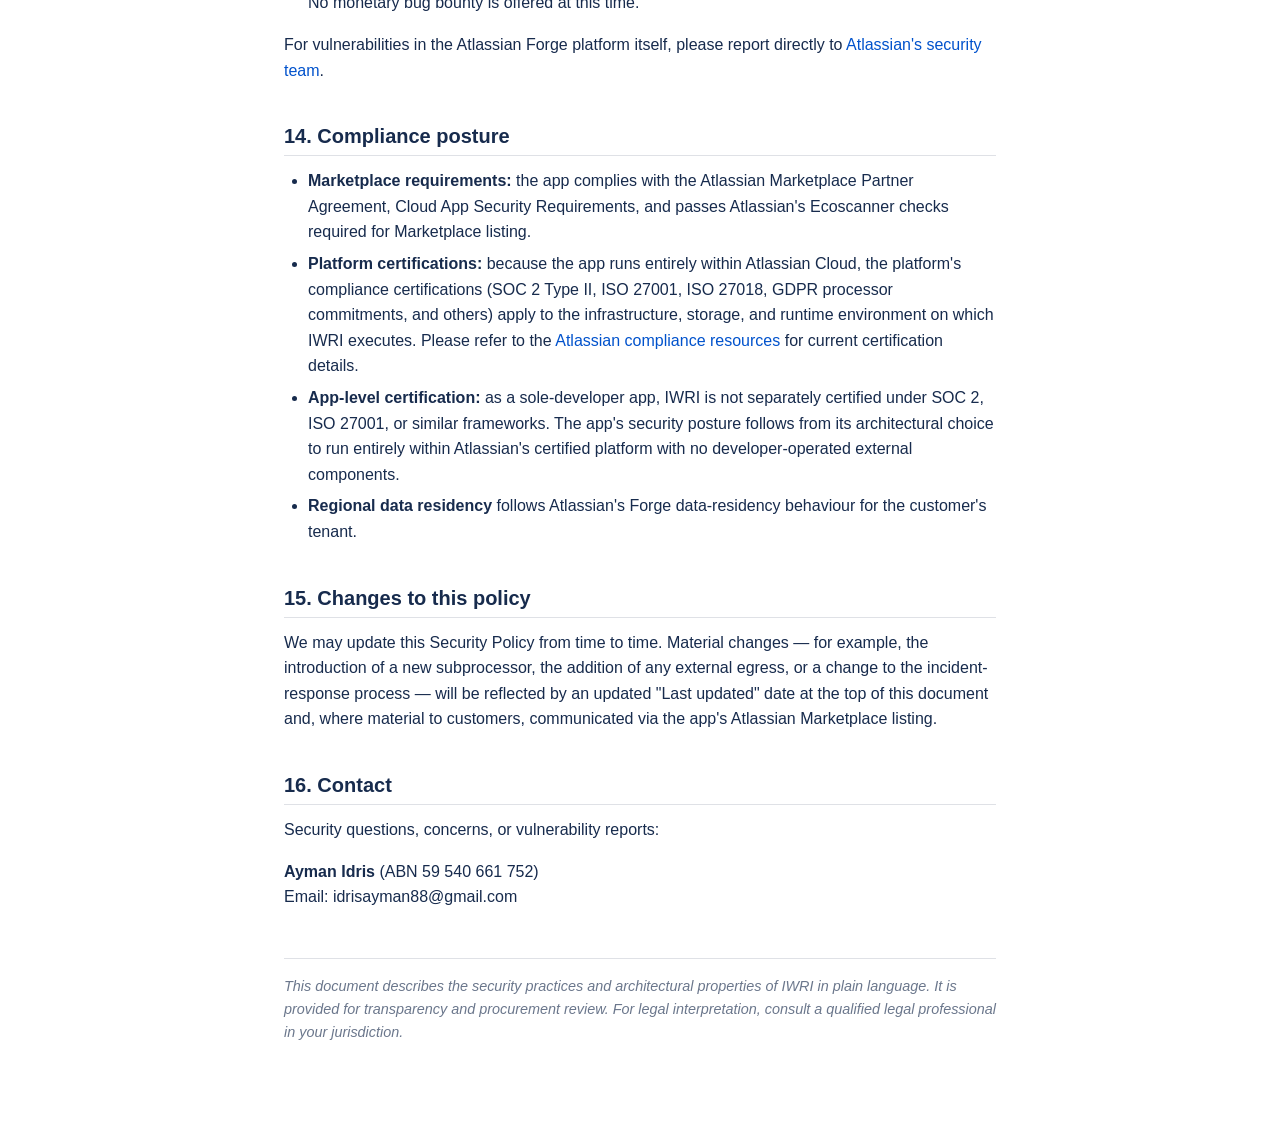
<file: security.html>
<!DOCTYPE html>
<html lang="en-AU">
<head>
  <meta charset="UTF-8">
  <meta name="viewport" content="width=device-width, initial-scale=1.0">
  <title>Security Policy — Invisible Work Risk Index</title>
  <meta name="description" content="Security Policy for the Invisible Work Risk Index Atlassian Forge app.">
  <link rel="stylesheet" href="style.css">
</head>
<body>
  <main>
    <nav class="doc-nav"><a href="./">Invisible Work Risk Index</a> &middot; <a href="./privacy.html">Privacy Policy</a> &middot; <a href="./terms.html">Terms of Service</a> &middot; <a href="./security.html" aria-current="page">Security Policy</a></nav>

    <h1>Security Policy — Invisible Work Risk Index (IWRI)</h1>

    <p><strong>Last updated:</strong> 23 April 2026<br>
    <strong>Effective date:</strong> 23 April 2026</p>

    <p>This Security Policy describes the security practices and architectural properties of the <strong>Invisible Work Risk Index</strong> Atlassian Forge app ("IWRI", "the app", "we", "our"). It is intended for Jira Cloud administrators, procurement reviewers, and security teams evaluating IWRI for installation or continued use.</p>

    <h2>1. Who we are</h2>
    <p>IWRI is developed and maintained by <strong>Ayman Idris</strong> (sole developer, ABN 59 540 661 752), operating in Australia.</p>
    <ul>
      <li><strong>Developer contact:</strong> idrisayman88@gmail.com</li>
      <li><strong>Security contact:</strong> idrisayman88@gmail.com (subject line <em>"IWRI security disclosure"</em>)</li>
      <li><strong>App name:</strong> Invisible Work Risk Index</li>
      <li><strong>Platform:</strong> Atlassian Forge (Jira Cloud)</li>
    </ul>

    <h2>2. Security by architecture</h2>
    <p>IWRI's security posture is primarily a function of architectural choices, not of operational controls operated by the developer. The app is a <strong>pure Atlassian Forge app</strong> with the following properties:</p>
    <ul>
      <li><strong>Runs entirely inside the Atlassian Forge sandbox.</strong> All backend and UI code executes on Atlassian-managed AWS infrastructure within the customer's Atlassian Cloud tenancy.</li>
      <li><strong>Zero external network egress.</strong> The app's Forge manifest declares no external fetch, image, script, or style domains. The codebase contains no <code>fetch()</code>, <code>XMLHttpRequest</code>, <code>WebSocket</code>, or third-party HTTP client calls at runtime. No customer data ever leaves Atlassian's infrastructure.</li>
      <li><strong>No developer-operated infrastructure.</strong> The developer does not run any server, database, analytics pipeline, log aggregator, or backend service that receives customer data.</li>
      <li><strong>Read-only Jira access.</strong> The app requests no write scopes for Jira. It cannot create, modify, or delete any Jira entity (issue, sprint, project, user, or comment).</li>
      <li><strong>Inherited platform controls.</strong> The app inherits Atlassian Cloud's platform security controls — authentication, encryption in transit and at rest, tenant isolation, availability, DDoS protection, platform patching, and compliance certifications (SOC 2 Type II, ISO 27001, GDPR processor commitments, and others listed in the <a href="https://www.atlassian.com/trust" rel="noopener">Atlassian Trust Center</a>).</li>
    </ul>
    <p>The direct consequence: the classes of vulnerability an external SaaS service usually has to defend against (data exfiltration via a compromised server, credential leaks in transit, supply-chain-injected telemetry, etc.) are not architecturally reachable by IWRI because no such components exist.</p>

    <h2>3. Authentication and authorisation</h2>
    <ul>
      <li><strong>End-user authentication</strong> is performed by Atlassian. IWRI never sees, handles, or stores user credentials, OAuth tokens, or session tokens. These are managed entirely by the Forge runtime.</li>
      <li><strong>Jira API calls</strong> are made through <code>@forge/api</code> using <code>asUser()</code> by default (so calls are scoped to the caller's Jira permissions) and <code>asApp()</code> only where platform documentation specifies it is required (for example, computation jobs that must see all eligible projects regardless of the triggering user).</li>
      <li><strong>In-app authorisation</strong> is enforced at each resolver boundary. Settings resolvers require the caller to hold Jira <code>ADMINISTER</code> permission or to be present in the app's administrator list; visibility of risk scores to non-admins is governed by the access rules configured by an administrator (global, group-scoped, or admin-granted).</li>
      <li><strong>No shared secrets.</strong> The app has no API keys, database passwords, or third-party service credentials to manage, rotate, or protect.</li>
    </ul>

    <h2>4. Data handling</h2>
    <h3>4.1 Data in transit</h3>
    <p>All communication between the app's frontend and its backend resolvers is handled by the Forge platform over HTTPS. All Jira API calls from the backend use <code>@forge/api</code>, which routes to Atlassian's own APIs over the platform's internal trust boundary. The app makes no outbound network calls of its own.</p>

    <h3>4.2 Data at rest</h3>
    <p>All app-managed data is stored in <strong>Atlassian Forge Key-Value Storage</strong> (<code>@forge/kvs</code>), which inherits Atlassian's encryption-at-rest, tenant isolation, and backup guarantees. Stored data is scoped to the customer's installation and is not accessible to the developer.</p>

    <h3>4.3 What is persisted</h3>
    <p>The app persists only the minimum data required for its function:</p>
    <ul>
      <li>Aggregated, cohort-level risk scores (a minimum population threshold is enforced; sub-threshold cohorts are not persisted)</li>
      <li>Administrator-configured settings (computation schedule, excluded projects, team groups, access rules, administrator list)</li>
      <li>Audit metadata for administrator actions (for example, the display name of the administrator who last changed a board override)</li>
      <li>Administrator-authored annotations (free-text notes) on projects</li>
      <li>Per-user UI state (bookmarks, onboarding progress), keyed by account ID</li>
    </ul>
    <p>The app does <strong>not</strong> persist issue descriptions, comments, attachments, worklogs, email addresses, avatars, or individual-level metric values. Personal data stored is limited to display names and account IDs used for access control and audit purposes.</p>

    <h3>4.4 Data retention and deletion</h3>
    <p>Administrators may delete configured data (run history, annotations, access rules) from within the app. When the app is uninstalled, app-managed Forge storage is subject to Atlassian's Forge data-deletion policy. See our <a href="./privacy.html">Privacy Policy</a> for full details.</p>

    <h2>5. Application security controls</h2>
    <h3>5.1 Input validation</h3>
    <p>Every resolver validates its input at the entry point using <a href="https://zod.dev" rel="noopener">Zod</a> schemas. Payloads are parsed with <code>safeParse()</code>; unknown shapes, unknown enum values, or out-of-range values are rejected with a structured error rather than coerced or partially accepted.</p>

    <h3>5.2 Injection prevention</h3>
    <ul>
      <li><strong>Jira REST calls:</strong> all calls use <code>@forge/api</code>'s <code>route</code> tagged template literal. User-supplied values flow through parameter binding, never through string concatenation. This eliminates URL-injection paths.</li>
      <li><strong>JQL:</strong> no user-controlled strings are interpolated into JQL queries. The only dynamic values placed into JQL are numeric sprint IDs typed as <code>number</code> and sourced from Jira's own Agile API responses.</li>
      <li><strong>Project keys:</strong> administrator-supplied project keys (for example, the excluded-projects list) are validated against the authoritative set returned by Jira's project-search API before being persisted.</li>
      <li><strong>No user-supplied URLs:</strong> the app accepts no free-text URL fields, redirect targets, or webhook endpoints.</li>
    </ul>

    <h3>5.3 UI sandbox</h3>
    <p>The Custom UI pages run inside the Forge iframe sandbox. The app does not use <code>localStorage</code> or <code>sessionStorage</code>, does not perform direct <code>fetch</code> to external domains, and does not use <code>window.open</code> (navigation is performed via <code>router.open</code> from <code>@forge/bridge</code>).</p>

    <h3>5.4 Content Security Policy</h3>
    <p>The only CSP relaxation declared in the manifest is <code>permissions.content.styles: ['unsafe-inline']</code>, required by the @atlaskit CSS-in-JS styling system used throughout the UI. No external script, style, or image hosts are declared.</p>

    <h3>5.5 PII-safe logging</h3>
    <p>Structured JSON logging is used throughout. Account IDs that appear in logs (for bookmarks, onboarding, audit trails) are hashed using a 16-character SHA-256 prefix before being logged; raw account IDs are not written to logs.</p>

    <h2>6. Secure development lifecycle</h2>
    <ul>
      <li><strong>TypeScript strict mode</strong> across the entire codebase, with <code>any</code> disallowed by project convention.</li>
      <li><strong>Pre-commit hooks</strong> (Husky) run <code>lint</code>, <code>typecheck</code>, the backend unit test suite, the Custom UI unit test suites (admin page and global page), and a production build before a commit is accepted.</li>
      <li><strong>Continuous integration:</strong> every push runs tests, lint, and a scope-change gate that fails the build if <code>permissions.scopes</code> changes without an explicit justification in the commit.</li>
      <li><strong>Pre-deploy:</strong> <code>forge lint</code> runs before every deploy, catching manifest-level issues before upload.</li>
      <li><strong>Review:</strong> all material changes are manually reviewed before deployment to production; destructive actions require explicit authorisation.</li>
      <li><strong>No secrets in source:</strong> the app has no credentials, API keys, or private configuration values. There is nothing to leak.</li>
    </ul>

    <h2>7. Dependencies and supply chain</h2>
    <ul>
      <li><strong>Minimal surface:</strong> backend runtime dependencies are limited to the official <code>@forge/*</code> packages (API, resolver, events, KVS) and <code>zod</code> for input validation. Frontend dependencies are limited to <code>@atlaskit/*</code> components, <code>@forge/bridge</code>, and React 18.</li>
      <li><strong>No telemetry or analytics SDKs.</strong> There is no Sentry, Segment, Mixpanel, Amplitude, Google Analytics, PostHog, Datadog, New Relic, Honeycomb, or LaunchDarkly integration. Verified by full codebase search.</li>
      <li><strong>Vulnerability monitoring:</strong> dependencies are reviewed for known vulnerabilities using <code>npm audit</code> and GitHub's dependency advisory feed. Critical and high-severity advisories are patched on a priority basis; medium-severity advisories are resolved in the next scheduled release.</li>
      <li><strong>Reproducible builds:</strong> <code>package-lock.json</code> is committed; builds are deterministic given a pinned lockfile.</li>
    </ul>

    <h2>8. Logging and monitoring</h2>
    <ul>
      <li>Runtime logs flow to Atlassian's Developer Console via the Forge runtime. The developer does not operate any external log aggregator.</li>
      <li>Logs are structured JSON, with account IDs hashed (see §5.5). Errors are logged with category labels (for example, <code>error.category: 'population_minimum'</code>) rather than free-text stack traces that might contain sensitive data.</li>
      <li>Platform-level monitoring and alerting is provided by the Forge platform.</li>
    </ul>

    <h2>9. Vulnerability management and patching</h2>
    <ul>
      <li><strong>Platform vulnerabilities</strong> (Forge runtime, Atlassian Cloud infrastructure) are handled by Atlassian and are applied automatically to all installations; no developer action is required.</li>
      <li><strong>App-level vulnerabilities:</strong> on becoming aware of a security vulnerability in the app itself or in one of its dependencies, the developer will triage within 2 business days, prioritise remediation by severity, and deploy a fix via Forge's minor-version automatic deployment path for the majority of issues. Severity targets for fix delivery:
        <ul>
          <li><strong>Critical:</strong> within 7 calendar days of confirmation.</li>
          <li><strong>High:</strong> within 30 calendar days of confirmation.</li>
          <li><strong>Medium:</strong> in the next scheduled release, typically within 60 calendar days.</li>
          <li><strong>Low:</strong> reviewed each release cycle.</li>
        </ul>
      </li>
      <li>Customers are notified of fixes affecting security or data handling via the Marketplace listing's release-notes section.</li>
    </ul>

    <h2>10. Incident response</h2>
    <p>If the developer becomes aware of a security incident affecting the app:</p>
    <ol>
      <li><strong>Acknowledge</strong> receipt of any report within 2 business days.</li>
      <li><strong>Investigate</strong> and determine the scope and root cause; engage Atlassian Partner Support for any platform-level involvement.</li>
      <li><strong>Contain and remediate</strong> — deploy a fix via Forge's fix-forward deployment path.</li>
      <li><strong>Notify</strong> affected customers directly and Atlassian per the Marketplace Partner Agreement, if customer data is materially affected. Notifications include what was affected, what has been done, and what (if anything) customers should do.</li>
      <li><strong>Post-incident review</strong> — document the incident, root cause, and preventive changes. Publish a summary in the Marketplace listing if the incident was customer-visible.</li>
    </ol>

    <h2>11. Backups, availability, and business continuity</h2>
    <ul>
      <li>App-managed storage (Forge KVS) is backed up by Atlassian as part of the Forge platform. The developer does not operate any separate backup system.</li>
      <li>Availability inherits from Atlassian Cloud's platform availability posture (see the <a href="https://www.atlassian.com/trust" rel="noopener">Atlassian Trust Center</a>).</li>
      <li>Because the app has no developer-operated components, there is no single point of failure beyond the Atlassian platform itself.</li>
      <li>Because the app has no write scopes for Jira data, a complete loss of app state (however improbable) cannot damage customer Jira data. The worst case is the need to recompute risk scores from live Jira data, which the app performs automatically.</li>
    </ul>

    <h2>12. Data sharing and third parties</h2>
    <p>No customer data is shared with, sold to, or disclosed to any third party. The app's <strong>only</strong> subprocessor is <strong>Atlassian Pty Ltd</strong>, which hosts the Forge platform on which the app runs. The app does not use customer data to train, fine-tune, or evaluate any artificial-intelligence or machine-learning model; the risk-scoring algorithm is deterministic statistical logic implemented in TypeScript.</p>

    <h2>13. Responsible disclosure</h2>
    <p>If you believe you have discovered a security vulnerability in IWRI, we encourage you to report it confidentially:</p>
    <ul>
      <li><strong>Email:</strong> <a href="mailto:idrisayman88@gmail.com?subject=IWRI%20security%20disclosure">idrisayman88@gmail.com</a> with the subject line <em>"IWRI security disclosure"</em>.</li>
      <li><strong>Please include:</strong> a clear description of the issue, reproduction steps, affected version or installation site if known, and your assessment of impact.</li>
      <li><strong>Please do not</strong> publicly disclose the issue before the developer has had a reasonable opportunity to investigate and remediate (typically 90 days, or sooner if a fix is deployed earlier).</li>
      <li><strong>Acknowledgement</strong> within 2 business days of a valid report.</li>
      <li><strong>Coordinated disclosure</strong> with Atlassian where the issue touches platform behaviour.</li>
      <li><strong>Credit:</strong> reporters who wish to be credited will be acknowledged in the release notes for the fix. No monetary bug bounty is offered at this time.</li>
    </ul>
    <p>For vulnerabilities in the Atlassian Forge platform itself, please report directly to <a href="https://www.atlassian.com/trust/security/vulnerability" rel="noopener">Atlassian's security team</a>.</p>

    <h2>14. Compliance posture</h2>
    <ul>
      <li><strong>Marketplace requirements:</strong> the app complies with the Atlassian Marketplace Partner Agreement, Cloud App Security Requirements, and passes Atlassian's Ecoscanner checks required for Marketplace listing.</li>
      <li><strong>Platform certifications:</strong> because the app runs entirely within Atlassian Cloud, the platform's compliance certifications (SOC 2 Type II, ISO 27001, ISO 27018, GDPR processor commitments, and others) apply to the infrastructure, storage, and runtime environment on which IWRI executes. Please refer to the <a href="https://www.atlassian.com/trust/compliance" rel="noopener">Atlassian compliance resources</a> for current certification details.</li>
      <li><strong>App-level certification:</strong> as a sole-developer app, IWRI is not separately certified under SOC 2, ISO 27001, or similar frameworks. The app's security posture follows from its architectural choice to run entirely within Atlassian's certified platform with no developer-operated external components.</li>
      <li><strong>Regional data residency</strong> follows Atlassian's Forge data-residency behaviour for the customer's tenant.</li>
    </ul>

    <h2>15. Changes to this policy</h2>
    <p>We may update this Security Policy from time to time. Material changes — for example, the introduction of a new subprocessor, the addition of any external egress, or a change to the incident-response process — will be reflected by an updated "Last updated" date at the top of this document and, where material to customers, communicated via the app's Atlassian Marketplace listing.</p>

    <h2>16. Contact</h2>
    <p>Security questions, concerns, or vulnerability reports:</p>
    <p><strong>Ayman Idris</strong> (ABN 59 540 661 752)<br>
    Email: idrisayman88@gmail.com</p>

    <footer><p><em>This document describes the security practices and architectural properties of IWRI in plain language. It is provided for transparency and procurement review. For legal interpretation, consult a qualified legal professional in your jurisdiction.</em></p></footer>
  </main>
</body>
</html>
</file>
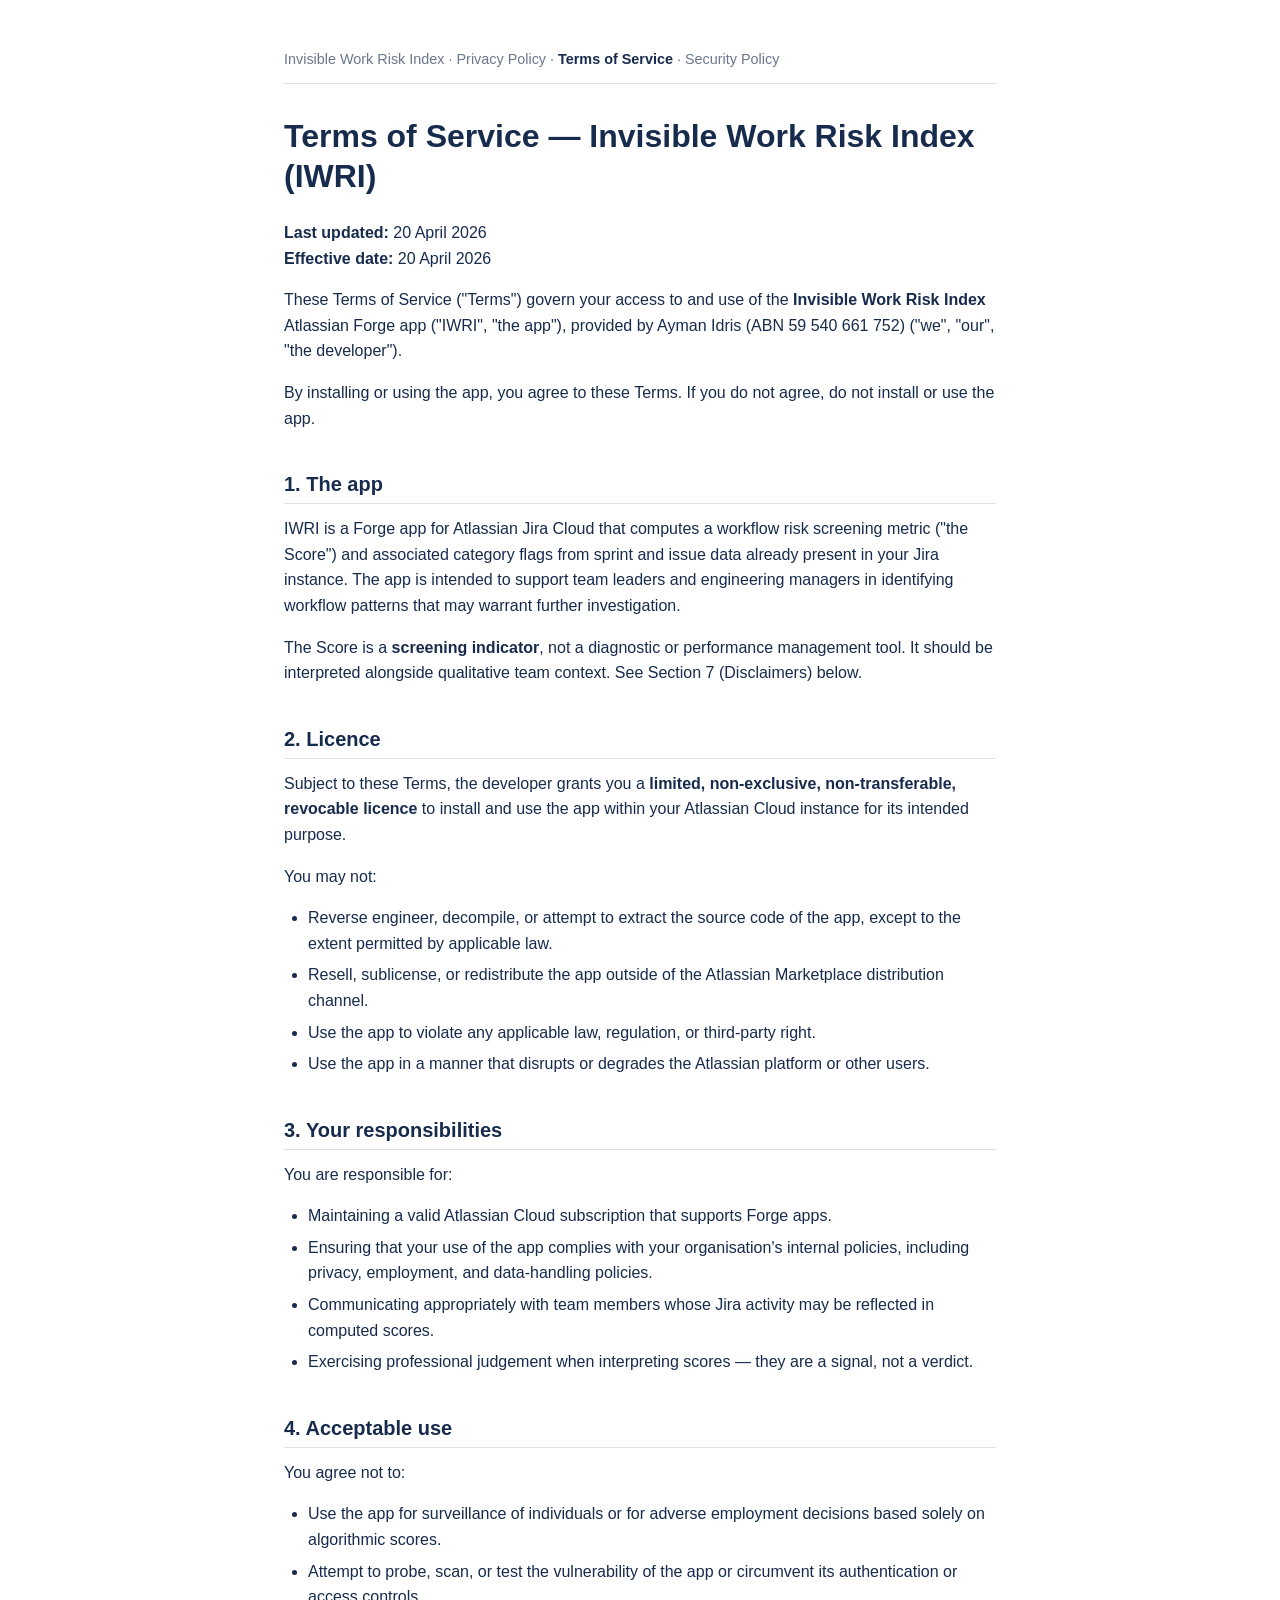
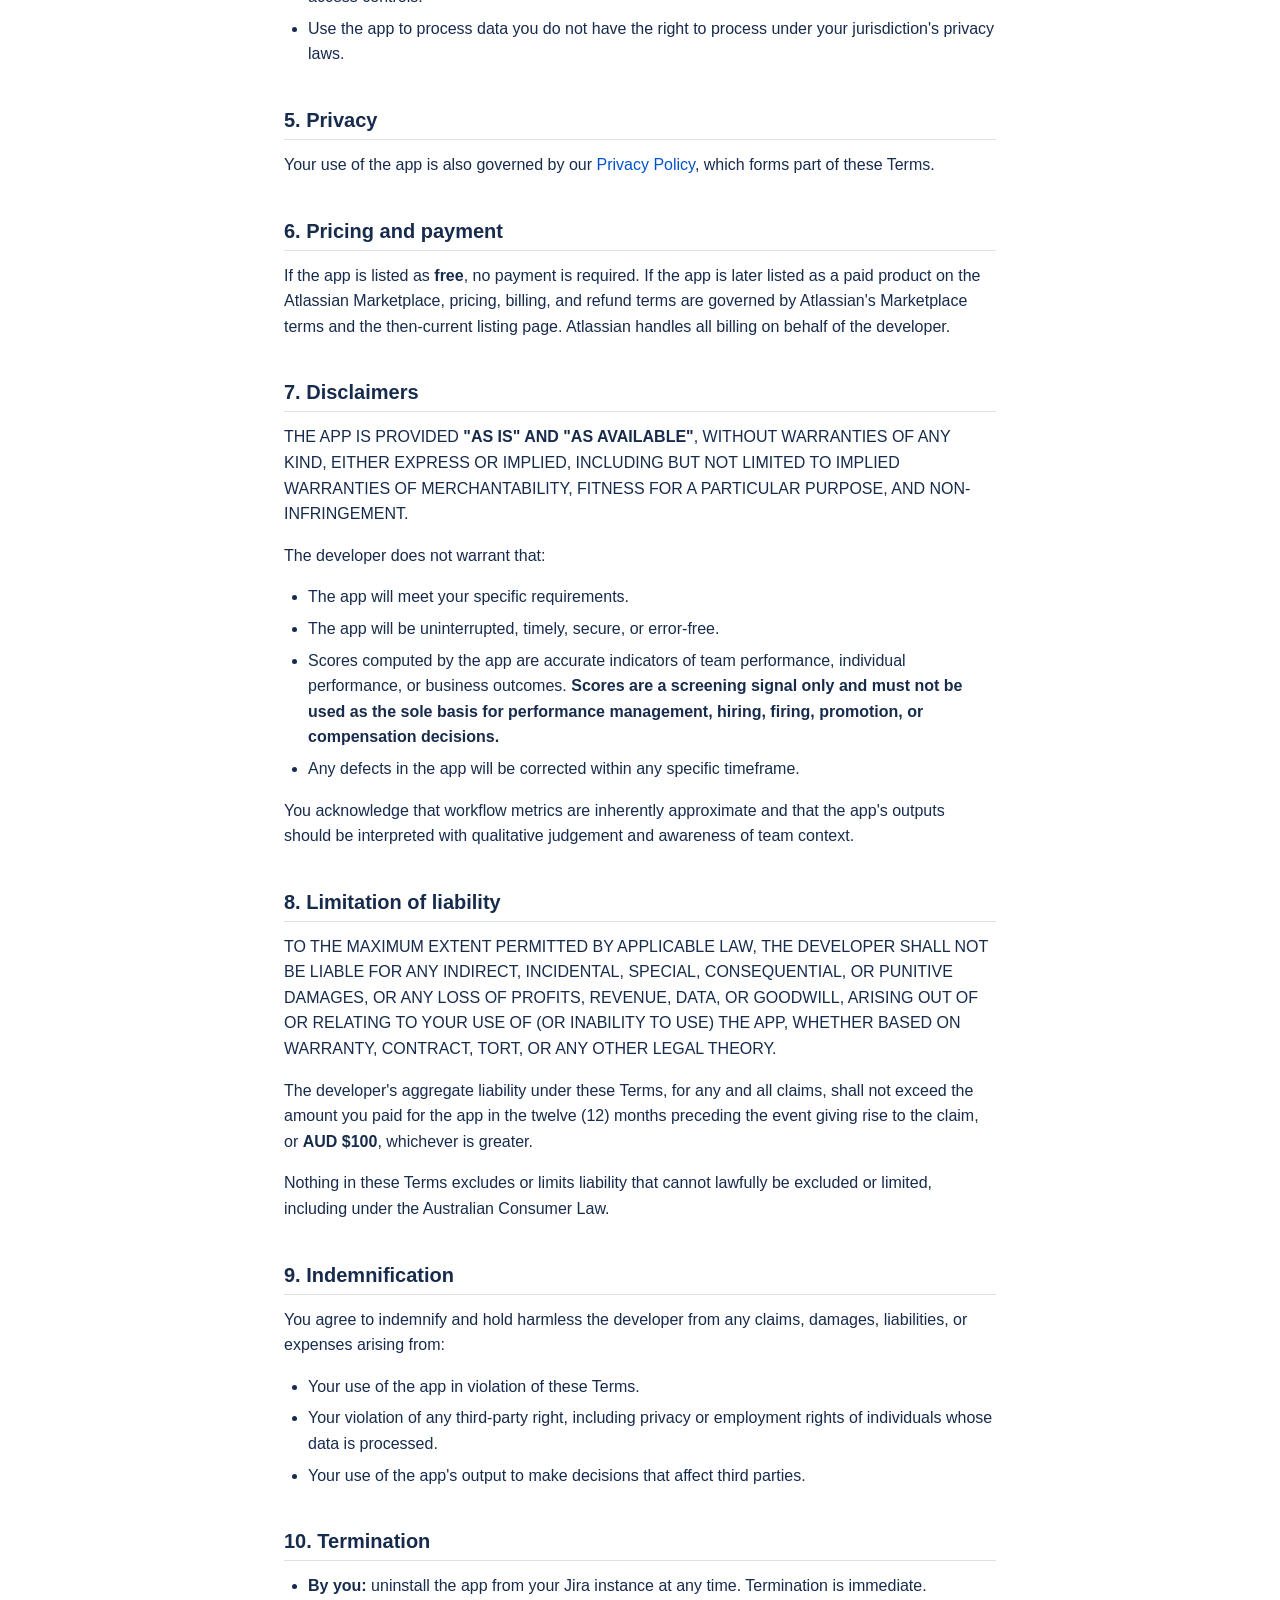
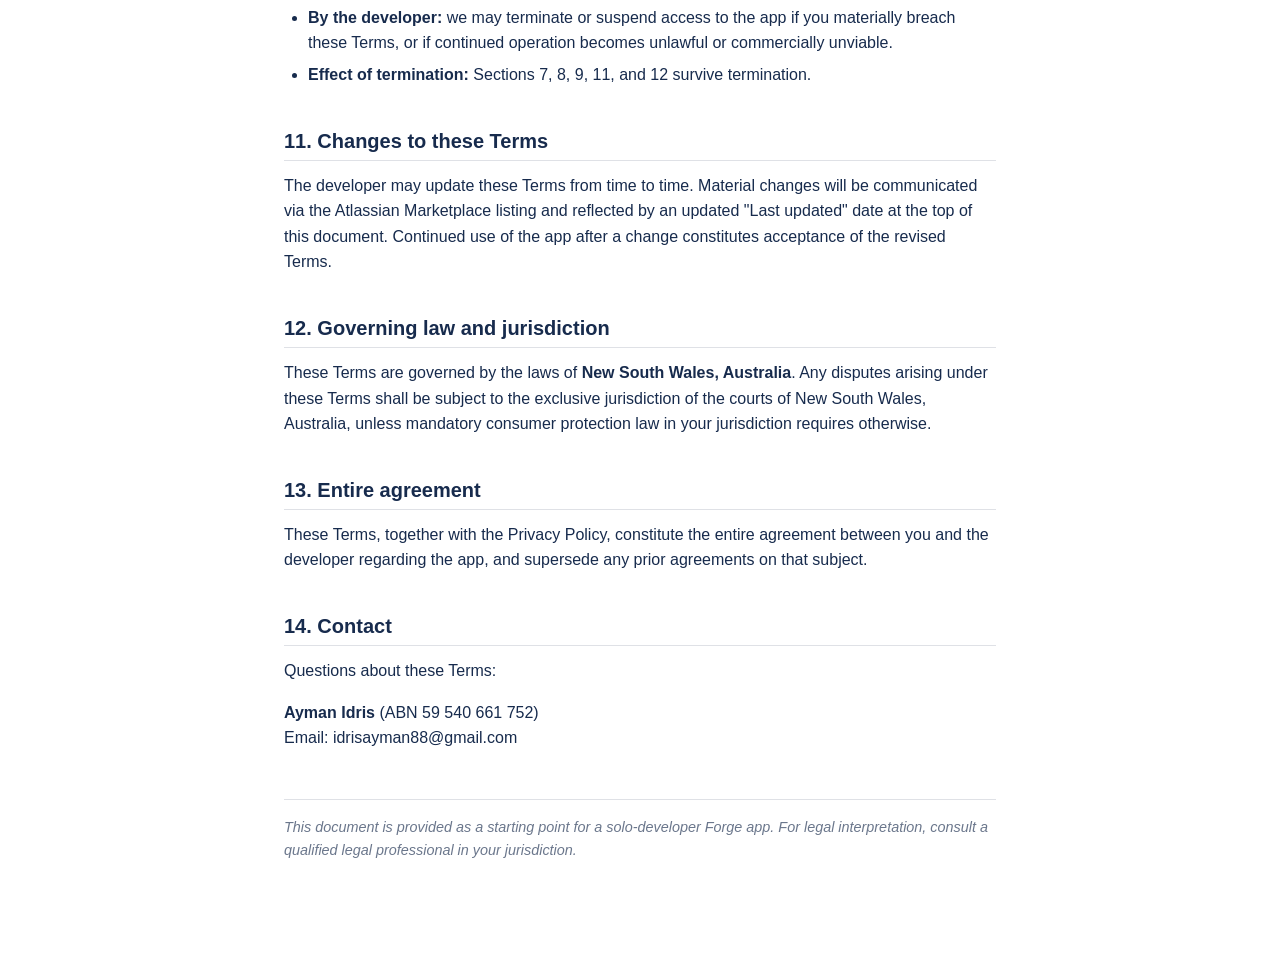
<file: terms.html>
<!DOCTYPE html>
<html lang="en-AU">
<head>
  <meta charset="UTF-8">
  <meta name="viewport" content="width=device-width, initial-scale=1.0">
  <title>Terms of Service — Invisible Work Risk Index</title>
  <meta name="description" content="Terms of Service for the Invisible Work Risk Index Atlassian Forge app.">
  <link rel="stylesheet" href="style.css">
</head>
<body>
  <main>
    <nav class="doc-nav"><a href="./">Invisible Work Risk Index</a> &middot; <a href="./privacy.html">Privacy Policy</a> &middot; <a href="./terms.html" aria-current="page">Terms of Service</a> &middot; <a href="./security.html">Security Policy</a></nav>

    <h1>Terms of Service — Invisible Work Risk Index (IWRI)</h1>

    <p><strong>Last updated:</strong> 20 April 2026<br>
    <strong>Effective date:</strong> 20 April 2026</p>

    <p>These Terms of Service ("Terms") govern your access to and use of the <strong>Invisible Work Risk Index</strong> Atlassian Forge app ("IWRI", "the app"), provided by Ayman Idris (ABN 59 540 661 752) ("we", "our", "the developer").</p>

    <p>By installing or using the app, you agree to these Terms. If you do not agree, do not install or use the app.</p>

    <h2>1. The app</h2>
    <p>IWRI is a Forge app for Atlassian Jira Cloud that computes a workflow risk screening metric ("the Score") and associated category flags from sprint and issue data already present in your Jira instance. The app is intended to support team leaders and engineering managers in identifying workflow patterns that may warrant further investigation.</p>
    <p>The Score is a <strong>screening indicator</strong>, not a diagnostic or performance management tool. It should be interpreted alongside qualitative team context. See Section 7 (Disclaimers) below.</p>

    <h2>2. Licence</h2>
    <p>Subject to these Terms, the developer grants you a <strong>limited, non-exclusive, non-transferable, revocable licence</strong> to install and use the app within your Atlassian Cloud instance for its intended purpose.</p>
    <p>You may not:</p>
    <ul>
      <li>Reverse engineer, decompile, or attempt to extract the source code of the app, except to the extent permitted by applicable law.</li>
      <li>Resell, sublicense, or redistribute the app outside of the Atlassian Marketplace distribution channel.</li>
      <li>Use the app to violate any applicable law, regulation, or third-party right.</li>
      <li>Use the app in a manner that disrupts or degrades the Atlassian platform or other users.</li>
    </ul>

    <h2>3. Your responsibilities</h2>
    <p>You are responsible for:</p>
    <ul>
      <li>Maintaining a valid Atlassian Cloud subscription that supports Forge apps.</li>
      <li>Ensuring that your use of the app complies with your organisation's internal policies, including privacy, employment, and data-handling policies.</li>
      <li>Communicating appropriately with team members whose Jira activity may be reflected in computed scores.</li>
      <li>Exercising professional judgement when interpreting scores — they are a signal, not a verdict.</li>
    </ul>

    <h2>4. Acceptable use</h2>
    <p>You agree not to:</p>
    <ul>
      <li>Use the app for surveillance of individuals or for adverse employment decisions based solely on algorithmic scores.</li>
      <li>Attempt to probe, scan, or test the vulnerability of the app or circumvent its authentication or access controls.</li>
      <li>Use the app to process data you do not have the right to process under your jurisdiction's privacy laws.</li>
    </ul>

    <h2>5. Privacy</h2>
    <p>Your use of the app is also governed by our <a href="./privacy.html">Privacy Policy</a>, which forms part of these Terms.</p>

    <h2>6. Pricing and payment</h2>
    <p>If the app is listed as <strong>free</strong>, no payment is required. If the app is later listed as a paid product on the Atlassian Marketplace, pricing, billing, and refund terms are governed by Atlassian's Marketplace terms and the then-current listing page. Atlassian handles all billing on behalf of the developer.</p>

    <h2>7. Disclaimers</h2>
    <p>THE APP IS PROVIDED <strong>"AS IS" AND "AS AVAILABLE"</strong>, WITHOUT WARRANTIES OF ANY KIND, EITHER EXPRESS OR IMPLIED, INCLUDING BUT NOT LIMITED TO IMPLIED WARRANTIES OF MERCHANTABILITY, FITNESS FOR A PARTICULAR PURPOSE, AND NON-INFRINGEMENT.</p>
    <p>The developer does not warrant that:</p>
    <ul>
      <li>The app will meet your specific requirements.</li>
      <li>The app will be uninterrupted, timely, secure, or error-free.</li>
      <li>Scores computed by the app are accurate indicators of team performance, individual performance, or business outcomes. <strong>Scores are a screening signal only and must not be used as the sole basis for performance management, hiring, firing, promotion, or compensation decisions.</strong></li>
      <li>Any defects in the app will be corrected within any specific timeframe.</li>
    </ul>
    <p>You acknowledge that workflow metrics are inherently approximate and that the app's outputs should be interpreted with qualitative judgement and awareness of team context.</p>

    <h2>8. Limitation of liability</h2>
    <p>TO THE MAXIMUM EXTENT PERMITTED BY APPLICABLE LAW, THE DEVELOPER SHALL NOT BE LIABLE FOR ANY INDIRECT, INCIDENTAL, SPECIAL, CONSEQUENTIAL, OR PUNITIVE DAMAGES, OR ANY LOSS OF PROFITS, REVENUE, DATA, OR GOODWILL, ARISING OUT OF OR RELATING TO YOUR USE OF (OR INABILITY TO USE) THE APP, WHETHER BASED ON WARRANTY, CONTRACT, TORT, OR ANY OTHER LEGAL THEORY.</p>
    <p>The developer's aggregate liability under these Terms, for any and all claims, shall not exceed the amount you paid for the app in the twelve (12) months preceding the event giving rise to the claim, or <strong>AUD $100</strong>, whichever is greater.</p>
    <p>Nothing in these Terms excludes or limits liability that cannot lawfully be excluded or limited, including under the Australian Consumer Law.</p>

    <h2>9. Indemnification</h2>
    <p>You agree to indemnify and hold harmless the developer from any claims, damages, liabilities, or expenses arising from:</p>
    <ul>
      <li>Your use of the app in violation of these Terms.</li>
      <li>Your violation of any third-party right, including privacy or employment rights of individuals whose data is processed.</li>
      <li>Your use of the app's output to make decisions that affect third parties.</li>
    </ul>

    <h2>10. Termination</h2>
    <ul>
      <li><strong>By you:</strong> uninstall the app from your Jira instance at any time. Termination is immediate.</li>
      <li><strong>By the developer:</strong> we may terminate or suspend access to the app if you materially breach these Terms, or if continued operation becomes unlawful or commercially unviable.</li>
      <li><strong>Effect of termination:</strong> Sections 7, 8, 9, 11, and 12 survive termination.</li>
    </ul>

    <h2>11. Changes to these Terms</h2>
    <p>The developer may update these Terms from time to time. Material changes will be communicated via the Atlassian Marketplace listing and reflected by an updated "Last updated" date at the top of this document. Continued use of the app after a change constitutes acceptance of the revised Terms.</p>

    <h2>12. Governing law and jurisdiction</h2>
    <p>These Terms are governed by the laws of <strong>New South Wales, Australia</strong>. Any disputes arising under these Terms shall be subject to the exclusive jurisdiction of the courts of New South Wales, Australia, unless mandatory consumer protection law in your jurisdiction requires otherwise.</p>

    <h2>13. Entire agreement</h2>
    <p>These Terms, together with the Privacy Policy, constitute the entire agreement between you and the developer regarding the app, and supersede any prior agreements on that subject.</p>

    <h2>14. Contact</h2>
    <p>Questions about these Terms:</p>
    <p><strong>Ayman Idris</strong> (ABN 59 540 661 752)<br>
    Email: idrisayman88@gmail.com</p>

    <footer><p><em>This document is provided as a starting point for a solo-developer Forge app. For legal interpretation, consult a qualified legal professional in your jurisdiction.</em></p></footer>
  </main>
</body>
</html>
</file>
<file: style.css>
:root {
  --fg: #172b4d;
  --muted: #6b778c;
  --link: #0052cc;
  --link-hover: #0747a6;
  --bg: #ffffff;
  --border: #dfe1e6;
  --code-bg: #f4f5f7;
  --max-width: 760px;
}

* { box-sizing: border-box; }

html, body {
  margin: 0;
  padding: 0;
  background: var(--bg);
  color: var(--fg);
  font-family: -apple-system, BlinkMacSystemFont, "Segoe UI", Roboto, Oxygen, Ubuntu, Cantarell, "Helvetica Neue", Arial, sans-serif;
  font-size: 16px;
  line-height: 1.6;
  -webkit-font-smoothing: antialiased;
}

main {
  max-width: var(--max-width);
  margin: 0 auto;
  padding: 48px 24px 96px;
}

h1 {
  font-size: 2rem;
  line-height: 1.25;
  margin: 0 0 24px;
  color: var(--fg);
}

h2 {
  font-size: 1.25rem;
  line-height: 1.3;
  margin: 40px 0 12px;
  color: var(--fg);
  border-bottom: 1px solid var(--border);
  padding-bottom: 6px;
}

h3 { font-size: 1.05rem; margin: 24px 0 8px; }

p, ul, ol, table { margin: 0 0 16px; }
ul, ol { padding-left: 24px; }
li { margin-bottom: 6px; }

a {
  color: var(--link);
  text-decoration: none;
}
a:hover, a:focus { color: var(--link-hover); text-decoration: underline; }

code {
  background: var(--code-bg);
  padding: 2px 6px;
  border-radius: 3px;
  font-family: SFMono-Regular, Menlo, Consolas, monospace;
  font-size: 0.9em;
}

table {
  width: 100%;
  border-collapse: collapse;
  font-size: 0.95rem;
}
th, td {
  text-align: left;
  padding: 8px 12px;
  border-bottom: 1px solid var(--border);
  vertical-align: top;
}
th {
  background: var(--code-bg);
  font-weight: 600;
}

.doc-nav {
  font-size: 0.9rem;
  color: var(--muted);
  margin-bottom: 32px;
  padding-bottom: 12px;
  border-bottom: 1px solid var(--border);
}
.doc-nav a { color: var(--muted); }
.doc-nav a[aria-current="page"] { color: var(--fg); font-weight: 600; }

footer {
  margin-top: 48px;
  padding-top: 16px;
  border-top: 1px solid var(--border);
  color: var(--muted);
  font-size: 0.9rem;
}

@media (max-width: 600px) {
  main { padding: 24px 16px 64px; }
  h1 { font-size: 1.5rem; }
  h2 { font-size: 1.1rem; }
  table { font-size: 0.85rem; }
  th, td { padding: 6px 8px; }
}
</file>
